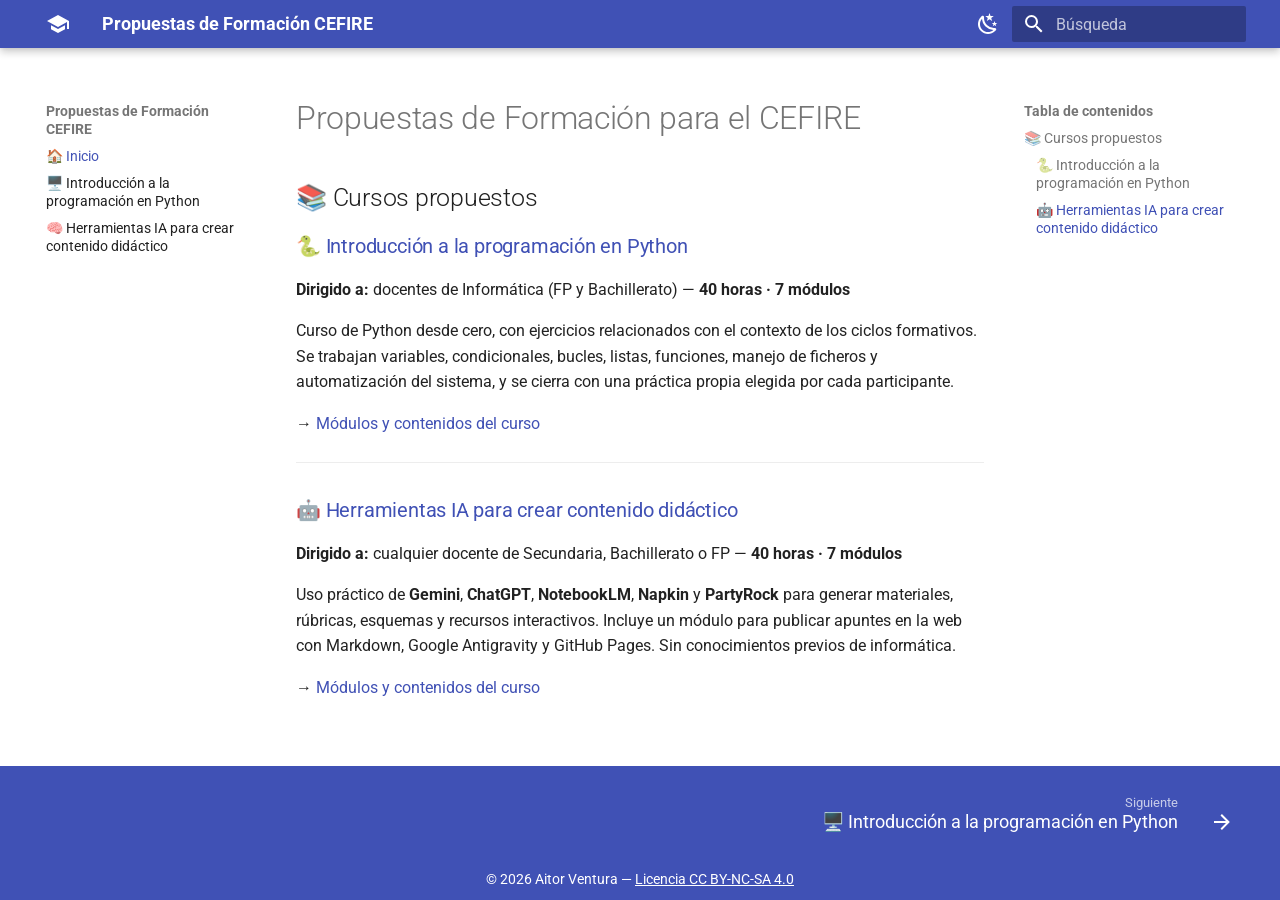
<file: index.html>
<!doctype html>
<html lang="es" class="no-js">
  <head>
    
      <meta charset="utf-8">
      <meta name="viewport" content="width=device-width,initial-scale=1">
      
      
      
      
      
        <link rel="next" href="curso-python/">
      
      
      <link rel="icon" href="assets/images/favicon.png">
      <meta name="generator" content="mkdocs-1.6.1, mkdocs-material-9.6.18">
    
    
      
        <title>Propuestas de Formación CEFIRE</title>
      
    
    
      <link rel="stylesheet" href="assets/stylesheets/main.7e37652d.min.css">
      
        
        <link rel="stylesheet" href="assets/stylesheets/palette.06af60db.min.css">
      
      


    
    
      
    
    
      
        
        
        <link rel="preconnect" href="https://fonts.gstatic.com" crossorigin>
        <link rel="stylesheet" href="https://fonts.googleapis.com/css?family=Roboto:300,300i,400,400i,700,700i%7CRoboto+Mono:400,400i,700,700i&display=fallback">
        <style>:root{--md-text-font:"Roboto";--md-code-font:"Roboto Mono"}</style>
      
    
    
      <link rel="stylesheet" href="css/extra.css">
    
    <script>__md_scope=new URL(".",location),__md_hash=e=>[...e].reduce(((e,_)=>(e<<5)-e+_.charCodeAt(0)),0),__md_get=(e,_=localStorage,t=__md_scope)=>JSON.parse(_.getItem(t.pathname+"."+e)),__md_set=(e,_,t=localStorage,a=__md_scope)=>{try{t.setItem(a.pathname+"."+e,JSON.stringify(_))}catch(e){}}</script>
    
      

    
    
    
  </head>
  
  
    
    
      
    
    
    
    
    <body dir="ltr" data-md-color-scheme="default" data-md-color-primary="indigo" data-md-color-accent="indigo">
  
    
    <input class="md-toggle" data-md-toggle="drawer" type="checkbox" id="__drawer" autocomplete="off">
    <input class="md-toggle" data-md-toggle="search" type="checkbox" id="__search" autocomplete="off">
    <label class="md-overlay" for="__drawer"></label>
    <div data-md-component="skip">
      
        
        <a href="#propuestas-de-formacion-para-el-cefire" class="md-skip">
          Saltar a contenido
        </a>
      
    </div>
    <div data-md-component="announce">
      
    </div>
    
    
      

  

<header class="md-header md-header--shadow" data-md-component="header">
  <nav class="md-header__inner md-grid" aria-label="Cabecera">
    <a href="." title="Propuestas de Formación CEFIRE" class="md-header__button md-logo" aria-label="Propuestas de Formación CEFIRE" data-md-component="logo">
      
  
  <svg xmlns="http://www.w3.org/2000/svg" viewBox="0 0 24 24"><path d="M12 3 1 9l11 6 9-4.91V17h2V9M5 13.18v4L12 21l7-3.82v-4L12 17z"/></svg>

    </a>
    <label class="md-header__button md-icon" for="__drawer">
      
      <svg xmlns="http://www.w3.org/2000/svg" viewBox="0 0 24 24"><path d="M3 6h18v2H3zm0 5h18v2H3zm0 5h18v2H3z"/></svg>
    </label>
    <div class="md-header__title" data-md-component="header-title">
      <div class="md-header__ellipsis">
        <div class="md-header__topic">
          <span class="md-ellipsis">
            Propuestas de Formación CEFIRE
          </span>
        </div>
        <div class="md-header__topic" data-md-component="header-topic">
          <span class="md-ellipsis">
            
              🏠 Inicio
            
          </span>
        </div>
      </div>
    </div>
    
      
        <form class="md-header__option" data-md-component="palette">
  
    
    
    
    <input class="md-option" data-md-color-media="" data-md-color-scheme="default" data-md-color-primary="indigo" data-md-color-accent="indigo"  aria-label="Modo oscuro"  type="radio" name="__palette" id="__palette_0">
    
      <label class="md-header__button md-icon" title="Modo oscuro" for="__palette_1" hidden>
        <svg xmlns="http://www.w3.org/2000/svg" viewBox="0 0 24 24"><path d="m17.75 4.09-2.53 1.94.91 3.06-2.63-1.81-2.63 1.81.91-3.06-2.53-1.94L12.44 4l1.06-3 1.06 3zm3.5 6.91-1.64 1.25.59 1.98-1.7-1.17-1.7 1.17.59-1.98L15.75 11l2.06-.05L18.5 9l.69 1.95zm-2.28 4.95c.83-.08 1.72 1.1 1.19 1.85-.32.45-.66.87-1.08 1.27C15.17 23 8.84 23 4.94 19.07c-3.91-3.9-3.91-10.24 0-14.14.4-.4.82-.76 1.27-1.08.75-.53 1.93.36 1.85 1.19-.27 2.86.69 5.83 2.89 8.02a9.96 9.96 0 0 0 8.02 2.89m-1.64 2.02a12.08 12.08 0 0 1-7.8-3.47c-2.17-2.19-3.33-5-3.49-7.82-2.81 3.14-2.7 7.96.31 10.98 3.02 3.01 7.84 3.12 10.98.31"/></svg>
      </label>
    
  
    
    
    
    <input class="md-option" data-md-color-media="" data-md-color-scheme="slate" data-md-color-primary="indigo" data-md-color-accent="indigo"  aria-label="Modo Claro"  type="radio" name="__palette" id="__palette_1">
    
      <label class="md-header__button md-icon" title="Modo Claro" for="__palette_0" hidden>
        <svg xmlns="http://www.w3.org/2000/svg" viewBox="0 0 24 24"><path d="M12 7a5 5 0 0 1 5 5 5 5 0 0 1-5 5 5 5 0 0 1-5-5 5 5 0 0 1 5-5m0 2a3 3 0 0 0-3 3 3 3 0 0 0 3 3 3 3 0 0 0 3-3 3 3 0 0 0-3-3m0-7 2.39 3.42C13.65 5.15 12.84 5 12 5s-1.65.15-2.39.42zM3.34 7l4.16-.35A7.2 7.2 0 0 0 5.94 8.5c-.44.74-.69 1.5-.83 2.29zm.02 10 1.76-3.77a7.131 7.131 0 0 0 2.38 4.14zM20.65 7l-1.77 3.79a7.02 7.02 0 0 0-2.38-4.15zm-.01 10-4.14.36c.59-.51 1.12-1.14 1.54-1.86.42-.73.69-1.5.83-2.29zM12 22l-2.41-3.44c.74.27 1.55.44 2.41.44.82 0 1.63-.17 2.37-.44z"/></svg>
      </label>
    
  
</form>
      
    
    
      <script>var palette=__md_get("__palette");if(palette&&palette.color){if("(prefers-color-scheme)"===palette.color.media){var media=matchMedia("(prefers-color-scheme: light)"),input=document.querySelector(media.matches?"[data-md-color-media='(prefers-color-scheme: light)']":"[data-md-color-media='(prefers-color-scheme: dark)']");palette.color.media=input.getAttribute("data-md-color-media"),palette.color.scheme=input.getAttribute("data-md-color-scheme"),palette.color.primary=input.getAttribute("data-md-color-primary"),palette.color.accent=input.getAttribute("data-md-color-accent")}for(var[key,value]of Object.entries(palette.color))document.body.setAttribute("data-md-color-"+key,value)}</script>
    
    
    
      
      
        <label class="md-header__button md-icon" for="__search">
          
          <svg xmlns="http://www.w3.org/2000/svg" viewBox="0 0 24 24"><path d="M9.5 3A6.5 6.5 0 0 1 16 9.5c0 1.61-.59 3.09-1.56 4.23l.27.27h.79l5 5-1.5 1.5-5-5v-.79l-.27-.27A6.52 6.52 0 0 1 9.5 16 6.5 6.5 0 0 1 3 9.5 6.5 6.5 0 0 1 9.5 3m0 2C7 5 5 7 5 9.5S7 14 9.5 14 14 12 14 9.5 12 5 9.5 5"/></svg>
        </label>
        <div class="md-search" data-md-component="search" role="dialog">
  <label class="md-search__overlay" for="__search"></label>
  <div class="md-search__inner" role="search">
    <form class="md-search__form" name="search">
      <input type="text" class="md-search__input" name="query" aria-label="Búsqueda" placeholder="Búsqueda" autocapitalize="off" autocorrect="off" autocomplete="off" spellcheck="false" data-md-component="search-query" required>
      <label class="md-search__icon md-icon" for="__search">
        
        <svg xmlns="http://www.w3.org/2000/svg" viewBox="0 0 24 24"><path d="M9.5 3A6.5 6.5 0 0 1 16 9.5c0 1.61-.59 3.09-1.56 4.23l.27.27h.79l5 5-1.5 1.5-5-5v-.79l-.27-.27A6.52 6.52 0 0 1 9.5 16 6.5 6.5 0 0 1 3 9.5 6.5 6.5 0 0 1 9.5 3m0 2C7 5 5 7 5 9.5S7 14 9.5 14 14 12 14 9.5 12 5 9.5 5"/></svg>
        
        <svg xmlns="http://www.w3.org/2000/svg" viewBox="0 0 24 24"><path d="M20 11v2H8l5.5 5.5-1.42 1.42L4.16 12l7.92-7.92L13.5 5.5 8 11z"/></svg>
      </label>
      <nav class="md-search__options" aria-label="Buscar">
        
        <button type="reset" class="md-search__icon md-icon" title="Limpiar" aria-label="Limpiar" tabindex="-1">
          
          <svg xmlns="http://www.w3.org/2000/svg" viewBox="0 0 24 24"><path d="M19 6.41 17.59 5 12 10.59 6.41 5 5 6.41 10.59 12 5 17.59 6.41 19 12 13.41 17.59 19 19 17.59 13.41 12z"/></svg>
        </button>
      </nav>
      
    </form>
    <div class="md-search__output">
      <div class="md-search__scrollwrap" tabindex="0" data-md-scrollfix>
        <div class="md-search-result" data-md-component="search-result">
          <div class="md-search-result__meta">
            Inicializando búsqueda
          </div>
          <ol class="md-search-result__list" role="presentation"></ol>
        </div>
      </div>
    </div>
  </div>
</div>
      
    
    
  </nav>
  
</header>
    
    <div class="md-container" data-md-component="container">
      
      
        
          
        
      
      <main class="md-main" data-md-component="main">
        <div class="md-main__inner md-grid">
          
            
              
              <div class="md-sidebar md-sidebar--primary" data-md-component="sidebar" data-md-type="navigation" >
                <div class="md-sidebar__scrollwrap">
                  <div class="md-sidebar__inner">
                    



<nav class="md-nav md-nav--primary" aria-label="Navegación" data-md-level="0">
  <label class="md-nav__title" for="__drawer">
    <a href="." title="Propuestas de Formación CEFIRE" class="md-nav__button md-logo" aria-label="Propuestas de Formación CEFIRE" data-md-component="logo">
      
  
  <svg xmlns="http://www.w3.org/2000/svg" viewBox="0 0 24 24"><path d="M12 3 1 9l11 6 9-4.91V17h2V9M5 13.18v4L12 21l7-3.82v-4L12 17z"/></svg>

    </a>
    Propuestas de Formación CEFIRE
  </label>
  
  <ul class="md-nav__list" data-md-scrollfix>
    
      
      
  
  
    
  
  
  
    <li class="md-nav__item md-nav__item--active">
      
      <input class="md-nav__toggle md-toggle" type="checkbox" id="__toc">
      
      
        
      
      
        <label class="md-nav__link md-nav__link--active" for="__toc">
          
  
  
  <span class="md-ellipsis">
    🏠 Inicio
    
  </span>
  

          <span class="md-nav__icon md-icon"></span>
        </label>
      
      <a href="." class="md-nav__link md-nav__link--active">
        
  
  
  <span class="md-ellipsis">
    🏠 Inicio
    
  </span>
  

      </a>
      
        

<nav class="md-nav md-nav--secondary" aria-label="Tabla de contenidos">
  
  
  
    
  
  
    <label class="md-nav__title" for="__toc">
      <span class="md-nav__icon md-icon"></span>
      Tabla de contenidos
    </label>
    <ul class="md-nav__list" data-md-component="toc" data-md-scrollfix>
      
        <li class="md-nav__item">
  <a href="#cursos-propuestos" class="md-nav__link">
    <span class="md-ellipsis">
      📚 Cursos propuestos
    </span>
  </a>
  
    <nav class="md-nav" aria-label="📚 Cursos propuestos">
      <ul class="md-nav__list">
        
          <li class="md-nav__item">
  <a href="#introduccion-a-la-programacion-en-python" class="md-nav__link">
    <span class="md-ellipsis">
      🐍 Introducción a la programación en Python
    </span>
  </a>
  
</li>
        
          <li class="md-nav__item">
  <a href="#herramientas-ia-para-crear-contenido-didactico" class="md-nav__link">
    <span class="md-ellipsis">
      🤖 Herramientas IA para crear contenido didáctico
    </span>
  </a>
  
</li>
        
      </ul>
    </nav>
  
</li>
      
    </ul>
  
</nav>
      
    </li>
  

    
      
      
  
  
  
  
    <li class="md-nav__item">
      <a href="curso-python/" class="md-nav__link">
        
  
  
  <span class="md-ellipsis">
    🖥️ Introducción a la programación en Python
    
  </span>
  

      </a>
    </li>
  

    
      
      
  
  
  
  
    <li class="md-nav__item">
      <a href="curso-ia-docente/" class="md-nav__link">
        
  
  
  <span class="md-ellipsis">
    🧠 Herramientas IA para crear contenido didáctico
    
  </span>
  

      </a>
    </li>
  

    
  </ul>
</nav>
                  </div>
                </div>
              </div>
            
            
              
              <div class="md-sidebar md-sidebar--secondary" data-md-component="sidebar" data-md-type="toc" >
                <div class="md-sidebar__scrollwrap">
                  <div class="md-sidebar__inner">
                    

<nav class="md-nav md-nav--secondary" aria-label="Tabla de contenidos">
  
  
  
    
  
  
    <label class="md-nav__title" for="__toc">
      <span class="md-nav__icon md-icon"></span>
      Tabla de contenidos
    </label>
    <ul class="md-nav__list" data-md-component="toc" data-md-scrollfix>
      
        <li class="md-nav__item">
  <a href="#cursos-propuestos" class="md-nav__link">
    <span class="md-ellipsis">
      📚 Cursos propuestos
    </span>
  </a>
  
    <nav class="md-nav" aria-label="📚 Cursos propuestos">
      <ul class="md-nav__list">
        
          <li class="md-nav__item">
  <a href="#introduccion-a-la-programacion-en-python" class="md-nav__link">
    <span class="md-ellipsis">
      🐍 Introducción a la programación en Python
    </span>
  </a>
  
</li>
        
          <li class="md-nav__item">
  <a href="#herramientas-ia-para-crear-contenido-didactico" class="md-nav__link">
    <span class="md-ellipsis">
      🤖 Herramientas IA para crear contenido didáctico
    </span>
  </a>
  
</li>
        
      </ul>
    </nav>
  
</li>
      
    </ul>
  
</nav>
                  </div>
                </div>
              </div>
            
          
          
            <div class="md-content" data-md-component="content">
              <article class="md-content__inner md-typeset">
                
                  



<div><h1 id="propuestas-de-formacion-para-el-cefire">Propuestas de Formación para el CEFIRE<a class="headerlink" href="#propuestas-de-formacion-para-el-cefire" title="Permanent link">¶</a></h1>
<h2 id="cursos-propuestos">📚 Cursos propuestos<a class="headerlink" href="#cursos-propuestos" title="Permanent link">¶</a></h2>
<h3 id="introduccion-a-la-programacion-en-python">🐍 <a href="curso-python/">Introducción a la programación en Python</a><a class="headerlink" href="#introduccion-a-la-programacion-en-python" title="Permanent link">¶</a></h3>
<p><strong>Dirigido a:</strong> docentes de Informática (FP y Bachillerato) — <strong>40 horas · 7 módulos</strong></p>
<p>Curso de Python desde cero, con ejercicios relacionados con el contexto de los ciclos formativos. Se trabajan variables, condicionales, bucles, listas, funciones, manejo de ficheros y automatización del sistema, y se cierra con una práctica propia elegida por cada participante.</p>
<p>→ <a href="curso-python/">Módulos y contenidos del curso</a></p>
<hr>
<h3 id="herramientas-ia-para-crear-contenido-didactico">🤖 <a href="curso-ia-docente/">Herramientas IA para crear contenido didáctico</a><a class="headerlink" href="#herramientas-ia-para-crear-contenido-didactico" title="Permanent link">¶</a></h3>
<p><strong>Dirigido a:</strong> cualquier docente de Secundaria, Bachillerato o FP — <strong>40 horas · 7 módulos</strong></p>
<p>Uso práctico de <strong>Gemini</strong>, <strong>ChatGPT</strong>, <strong>NotebookLM</strong>, <strong>Napkin</strong> y <strong>PartyRock</strong> para generar materiales, rúbricas, esquemas y recursos interactivos. Incluye un módulo para publicar apuntes en la web con Markdown, Google Antigravity y GitHub Pages. Sin conocimientos previos de informática.</p>
<p>→ <a href="curso-ia-docente/">Módulos y contenidos del curso</a></p></div>












                
              </article>
            </div>
          
          
<script>var target=document.getElementById(location.hash.slice(1));target&&target.name&&(target.checked=target.name.startsWith("__tabbed_"))</script>
        </div>
        
          <button type="button" class="md-top md-icon" data-md-component="top" hidden>
  
  <svg xmlns="http://www.w3.org/2000/svg" viewBox="0 0 24 24"><path d="M13 20h-2V8l-5.5 5.5-1.42-1.42L12 4.16l7.92 7.92-1.42 1.42L13 8z"/></svg>
  Volver al principio
</button>
        
      </main>
      
        <footer class="md-footer">
  
    
      
      <nav class="md-footer__inner md-grid" aria-label="Pie" >
        
        
          
          <a href="curso-python/" class="md-footer__link md-footer__link--next" aria-label="Siguiente: 🖥️ Introducción a la programación en Python">
            <div class="md-footer__title">
              <span class="md-footer__direction">
                Siguiente
              </span>
              <div class="md-ellipsis">
                🖥️ Introducción a la programación en Python
              </div>
            </div>
            <div class="md-footer__button md-icon">
              
              <svg xmlns="http://www.w3.org/2000/svg" viewBox="0 0 24 24"><path d="M4 11v2h12l-5.5 5.5 1.42 1.42L19.84 12l-7.92-7.92L10.5 5.5 16 11z"/></svg>
            </div>
          </a>
        
      </nav>
    
  
  <div class="md-footer-meta md-typeset">
    <div class="md-footer-meta__inner md-grid">
      
<p style="margin: 0 auto; text-align: center; font-size: 0.7rem;">
  © 2026 Aitor Ventura — 
  <a href="https://creativecommons.org/licenses/by-nc-sa/4.0/" target="_blank" rel="noopener">
    Licencia CC BY-NC-SA 4.0
  </a>
</p>
      
    </div>
  </div>
</footer>
      
    </div>
    <div class="md-dialog" data-md-component="dialog">
      <div class="md-dialog__inner md-typeset"></div>
    </div>
    
    
    
      
      <script id="__config" type="application/json">{"base": ".", "features": ["navigation.top", "navigation.tracking", "navigation.footer", "content.code.copy", "content.code.select"], "search": "assets/javascripts/workers/search.973d3a69.min.js", "tags": null, "translations": {"clipboard.copied": "Copiado al portapapeles", "clipboard.copy": "Copiar al portapapeles", "search.result.more.one": "1 m\u00e1s en esta p\u00e1gina", "search.result.more.other": "# m\u00e1s en esta p\u00e1gina", "search.result.none": "No se encontraron documentos", "search.result.one": "1 documento encontrado", "search.result.other": "# documentos encontrados", "search.result.placeholder": "Teclee para comenzar b\u00fasqueda", "search.result.term.missing": "Falta", "select.version": "Seleccionar versi\u00f3n"}, "version": null}</script>
    
    
      <script src="assets/javascripts/bundle.92b07e13.min.js"></script>
      
    
  </body>
</html>
</file>
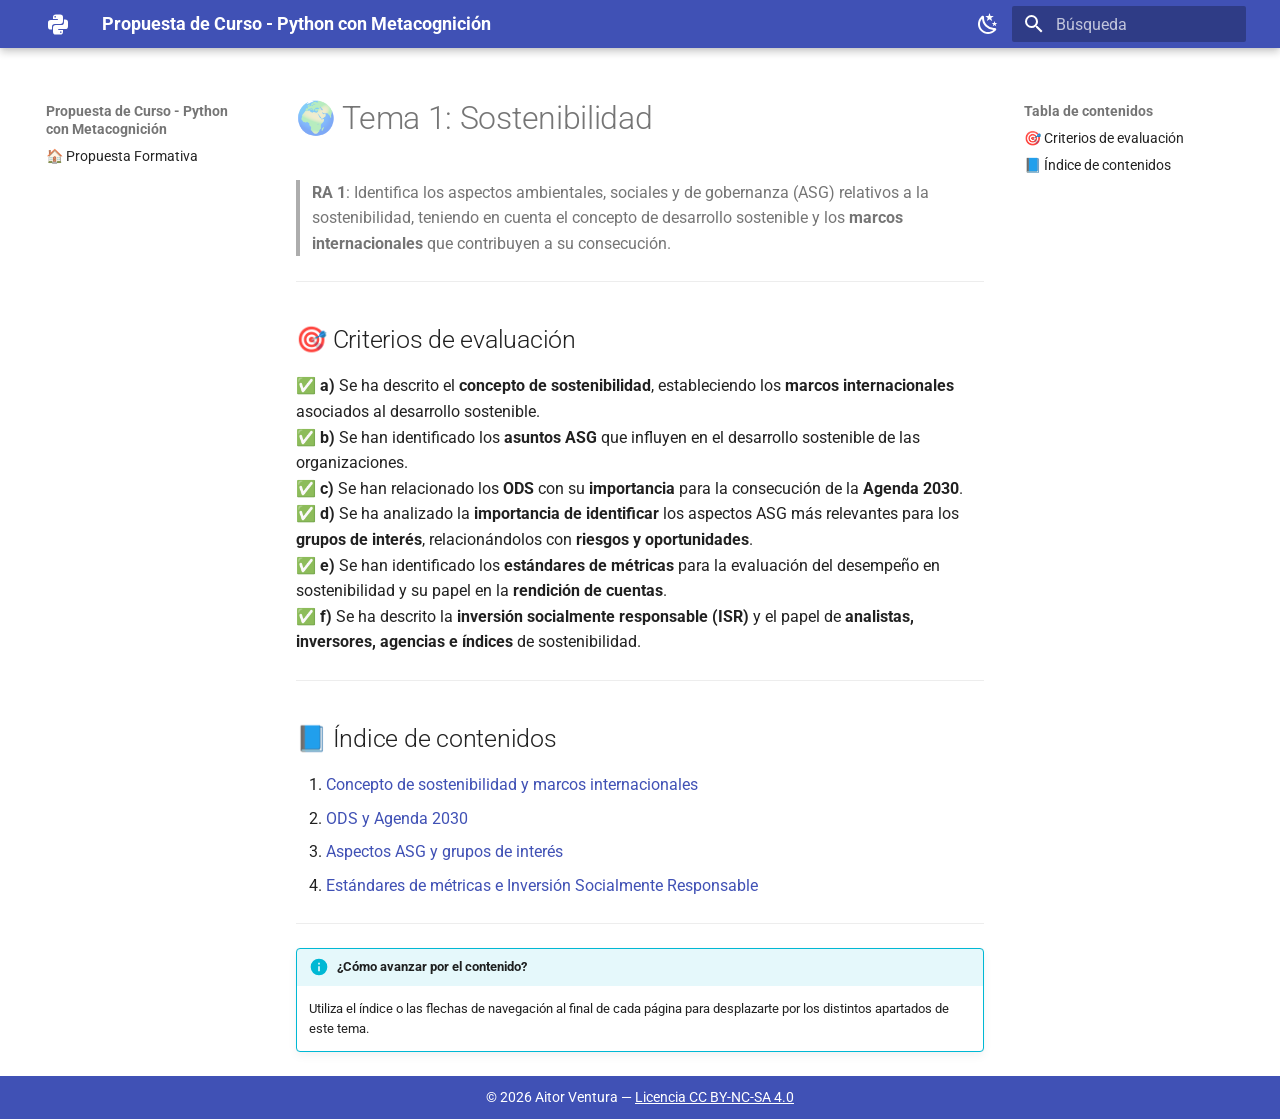
<file: site/tema1/index.html>
<!doctype html>
<html lang="es" class="no-js">
  <head>
    
      <meta charset="utf-8">
      <meta name="viewport" content="width=device-width,initial-scale=1">
      
      
      
      
      
      
      <link rel="icon" href="../assets/images/favicon.png">
      <meta name="generator" content="mkdocs-1.6.1, mkdocs-material-9.6.18">
    
    
      
        <title>🌍 Tema 1: Sostenibilidad - Propuesta de Curso - Python con Metacognición</title>
      
    
    
      <link rel="stylesheet" href="../assets/stylesheets/main.7e37652d.min.css">
      
        
        <link rel="stylesheet" href="../assets/stylesheets/palette.06af60db.min.css">
      
      


    
    
      
    
    
      
        
        
        <link rel="preconnect" href="https://fonts.gstatic.com" crossorigin>
        <link rel="stylesheet" href="https://fonts.googleapis.com/css?family=Roboto:300,300i,400,400i,700,700i%7CRoboto+Mono:400,400i,700,700i&display=fallback">
        <style>:root{--md-text-font:"Roboto";--md-code-font:"Roboto Mono"}</style>
      
    
    
      <link rel="stylesheet" href="../css/extra.css">
    
    <script>__md_scope=new URL("..",location),__md_hash=e=>[...e].reduce(((e,_)=>(e<<5)-e+_.charCodeAt(0)),0),__md_get=(e,_=localStorage,t=__md_scope)=>JSON.parse(_.getItem(t.pathname+"."+e)),__md_set=(e,_,t=localStorage,a=__md_scope)=>{try{t.setItem(a.pathname+"."+e,JSON.stringify(_))}catch(e){}}</script>
    
      

    
    
    
  </head>
  
  
    
    
      
    
    
    
    
    <body dir="ltr" data-md-color-scheme="default" data-md-color-primary="indigo" data-md-color-accent="indigo">
  
    
    <input class="md-toggle" data-md-toggle="drawer" type="checkbox" id="__drawer" autocomplete="off">
    <input class="md-toggle" data-md-toggle="search" type="checkbox" id="__search" autocomplete="off">
    <label class="md-overlay" for="__drawer"></label>
    <div data-md-component="skip">
      
        
        <a href="#tema-1-sostenibilidad" class="md-skip">
          Saltar a contenido
        </a>
      
    </div>
    <div data-md-component="announce">
      
    </div>
    
    
      

  

<header class="md-header md-header--shadow" data-md-component="header">
  <nav class="md-header__inner md-grid" aria-label="Cabecera">
    <a href=".." title="Propuesta de Curso - Python con Metacognición" class="md-header__button md-logo" aria-label="Propuesta de Curso - Python con Metacognición" data-md-component="logo">
      
  
  <svg xmlns="http://www.w3.org/2000/svg" viewBox="0 0 24 24"><path d="M19.14 7.5A2.86 2.86 0 0 1 22 10.36v3.78A2.86 2.86 0 0 1 19.14 17H12c0 .39.32.96.71.96H17v1.68a2.86 2.86 0 0 1-2.86 2.86H9.86A2.86 2.86 0 0 1 7 19.64v-3.75a2.85 2.85 0 0 1 2.86-2.85h5.25a2.85 2.85 0 0 0 2.85-2.86V7.5zm-4.28 11.79c-.4 0-.72.3-.72.89s.32.71.72.71a.71.71 0 0 0 .71-.71c0-.59-.32-.89-.71-.89m-10-1.79A2.86 2.86 0 0 1 2 14.64v-3.78A2.86 2.86 0 0 1 4.86 8H12c0-.39-.32-.96-.71-.96H7V5.36A2.86 2.86 0 0 1 9.86 2.5h4.28A2.86 2.86 0 0 1 17 5.36v3.75a2.85 2.85 0 0 1-2.86 2.85H8.89a2.85 2.85 0 0 0-2.85 2.86v2.68zM9.14 5.71c.4 0 .72-.3.72-.89s-.32-.71-.72-.71c-.39 0-.71.12-.71.71s.32.89.71.89"/></svg>

    </a>
    <label class="md-header__button md-icon" for="__drawer">
      
      <svg xmlns="http://www.w3.org/2000/svg" viewBox="0 0 24 24"><path d="M3 6h18v2H3zm0 5h18v2H3zm0 5h18v2H3z"/></svg>
    </label>
    <div class="md-header__title" data-md-component="header-title">
      <div class="md-header__ellipsis">
        <div class="md-header__topic">
          <span class="md-ellipsis">
            Propuesta de Curso - Python con Metacognición
          </span>
        </div>
        <div class="md-header__topic" data-md-component="header-topic">
          <span class="md-ellipsis">
            
              🌍 Tema 1: Sostenibilidad
            
          </span>
        </div>
      </div>
    </div>
    
      
        <form class="md-header__option" data-md-component="palette">
  
    
    
    
    <input class="md-option" data-md-color-media="" data-md-color-scheme="default" data-md-color-primary="indigo" data-md-color-accent="indigo"  aria-label="Modo oscuro"  type="radio" name="__palette" id="__palette_0">
    
      <label class="md-header__button md-icon" title="Modo oscuro" for="__palette_1" hidden>
        <svg xmlns="http://www.w3.org/2000/svg" viewBox="0 0 24 24"><path d="m17.75 4.09-2.53 1.94.91 3.06-2.63-1.81-2.63 1.81.91-3.06-2.53-1.94L12.44 4l1.06-3 1.06 3zm3.5 6.91-1.64 1.25.59 1.98-1.7-1.17-1.7 1.17.59-1.98L15.75 11l2.06-.05L18.5 9l.69 1.95zm-2.28 4.95c.83-.08 1.72 1.1 1.19 1.85-.32.45-.66.87-1.08 1.27C15.17 23 8.84 23 4.94 19.07c-3.91-3.9-3.91-10.24 0-14.14.4-.4.82-.76 1.27-1.08.75-.53 1.93.36 1.85 1.19-.27 2.86.69 5.83 2.89 8.02a9.96 9.96 0 0 0 8.02 2.89m-1.64 2.02a12.08 12.08 0 0 1-7.8-3.47c-2.17-2.19-3.33-5-3.49-7.82-2.81 3.14-2.7 7.96.31 10.98 3.02 3.01 7.84 3.12 10.98.31"/></svg>
      </label>
    
  
    
    
    
    <input class="md-option" data-md-color-media="" data-md-color-scheme="slate" data-md-color-primary="indigo" data-md-color-accent="indigo"  aria-label="Modo Claro"  type="radio" name="__palette" id="__palette_1">
    
      <label class="md-header__button md-icon" title="Modo Claro" for="__palette_0" hidden>
        <svg xmlns="http://www.w3.org/2000/svg" viewBox="0 0 24 24"><path d="M12 7a5 5 0 0 1 5 5 5 5 0 0 1-5 5 5 5 0 0 1-5-5 5 5 0 0 1 5-5m0 2a3 3 0 0 0-3 3 3 3 0 0 0 3 3 3 3 0 0 0 3-3 3 3 0 0 0-3-3m0-7 2.39 3.42C13.65 5.15 12.84 5 12 5s-1.65.15-2.39.42zM3.34 7l4.16-.35A7.2 7.2 0 0 0 5.94 8.5c-.44.74-.69 1.5-.83 2.29zm.02 10 1.76-3.77a7.131 7.131 0 0 0 2.38 4.14zM20.65 7l-1.77 3.79a7.02 7.02 0 0 0-2.38-4.15zm-.01 10-4.14.36c.59-.51 1.12-1.14 1.54-1.86.42-.73.69-1.5.83-2.29zM12 22l-2.41-3.44c.74.27 1.55.44 2.41.44.82 0 1.63-.17 2.37-.44z"/></svg>
      </label>
    
  
</form>
      
    
    
      <script>var palette=__md_get("__palette");if(palette&&palette.color){if("(prefers-color-scheme)"===palette.color.media){var media=matchMedia("(prefers-color-scheme: light)"),input=document.querySelector(media.matches?"[data-md-color-media='(prefers-color-scheme: light)']":"[data-md-color-media='(prefers-color-scheme: dark)']");palette.color.media=input.getAttribute("data-md-color-media"),palette.color.scheme=input.getAttribute("data-md-color-scheme"),palette.color.primary=input.getAttribute("data-md-color-primary"),palette.color.accent=input.getAttribute("data-md-color-accent")}for(var[key,value]of Object.entries(palette.color))document.body.setAttribute("data-md-color-"+key,value)}</script>
    
    
    
      
      
        <label class="md-header__button md-icon" for="__search">
          
          <svg xmlns="http://www.w3.org/2000/svg" viewBox="0 0 24 24"><path d="M9.5 3A6.5 6.5 0 0 1 16 9.5c0 1.61-.59 3.09-1.56 4.23l.27.27h.79l5 5-1.5 1.5-5-5v-.79l-.27-.27A6.52 6.52 0 0 1 9.5 16 6.5 6.5 0 0 1 3 9.5 6.5 6.5 0 0 1 9.5 3m0 2C7 5 5 7 5 9.5S7 14 9.5 14 14 12 14 9.5 12 5 9.5 5"/></svg>
        </label>
        <div class="md-search" data-md-component="search" role="dialog">
  <label class="md-search__overlay" for="__search"></label>
  <div class="md-search__inner" role="search">
    <form class="md-search__form" name="search">
      <input type="text" class="md-search__input" name="query" aria-label="Búsqueda" placeholder="Búsqueda" autocapitalize="off" autocorrect="off" autocomplete="off" spellcheck="false" data-md-component="search-query" required>
      <label class="md-search__icon md-icon" for="__search">
        
        <svg xmlns="http://www.w3.org/2000/svg" viewBox="0 0 24 24"><path d="M9.5 3A6.5 6.5 0 0 1 16 9.5c0 1.61-.59 3.09-1.56 4.23l.27.27h.79l5 5-1.5 1.5-5-5v-.79l-.27-.27A6.52 6.52 0 0 1 9.5 16 6.5 6.5 0 0 1 3 9.5 6.5 6.5 0 0 1 9.5 3m0 2C7 5 5 7 5 9.5S7 14 9.5 14 14 12 14 9.5 12 5 9.5 5"/></svg>
        
        <svg xmlns="http://www.w3.org/2000/svg" viewBox="0 0 24 24"><path d="M20 11v2H8l5.5 5.5-1.42 1.42L4.16 12l7.92-7.92L13.5 5.5 8 11z"/></svg>
      </label>
      <nav class="md-search__options" aria-label="Buscar">
        
        <button type="reset" class="md-search__icon md-icon" title="Limpiar" aria-label="Limpiar" tabindex="-1">
          
          <svg xmlns="http://www.w3.org/2000/svg" viewBox="0 0 24 24"><path d="M19 6.41 17.59 5 12 10.59 6.41 5 5 6.41 10.59 12 5 17.59 6.41 19 12 13.41 17.59 19 19 17.59 13.41 12z"/></svg>
        </button>
      </nav>
      
    </form>
    <div class="md-search__output">
      <div class="md-search__scrollwrap" tabindex="0" data-md-scrollfix>
        <div class="md-search-result" data-md-component="search-result">
          <div class="md-search-result__meta">
            Inicializando búsqueda
          </div>
          <ol class="md-search-result__list" role="presentation"></ol>
        </div>
      </div>
    </div>
  </div>
</div>
      
    
    
  </nav>
  
</header>
    
    <div class="md-container" data-md-component="container">
      
      
        
          
        
      
      <main class="md-main" data-md-component="main">
        <div class="md-main__inner md-grid">
          
            
              
              <div class="md-sidebar md-sidebar--primary" data-md-component="sidebar" data-md-type="navigation" >
                <div class="md-sidebar__scrollwrap">
                  <div class="md-sidebar__inner">
                    



<nav class="md-nav md-nav--primary" aria-label="Navegación" data-md-level="0">
  <label class="md-nav__title" for="__drawer">
    <a href=".." title="Propuesta de Curso - Python con Metacognición" class="md-nav__button md-logo" aria-label="Propuesta de Curso - Python con Metacognición" data-md-component="logo">
      
  
  <svg xmlns="http://www.w3.org/2000/svg" viewBox="0 0 24 24"><path d="M19.14 7.5A2.86 2.86 0 0 1 22 10.36v3.78A2.86 2.86 0 0 1 19.14 17H12c0 .39.32.96.71.96H17v1.68a2.86 2.86 0 0 1-2.86 2.86H9.86A2.86 2.86 0 0 1 7 19.64v-3.75a2.85 2.85 0 0 1 2.86-2.85h5.25a2.85 2.85 0 0 0 2.85-2.86V7.5zm-4.28 11.79c-.4 0-.72.3-.72.89s.32.71.72.71a.71.71 0 0 0 .71-.71c0-.59-.32-.89-.71-.89m-10-1.79A2.86 2.86 0 0 1 2 14.64v-3.78A2.86 2.86 0 0 1 4.86 8H12c0-.39-.32-.96-.71-.96H7V5.36A2.86 2.86 0 0 1 9.86 2.5h4.28A2.86 2.86 0 0 1 17 5.36v3.75a2.85 2.85 0 0 1-2.86 2.85H8.89a2.85 2.85 0 0 0-2.85 2.86v2.68zM9.14 5.71c.4 0 .72-.3.72-.89s-.32-.71-.72-.71c-.39 0-.71.12-.71.71s.32.89.71.89"/></svg>

    </a>
    Propuesta de Curso - Python con Metacognición
  </label>
  
  <ul class="md-nav__list" data-md-scrollfix>
    
      
      
  
  
  
  
    <li class="md-nav__item">
      <a href=".." class="md-nav__link">
        
  
  
  <span class="md-ellipsis">
    🏠 Propuesta Formativa
    
  </span>
  

      </a>
    </li>
  

    
  </ul>
</nav>
                  </div>
                </div>
              </div>
            
            
              
              <div class="md-sidebar md-sidebar--secondary" data-md-component="sidebar" data-md-type="toc" >
                <div class="md-sidebar__scrollwrap">
                  <div class="md-sidebar__inner">
                    

<nav class="md-nav md-nav--secondary" aria-label="Tabla de contenidos">
  
  
  
    
  
  
    <label class="md-nav__title" for="__toc">
      <span class="md-nav__icon md-icon"></span>
      Tabla de contenidos
    </label>
    <ul class="md-nav__list" data-md-component="toc" data-md-scrollfix>
      
        <li class="md-nav__item">
  <a href="#criterios-de-evaluacion" class="md-nav__link">
    <span class="md-ellipsis">
      🎯 Criterios de evaluación
    </span>
  </a>
  
</li>
      
        <li class="md-nav__item">
  <a href="#indice-de-contenidos" class="md-nav__link">
    <span class="md-ellipsis">
      📘 Índice de contenidos
    </span>
  </a>
  
</li>
      
    </ul>
  
</nav>
                  </div>
                </div>
              </div>
            
          
          
            <div class="md-content" data-md-component="content">
              <article class="md-content__inner md-typeset">
                
                  



<div><h1 id="tema-1-sostenibilidad">🌍 Tema 1: Sostenibilidad<a class="headerlink" href="#tema-1-sostenibilidad" title="Permanent link">¶</a></h1>
<blockquote>
<p><strong>RA 1</strong>: Identifica los aspectos ambientales, sociales y de gobernanza (ASG) relativos a la sostenibilidad, teniendo en cuenta el concepto de desarrollo sostenible y los <strong>marcos internacionales</strong> que contribuyen a su consecución.</p>
</blockquote>
<hr>
<h2 id="criterios-de-evaluacion">🎯 Criterios de evaluación<a class="headerlink" href="#criterios-de-evaluacion" title="Permanent link">¶</a></h2>
<p>✅ <strong>a)</strong> Se ha descrito el <strong>concepto de sostenibilidad</strong>, estableciendo los <strong>marcos internacionales</strong> asociados al desarrollo sostenible.<br>
✅ <strong>b)</strong> Se han identificado los <strong>asuntos ASG</strong> que influyen en el desarrollo sostenible de las organizaciones.<br>
✅ <strong>c)</strong> Se han relacionado los <strong>ODS</strong> con su <strong>importancia</strong> para la consecución de la <strong>Agenda 2030</strong>.<br>
✅ <strong>d)</strong> Se ha analizado la <strong>importancia de identificar</strong> los aspectos ASG más relevantes para los <strong>grupos de interés</strong>, relacionándolos con <strong>riesgos y oportunidades</strong>.<br>
✅ <strong>e)</strong> Se han identificado los <strong>estándares de métricas</strong> para la evaluación del desempeño en sostenibilidad y su papel en la <strong>rendición de cuentas</strong>.<br>
✅ <strong>f)</strong> Se ha descrito la <strong>inversión socialmente responsable (ISR)</strong> y el papel de <strong>analistas, inversores, agencias e índices</strong> de sostenibilidad.</p>
<hr>
<h2 id="indice-de-contenidos">📘 Índice de contenidos<a class="headerlink" href="#indice-de-contenidos" title="Permanent link">¶</a></h2>
<ol>
<li><a href="sesion-01/">Concepto de sostenibilidad y marcos internacionales</a>  </li>
<li><a href="sesion-02/">ODS y Agenda 2030</a>  </li>
<li><a href="sesion-03.md">Aspectos ASG y grupos de interés</a>  </li>
<li><a href="sesion-04.md">Estándares de métricas e Inversión Socialmente Responsable</a></li>
</ol>
<hr>
<div class="admonition info">
<p class="admonition-title">¿Cómo avanzar por el contenido?</p>
<p>Utiliza el índice o las flechas de navegación al final de cada página para desplazarte por los distintos apartados de este tema. </p>
</div></div>












                
              </article>
            </div>
          
          
<script>var target=document.getElementById(location.hash.slice(1));target&&target.name&&(target.checked=target.name.startsWith("__tabbed_"))</script>
        </div>
        
          <button type="button" class="md-top md-icon" data-md-component="top" hidden>
  
  <svg xmlns="http://www.w3.org/2000/svg" viewBox="0 0 24 24"><path d="M13 20h-2V8l-5.5 5.5-1.42-1.42L12 4.16l7.92 7.92-1.42 1.42L13 8z"/></svg>
  Volver al principio
</button>
        
      </main>
      
        <footer class="md-footer">
  
    
  
  <div class="md-footer-meta md-typeset">
    <div class="md-footer-meta__inner md-grid">
      
<p style="margin: 0 auto; text-align: center; font-size: 0.7rem;">
  © 2026 Aitor Ventura — 
  <a href="https://creativecommons.org/licenses/by-nc-sa/4.0/" target="_blank" rel="noopener">
    Licencia CC BY-NC-SA 4.0
  </a>
</p>
      
    </div>
  </div>
</footer>
      
    </div>
    <div class="md-dialog" data-md-component="dialog">
      <div class="md-dialog__inner md-typeset"></div>
    </div>
    
    
    
      
      <script id="__config" type="application/json">{"base": "..", "features": ["navigation.top", "navigation.tracking", "navigation.footer", "content.code.copy", "content.code.select"], "search": "../assets/javascripts/workers/search.973d3a69.min.js", "tags": null, "translations": {"clipboard.copied": "Copiado al portapapeles", "clipboard.copy": "Copiar al portapapeles", "search.result.more.one": "1 m\u00e1s en esta p\u00e1gina", "search.result.more.other": "# m\u00e1s en esta p\u00e1gina", "search.result.none": "No se encontraron documentos", "search.result.one": "1 documento encontrado", "search.result.other": "# documentos encontrados", "search.result.placeholder": "Teclee para comenzar b\u00fasqueda", "search.result.term.missing": "Falta", "select.version": "Seleccionar versi\u00f3n"}, "version": null}</script>
    
    
      <script src="../assets/javascripts/bundle.92b07e13.min.js"></script>
      
    
  </body>
</html>
</file>
<file: css/extra.css>
/* Fondo del footer igual a la cabecera según el modo (claro/oscuro) */
.md-footer,
.md-footer-meta {
  background-color: var(--md-primary-fg-color) !important;
}

[data-md-color-scheme="slate"] .md-footer,
[data-md-color-scheme="slate"] .md-footer-meta {
  background-color: var(--md-default-bg-color) !important;
  border-top: 1px solid rgba(255, 255, 255, 0.05); /* Sutil separación visual */
}

/* Cambiar el color del texto dentro del footer */
.md-footer,
.md-footer__link,
.md-footer__direction {
  color: var(--md-primary-bg-color, #ffffff) !important;
}

[data-md-color-scheme="slate"] .md-footer,
[data-md-color-scheme="slate"] .md-footer__link,
[data-md-color-scheme="slate"] .md-footer__direction {
  color: var(--md-default-fg-color) !important;
}

.md-footer-meta__inner {
  max-width: 100% !important;
  padding: 0.5rem 1rem;
  text-align: center;
  font-size: 0.7rem;
  color: white !important;
  background-color: inherit !important; /* mantiene el mismo fondo */
}

.md-footer-meta__inner a {
  color: white !important;
  text-decoration: underline;
}

.md-footer-meta__inner a:hover {
  color: #b2dfdb !important;
}


/* Tabs coloreadas (funciona con pymdownx.tabbed con y sin alternate_style) */
.md-typeset .tabs-colored .tabbed-set .tabbed-labels > label,
.md-typeset .tabs-colored .tabbed-set > label{
  box-shadow:none!important;
  border-radius:.35rem .35rem 0 0!important;
  margin-right:.15rem!important;
}

/* Base (no activo) */
.md-typeset .tabs-colored .tabbed-set .tabbed-labels > label:nth-of-type(1),
.md-typeset .tabs-colored .tabbed-set > label:nth-of-type(1){
  background:#dbeafe!important;  /* azul claro */
  color:#1e3a8a!important;
}
.md-typeset .tabs-colored .tabbed-set .tabbed-labels > label:nth-of-type(2),
.md-typeset .tabs-colored .tabbed-set > label:nth-of-type(2){
  background:#d9ffef!important;  /* ámbar claro */
  color:#388c68!important;
}
.md-typeset .tabs-colored .tabbed-set .tabbed-labels > label:nth-of-type(3),
.md-typeset .tabs-colored .tabbed-set > label:nth-of-type(3){
  background:#f9ceff!important;  /* ámbar claro */
  color:#55165e!important;
}

/* Activo (alternate_style) */
.md-typeset .tabs-colored .tabbed-set.tabbed-alternate > input:nth-of-type(1):checked ~ .tabbed-labels > label:nth-of-type(1){
  background:#3b82f6!important; color:#fff!important;
}
.md-typeset .tabs-colored .tabbed-set.tabbed-alternate > input:nth-of-type(2):checked ~ .tabbed-labels > label:nth-of-type(2){
  background:#50C878!important; color:#fff!important;
}

.md-typeset .tabs-colored .tabbed-set.tabbed-alternate > input:nth-of-type(3):checked ~ .tabbed-labels > label:nth-of-type(3){
  background:#791f87!important; color:#fff!important;
}

/* Activo (sin alternate_style) */
.md-typeset .tabs-colored .tabbed-set > input:nth-of-type(1):checked + label{
  background:#3b82f6!important; color:#fff!important;
}
.md-typeset .tabs-colored .tabbed-set > input:nth-of-type(2):checked + label{
  background:#10b981!important; color:#fff!important;
}
.md-typeset .tabs-colored .tabbed-set > input:nth-of-type(3):checked + label{
  background:#791f87!important; color:#fff!important;
}

/* Borde superior del contenido activo */
.md-typeset .tabs-colored .tabbed-set > input:checked + label + .tabbed-content,
.md-typeset .tabs-colored .tabbed-set.tabbed-alternate > input:checked ~ .tabbed-content{
  border-top:2px solid currentColor!important;
}

/* Oculta ambos por defecto */
.only-light, .only-dark {
  display: none;
}

/* Muestra la imagen en modo claro */
[data-md-color-scheme="default"] .only-light {
  display: block;
}

/* Muestra la imagen en modo oscuro */
[data-md-color-scheme="slate"] .only-dark {
  display: block;
}


:root{
  --shot-accent: #1abc9c;   /* turquesa */
  --shot-ring: 1px;         /* grosor del anillo (puedes 0.75px si quieres aún más fino) */
  --shot-radius: 12px;      /* redondeo sutil */
}

/* Aplica en el contenido (Material for MkDocs) */
.md-typeset img:not(.no-ring){
  display:block;
  margin:12px auto;
  max-width:100%;
  border-radius: var(--shot-radius);
  box-shadow:
    0 0 0 var(--shot-ring) var(--shot-accent),   /* anillo turquesa */
    0 8px 20px rgba(0,0,0,.06);                  /* sombra suave */
}

/* Opcional: ajusta sombra en modo oscuro */
[data-md-color-scheme="slate"] .md-typeset img:not(.no-ring){
  box-shadow:
    0 0 0 var(--shot-ring) var(--shot-accent),
    0 8px 20px rgba(0,0,0,.24);
}
</file>
<file: site/css/extra.css>
/* Fondo del footer igual a la cabecera según el modo (claro/oscuro) */
.md-footer,
.md-footer-meta {
  background-color: var(--md-primary-fg-color) !important;
}

[data-md-color-scheme="slate"] .md-footer,
[data-md-color-scheme="slate"] .md-footer-meta {
  background-color: var(--md-default-bg-color) !important;
  border-top: 1px solid rgba(255, 255, 255, 0.05); /* Sutil separación visual */
}

/* Cambiar el color del texto dentro del footer */
.md-footer,
.md-footer__link,
.md-footer__direction {
  color: var(--md-primary-bg-color, #ffffff) !important;
}

[data-md-color-scheme="slate"] .md-footer,
[data-md-color-scheme="slate"] .md-footer__link,
[data-md-color-scheme="slate"] .md-footer__direction {
  color: var(--md-default-fg-color) !important;
}

.md-footer-meta__inner {
  max-width: 100% !important;
  padding: 0.5rem 1rem;
  text-align: center;
  font-size: 0.7rem;
  color: white !important;
  background-color: inherit !important; /* mantiene el mismo fondo */
}

.md-footer-meta__inner a {
  color: white !important;
  text-decoration: underline;
}

.md-footer-meta__inner a:hover {
  color: #b2dfdb !important;
}


/* Tabs coloreadas (funciona con pymdownx.tabbed con y sin alternate_style) */
.md-typeset .tabs-colored .tabbed-set .tabbed-labels > label,
.md-typeset .tabs-colored .tabbed-set > label{
  box-shadow:none!important;
  border-radius:.35rem .35rem 0 0!important;
  margin-right:.15rem!important;
}

/* Base (no activo) */
.md-typeset .tabs-colored .tabbed-set .tabbed-labels > label:nth-of-type(1),
.md-typeset .tabs-colored .tabbed-set > label:nth-of-type(1){
  background:#dbeafe!important;  /* azul claro */
  color:#1e3a8a!important;
}
.md-typeset .tabs-colored .tabbed-set .tabbed-labels > label:nth-of-type(2),
.md-typeset .tabs-colored .tabbed-set > label:nth-of-type(2){
  background:#d9ffef!important;  /* ámbar claro */
  color:#388c68!important;
}
.md-typeset .tabs-colored .tabbed-set .tabbed-labels > label:nth-of-type(3),
.md-typeset .tabs-colored .tabbed-set > label:nth-of-type(3){
  background:#f9ceff!important;  /* ámbar claro */
  color:#55165e!important;
}

/* Activo (alternate_style) */
.md-typeset .tabs-colored .tabbed-set.tabbed-alternate > input:nth-of-type(1):checked ~ .tabbed-labels > label:nth-of-type(1){
  background:#3b82f6!important; color:#fff!important;
}
.md-typeset .tabs-colored .tabbed-set.tabbed-alternate > input:nth-of-type(2):checked ~ .tabbed-labels > label:nth-of-type(2){
  background:#50C878!important; color:#fff!important;
}

.md-typeset .tabs-colored .tabbed-set.tabbed-alternate > input:nth-of-type(3):checked ~ .tabbed-labels > label:nth-of-type(3){
  background:#791f87!important; color:#fff!important;
}

/* Activo (sin alternate_style) */
.md-typeset .tabs-colored .tabbed-set > input:nth-of-type(1):checked + label{
  background:#3b82f6!important; color:#fff!important;
}
.md-typeset .tabs-colored .tabbed-set > input:nth-of-type(2):checked + label{
  background:#10b981!important; color:#fff!important;
}
.md-typeset .tabs-colored .tabbed-set > input:nth-of-type(3):checked + label{
  background:#791f87!important; color:#fff!important;
}

/* Borde superior del contenido activo */
.md-typeset .tabs-colored .tabbed-set > input:checked + label + .tabbed-content,
.md-typeset .tabs-colored .tabbed-set.tabbed-alternate > input:checked ~ .tabbed-content{
  border-top:2px solid currentColor!important;
}

/* Oculta ambos por defecto */
.only-light, .only-dark {
  display: none;
}

/* Muestra la imagen en modo claro */
[data-md-color-scheme="default"] .only-light {
  display: block;
}

/* Muestra la imagen en modo oscuro */
[data-md-color-scheme="slate"] .only-dark {
  display: block;
}


:root{
  --shot-accent: #1abc9c;   /* turquesa */
  --shot-ring: 1px;         /* grosor del anillo (puedes 0.75px si quieres aún más fino) */
  --shot-radius: 12px;      /* redondeo sutil */
}

/* Aplica en el contenido (Material for MkDocs) */
.md-typeset img:not(.no-ring){
  display:block;
  margin:12px auto;
  max-width:100%;
  border-radius: var(--shot-radius);
  box-shadow:
    0 0 0 var(--shot-ring) var(--shot-accent),   /* anillo turquesa */
    0 8px 20px rgba(0,0,0,.06);                  /* sombra suave */
}

/* Opcional: ajusta sombra en modo oscuro */
[data-md-color-scheme="slate"] .md-typeset img:not(.no-ring){
  box-shadow:
    0 0 0 var(--shot-ring) var(--shot-accent),
    0 8px 20px rgba(0,0,0,.24);
}
</file>
<file: assets/stylesheets/main.7e37652d.min.css>
@charset "UTF-8";html{-webkit-text-size-adjust:none;-moz-text-size-adjust:none;text-size-adjust:none;box-sizing:border-box}*,:after,:before{box-sizing:inherit}@media (prefers-reduced-motion){*,:after,:before{transition:none!important}}body{margin:0}a,button,input,label{-webkit-tap-highlight-color:transparent}a{color:inherit;text-decoration:none}hr{border:0;box-sizing:initial;display:block;height:.05rem;overflow:visible;padding:0}small{font-size:80%}sub,sup{line-height:1em}img{border-style:none}table{border-collapse:initial;border-spacing:0}td,th{font-weight:400;vertical-align:top}button{background:#0000;border:0;font-family:inherit;font-size:inherit;margin:0;padding:0}input{border:0;outline:none}:root{--md-primary-fg-color:#4051b5;--md-primary-fg-color--light:#5d6cc0;--md-primary-fg-color--dark:#303fa1;--md-primary-bg-color:#fff;--md-primary-bg-color--light:#ffffffb3;--md-accent-fg-color:#526cfe;--md-accent-fg-color--transparent:#526cfe1a;--md-accent-bg-color:#fff;--md-accent-bg-color--light:#ffffffb3}[data-md-color-scheme=default]{color-scheme:light}[data-md-color-scheme=default] img[src$="#gh-dark-mode-only"],[data-md-color-scheme=default] img[src$="#only-dark"]{display:none}:root,[data-md-color-scheme=default]{--md-hue:225deg;--md-default-fg-color:#000000de;--md-default-fg-color--light:#0000008a;--md-default-fg-color--lighter:#00000052;--md-default-fg-color--lightest:#00000012;--md-default-bg-color:#fff;--md-default-bg-color--light:#ffffffb3;--md-default-bg-color--lighter:#ffffff4d;--md-default-bg-color--lightest:#ffffff1f;--md-code-fg-color:#36464e;--md-code-bg-color:#f5f5f5;--md-code-hl-color:#4287ff;--md-code-hl-color--light:#4287ff1a;--md-code-hl-number-color:#d52a2a;--md-code-hl-special-color:#db1457;--md-code-hl-function-color:#a846b9;--md-code-hl-constant-color:#6e59d9;--md-code-hl-keyword-color:#3f6ec6;--md-code-hl-string-color:#1c7d4d;--md-code-hl-name-color:var(--md-code-fg-color);--md-code-hl-operator-color:var(--md-default-fg-color--light);--md-code-hl-punctuation-color:var(--md-default-fg-color--light);--md-code-hl-comment-color:var(--md-default-fg-color--light);--md-code-hl-generic-color:var(--md-default-fg-color--light);--md-code-hl-variable-color:var(--md-default-fg-color--light);--md-typeset-color:var(--md-default-fg-color);--md-typeset-a-color:var(--md-primary-fg-color);--md-typeset-del-color:#f5503d26;--md-typeset-ins-color:#0bd57026;--md-typeset-kbd-color:#fafafa;--md-typeset-kbd-accent-color:#fff;--md-typeset-kbd-border-color:#b8b8b8;--md-typeset-mark-color:#ffff0080;--md-typeset-table-color:#0000001f;--md-typeset-table-color--light:rgba(0,0,0,.035);--md-admonition-fg-color:var(--md-default-fg-color);--md-admonition-bg-color:var(--md-default-bg-color);--md-warning-fg-color:#000000de;--md-warning-bg-color:#ff9;--md-footer-fg-color:#fff;--md-footer-fg-color--light:#ffffffb3;--md-footer-fg-color--lighter:#ffffff73;--md-footer-bg-color:#000000de;--md-footer-bg-color--dark:#00000052;--md-shadow-z1:0 0.2rem 0.5rem #0000000d,0 0 0.05rem #0000001a;--md-shadow-z2:0 0.2rem 0.5rem #0000001a,0 0 0.05rem #00000040;--md-shadow-z3:0 0.2rem 0.5rem #0003,0 0 0.05rem #00000059}.md-icon svg{fill:currentcolor;display:block;height:1.2rem;width:1.2rem}body{-webkit-font-smoothing:antialiased;-moz-osx-font-smoothing:grayscale;--md-text-font-family:var(--md-text-font,_),-apple-system,BlinkMacSystemFont,Helvetica,Arial,sans-serif;--md-code-font-family:var(--md-code-font,_),SFMono-Regular,Consolas,Menlo,monospace}aside,body,input{font-feature-settings:"kern","liga";color:var(--md-typeset-color);font-family:var(--md-text-font-family)}code,kbd,pre{font-feature-settings:"kern";font-family:var(--md-code-font-family)}:root{--md-typeset-table-sort-icon:url('data:image/svg+xml;charset=utf-8,<svg xmlns="http://www.w3.org/2000/svg" viewBox="0 0 24 24"><path d="m18 21-4-4h3V7h-3l4-4 4 4h-3v10h3M2 19v-2h10v2M2 13v-2h7v2M2 7V5h4v2z"/></svg>');--md-typeset-table-sort-icon--asc:url('data:image/svg+xml;charset=utf-8,<svg xmlns="http://www.w3.org/2000/svg" viewBox="0 0 24 24"><path d="M19 17h3l-4 4-4-4h3V3h2M2 17h10v2H2M6 5v2H2V5m0 6h7v2H2z"/></svg>');--md-typeset-table-sort-icon--desc:url('data:image/svg+xml;charset=utf-8,<svg xmlns="http://www.w3.org/2000/svg" viewBox="0 0 24 24"><path d="M19 7h3l-4-4-4 4h3v14h2M2 17h10v2H2M6 5v2H2V5m0 6h7v2H2z"/></svg>')}.md-typeset{-webkit-print-color-adjust:exact;color-adjust:exact;font-size:.8rem;line-height:1.6;overflow-wrap:break-word}@media print{.md-typeset{font-size:.68rem}}.md-typeset blockquote,.md-typeset dl,.md-typeset figure,.md-typeset ol,.md-typeset pre,.md-typeset ul{margin-bottom:1em;margin-top:1em}.md-typeset h1{color:var(--md-default-fg-color--light);font-size:2em;line-height:1.3;margin:0 0 1.25em}.md-typeset h1,.md-typeset h2{font-weight:300;letter-spacing:-.01em}.md-typeset h2{font-size:1.5625em;line-height:1.4;margin:1.6em 0 .64em}.md-typeset h3{font-size:1.25em;font-weight:400;letter-spacing:-.01em;line-height:1.5;margin:1.6em 0 .8em}.md-typeset h2+h3{margin-top:.8em}.md-typeset h4{font-weight:700;letter-spacing:-.01em;margin:1em 0}.md-typeset h5,.md-typeset h6{color:var(--md-default-fg-color--light);font-size:.8em;font-weight:700;letter-spacing:-.01em;margin:1.25em 0}.md-typeset h5{text-transform:uppercase}.md-typeset h5 code{text-transform:none}.md-typeset hr{border-bottom:.05rem solid var(--md-default-fg-color--lightest);display:flow-root;margin:1.5em 0}.md-typeset a{color:var(--md-typeset-a-color);word-break:break-word}.md-typeset a,.md-typeset a:before{transition:color 125ms}.md-typeset a:focus,.md-typeset a:hover{color:var(--md-accent-fg-color)}.md-typeset a:focus code,.md-typeset a:hover code{background-color:var(--md-accent-fg-color--transparent)}.md-typeset a code{color:currentcolor;transition:background-color 125ms}.md-typeset a.focus-visible{outline-color:var(--md-accent-fg-color);outline-offset:.2rem}.md-typeset code,.md-typeset kbd,.md-typeset pre{color:var(--md-code-fg-color);direction:ltr;font-variant-ligatures:none}@media print{.md-typeset code,.md-typeset kbd,.md-typeset pre{white-space:pre-wrap}}.md-typeset code{background-color:var(--md-code-bg-color);border-radius:.1rem;-webkit-box-decoration-break:clone;box-decoration-break:clone;font-size:.85em;padding:0 .2941176471em;word-break:break-word}.md-typeset code:not(.focus-visible){-webkit-tap-highlight-color:transparent;outline:none}.md-typeset pre{display:flow-root;line-height:1.4;position:relative}.md-typeset pre>code{-webkit-box-decoration-break:slice;box-decoration-break:slice;box-shadow:none;display:block;margin:0;outline-color:var(--md-accent-fg-color);overflow:auto;padding:.7720588235em 1.1764705882em;scrollbar-color:var(--md-default-fg-color--lighter) #0000;scrollbar-width:thin;touch-action:auto;word-break:normal}.md-typeset pre>code:hover{scrollbar-color:var(--md-accent-fg-color) #0000}.md-typeset pre>code::-webkit-scrollbar{height:.2rem;width:.2rem}.md-typeset pre>code::-webkit-scrollbar-thumb{background-color:var(--md-default-fg-color--lighter)}.md-typeset pre>code::-webkit-scrollbar-thumb:hover{background-color:var(--md-accent-fg-color)}.md-typeset kbd{background-color:var(--md-typeset-kbd-color);border-radius:.1rem;box-shadow:0 .1rem 0 .05rem var(--md-typeset-kbd-border-color),0 .1rem 0 var(--md-typeset-kbd-border-color),0 -.1rem .2rem var(--md-typeset-kbd-accent-color) inset;color:var(--md-default-fg-color);display:inline-block;font-size:.75em;padding:0 .6666666667em;vertical-align:text-top;word-break:break-word}.md-typeset mark{background-color:var(--md-typeset-mark-color);-webkit-box-decoration-break:clone;box-decoration-break:clone;color:inherit;word-break:break-word}.md-typeset abbr{border-bottom:.05rem dotted var(--md-default-fg-color--light);cursor:help;text-decoration:none}.md-typeset small{opacity:.75}[dir=ltr] .md-typeset sub,[dir=ltr] .md-typeset sup{margin-left:.078125em}[dir=rtl] .md-typeset sub,[dir=rtl] .md-typeset sup{margin-right:.078125em}[dir=ltr] .md-typeset blockquote{padding-left:.6rem}[dir=rtl] .md-typeset blockquote{padding-right:.6rem}[dir=ltr] .md-typeset blockquote{border-left:.2rem solid var(--md-default-fg-color--lighter)}[dir=rtl] .md-typeset blockquote{border-right:.2rem solid var(--md-default-fg-color--lighter)}.md-typeset blockquote{color:var(--md-default-fg-color--light);margin-left:0;margin-right:0}.md-typeset ul{list-style-type:disc}.md-typeset ul[type]{list-style-type:revert-layer}[dir=ltr] .md-typeset ol,[dir=ltr] .md-typeset ul{margin-left:.625em}[dir=rtl] .md-typeset ol,[dir=rtl] .md-typeset ul{margin-right:.625em}.md-typeset ol,.md-typeset ul{padding:0}.md-typeset ol:not([hidden]),.md-typeset ul:not([hidden]){display:flow-root}.md-typeset ol ol,.md-typeset ul ol{list-style-type:lower-alpha}.md-typeset ol ol ol,.md-typeset ul ol ol{list-style-type:lower-roman}.md-typeset ol ol ol ol,.md-typeset ul ol ol ol{list-style-type:upper-alpha}.md-typeset ol ol ol ol ol,.md-typeset ul ol ol ol ol{list-style-type:upper-roman}.md-typeset ol[type],.md-typeset ul[type]{list-style-type:revert-layer}[dir=ltr] .md-typeset ol li,[dir=ltr] .md-typeset ul li{margin-left:1.25em}[dir=rtl] .md-typeset ol li,[dir=rtl] .md-typeset ul li{margin-right:1.25em}.md-typeset ol li,.md-typeset ul li{margin-bottom:.5em}.md-typeset ol li blockquote,.md-typeset ol li p,.md-typeset ul li blockquote,.md-typeset ul li p{margin:.5em 0}.md-typeset ol li:last-child,.md-typeset ul li:last-child{margin-bottom:0}[dir=ltr] .md-typeset ol li ol,[dir=ltr] .md-typeset ol li ul,[dir=ltr] .md-typeset ul li ol,[dir=ltr] .md-typeset ul li ul{margin-left:.625em}[dir=rtl] .md-typeset ol li ol,[dir=rtl] .md-typeset ol li ul,[dir=rtl] .md-typeset ul li ol,[dir=rtl] .md-typeset ul li ul{margin-right:.625em}.md-typeset ol li ol,.md-typeset ol li ul,.md-typeset ul li ol,.md-typeset ul li ul{margin-bottom:.5em;margin-top:.5em}[dir=ltr] .md-typeset dd{margin-left:1.875em}[dir=rtl] .md-typeset dd{margin-right:1.875em}.md-typeset dd{margin-bottom:1.5em;margin-top:1em}.md-typeset img,.md-typeset svg,.md-typeset video{height:auto;max-width:100%}.md-typeset img[align=left]{margin:1em 1em 1em 0}.md-typeset img[align=right]{margin:1em 0 1em 1em}.md-typeset img[align]:only-child{margin-top:0}.md-typeset figure{display:flow-root;margin:1em auto;max-width:100%;text-align:center;width:-moz-fit-content;width:fit-content}.md-typeset figure img{display:block;margin:0 auto}.md-typeset figcaption{font-style:italic;margin:1em auto;max-width:24rem}.md-typeset iframe{max-width:100%}.md-typeset table:not([class]){background-color:var(--md-default-bg-color);border:.05rem solid var(--md-typeset-table-color);border-radius:.1rem;display:inline-block;font-size:.64rem;max-width:100%;overflow:auto;touch-action:auto}@media print{.md-typeset table:not([class]){display:table}}.md-typeset table:not([class])+*{margin-top:1.5em}.md-typeset table:not([class]) td>:first-child,.md-typeset table:not([class]) th>:first-child{margin-top:0}.md-typeset table:not([class]) td>:last-child,.md-typeset table:not([class]) th>:last-child{margin-bottom:0}.md-typeset table:not([class]) td:not([align]),.md-typeset table:not([class]) th:not([align]){text-align:left}[dir=rtl] .md-typeset table:not([class]) td:not([align]),[dir=rtl] .md-typeset table:not([class]) th:not([align]){text-align:right}.md-typeset table:not([class]) th{font-weight:700;min-width:5rem;padding:.9375em 1.25em;vertical-align:top}.md-typeset table:not([class]) td{border-top:.05rem solid var(--md-typeset-table-color);padding:.9375em 1.25em;vertical-align:top}.md-typeset table:not([class]) tbody tr{transition:background-color 125ms}.md-typeset table:not([class]) tbody tr:hover{background-color:var(--md-typeset-table-color--light);box-shadow:0 .05rem 0 var(--md-default-bg-color) inset}.md-typeset table:not([class]) a{word-break:normal}.md-typeset table th[role=columnheader]{cursor:pointer}[dir=ltr] .md-typeset table th[role=columnheader]:after{margin-left:.5em}[dir=rtl] .md-typeset table th[role=columnheader]:after{margin-right:.5em}.md-typeset table th[role=columnheader]:after{content:"";display:inline-block;height:1.2em;-webkit-mask-image:var(--md-typeset-table-sort-icon);mask-image:var(--md-typeset-table-sort-icon);-webkit-mask-repeat:no-repeat;mask-repeat:no-repeat;-webkit-mask-size:contain;mask-size:contain;transition:background-color 125ms;vertical-align:text-bottom;width:1.2em}.md-typeset table th[role=columnheader]:hover:after{background-color:var(--md-default-fg-color--lighter)}.md-typeset table th[role=columnheader][aria-sort=ascending]:after{background-color:var(--md-default-fg-color--light);-webkit-mask-image:var(--md-typeset-table-sort-icon--asc);mask-image:var(--md-typeset-table-sort-icon--asc)}.md-typeset table th[role=columnheader][aria-sort=descending]:after{background-color:var(--md-default-fg-color--light);-webkit-mask-image:var(--md-typeset-table-sort-icon--desc);mask-image:var(--md-typeset-table-sort-icon--desc)}.md-typeset__scrollwrap{margin:1em -.8rem;overflow-x:auto;touch-action:auto}.md-typeset__table{display:inline-block;margin-bottom:.5em;padding:0 .8rem}@media print{.md-typeset__table{display:block}}html .md-typeset__table table{display:table;margin:0;overflow:hidden;width:100%}@media screen and (max-width:44.984375em){.md-content__inner>pre{margin:1em -.8rem}.md-content__inner>pre code{border-radius:0}}.md-typeset .md-author{border-radius:100%;display:block;flex-shrink:0;height:1.6rem;overflow:hidden;position:relative;transition:color 125ms,transform 125ms;width:1.6rem}.md-typeset .md-author img{display:block}.md-typeset .md-author--more{background:var(--md-default-fg-color--lightest);color:var(--md-default-fg-color--lighter);font-size:.6rem;font-weight:700;line-height:1.6rem;text-align:center}.md-typeset .md-author--long{height:2.4rem;width:2.4rem}.md-typeset a.md-author{transform:scale(1)}.md-typeset a.md-author img{border-radius:100%;filter:grayscale(100%) opacity(75%);transition:filter 125ms}.md-typeset a.md-author:focus,.md-typeset a.md-author:hover{transform:scale(1.1);z-index:1}.md-typeset a.md-author:focus img,.md-typeset a.md-author:hover img{filter:grayscale(0)}.md-banner{background-color:var(--md-footer-bg-color);color:var(--md-footer-fg-color);overflow:auto}@media print{.md-banner{display:none}}.md-banner--warning{background-color:var(--md-warning-bg-color);color:var(--md-warning-fg-color)}.md-banner__inner{font-size:.7rem;margin:.6rem auto;padding:0 .8rem}[dir=ltr] .md-banner__button{float:right}[dir=rtl] .md-banner__button{float:left}.md-banner__button{color:inherit;cursor:pointer;transition:opacity .25s}.no-js .md-banner__button{display:none}.md-banner__button:hover{opacity:.7}html{font-size:125%;height:100%;overflow-x:hidden}@media screen and (min-width:100em){html{font-size:137.5%}}@media screen and (min-width:125em){html{font-size:150%}}body{background-color:var(--md-default-bg-color);display:flex;flex-direction:column;font-size:.5rem;min-height:100%;position:relative;width:100%}@media print{body{display:block}}@media screen and (max-width:59.984375em){body[data-md-scrolllock]{position:fixed}}.md-grid{margin-left:auto;margin-right:auto;max-width:61rem}.md-container{display:flex;flex-direction:column;flex-grow:1}@media print{.md-container{display:block}}.md-main{flex-grow:1}.md-main__inner{display:flex;height:100%;margin-top:1.5rem}.md-ellipsis{overflow:hidden;text-overflow:ellipsis}.md-toggle{display:none}.md-option{height:0;opacity:0;position:absolute;width:0}.md-option:checked+label:not([hidden]){display:block}.md-option.focus-visible+label{outline-color:var(--md-accent-fg-color);outline-style:auto}.md-skip{background-color:var(--md-default-fg-color);border-radius:.1rem;color:var(--md-default-bg-color);font-size:.64rem;margin:.5rem;opacity:0;outline-color:var(--md-accent-fg-color);padding:.3rem .5rem;position:fixed;transform:translateY(.4rem);z-index:-1}.md-skip:focus{opacity:1;transform:translateY(0);transition:transform .25s cubic-bezier(.4,0,.2,1),opacity 175ms 75ms;z-index:10}@page{margin:25mm}:root{--md-clipboard-icon:url('data:image/svg+xml;charset=utf-8,<svg xmlns="http://www.w3.org/2000/svg" viewBox="0 0 24 24"><path d="M19 21H8V7h11m0-2H8a2 2 0 0 0-2 2v14a2 2 0 0 0 2 2h11a2 2 0 0 0 2-2V7a2 2 0 0 0-2-2m-3-4H4a2 2 0 0 0-2 2v14h2V3h12z"/></svg>')}.md-clipboard{border-radius:.1rem;color:var(--md-default-fg-color--lightest);cursor:pointer;height:1.5em;outline-color:var(--md-accent-fg-color);outline-offset:.1rem;position:absolute;right:.5em;top:.5em;transition:color .25s;width:1.5em;z-index:1}@media print{.md-clipboard{display:none}}.md-clipboard:not(.focus-visible){-webkit-tap-highlight-color:transparent;outline:none}:hover>.md-clipboard{color:var(--md-default-fg-color--light)}.md-clipboard:focus,.md-clipboard:hover{color:var(--md-accent-fg-color)}.md-clipboard:after{background-color:currentcolor;content:"";display:block;height:1.125em;margin:0 auto;-webkit-mask-image:var(--md-clipboard-icon);mask-image:var(--md-clipboard-icon);-webkit-mask-position:center;mask-position:center;-webkit-mask-repeat:no-repeat;mask-repeat:no-repeat;-webkit-mask-size:contain;mask-size:contain;width:1.125em}.md-clipboard--inline{cursor:pointer}.md-clipboard--inline code{transition:color .25s,background-color .25s}.md-clipboard--inline:focus code,.md-clipboard--inline:hover code{background-color:var(--md-accent-fg-color--transparent);color:var(--md-accent-fg-color)}.md-typeset .md-code__content{display:grid}@keyframes consent{0%{opacity:0;transform:translateY(100%)}to{opacity:1;transform:translateY(0)}}@keyframes overlay{0%{opacity:0}to{opacity:1}}.md-consent__overlay{animation:overlay .25s both;-webkit-backdrop-filter:blur(.1rem);backdrop-filter:blur(.1rem);background-color:#0000008a;height:100%;opacity:1;position:fixed;top:0;width:100%;z-index:5}.md-consent__inner{animation:consent .5s cubic-bezier(.1,.7,.1,1) both;background-color:var(--md-default-bg-color);border:0;border-radius:.1rem;bottom:0;box-shadow:0 0 .2rem #0000001a,0 .2rem .4rem #0003;max-height:100%;overflow:auto;padding:0;position:fixed;width:100%;z-index:5}.md-consent__form{padding:.8rem}.md-consent__settings{display:none;margin:1em 0}input:checked+.md-consent__settings{display:block}.md-consent__controls{margin-bottom:.8rem}.md-typeset .md-consent__controls .md-button{display:inline}@media screen and (max-width:44.984375em){.md-typeset .md-consent__controls .md-button{display:block;margin-top:.4rem;text-align:center;width:100%}}.md-consent label{cursor:pointer}.md-content{flex-grow:1;min-width:0}.md-content__inner{margin:0 .8rem 1.2rem;padding-top:.6rem}@media screen and (min-width:76.25em){[dir=ltr] .md-sidebar--primary:not([hidden])~.md-content>.md-content__inner{margin-left:1.2rem}[dir=ltr] .md-sidebar--secondary:not([hidden])~.md-content>.md-content__inner,[dir=rtl] .md-sidebar--primary:not([hidden])~.md-content>.md-content__inner{margin-right:1.2rem}[dir=rtl] .md-sidebar--secondary:not([hidden])~.md-content>.md-content__inner{margin-left:1.2rem}}.md-content__inner:before{content:"";display:block;height:.4rem}.md-content__inner>:last-child{margin-bottom:0}[dir=ltr] .md-content__button{float:right}[dir=rtl] .md-content__button{float:left}[dir=ltr] .md-content__button{margin-left:.4rem}[dir=rtl] .md-content__button{margin-right:.4rem}.md-content__button{margin:.4rem 0;padding:0}@media print{.md-content__button{display:none}}.md-typeset .md-content__button{color:var(--md-default-fg-color--lighter)}.md-content__button svg{display:inline;vertical-align:top}[dir=rtl] .md-content__button svg{transform:scaleX(-1)}[dir=ltr] .md-dialog{right:.8rem}[dir=rtl] .md-dialog{left:.8rem}.md-dialog{background-color:var(--md-default-fg-color);border-radius:.1rem;bottom:.8rem;box-shadow:var(--md-shadow-z3);min-width:11.1rem;opacity:0;padding:.4rem .6rem;pointer-events:none;position:fixed;transform:translateY(100%);transition:transform 0ms .4s,opacity .4s;z-index:4}@media print{.md-dialog{display:none}}.md-dialog--active{opacity:1;pointer-events:auto;transform:translateY(0);transition:transform .4s cubic-bezier(.075,.85,.175,1),opacity .4s}.md-dialog__inner{color:var(--md-default-bg-color);font-size:.7rem}.md-feedback{margin:2em 0 1em;text-align:center}.md-feedback fieldset{border:none;margin:0;padding:0}.md-feedback__title{font-weight:700;margin:1em auto}.md-feedback__inner{position:relative}.md-feedback__list{display:flex;flex-wrap:wrap;place-content:baseline center;position:relative}.md-feedback__list:hover .md-icon:not(:disabled){color:var(--md-default-fg-color--lighter)}:disabled .md-feedback__list{min-height:1.8rem}.md-feedback__icon{color:var(--md-default-fg-color--light);cursor:pointer;flex-shrink:0;margin:0 .1rem;transition:color 125ms}.md-feedback__icon:not(:disabled).md-icon:hover{color:var(--md-accent-fg-color)}.md-feedback__icon:disabled{color:var(--md-default-fg-color--lightest);pointer-events:none}.md-feedback__note{opacity:0;position:relative;transform:translateY(.4rem);transition:transform .4s cubic-bezier(.1,.7,.1,1),opacity .15s}.md-feedback__note>*{margin:0 auto;max-width:16rem}:disabled .md-feedback__note{opacity:1;transform:translateY(0)}@media print{.md-feedback{display:none}}.md-footer{background-color:var(--md-footer-bg-color);color:var(--md-footer-fg-color)}@media print{.md-footer{display:none}}.md-footer__inner{justify-content:space-between;overflow:auto;padding:.2rem}.md-footer__inner:not([hidden]){display:flex}.md-footer__link{align-items:end;display:flex;flex-grow:0.01;margin-bottom:.4rem;margin-top:1rem;max-width:100%;outline-color:var(--md-accent-fg-color);overflow:hidden;transition:opacity .25s}.md-footer__link:focus,.md-footer__link:hover{opacity:.7}[dir=rtl] .md-footer__link svg{transform:scaleX(-1)}@media screen and (max-width:44.984375em){.md-footer__link--prev{flex-shrink:0}.md-footer__link--prev .md-footer__title{display:none}}[dir=ltr] .md-footer__link--next{margin-left:auto}[dir=rtl] .md-footer__link--next{margin-right:auto}.md-footer__link--next{text-align:right}[dir=rtl] .md-footer__link--next{text-align:left}.md-footer__title{flex-grow:1;font-size:.9rem;margin-bottom:.7rem;max-width:calc(100% - 2.4rem);padding:0 1rem;white-space:nowrap}.md-footer__button{margin:.2rem;padding:.4rem}.md-footer__direction{font-size:.64rem;opacity:.7}.md-footer-meta{background-color:var(--md-footer-bg-color--dark)}.md-footer-meta__inner{display:flex;flex-wrap:wrap;justify-content:space-between;padding:.2rem}html .md-footer-meta.md-typeset a{color:var(--md-footer-fg-color--light)}html .md-footer-meta.md-typeset a:focus,html .md-footer-meta.md-typeset a:hover{color:var(--md-footer-fg-color)}.md-copyright{color:var(--md-footer-fg-color--lighter);font-size:.64rem;margin:auto .6rem;padding:.4rem 0;width:100%}@media screen and (min-width:45em){.md-copyright{width:auto}}.md-copyright__highlight{color:var(--md-footer-fg-color--light)}.md-social{display:inline-flex;gap:.2rem;margin:0 .4rem;padding:.2rem 0 .6rem}@media screen and (min-width:45em){.md-social{padding:.6rem 0}}.md-social__link{display:inline-block;height:1.6rem;text-align:center;width:1.6rem}.md-social__link:before{line-height:1.9}.md-social__link svg{fill:currentcolor;max-height:.8rem;vertical-align:-25%}.md-typeset .md-button{border:.1rem solid;border-radius:.1rem;color:var(--md-primary-fg-color);cursor:pointer;display:inline-block;font-weight:700;padding:.625em 2em;transition:color 125ms,background-color 125ms,border-color 125ms}.md-typeset .md-button--primary{background-color:var(--md-primary-fg-color);border-color:var(--md-primary-fg-color);color:var(--md-primary-bg-color)}.md-typeset .md-button:focus,.md-typeset .md-button:hover{background-color:var(--md-accent-fg-color);border-color:var(--md-accent-fg-color);color:var(--md-accent-bg-color)}[dir=ltr] .md-typeset .md-input{border-top-left-radius:.1rem}[dir=ltr] .md-typeset .md-input,[dir=rtl] .md-typeset .md-input{border-top-right-radius:.1rem}[dir=rtl] .md-typeset .md-input{border-top-left-radius:.1rem}.md-typeset .md-input{border-bottom:.1rem solid var(--md-default-fg-color--lighter);box-shadow:var(--md-shadow-z1);font-size:.8rem;height:1.8rem;padding:0 .6rem;transition:border .25s,box-shadow .25s}.md-typeset .md-input:focus,.md-typeset .md-input:hover{border-bottom-color:var(--md-accent-fg-color);box-shadow:var(--md-shadow-z2)}.md-typeset .md-input--stretch{width:100%}.md-header{background-color:var(--md-primary-fg-color);box-shadow:0 0 .2rem #0000,0 .2rem .4rem #0000;color:var(--md-primary-bg-color);display:block;left:0;position:sticky;right:0;top:0;z-index:4}@media print{.md-header{display:none}}.md-header[hidden]{transform:translateY(-100%);transition:transform .25s cubic-bezier(.8,0,.6,1),box-shadow .25s}.md-header--shadow{box-shadow:0 0 .2rem #0000001a,0 .2rem .4rem #0003;transition:transform .25s cubic-bezier(.1,.7,.1,1),box-shadow .25s}.md-header__inner{align-items:center;display:flex;padding:0 .2rem}.md-header__button{color:currentcolor;cursor:pointer;margin:.2rem;outline-color:var(--md-accent-fg-color);padding:.4rem;position:relative;transition:opacity .25s;vertical-align:middle;z-index:1}.md-header__button:hover{opacity:.7}.md-header__button:not([hidden]){display:inline-block}.md-header__button:not(.focus-visible){-webkit-tap-highlight-color:transparent;outline:none}.md-header__button.md-logo{margin:.2rem;padding:.4rem}@media screen and (max-width:76.234375em){.md-header__button.md-logo{display:none}}.md-header__button.md-logo img,.md-header__button.md-logo svg{fill:currentcolor;display:block;height:1.2rem;width:auto}@media screen and (min-width:60em){.md-header__button[for=__search]{display:none}}.no-js .md-header__button[for=__search]{display:none}[dir=rtl] .md-header__button[for=__search] svg{transform:scaleX(-1)}@media screen and (min-width:76.25em){.md-header__button[for=__drawer]{display:none}}.md-header__topic{display:flex;max-width:100%;position:absolute;transition:transform .4s cubic-bezier(.1,.7,.1,1),opacity .15s;white-space:nowrap}.md-header__topic+.md-header__topic{opacity:0;pointer-events:none;transform:translateX(1.25rem);transition:transform .4s cubic-bezier(1,.7,.1,.1),opacity .15s;z-index:-1}[dir=rtl] .md-header__topic+.md-header__topic{transform:translateX(-1.25rem)}.md-header__topic:first-child{font-weight:700}[dir=ltr] .md-header__title{margin-left:1rem;margin-right:.4rem}[dir=rtl] .md-header__title{margin-left:.4rem;margin-right:1rem}.md-header__title{flex-grow:1;font-size:.9rem;height:2.4rem;line-height:2.4rem}.md-header__title--active .md-header__topic{opacity:0;pointer-events:none;transform:translateX(-1.25rem);transition:transform .4s cubic-bezier(1,.7,.1,.1),opacity .15s;z-index:-1}[dir=rtl] .md-header__title--active .md-header__topic{transform:translateX(1.25rem)}.md-header__title--active .md-header__topic+.md-header__topic{opacity:1;pointer-events:auto;transform:translateX(0);transition:transform .4s cubic-bezier(.1,.7,.1,1),opacity .15s;z-index:0}.md-header__title>.md-header__ellipsis{height:100%;position:relative;width:100%}.md-header__option{display:flex;flex-shrink:0;max-width:100%;transition:max-width 0ms .25s,opacity .25s .25s;white-space:nowrap}[data-md-toggle=search]:checked~.md-header .md-header__option{max-width:0;opacity:0;transition:max-width 0ms,opacity 0ms}.md-header__option>input{bottom:0}.md-header__source{display:none}@media screen and (min-width:60em){[dir=ltr] .md-header__source{margin-left:1rem}[dir=rtl] .md-header__source{margin-right:1rem}.md-header__source{display:block;max-width:11.7rem;width:11.7rem}}@media screen and (min-width:76.25em){[dir=ltr] .md-header__source{margin-left:1.4rem}[dir=rtl] .md-header__source{margin-right:1.4rem}}.md-meta{color:var(--md-default-fg-color--light);font-size:.7rem;line-height:1.3}.md-meta__list{display:inline-flex;flex-wrap:wrap;list-style:none;margin:0;padding:0}.md-meta__item:not(:last-child):after{content:"·";margin-left:.2rem;margin-right:.2rem}.md-meta__link{color:var(--md-typeset-a-color)}.md-meta__link:focus,.md-meta__link:hover{color:var(--md-accent-fg-color)}.md-draft{background-color:#ff1744;border-radius:.125em;color:#fff;display:inline-block;font-weight:700;padding-left:.5714285714em;padding-right:.5714285714em}:root{--md-nav-icon--prev:url('data:image/svg+xml;charset=utf-8,<svg xmlns="http://www.w3.org/2000/svg" viewBox="0 0 24 24"><path d="M20 11v2H8l5.5 5.5-1.42 1.42L4.16 12l7.92-7.92L13.5 5.5 8 11z"/></svg>');--md-nav-icon--next:url('data:image/svg+xml;charset=utf-8,<svg xmlns="http://www.w3.org/2000/svg" viewBox="0 0 24 24"><path d="M8.59 16.58 13.17 12 8.59 7.41 10 6l6 6-6 6z"/></svg>');--md-toc-icon:url('data:image/svg+xml;charset=utf-8,<svg xmlns="http://www.w3.org/2000/svg" viewBox="0 0 24 24"><path d="M3 9h14V7H3zm0 4h14v-2H3zm0 4h14v-2H3zm16 0h2v-2h-2zm0-10v2h2V7zm0 6h2v-2h-2z"/></svg>')}.md-nav{font-size:.7rem;line-height:1.3}.md-nav__title{color:var(--md-default-fg-color--light);display:block;font-weight:700;overflow:hidden;padding:0 .6rem;text-overflow:ellipsis}.md-nav__title .md-nav__button{display:none}.md-nav__title .md-nav__button img{height:100%;width:auto}.md-nav__title .md-nav__button.md-logo img,.md-nav__title .md-nav__button.md-logo svg{fill:currentcolor;display:block;height:2.4rem;max-width:100%;object-fit:contain;width:auto}.md-nav__list{list-style:none;margin:0;padding:0}.md-nav__link{align-items:flex-start;display:flex;gap:.4rem;margin-top:.625em;scroll-snap-align:start;transition:color 125ms}.md-nav__link--passed{color:var(--md-default-fg-color--light)}.md-nav__item .md-nav__link--active,.md-nav__item .md-nav__link--active code{color:var(--md-typeset-a-color)}.md-nav__link .md-ellipsis{position:relative}[dir=ltr] .md-nav__link .md-icon:last-child{margin-left:auto}[dir=rtl] .md-nav__link .md-icon:last-child{margin-right:auto}.md-nav__link svg{fill:currentcolor;flex-shrink:0;height:1.3em;position:relative}.md-nav__link[for]:focus,.md-nav__link[for]:hover,.md-nav__link[href]:focus,.md-nav__link[href]:hover{color:var(--md-accent-fg-color);cursor:pointer}.md-nav__link.focus-visible{outline-color:var(--md-accent-fg-color);outline-offset:.2rem}.md-nav--primary .md-nav__link[for=__toc]{display:none}.md-nav--primary .md-nav__link[for=__toc] .md-icon:after{background-color:currentcolor;display:block;height:100%;-webkit-mask-image:var(--md-toc-icon);mask-image:var(--md-toc-icon);width:100%}.md-nav--primary .md-nav__link[for=__toc]~.md-nav{display:none}.md-nav__container>.md-nav__link{margin-top:0}.md-nav__container>.md-nav__link:first-child{flex-grow:1;min-width:0}.md-nav__icon{flex-shrink:0}.md-nav__source{display:none}@media screen and (max-width:76.234375em){.md-nav--primary,.md-nav--primary .md-nav{background-color:var(--md-default-bg-color);display:flex;flex-direction:column;height:100%;left:0;position:absolute;right:0;top:0;z-index:1}.md-nav--primary .md-nav__item,.md-nav--primary .md-nav__title{font-size:.8rem;line-height:1.5}.md-nav--primary .md-nav__title{background-color:var(--md-default-fg-color--lightest);color:var(--md-default-fg-color--light);cursor:pointer;height:5.6rem;line-height:2.4rem;padding:3rem .8rem .2rem;position:relative;white-space:nowrap}[dir=ltr] .md-nav--primary .md-nav__title .md-nav__icon{left:.4rem}[dir=rtl] .md-nav--primary .md-nav__title .md-nav__icon{right:.4rem}.md-nav--primary .md-nav__title .md-nav__icon{display:block;height:1.2rem;margin:.2rem;position:absolute;top:.4rem;width:1.2rem}.md-nav--primary .md-nav__title .md-nav__icon:after{background-color:currentcolor;content:"";display:block;height:100%;-webkit-mask-image:var(--md-nav-icon--prev);mask-image:var(--md-nav-icon--prev);-webkit-mask-position:center;mask-position:center;-webkit-mask-repeat:no-repeat;mask-repeat:no-repeat;-webkit-mask-size:contain;mask-size:contain;width:100%}.md-nav--primary .md-nav__title~.md-nav__list{background-color:var(--md-default-bg-color);box-shadow:0 .05rem 0 var(--md-default-fg-color--lightest) inset;overflow-y:auto;scroll-snap-type:y mandatory;touch-action:pan-y}.md-nav--primary .md-nav__title~.md-nav__list>:first-child{border-top:0}.md-nav--primary .md-nav__title[for=__drawer]{background-color:var(--md-primary-fg-color);color:var(--md-primary-bg-color);font-weight:700}.md-nav--primary .md-nav__title .md-logo{display:block;left:.2rem;margin:.2rem;padding:.4rem;position:absolute;right:.2rem;top:.2rem}.md-nav--primary .md-nav__list{flex:1}.md-nav--primary .md-nav__item{border-top:.05rem solid var(--md-default-fg-color--lightest)}.md-nav--primary .md-nav__item--active>.md-nav__link{color:var(--md-typeset-a-color)}.md-nav--primary .md-nav__item--active>.md-nav__link:focus,.md-nav--primary .md-nav__item--active>.md-nav__link:hover{color:var(--md-accent-fg-color)}.md-nav--primary .md-nav__link{margin-top:0;padding:.6rem .8rem}.md-nav--primary .md-nav__link svg{margin-top:.1em}.md-nav--primary .md-nav__link>.md-nav__link{padding:0}[dir=ltr] .md-nav--primary .md-nav__link .md-nav__icon{margin-right:-.2rem}[dir=rtl] .md-nav--primary .md-nav__link .md-nav__icon{margin-left:-.2rem}.md-nav--primary .md-nav__link .md-nav__icon{font-size:1.2rem;height:1.2rem;width:1.2rem}.md-nav--primary .md-nav__link .md-nav__icon:after{background-color:currentcolor;content:"";display:block;height:100%;-webkit-mask-image:var(--md-nav-icon--next);mask-image:var(--md-nav-icon--next);-webkit-mask-position:center;mask-position:center;-webkit-mask-repeat:no-repeat;mask-repeat:no-repeat;-webkit-mask-size:contain;mask-size:contain;width:100%}[dir=rtl] .md-nav--primary .md-nav__icon:after{transform:scale(-1)}.md-nav--primary .md-nav--secondary .md-nav{background-color:initial;position:static}[dir=ltr] .md-nav--primary .md-nav--secondary .md-nav .md-nav__link{padding-left:1.4rem}[dir=rtl] .md-nav--primary .md-nav--secondary .md-nav .md-nav__link{padding-right:1.4rem}[dir=ltr] .md-nav--primary .md-nav--secondary .md-nav .md-nav .md-nav__link{padding-left:2rem}[dir=rtl] .md-nav--primary .md-nav--secondary .md-nav .md-nav .md-nav__link{padding-right:2rem}[dir=ltr] .md-nav--primary .md-nav--secondary .md-nav .md-nav .md-nav .md-nav__link{padding-left:2.6rem}[dir=rtl] .md-nav--primary .md-nav--secondary .md-nav .md-nav .md-nav .md-nav__link{padding-right:2.6rem}[dir=ltr] .md-nav--primary .md-nav--secondary .md-nav .md-nav .md-nav .md-nav .md-nav__link{padding-left:3.2rem}[dir=rtl] .md-nav--primary .md-nav--secondary .md-nav .md-nav .md-nav .md-nav .md-nav__link{padding-right:3.2rem}.md-nav--secondary{background-color:initial}.md-nav__toggle~.md-nav{display:flex;opacity:0;transform:translateX(100%);transition:transform .25s cubic-bezier(.8,0,.6,1),opacity 125ms 50ms}[dir=rtl] .md-nav__toggle~.md-nav{transform:translateX(-100%)}.md-nav__toggle:checked~.md-nav{opacity:1;transform:translateX(0);transition:transform .25s cubic-bezier(.4,0,.2,1),opacity 125ms 125ms}.md-nav__toggle:checked~.md-nav>.md-nav__list{-webkit-backface-visibility:hidden;backface-visibility:hidden}}@media screen and (max-width:59.984375em){.md-nav--primary .md-nav__link[for=__toc]{display:flex}.md-nav--primary .md-nav__link[for=__toc] .md-icon:after{content:""}.md-nav--primary .md-nav__link[for=__toc]+.md-nav__link{display:none}.md-nav--primary .md-nav__link[for=__toc]~.md-nav{display:flex}.md-nav__source{background-color:var(--md-primary-fg-color--dark);color:var(--md-primary-bg-color);display:block;padding:0 .2rem}}@media screen and (min-width:60em) and (max-width:76.234375em){.md-nav--integrated .md-nav__link[for=__toc]{display:flex}.md-nav--integrated .md-nav__link[for=__toc] .md-icon:after{content:""}.md-nav--integrated .md-nav__link[for=__toc]+.md-nav__link{display:none}.md-nav--integrated .md-nav__link[for=__toc]~.md-nav{display:flex}}@media screen and (min-width:60em){.md-nav{margin-bottom:-.4rem}.md-nav--secondary .md-nav__title{background:var(--md-default-bg-color);box-shadow:0 0 .4rem .4rem var(--md-default-bg-color);position:sticky;top:0;z-index:1}.md-nav--secondary .md-nav__title[for=__toc]{scroll-snap-align:start}.md-nav--secondary .md-nav__title .md-nav__icon{display:none}[dir=ltr] .md-nav--secondary .md-nav__list{padding-left:.6rem}[dir=rtl] .md-nav--secondary .md-nav__list{padding-right:.6rem}.md-nav--secondary .md-nav__list{padding-bottom:.4rem}[dir=ltr] .md-nav--secondary .md-nav__item>.md-nav__link{margin-right:.4rem}[dir=rtl] .md-nav--secondary .md-nav__item>.md-nav__link{margin-left:.4rem}}@media screen and (min-width:76.25em){.md-nav{margin-bottom:-.4rem;transition:max-height .25s cubic-bezier(.86,0,.07,1)}.md-nav--primary .md-nav__title{background:var(--md-default-bg-color);box-shadow:0 0 .4rem .4rem var(--md-default-bg-color);position:sticky;top:0;z-index:1}.md-nav--primary .md-nav__title[for=__drawer]{scroll-snap-align:start}.md-nav--primary .md-nav__title .md-nav__icon{display:none}[dir=ltr] .md-nav--primary .md-nav__list{padding-left:.6rem}[dir=rtl] .md-nav--primary .md-nav__list{padding-right:.6rem}.md-nav--primary .md-nav__list{padding-bottom:.4rem}[dir=ltr] .md-nav--primary .md-nav__item>.md-nav__link{margin-right:.4rem}[dir=rtl] .md-nav--primary .md-nav__item>.md-nav__link{margin-left:.4rem}.md-nav__toggle~.md-nav{display:grid;grid-template-rows:minmax(.4rem,0fr);opacity:0;transition:grid-template-rows .25s cubic-bezier(.86,0,.07,1),opacity .25s,visibility 0ms .25s;visibility:collapse}.md-nav__toggle~.md-nav>.md-nav__list{overflow:hidden}.md-nav__toggle.md-toggle--indeterminate~.md-nav,.md-nav__toggle:checked~.md-nav{grid-template-rows:minmax(.4rem,1fr);opacity:1;transition:grid-template-rows .25s cubic-bezier(.86,0,.07,1),opacity .15s .1s,visibility 0ms;visibility:visible}.md-nav__toggle.md-toggle--indeterminate~.md-nav{transition:none}.md-nav__item--nested>.md-nav>.md-nav__title{display:none}.md-nav__item--section{display:block;margin:1.25em 0}.md-nav__item--section:last-child{margin-bottom:0}.md-nav__item--section>.md-nav__link{font-weight:700}.md-nav__item--section>.md-nav__link[for]{color:var(--md-default-fg-color--light)}.md-nav__item--section>.md-nav__link:not(.md-nav__container){pointer-events:none}.md-nav__item--section>.md-nav__link .md-icon,.md-nav__item--section>.md-nav__link>[for]{display:none}[dir=ltr] .md-nav__item--section>.md-nav{margin-left:-.6rem}[dir=rtl] .md-nav__item--section>.md-nav{margin-right:-.6rem}.md-nav__item--section>.md-nav{display:block;opacity:1;visibility:visible}.md-nav__item--section>.md-nav>.md-nav__list>.md-nav__item{padding:0}.md-nav__icon{border-radius:100%;height:.9rem;transition:background-color .25s;width:.9rem}.md-nav__icon:hover{background-color:var(--md-accent-fg-color--transparent)}.md-nav__icon:after{background-color:currentcolor;border-radius:100%;content:"";display:inline-block;height:100%;-webkit-mask-image:var(--md-nav-icon--next);mask-image:var(--md-nav-icon--next);-webkit-mask-position:center;mask-position:center;-webkit-mask-repeat:no-repeat;mask-repeat:no-repeat;-webkit-mask-size:contain;mask-size:contain;transition:transform .25s;vertical-align:-.1rem;width:100%}[dir=rtl] .md-nav__icon:after{transform:rotate(180deg)}.md-nav__item--nested .md-nav__toggle:checked~.md-nav__link .md-nav__icon:after,.md-nav__item--nested .md-toggle--indeterminate~.md-nav__link .md-nav__icon:after{transform:rotate(90deg)}.md-nav--lifted>.md-nav__list>.md-nav__item,.md-nav--lifted>.md-nav__title{display:none}.md-nav--lifted>.md-nav__list>.md-nav__item--active{display:block}.md-nav--lifted>.md-nav__list>.md-nav__item--active>.md-nav__link{background:var(--md-default-bg-color);box-shadow:0 0 .4rem .4rem var(--md-default-bg-color);margin-top:0;position:sticky;top:0;z-index:1}.md-nav--lifted>.md-nav__list>.md-nav__item--active>.md-nav__link:not(.md-nav__container){pointer-events:none}.md-nav--lifted>.md-nav__list>.md-nav__item--active.md-nav__item--section{margin:0}[dir=ltr] .md-nav--lifted>.md-nav__list>.md-nav__item>.md-nav:not(.md-nav--secondary){margin-left:-.6rem}[dir=rtl] .md-nav--lifted>.md-nav__list>.md-nav__item>.md-nav:not(.md-nav--secondary){margin-right:-.6rem}.md-nav--lifted>.md-nav__list>.md-nav__item>[for]{color:var(--md-default-fg-color--light)}.md-nav--lifted .md-nav[data-md-level="1"]{grid-template-rows:minmax(.4rem,1fr);opacity:1;visibility:visible}[dir=ltr] .md-nav--integrated>.md-nav__list>.md-nav__item--active .md-nav--secondary{border-left:.05rem solid var(--md-primary-fg-color)}[dir=rtl] .md-nav--integrated>.md-nav__list>.md-nav__item--active .md-nav--secondary{border-right:.05rem solid var(--md-primary-fg-color)}.md-nav--integrated>.md-nav__list>.md-nav__item--active .md-nav--secondary{display:block;margin-bottom:1.25em;opacity:1;visibility:visible}.md-nav--integrated>.md-nav__list>.md-nav__item--active .md-nav--secondary>.md-nav__list{overflow:visible;padding-bottom:0}.md-nav--integrated>.md-nav__list>.md-nav__item--active .md-nav--secondary>.md-nav__title{display:none}}.md-pagination{font-size:.8rem;font-weight:700;gap:.4rem}.md-pagination,.md-pagination>*{align-items:center;display:flex;justify-content:center}.md-pagination>*{border-radius:.2rem;height:1.8rem;min-width:1.8rem;text-align:center}.md-pagination__current{background-color:var(--md-default-fg-color--lightest);color:var(--md-default-fg-color--light)}.md-pagination__link{transition:color 125ms,background-color 125ms}.md-pagination__link:focus,.md-pagination__link:hover{background-color:var(--md-accent-fg-color--transparent);color:var(--md-accent-fg-color)}.md-pagination__link:focus svg,.md-pagination__link:hover svg{color:var(--md-accent-fg-color)}.md-pagination__link.focus-visible{outline-color:var(--md-accent-fg-color);outline-offset:.2rem}.md-pagination__link svg{fill:currentcolor;color:var(--md-default-fg-color--lighter);display:block;max-height:100%;width:1.2rem}.md-post__back{border-bottom:.05rem solid var(--md-default-fg-color--lightest);margin-bottom:1.2rem;padding-bottom:1.2rem}@media screen and (max-width:76.234375em){.md-post__back{display:none}}[dir=rtl] .md-post__back svg{transform:scaleX(-1)}.md-post__authors{display:flex;flex-direction:column;gap:.6rem;margin:0 .6rem 1.2rem}.md-post .md-post__meta a{transition:color 125ms}.md-post .md-post__meta a:focus,.md-post .md-post__meta a:hover{color:var(--md-accent-fg-color)}.md-post__title{color:var(--md-default-fg-color--light);font-weight:700}.md-post--excerpt{margin-bottom:3.2rem}.md-post--excerpt .md-post__header{align-items:center;display:flex;gap:.6rem;min-height:1.6rem}.md-post--excerpt .md-post__authors{align-items:center;display:inline-flex;flex-direction:row;gap:.2rem;margin:0;min-height:2.4rem}[dir=ltr] .md-post--excerpt .md-post__meta .md-meta__list{margin-right:.4rem}[dir=rtl] .md-post--excerpt .md-post__meta .md-meta__list{margin-left:.4rem}.md-post--excerpt .md-post__content>:first-child{--md-scroll-margin:6rem;margin-top:0}.md-post>.md-nav--secondary{margin:1em 0}.md-profile{align-items:center;display:flex;font-size:.7rem;gap:.6rem;line-height:1.4;width:100%}.md-profile__description{flex-grow:1}.md-content--post{display:flex}@media screen and (max-width:76.234375em){.md-content--post{flex-flow:column-reverse}}.md-content--post>.md-content__inner{flex-grow:1;min-width:0}@media screen and (min-width:76.25em){[dir=ltr] .md-content--post>.md-content__inner{margin-left:1.2rem}[dir=rtl] .md-content--post>.md-content__inner{margin-right:1.2rem}}@media screen and (max-width:76.234375em){.md-sidebar.md-sidebar--post{padding:0;position:static;width:100%}.md-sidebar.md-sidebar--post .md-sidebar__scrollwrap{overflow:visible}.md-sidebar.md-sidebar--post .md-sidebar__inner{padding:0}.md-sidebar.md-sidebar--post .md-post__meta{margin-left:.6rem;margin-right:.6rem}.md-sidebar.md-sidebar--post .md-nav__item{border:none;display:inline}.md-sidebar.md-sidebar--post .md-nav__list{display:inline-flex;flex-wrap:wrap;gap:.6rem;padding-bottom:.6rem;padding-top:.6rem}.md-sidebar.md-sidebar--post .md-nav__link{padding:0}.md-sidebar.md-sidebar--post .md-nav{height:auto;margin-bottom:0;position:static}}:root{--md-progress-value:0;--md-progress-delay:400ms}.md-progress{background:var(--md-primary-bg-color);height:.075rem;opacity:min(clamp(0,var(--md-progress-value),1),clamp(0,100 - var(--md-progress-value),1));position:fixed;top:0;transform:scaleX(calc(var(--md-progress-value)*1%));transform-origin:left;transition:transform .5s cubic-bezier(.19,1,.22,1),opacity .25s var(--md-progress-delay);width:100%;z-index:4}:root{--md-search-result-icon:url('data:image/svg+xml;charset=utf-8,<svg xmlns="http://www.w3.org/2000/svg" viewBox="0 0 24 24"><path d="M14 2H6a2 2 0 0 0-2 2v16a2 2 0 0 0 2 2h7c-.41-.25-.8-.56-1.14-.9-.33-.33-.61-.7-.86-1.1H6V4h7v5h5v1.18c.71.16 1.39.43 2 .82V8zm6.31 16.9c1.33-2.11.69-4.9-1.4-6.22-2.11-1.33-4.91-.68-6.22 1.4-1.34 2.11-.69 4.89 1.4 6.22 1.46.93 3.32.93 4.79.02L22 23.39 23.39 22zm-3.81.1a2.5 2.5 0 0 1-2.5-2.5 2.5 2.5 0 0 1 2.5-2.5 2.5 2.5 0 0 1 2.5 2.5 2.5 2.5 0 0 1-2.5 2.5"/></svg>')}.md-search{position:relative}@media screen and (min-width:60em){.md-search{padding:.2rem 0}}.no-js .md-search{display:none}.md-search__overlay{opacity:0;z-index:1}@media screen and (max-width:59.984375em){[dir=ltr] .md-search__overlay{left:-2.2rem}[dir=rtl] .md-search__overlay{right:-2.2rem}.md-search__overlay{background-color:var(--md-default-bg-color);border-radius:1rem;height:2rem;overflow:hidden;pointer-events:none;position:absolute;top:-1rem;transform-origin:center;transition:transform .3s .1s,opacity .2s .2s;width:2rem}[data-md-toggle=search]:checked~.md-header .md-search__overlay{opacity:1;transition:transform .4s,opacity .1s}}@media screen and (min-width:60em){[dir=ltr] .md-search__overlay{left:0}[dir=rtl] .md-search__overlay{right:0}.md-search__overlay{background-color:#0000008a;cursor:pointer;height:0;position:fixed;top:0;transition:width 0ms .25s,height 0ms .25s,opacity .25s;width:0}[data-md-toggle=search]:checked~.md-header .md-search__overlay{height:200vh;opacity:1;transition:width 0ms,height 0ms,opacity .25s;width:100%}}@media screen and (max-width:29.984375em){[data-md-toggle=search]:checked~.md-header .md-search__overlay{transform:scale(45)}}@media screen and (min-width:30em) and (max-width:44.984375em){[data-md-toggle=search]:checked~.md-header .md-search__overlay{transform:scale(60)}}@media screen and (min-width:45em) and (max-width:59.984375em){[data-md-toggle=search]:checked~.md-header .md-search__overlay{transform:scale(75)}}.md-search__inner{-webkit-backface-visibility:hidden;backface-visibility:hidden}@media screen and (max-width:59.984375em){[dir=ltr] .md-search__inner{left:0}[dir=rtl] .md-search__inner{right:0}.md-search__inner{height:0;opacity:0;overflow:hidden;position:fixed;top:0;transform:translateX(5%);transition:width 0ms .3s,height 0ms .3s,transform .15s cubic-bezier(.4,0,.2,1) .15s,opacity .15s .15s;width:0;z-index:2}[dir=rtl] .md-search__inner{transform:translateX(-5%)}[data-md-toggle=search]:checked~.md-header .md-search__inner{height:100%;opacity:1;transform:translateX(0);transition:width 0ms 0ms,height 0ms 0ms,transform .15s cubic-bezier(.1,.7,.1,1) .15s,opacity .15s .15s;width:100%}}@media screen and (min-width:60em){[dir=ltr] .md-search__inner{float:right}[dir=rtl] .md-search__inner{float:left}.md-search__inner{padding:.1rem 0;position:relative;transition:width .25s cubic-bezier(.1,.7,.1,1);width:11.7rem}}@media screen and (min-width:60em) and (max-width:76.234375em){[data-md-toggle=search]:checked~.md-header .md-search__inner{width:23.4rem}}@media screen and (min-width:76.25em){[data-md-toggle=search]:checked~.md-header .md-search__inner{width:34.4rem}}.md-search__form{background-color:var(--md-default-bg-color);box-shadow:0 0 .6rem #0000;height:2.4rem;position:relative;transition:color .25s,background-color .25s;z-index:2}@media screen and (min-width:60em){.md-search__form{background-color:#00000042;border-radius:.1rem;height:1.8rem}.md-search__form:hover{background-color:#ffffff1f}}[data-md-toggle=search]:checked~.md-header .md-search__form{background-color:var(--md-default-bg-color);border-radius:.1rem .1rem 0 0;box-shadow:0 0 .6rem #00000012;color:var(--md-default-fg-color)}[dir=ltr] .md-search__input{padding-left:3.6rem;padding-right:2.2rem}[dir=rtl] .md-search__input{padding-left:2.2rem;padding-right:3.6rem}.md-search__input{background:#0000;font-size:.9rem;height:100%;position:relative;text-overflow:ellipsis;width:100%;z-index:2}.md-search__input::placeholder{transition:color .25s}.md-search__input::placeholder,.md-search__input~.md-search__icon{color:var(--md-default-fg-color--light)}.md-search__input::-ms-clear{display:none}@media screen and (max-width:59.984375em){.md-search__input{font-size:.9rem;height:2.4rem;width:100%}}@media screen and (min-width:60em){[dir=ltr] .md-search__input{padding-left:2.2rem}[dir=rtl] .md-search__input{padding-right:2.2rem}.md-search__input{color:inherit;font-size:.8rem}.md-search__input::placeholder{color:var(--md-primary-bg-color--light)}.md-search__input+.md-search__icon{color:var(--md-primary-bg-color)}[data-md-toggle=search]:checked~.md-header .md-search__input{text-overflow:clip}[data-md-toggle=search]:checked~.md-header .md-search__input+.md-search__icon{color:var(--md-default-fg-color--light)}[data-md-toggle=search]:checked~.md-header .md-search__input::placeholder{color:#0000}}.md-search__icon{cursor:pointer;display:inline-block;height:1.2rem;transition:color .25s,opacity .25s;width:1.2rem}.md-search__icon:hover{opacity:.7}[dir=ltr] .md-search__icon[for=__search]{left:.5rem}[dir=rtl] .md-search__icon[for=__search]{right:.5rem}.md-search__icon[for=__search]{position:absolute;top:.3rem;z-index:2}[dir=rtl] .md-search__icon[for=__search] svg{transform:scaleX(-1)}@media screen and (max-width:59.984375em){[dir=ltr] .md-search__icon[for=__search]{left:.8rem}[dir=rtl] .md-search__icon[for=__search]{right:.8rem}.md-search__icon[for=__search]{top:.6rem}.md-search__icon[for=__search] svg:first-child{display:none}}@media screen and (min-width:60em){.md-search__icon[for=__search]{pointer-events:none}.md-search__icon[for=__search] svg:last-child{display:none}}[dir=ltr] .md-search__options{right:.5rem}[dir=rtl] .md-search__options{left:.5rem}.md-search__options{pointer-events:none;position:absolute;top:.3rem;z-index:2}@media screen and (max-width:59.984375em){[dir=ltr] .md-search__options{right:.8rem}[dir=rtl] .md-search__options{left:.8rem}.md-search__options{top:.6rem}}[dir=ltr] .md-search__options>.md-icon{margin-left:.2rem}[dir=rtl] .md-search__options>.md-icon{margin-right:.2rem}.md-search__options>.md-icon{color:var(--md-default-fg-color--light);opacity:0;transform:scale(.75);transition:transform .15s cubic-bezier(.1,.7,.1,1),opacity .15s}.md-search__options>.md-icon:not(.focus-visible){-webkit-tap-highlight-color:transparent;outline:none}[data-md-toggle=search]:checked~.md-header .md-search__input:valid~.md-search__options>.md-icon{opacity:1;pointer-events:auto;transform:scale(1)}[data-md-toggle=search]:checked~.md-header .md-search__input:valid~.md-search__options>.md-icon:hover{opacity:.7}[dir=ltr] .md-search__suggest{padding-left:3.6rem;padding-right:2.2rem}[dir=rtl] .md-search__suggest{padding-left:2.2rem;padding-right:3.6rem}.md-search__suggest{align-items:center;color:var(--md-default-fg-color--lighter);display:flex;font-size:.9rem;height:100%;opacity:0;position:absolute;top:0;transition:opacity 50ms;white-space:nowrap;width:100%}@media screen and (min-width:60em){[dir=ltr] .md-search__suggest{padding-left:2.2rem}[dir=rtl] .md-search__suggest{padding-right:2.2rem}.md-search__suggest{font-size:.8rem}}[data-md-toggle=search]:checked~.md-header .md-search__suggest{opacity:1;transition:opacity .3s .1s}[dir=ltr] .md-search__output{border-bottom-left-radius:.1rem}[dir=ltr] .md-search__output,[dir=rtl] .md-search__output{border-bottom-right-radius:.1rem}[dir=rtl] .md-search__output{border-bottom-left-radius:.1rem}.md-search__output{overflow:hidden;position:absolute;width:100%;z-index:1}@media screen and (max-width:59.984375em){.md-search__output{bottom:0;top:2.4rem}}@media screen and (min-width:60em){.md-search__output{opacity:0;top:1.9rem;transition:opacity .4s}[data-md-toggle=search]:checked~.md-header .md-search__output{box-shadow:var(--md-shadow-z3);opacity:1}}.md-search__scrollwrap{-webkit-backface-visibility:hidden;backface-visibility:hidden;background-color:var(--md-default-bg-color);height:100%;overflow-y:auto;touch-action:pan-y}@media (-webkit-max-device-pixel-ratio:1),(max-resolution:1dppx){.md-search__scrollwrap{transform:translateZ(0)}}@media screen and (min-width:60em) and (max-width:76.234375em){.md-search__scrollwrap{width:23.4rem}}@media screen and (min-width:76.25em){.md-search__scrollwrap{width:34.4rem}}@media screen and (min-width:60em){.md-search__scrollwrap{max-height:0;scrollbar-color:var(--md-default-fg-color--lighter) #0000;scrollbar-width:thin}[data-md-toggle=search]:checked~.md-header .md-search__scrollwrap{max-height:75vh}.md-search__scrollwrap:hover{scrollbar-color:var(--md-accent-fg-color) #0000}.md-search__scrollwrap::-webkit-scrollbar{height:.2rem;width:.2rem}.md-search__scrollwrap::-webkit-scrollbar-thumb{background-color:var(--md-default-fg-color--lighter)}.md-search__scrollwrap::-webkit-scrollbar-thumb:hover{background-color:var(--md-accent-fg-color)}}.md-search-result{color:var(--md-default-fg-color);word-break:break-word}.md-search-result__meta{background-color:var(--md-default-fg-color--lightest);color:var(--md-default-fg-color--light);font-size:.64rem;line-height:1.8rem;padding:0 .8rem;scroll-snap-align:start}@media screen and (min-width:60em){[dir=ltr] .md-search-result__meta{padding-left:2.2rem}[dir=rtl] .md-search-result__meta{padding-right:2.2rem}}.md-search-result__list{list-style:none;margin:0;padding:0;-webkit-user-select:none;user-select:none}.md-search-result__item{box-shadow:0 -.05rem var(--md-default-fg-color--lightest)}.md-search-result__item:first-child{box-shadow:none}.md-search-result__link{display:block;outline:none;scroll-snap-align:start;transition:background-color .25s}.md-search-result__link:focus,.md-search-result__link:hover{background-color:var(--md-accent-fg-color--transparent)}.md-search-result__link:last-child p:last-child{margin-bottom:.6rem}.md-search-result__more>summary{cursor:pointer;display:block;outline:none;position:sticky;scroll-snap-align:start;top:0;z-index:1}.md-search-result__more>summary::marker{display:none}.md-search-result__more>summary::-webkit-details-marker{display:none}.md-search-result__more>summary>div{color:var(--md-typeset-a-color);font-size:.64rem;padding:.75em .8rem;transition:color .25s,background-color .25s}@media screen and (min-width:60em){[dir=ltr] .md-search-result__more>summary>div{padding-left:2.2rem}[dir=rtl] .md-search-result__more>summary>div{padding-right:2.2rem}}.md-search-result__more>summary:focus>div,.md-search-result__more>summary:hover>div{background-color:var(--md-accent-fg-color--transparent);color:var(--md-accent-fg-color)}.md-search-result__more[open]>summary{background-color:var(--md-default-bg-color)}.md-search-result__article{overflow:hidden;padding:0 .8rem;position:relative}@media screen and (min-width:60em){[dir=ltr] .md-search-result__article{padding-left:2.2rem}[dir=rtl] .md-search-result__article{padding-right:2.2rem}}[dir=ltr] .md-search-result__icon{left:0}[dir=rtl] .md-search-result__icon{right:0}.md-search-result__icon{color:var(--md-default-fg-color--light);height:1.2rem;margin:.5rem;position:absolute;width:1.2rem}@media screen and (max-width:59.984375em){.md-search-result__icon{display:none}}.md-search-result__icon:after{background-color:currentcolor;content:"";display:inline-block;height:100%;-webkit-mask-image:var(--md-search-result-icon);mask-image:var(--md-search-result-icon);-webkit-mask-position:center;mask-position:center;-webkit-mask-repeat:no-repeat;mask-repeat:no-repeat;-webkit-mask-size:contain;mask-size:contain;width:100%}[dir=rtl] .md-search-result__icon:after{transform:scaleX(-1)}.md-search-result .md-typeset{color:var(--md-default-fg-color--light);font-size:.64rem;line-height:1.6}.md-search-result .md-typeset h1{color:var(--md-default-fg-color);font-size:.8rem;font-weight:400;line-height:1.4;margin:.55rem 0}.md-search-result .md-typeset h1 mark{text-decoration:none}.md-search-result .md-typeset h2{color:var(--md-default-fg-color);font-size:.64rem;font-weight:700;line-height:1.6;margin:.5em 0}.md-search-result .md-typeset h2 mark{text-decoration:none}.md-search-result__terms{color:var(--md-default-fg-color);display:block;font-size:.64rem;font-style:italic;margin:.5em 0}.md-search-result mark{background-color:initial;color:var(--md-accent-fg-color);text-decoration:underline}.md-select{position:relative;z-index:1}.md-select__inner{background-color:var(--md-default-bg-color);border-radius:.1rem;box-shadow:var(--md-shadow-z2);color:var(--md-default-fg-color);left:50%;margin-top:.2rem;max-height:0;opacity:0;position:absolute;top:calc(100% - .2rem);transform:translate3d(-50%,.3rem,0);transition:transform .25s 375ms,opacity .25s .25s,max-height 0ms .5s}.md-select:focus-within .md-select__inner,.md-select:hover .md-select__inner{max-height:10rem;opacity:1;transform:translate3d(-50%,0,0);transition:transform .25s cubic-bezier(.1,.7,.1,1),opacity .25s,max-height 0ms}.md-select__inner:after{border-bottom:.2rem solid #0000;border-bottom-color:var(--md-default-bg-color);border-left:.2rem solid #0000;border-right:.2rem solid #0000;border-top:0;content:"";height:0;left:50%;margin-left:-.2rem;margin-top:-.2rem;position:absolute;top:0;width:0}.md-select__list{border-radius:.1rem;font-size:.8rem;list-style-type:none;margin:0;max-height:inherit;overflow:auto;padding:0}.md-select__item{line-height:1.8rem}[dir=ltr] .md-select__link{padding-left:.6rem;padding-right:1.2rem}[dir=rtl] .md-select__link{padding-left:1.2rem;padding-right:.6rem}.md-select__link{cursor:pointer;display:block;outline:none;scroll-snap-align:start;transition:background-color .25s,color .25s;width:100%}.md-select__link:focus,.md-select__link:hover{color:var(--md-accent-fg-color)}.md-select__link:focus{background-color:var(--md-default-fg-color--lightest)}.md-sidebar{align-self:flex-start;flex-shrink:0;padding:1.2rem 0;position:sticky;top:2.4rem;width:12.1rem}@media print{.md-sidebar{display:none}}@media screen and (max-width:76.234375em){[dir=ltr] .md-sidebar--primary{left:-12.1rem}[dir=rtl] .md-sidebar--primary{right:-12.1rem}.md-sidebar--primary{background-color:var(--md-default-bg-color);display:block;height:100%;position:fixed;top:0;transform:translateX(0);transition:transform .25s cubic-bezier(.4,0,.2,1),box-shadow .25s;width:12.1rem;z-index:5}[data-md-toggle=drawer]:checked~.md-container .md-sidebar--primary{box-shadow:var(--md-shadow-z3);transform:translateX(12.1rem)}[dir=rtl] [data-md-toggle=drawer]:checked~.md-container .md-sidebar--primary{transform:translateX(-12.1rem)}.md-sidebar--primary .md-sidebar__scrollwrap{bottom:0;left:0;margin:0;overflow:hidden;position:absolute;right:0;scroll-snap-type:none;top:0}}@media screen and (min-width:76.25em){.md-sidebar{height:0}.no-js .md-sidebar{height:auto}.md-header--lifted~.md-container .md-sidebar{top:4.8rem}}.md-sidebar--secondary{display:none;order:2}@media screen and (min-width:60em){.md-sidebar--secondary{height:0}.no-js .md-sidebar--secondary{height:auto}.md-sidebar--secondary:not([hidden]){display:block}.md-sidebar--secondary .md-sidebar__scrollwrap{touch-action:pan-y}}.md-sidebar__scrollwrap{-webkit-backface-visibility:hidden;backface-visibility:hidden;margin:0 .2rem;overflow-y:auto;scrollbar-color:var(--md-default-fg-color--lighter) #0000}@media screen and (min-width:60em){.md-sidebar__scrollwrap{scrollbar-gutter:stable;scrollbar-width:thin}}.md-sidebar__scrollwrap::-webkit-scrollbar{height:.2rem;width:.2rem}.md-sidebar__scrollwrap:focus-within,.md-sidebar__scrollwrap:hover{scrollbar-color:var(--md-accent-fg-color) #0000}.md-sidebar__scrollwrap:focus-within::-webkit-scrollbar-thumb,.md-sidebar__scrollwrap:hover::-webkit-scrollbar-thumb{background-color:var(--md-default-fg-color--lighter)}.md-sidebar__scrollwrap:focus-within::-webkit-scrollbar-thumb:hover,.md-sidebar__scrollwrap:hover::-webkit-scrollbar-thumb:hover{background-color:var(--md-accent-fg-color)}@supports selector(::-webkit-scrollbar){.md-sidebar__scrollwrap{scrollbar-gutter:auto}[dir=ltr] .md-sidebar__inner{padding-right:calc(100% - 11.5rem)}[dir=rtl] .md-sidebar__inner{padding-left:calc(100% - 11.5rem)}}@media screen and (max-width:76.234375em){.md-overlay{background-color:#0000008a;height:0;opacity:0;position:fixed;top:0;transition:width 0ms .25s,height 0ms .25s,opacity .25s;width:0;z-index:5}[data-md-toggle=drawer]:checked~.md-overlay{height:100%;opacity:1;transition:width 0ms,height 0ms,opacity .25s;width:100%}}@keyframes facts{0%{height:0}to{height:.65rem}}@keyframes fact{0%{opacity:0;transform:translateY(100%)}50%{opacity:0}to{opacity:1;transform:translateY(0)}}:root{--md-source-forks-icon:url('data:image/svg+xml;charset=utf-8,<svg xmlns="http://www.w3.org/2000/svg" viewBox="0 0 16 16"><path d="M5 5.372v.878c0 .414.336.75.75.75h4.5a.75.75 0 0 0 .75-.75v-.878a2.25 2.25 0 1 1 1.5 0v.878a2.25 2.25 0 0 1-2.25 2.25h-1.5v2.128a2.251 2.251 0 1 1-1.5 0V8.5h-1.5A2.25 2.25 0 0 1 3.5 6.25v-.878a2.25 2.25 0 1 1 1.5 0M5 3.25a.75.75 0 1 0-1.5 0 .75.75 0 0 0 1.5 0m6.75.75a.75.75 0 1 0 0-1.5.75.75 0 0 0 0 1.5m-3 8.75a.75.75 0 1 0-1.5 0 .75.75 0 0 0 1.5 0"/></svg>');--md-source-repositories-icon:url('data:image/svg+xml;charset=utf-8,<svg xmlns="http://www.w3.org/2000/svg" viewBox="0 0 16 16"><path d="M2 2.5A2.5 2.5 0 0 1 4.5 0h8.75a.75.75 0 0 1 .75.75v12.5a.75.75 0 0 1-.75.75h-2.5a.75.75 0 0 1 0-1.5h1.75v-2h-8a1 1 0 0 0-.714 1.7.75.75 0 1 1-1.072 1.05A2.5 2.5 0 0 1 2 11.5Zm10.5-1h-8a1 1 0 0 0-1 1v6.708A2.5 2.5 0 0 1 4.5 9h8ZM5 12.25a.25.25 0 0 1 .25-.25h3.5a.25.25 0 0 1 .25.25v3.25a.25.25 0 0 1-.4.2l-1.45-1.087a.25.25 0 0 0-.3 0L5.4 15.7a.25.25 0 0 1-.4-.2Z"/></svg>');--md-source-stars-icon:url('data:image/svg+xml;charset=utf-8,<svg xmlns="http://www.w3.org/2000/svg" viewBox="0 0 16 16"><path d="M8 .25a.75.75 0 0 1 .673.418l1.882 3.815 4.21.612a.75.75 0 0 1 .416 1.279l-3.046 2.97.719 4.192a.751.751 0 0 1-1.088.791L8 12.347l-3.766 1.98a.75.75 0 0 1-1.088-.79l.72-4.194L.818 6.374a.75.75 0 0 1 .416-1.28l4.21-.611L7.327.668A.75.75 0 0 1 8 .25m0 2.445L6.615 5.5a.75.75 0 0 1-.564.41l-3.097.45 2.24 2.184a.75.75 0 0 1 .216.664l-.528 3.084 2.769-1.456a.75.75 0 0 1 .698 0l2.77 1.456-.53-3.084a.75.75 0 0 1 .216-.664l2.24-2.183-3.096-.45a.75.75 0 0 1-.564-.41z"/></svg>');--md-source-version-icon:url('data:image/svg+xml;charset=utf-8,<svg xmlns="http://www.w3.org/2000/svg" viewBox="0 0 16 16"><path d="M1 7.775V2.75C1 1.784 1.784 1 2.75 1h5.025c.464 0 .91.184 1.238.513l6.25 6.25a1.75 1.75 0 0 1 0 2.474l-5.026 5.026a1.75 1.75 0 0 1-2.474 0l-6.25-6.25A1.75 1.75 0 0 1 1 7.775m1.5 0c0 .066.026.13.073.177l6.25 6.25a.25.25 0 0 0 .354 0l5.025-5.025a.25.25 0 0 0 0-.354l-6.25-6.25a.25.25 0 0 0-.177-.073H2.75a.25.25 0 0 0-.25.25ZM6 5a1 1 0 1 1 0 2 1 1 0 0 1 0-2"/></svg>')}.md-source{-webkit-backface-visibility:hidden;backface-visibility:hidden;display:block;font-size:.65rem;line-height:1.2;outline-color:var(--md-accent-fg-color);transition:opacity .25s;white-space:nowrap}.md-source:hover{opacity:.7}.md-source__icon{display:inline-block;height:2.4rem;vertical-align:middle;width:2rem}[dir=ltr] .md-source__icon svg{margin-left:.6rem}[dir=rtl] .md-source__icon svg{margin-right:.6rem}.md-source__icon svg{margin-top:.6rem}[dir=ltr] .md-source__icon+.md-source__repository{padding-left:2rem}[dir=rtl] .md-source__icon+.md-source__repository{padding-right:2rem}[dir=ltr] .md-source__icon+.md-source__repository{margin-left:-2rem}[dir=rtl] .md-source__icon+.md-source__repository{margin-right:-2rem}[dir=ltr] .md-source__repository{margin-left:.6rem}[dir=rtl] .md-source__repository{margin-right:.6rem}.md-source__repository{display:inline-block;max-width:calc(100% - 1.2rem);overflow:hidden;text-overflow:ellipsis;vertical-align:middle}.md-source__facts{display:flex;font-size:.55rem;gap:.4rem;list-style-type:none;margin:.1rem 0 0;opacity:.75;overflow:hidden;padding:0;width:100%}.md-source__repository--active .md-source__facts{animation:facts .25s ease-in}.md-source__fact{overflow:hidden;text-overflow:ellipsis}.md-source__repository--active .md-source__fact{animation:fact .4s ease-out}[dir=ltr] .md-source__fact:before{margin-right:.1rem}[dir=rtl] .md-source__fact:before{margin-left:.1rem}.md-source__fact:before{background-color:currentcolor;content:"";display:inline-block;height:.6rem;-webkit-mask-position:center;mask-position:center;-webkit-mask-repeat:no-repeat;mask-repeat:no-repeat;-webkit-mask-size:contain;mask-size:contain;vertical-align:text-top;width:.6rem}.md-source__fact:nth-child(1n+2){flex-shrink:0}.md-source__fact--version:before{-webkit-mask-image:var(--md-source-version-icon);mask-image:var(--md-source-version-icon)}.md-source__fact--stars:before{-webkit-mask-image:var(--md-source-stars-icon);mask-image:var(--md-source-stars-icon)}.md-source__fact--forks:before{-webkit-mask-image:var(--md-source-forks-icon);mask-image:var(--md-source-forks-icon)}.md-source__fact--repositories:before{-webkit-mask-image:var(--md-source-repositories-icon);mask-image:var(--md-source-repositories-icon)}.md-source-file{margin:1em 0}[dir=ltr] .md-source-file__fact{margin-right:.6rem}[dir=rtl] .md-source-file__fact{margin-left:.6rem}.md-source-file__fact{align-items:center;color:var(--md-default-fg-color--light);display:inline-flex;font-size:.68rem;gap:.3rem}.md-source-file__fact .md-icon{flex-shrink:0;margin-bottom:.05rem}[dir=ltr] .md-source-file__fact .md-author{float:left}[dir=rtl] .md-source-file__fact .md-author{float:right}.md-source-file__fact .md-author{margin-right:.2rem}.md-source-file__fact svg{width:.9rem}:root{--md-status:url('data:image/svg+xml;charset=utf-8,<svg xmlns="http://www.w3.org/2000/svg" viewBox="0 0 24 24"><path d="M11 9h2V7h-2m1 13c-4.41 0-8-3.59-8-8s3.59-8 8-8 8 3.59 8 8-3.59 8-8 8m0-18A10 10 0 0 0 2 12a10 10 0 0 0 10 10 10 10 0 0 0 10-10A10 10 0 0 0 12 2m-1 15h2v-6h-2z"/></svg>');--md-status--new:url('data:image/svg+xml;charset=utf-8,<svg xmlns="http://www.w3.org/2000/svg" viewBox="0 0 24 24"><path d="m23 12-2.44-2.78.34-3.68-3.61-.82-1.89-3.18L12 3 8.6 1.54 6.71 4.72l-3.61.81.34 3.68L1 12l2.44 2.78-.34 3.69 3.61.82 1.89 3.18L12 21l3.4 1.46 1.89-3.18 3.61-.82-.34-3.68zm-10 5h-2v-2h2zm0-4h-2V7h2z"/></svg>');--md-status--deprecated:url('data:image/svg+xml;charset=utf-8,<svg xmlns="http://www.w3.org/2000/svg" viewBox="0 0 24 24"><path d="M9 3v1H4v2h1v13a2 2 0 0 0 2 2h10a2 2 0 0 0 2-2V6h1V4h-5V3zm0 5h2v9H9zm4 0h2v9h-2z"/></svg>');--md-status--encrypted:url('data:image/svg+xml;charset=utf-8,<svg xmlns="http://www.w3.org/2000/svg" viewBox="0 0 24 24"><path d="M12 1 3 5v6c0 5.55 3.84 10.74 9 12 5.16-1.26 9-6.45 9-12V5zm0 6c1.4 0 2.8 1.1 2.8 2.5V11c.6 0 1.2.6 1.2 1.3v3.5c0 .6-.6 1.2-1.3 1.2H9.2c-.6 0-1.2-.6-1.2-1.3v-3.5c0-.6.6-1.2 1.2-1.2V9.5C9.2 8.1 10.6 7 12 7m0 1.2c-.8 0-1.5.5-1.5 1.3V11h3V9.5c0-.8-.7-1.3-1.5-1.3"/></svg>')}.md-status:after{background-color:var(--md-default-fg-color--light);content:"";display:inline-block;height:1.125em;-webkit-mask-image:var(--md-status);mask-image:var(--md-status);-webkit-mask-position:center;mask-position:center;-webkit-mask-repeat:no-repeat;mask-repeat:no-repeat;-webkit-mask-size:contain;mask-size:contain;vertical-align:text-bottom;width:1.125em}.md-status:hover:after{background-color:currentcolor}.md-status--new:after{-webkit-mask-image:var(--md-status--new);mask-image:var(--md-status--new)}.md-status--deprecated:after{-webkit-mask-image:var(--md-status--deprecated);mask-image:var(--md-status--deprecated)}.md-status--encrypted:after{-webkit-mask-image:var(--md-status--encrypted);mask-image:var(--md-status--encrypted)}.md-tabs{background-color:var(--md-primary-fg-color);color:var(--md-primary-bg-color);display:block;line-height:1.3;overflow:auto;width:100%;z-index:3}@media print{.md-tabs{display:none}}@media screen and (max-width:76.234375em){.md-tabs{display:none}}.md-tabs[hidden]{pointer-events:none}[dir=ltr] .md-tabs__list{margin-left:.2rem}[dir=rtl] .md-tabs__list{margin-right:.2rem}.md-tabs__list{contain:content;display:flex;list-style:none;margin:0;overflow:auto;padding:0;scrollbar-width:none;white-space:nowrap}.md-tabs__list::-webkit-scrollbar{display:none}.md-tabs__item{height:2.4rem;padding-left:.6rem;padding-right:.6rem}.md-tabs__item--active .md-tabs__link{color:inherit;opacity:1}.md-tabs__link{-webkit-backface-visibility:hidden;backface-visibility:hidden;display:flex;font-size:.7rem;margin-top:.8rem;opacity:.7;outline-color:var(--md-accent-fg-color);outline-offset:.2rem;transition:transform .4s cubic-bezier(.1,.7,.1,1),opacity .25s}.md-tabs__link:focus,.md-tabs__link:hover{color:inherit;opacity:1}[dir=ltr] .md-tabs__link svg{margin-right:.4rem}[dir=rtl] .md-tabs__link svg{margin-left:.4rem}.md-tabs__link svg{fill:currentcolor;height:1.3em}.md-tabs__item:nth-child(2) .md-tabs__link{transition-delay:20ms}.md-tabs__item:nth-child(3) .md-tabs__link{transition-delay:40ms}.md-tabs__item:nth-child(4) .md-tabs__link{transition-delay:60ms}.md-tabs__item:nth-child(5) .md-tabs__link{transition-delay:80ms}.md-tabs__item:nth-child(6) .md-tabs__link{transition-delay:.1s}.md-tabs__item:nth-child(7) .md-tabs__link{transition-delay:.12s}.md-tabs__item:nth-child(8) .md-tabs__link{transition-delay:.14s}.md-tabs__item:nth-child(9) .md-tabs__link{transition-delay:.16s}.md-tabs__item:nth-child(10) .md-tabs__link{transition-delay:.18s}.md-tabs__item:nth-child(11) .md-tabs__link{transition-delay:.2s}.md-tabs__item:nth-child(12) .md-tabs__link{transition-delay:.22s}.md-tabs__item:nth-child(13) .md-tabs__link{transition-delay:.24s}.md-tabs__item:nth-child(14) .md-tabs__link{transition-delay:.26s}.md-tabs__item:nth-child(15) .md-tabs__link{transition-delay:.28s}.md-tabs__item:nth-child(16) .md-tabs__link{transition-delay:.3s}.md-tabs[hidden] .md-tabs__link{opacity:0;transform:translateY(50%);transition:transform 0ms .1s,opacity .1s}:root{--md-tag-icon:url('data:image/svg+xml;charset=utf-8,<svg xmlns="http://www.w3.org/2000/svg" viewBox="0 0 24 24"><path d="m5.41 21 .71-4h-4l.35-2h4l1.06-6h-4l.35-2h4l.71-4h2l-.71 4h6l.71-4h2l-.71 4h4l-.35 2h-4l-1.06 6h4l-.35 2h-4l-.71 4h-2l.71-4h-6l-.71 4zM9.53 9l-1.06 6h6l1.06-6z"/></svg>')}.md-typeset .md-tags:not([hidden]){display:inline-flex;flex-wrap:wrap;gap:.5em;margin-bottom:.75em;margin-top:-.125em}.md-typeset .md-tag{align-items:center;background:var(--md-default-fg-color--lightest);border-radius:2.4rem;display:inline-flex;font-size:.64rem;font-size:min(.8em,.64rem);font-weight:700;gap:.5em;letter-spacing:normal;line-height:1.6;padding:.3125em .78125em}.md-typeset .md-tag[href]{-webkit-tap-highlight-color:transparent;color:inherit;outline:none;transition:color 125ms,background-color 125ms}.md-typeset .md-tag[href]:focus,.md-typeset .md-tag[href]:hover{background-color:var(--md-accent-fg-color);color:var(--md-accent-bg-color)}[id]>.md-typeset .md-tag{vertical-align:text-top}.md-typeset .md-tag-icon:before{background-color:var(--md-default-fg-color--lighter);content:"";display:inline-block;height:1.2em;-webkit-mask-image:var(--md-tag-icon);mask-image:var(--md-tag-icon);-webkit-mask-position:center;mask-position:center;-webkit-mask-repeat:no-repeat;mask-repeat:no-repeat;-webkit-mask-size:contain;mask-size:contain;transition:background-color 125ms;vertical-align:text-bottom;width:1.2em}.md-typeset .md-tag-icon[href]:focus:before,.md-typeset .md-tag-icon[href]:hover:before{background-color:var(--md-accent-bg-color)}@keyframes pulse{0%{transform:scale(.95)}75%{transform:scale(1)}to{transform:scale(.95)}}:root{--md-annotation-bg-icon:url('data:image/svg+xml;charset=utf-8,<svg xmlns="http://www.w3.org/2000/svg" viewBox="0 0 24 24"><path d="M12 2A10 10 0 0 0 2 12a10 10 0 0 0 10 10 10 10 0 0 0 10-10A10 10 0 0 0 12 2"/></svg>');--md-annotation-icon:url('data:image/svg+xml;charset=utf-8,<svg xmlns="http://www.w3.org/2000/svg" viewBox="0 0 24 24"><path d="M17 13h-4v4h-2v-4H7v-2h4V7h2v4h4m-5-9A10 10 0 0 0 2 12a10 10 0 0 0 10 10 10 10 0 0 0 10-10A10 10 0 0 0 12 2"/></svg>')}.md-tooltip{-webkit-backface-visibility:hidden;backface-visibility:hidden;background-color:var(--md-default-bg-color);border-radius:.1rem;box-shadow:var(--md-shadow-z2);color:var(--md-default-fg-color);font-family:var(--md-text-font-family);left:clamp(var(--md-tooltip-0,0rem) + .8rem,var(--md-tooltip-x),100vw + var(--md-tooltip-0,0rem) + .8rem - var(--md-tooltip-width) - 2 * .8rem);max-width:calc(100vw - 1.6rem);opacity:0;position:absolute;top:var(--md-tooltip-y);transform:translateY(-.4rem);transition:transform 0ms .25s,opacity .25s,z-index .25s;width:var(--md-tooltip-width);z-index:0}.md-tooltip--active{opacity:1;transform:translateY(0);transition:transform .25s cubic-bezier(.1,.7,.1,1),opacity .25s,z-index 0ms;z-index:2}.md-tooltip--inline{font-weight:700;-webkit-user-select:none;user-select:none;width:auto}.md-tooltip--inline:not(.md-tooltip--active){transform:translateY(.2rem) scale(.9)}.md-tooltip--inline .md-tooltip__inner{font-size:.5rem;padding:.2rem .4rem}[hidden]+.md-tooltip--inline{display:none}.focus-visible>.md-tooltip,.md-tooltip:target{outline:var(--md-accent-fg-color) auto}.md-tooltip__inner{font-size:.64rem;padding:.8rem}.md-tooltip__inner.md-typeset>:first-child{margin-top:0}.md-tooltip__inner.md-typeset>:last-child{margin-bottom:0}.md-annotation{font-style:normal;font-weight:400;outline:none;text-align:initial;vertical-align:text-bottom;white-space:normal}[dir=rtl] .md-annotation{direction:rtl}code .md-annotation{font-family:var(--md-code-font-family);font-size:inherit}.md-annotation:not([hidden]){display:inline-block;line-height:1.25}.md-annotation__index{border-radius:.01px;cursor:pointer;display:inline-block;margin-left:.4ch;margin-right:.4ch;outline:none;overflow:hidden;position:relative;-webkit-user-select:none;user-select:none;vertical-align:text-top;z-index:0}.md-annotation .md-annotation__index{transition:z-index .25s}@media screen{.md-annotation__index{width:2.2ch}[data-md-visible]>.md-annotation__index{animation:pulse 2s infinite}.md-annotation__index:before{background:var(--md-default-bg-color);-webkit-mask-image:var(--md-annotation-bg-icon);mask-image:var(--md-annotation-bg-icon)}.md-annotation__index:after,.md-annotation__index:before{content:"";height:2.2ch;-webkit-mask-position:center;mask-position:center;-webkit-mask-repeat:no-repeat;mask-repeat:no-repeat;-webkit-mask-size:contain;mask-size:contain;position:absolute;top:-.1ch;width:2.2ch;z-index:-1}.md-annotation__index:after{background-color:var(--md-default-fg-color--lighter);-webkit-mask-image:var(--md-annotation-icon);mask-image:var(--md-annotation-icon);transform:scale(1.0001);transition:background-color .25s,transform .25s}.md-tooltip--active+.md-annotation__index:after{transform:rotate(45deg)}.md-tooltip--active+.md-annotation__index:after,:hover>.md-annotation__index:after{background-color:var(--md-accent-fg-color)}}.md-tooltip--active+.md-annotation__index{animation-play-state:paused;transition-duration:0ms;z-index:2}.md-annotation__index [data-md-annotation-id]{display:inline-block}@media print{.md-annotation__index [data-md-annotation-id]{background:var(--md-default-fg-color--lighter);border-radius:2ch;color:var(--md-default-bg-color);font-weight:700;padding:0 .6ch;white-space:nowrap}.md-annotation__index [data-md-annotation-id]:after{content:attr(data-md-annotation-id)}}.md-typeset .md-annotation-list{counter-reset:annotation;list-style:none!important}.md-typeset .md-annotation-list li{position:relative}[dir=ltr] .md-typeset .md-annotation-list li:before{left:-2.125em}[dir=rtl] .md-typeset .md-annotation-list li:before{right:-2.125em}.md-typeset .md-annotation-list li:before{background:var(--md-default-fg-color--lighter);border-radius:2ch;color:var(--md-default-bg-color);content:counter(annotation);counter-increment:annotation;font-size:.8875em;font-weight:700;height:2ch;line-height:1.25;min-width:2ch;padding:0 .6ch;position:absolute;text-align:center;top:.25em}:root{--md-tooltip-width:20rem;--md-tooltip-tail:0.3rem}.md-tooltip2{-webkit-backface-visibility:hidden;backface-visibility:hidden;color:var(--md-default-fg-color);font-family:var(--md-text-font-family);opacity:0;pointer-events:none;position:absolute;top:calc(var(--md-tooltip-host-y) + var(--md-tooltip-y));transform:translateY(-.4rem);transform-origin:calc(var(--md-tooltip-host-x) + var(--md-tooltip-x)) 0;transition:transform 0ms .25s,opacity .25s,z-index .25s;width:100%;z-index:0}.md-tooltip2:before{border-left:var(--md-tooltip-tail) solid #0000;border-right:var(--md-tooltip-tail) solid #0000;content:"";display:block;left:clamp(1.5 * .8rem,var(--md-tooltip-host-x) + var(--md-tooltip-x) - var(--md-tooltip-tail),100vw - 2 * var(--md-tooltip-tail) - 1.5 * .8rem);position:absolute;z-index:1}.md-tooltip2--top:before{border-top:var(--md-tooltip-tail) solid var(--md-default-bg-color);bottom:calc(var(--md-tooltip-tail)*-1 + .025rem);filter:drop-shadow(0 1px 0 hsla(0,0%,0%,.05))}.md-tooltip2--bottom:before{border-bottom:var(--md-tooltip-tail) solid var(--md-default-bg-color);filter:drop-shadow(0 -1px 0 hsla(0,0%,0%,.05));top:calc(var(--md-tooltip-tail)*-1 + .025rem)}.md-tooltip2--active{opacity:1;transform:translateY(0);transition:transform .4s cubic-bezier(0,1,.5,1),opacity .25s,z-index 0ms;z-index:2}.md-tooltip2__inner{scrollbar-gutter:stable;background-color:var(--md-default-bg-color);border-radius:.1rem;box-shadow:var(--md-shadow-z2);left:clamp(.8rem,var(--md-tooltip-host-x) - .8rem,100vw - var(--md-tooltip-width) - .8rem);max-height:40vh;max-width:calc(100vw - 1.6rem);position:relative;scrollbar-width:thin}.md-tooltip2__inner::-webkit-scrollbar{height:.2rem;width:.2rem}.md-tooltip2__inner::-webkit-scrollbar-thumb{background-color:var(--md-default-fg-color--lighter)}.md-tooltip2__inner::-webkit-scrollbar-thumb:hover{background-color:var(--md-accent-fg-color)}[role=tooltip]>.md-tooltip2__inner{font-size:.5rem;font-weight:700;left:clamp(.8rem,var(--md-tooltip-host-x) + var(--md-tooltip-x) - var(--md-tooltip-width)/2,100vw - var(--md-tooltip-width) - .8rem);max-width:min(100vw - 2 * .8rem,400px);padding:.2rem .4rem;-webkit-user-select:none;user-select:none;width:-moz-fit-content;width:fit-content}.md-tooltip2__inner.md-typeset>:first-child{margin-top:0}.md-tooltip2__inner.md-typeset>:last-child{margin-bottom:0}[dir=ltr] .md-top{margin-left:50%}[dir=rtl] .md-top{margin-right:50%}.md-top{background-color:var(--md-default-bg-color);border-radius:1.6rem;box-shadow:var(--md-shadow-z2);color:var(--md-default-fg-color--light);cursor:pointer;display:block;font-size:.7rem;outline:none;padding:.4rem .8rem;position:fixed;top:3.2rem;transform:translate(-50%);transition:color 125ms,background-color 125ms,transform 125ms cubic-bezier(.4,0,.2,1),opacity 125ms;z-index:2}@media print{.md-top{display:none}}[dir=rtl] .md-top{transform:translate(50%)}.md-top[hidden]{opacity:0;pointer-events:none;transform:translate(-50%,.2rem);transition-duration:0ms}[dir=rtl] .md-top[hidden]{transform:translate(50%,.2rem)}.md-top:focus,.md-top:hover{background-color:var(--md-accent-fg-color);color:var(--md-accent-bg-color)}.md-top svg{display:inline-block;vertical-align:-.5em}@keyframes hoverfix{0%{pointer-events:none}}:root{--md-version-icon:url('data:image/svg+xml;charset=utf-8,<svg xmlns="http://www.w3.org/2000/svg" viewBox="0 0 384 512"><!--! Font Awesome Free 7.0.0 by @fontawesome - https://fontawesome.com License - https://fontawesome.com/license/free (Icons: CC BY 4.0, Fonts: SIL OFL 1.1, Code: MIT License) Copyright 2025 Fonticons, Inc.--><path fill="currentColor" d="M352 160c12.9 0 24.6 7.8 29.6 19.8s2.2 25.7-6.9 34.9l-160 160c-12.5 12.5-32.8 12.5-45.3 0l-160-160c-9.2-9.2-11.9-22.9-6.9-34.9S19.1 160 32 160z"/></svg>')}.md-version{flex-shrink:0;font-size:.8rem;height:2.4rem}[dir=ltr] .md-version__current{margin-left:1.4rem;margin-right:.4rem}[dir=rtl] .md-version__current{margin-left:.4rem;margin-right:1.4rem}.md-version__current{color:inherit;cursor:pointer;outline:none;position:relative;top:.05rem}[dir=ltr] .md-version__current:after{margin-left:.4rem}[dir=rtl] .md-version__current:after{margin-right:.4rem}.md-version__current:after{background-color:currentcolor;content:"";display:inline-block;height:.6rem;-webkit-mask-image:var(--md-version-icon);mask-image:var(--md-version-icon);-webkit-mask-position:center;mask-position:center;-webkit-mask-repeat:no-repeat;mask-repeat:no-repeat;-webkit-mask-size:contain;mask-size:contain;width:.4rem}.md-version__alias{margin-left:.3rem;opacity:.7}.md-version__list{background-color:var(--md-default-bg-color);border-radius:.1rem;box-shadow:var(--md-shadow-z2);color:var(--md-default-fg-color);list-style-type:none;margin:.2rem .8rem;max-height:0;opacity:0;overflow:auto;padding:0;position:absolute;scroll-snap-type:y mandatory;top:.15rem;transition:max-height 0ms .5s,opacity .25s .25s;z-index:3}.md-version:focus-within .md-version__list,.md-version:hover .md-version__list{max-height:10rem;opacity:1;transition:max-height 0ms,opacity .25s}@media (hover:none),(pointer:coarse){.md-version:hover .md-version__list{animation:hoverfix .25s forwards}.md-version:focus-within .md-version__list{animation:none}}.md-version__item{line-height:1.8rem}[dir=ltr] .md-version__link{padding-left:.6rem;padding-right:1.2rem}[dir=rtl] .md-version__link{padding-left:1.2rem;padding-right:.6rem}.md-version__link{cursor:pointer;display:block;outline:none;scroll-snap-align:start;transition:color .25s,background-color .25s;white-space:nowrap;width:100%}.md-version__link:focus,.md-version__link:hover{color:var(--md-accent-fg-color)}.md-version__link:focus{background-color:var(--md-default-fg-color--lightest)}:root{--md-admonition-icon--note:url('data:image/svg+xml;charset=utf-8,<svg xmlns="http://www.w3.org/2000/svg" viewBox="0 0 24 24"><path d="M12 2C6.47 2 2 6.47 2 12s4.47 10 10 10 10-4.47 10-10S17.53 2 12 2m3.1 5.07c.14 0 .28.05.4.16l1.27 1.27c.23.22.23.57 0 .78l-1 1-2.05-2.05 1-1c.1-.11.24-.16.38-.16m-1.97 1.74 2.06 2.06-6.06 6.06H7.07v-2.06z"/></svg>');--md-admonition-icon--abstract:url('data:image/svg+xml;charset=utf-8,<svg xmlns="http://www.w3.org/2000/svg" viewBox="0 0 24 24"><path d="M17 9H7V7h10m0 6H7v-2h10m-3 6H7v-2h7M12 3a1 1 0 0 1 1 1 1 1 0 0 1-1 1 1 1 0 0 1-1-1 1 1 0 0 1 1-1m7 0h-4.18C14.4 1.84 13.3 1 12 1s-2.4.84-2.82 2H5a2 2 0 0 0-2 2v14a2 2 0 0 0 2 2h14a2 2 0 0 0 2-2V5a2 2 0 0 0-2-2"/></svg>');--md-admonition-icon--info:url('data:image/svg+xml;charset=utf-8,<svg xmlns="http://www.w3.org/2000/svg" viewBox="0 0 24 24"><path d="M13 9h-2V7h2m0 10h-2v-6h2m-1-9A10 10 0 0 0 2 12a10 10 0 0 0 10 10 10 10 0 0 0 10-10A10 10 0 0 0 12 2"/></svg>');--md-admonition-icon--tip:url('data:image/svg+xml;charset=utf-8,<svg xmlns="http://www.w3.org/2000/svg" viewBox="0 0 24 24"><path d="M17.66 11.2c-.23-.3-.51-.56-.77-.82-.67-.6-1.43-1.03-2.07-1.66C13.33 7.26 13 4.85 13.95 3c-.95.23-1.78.75-2.49 1.32-2.59 2.08-3.61 5.75-2.39 8.9.04.1.08.2.08.33 0 .22-.15.42-.35.5-.23.1-.47.04-.66-.12a.6.6 0 0 1-.14-.17c-1.13-1.43-1.31-3.48-.55-5.12C5.78 10 4.87 12.3 5 14.47c.06.5.12 1 .29 1.5.14.6.41 1.2.71 1.73 1.08 1.73 2.95 2.97 4.96 3.22 2.14.27 4.43-.12 6.07-1.6 1.83-1.66 2.47-4.32 1.53-6.6l-.13-.26c-.21-.46-.77-1.26-.77-1.26m-3.16 6.3c-.28.24-.74.5-1.1.6-1.12.4-2.24-.16-2.9-.82 1.19-.28 1.9-1.16 2.11-2.05.17-.8-.15-1.46-.28-2.23-.12-.74-.1-1.37.17-2.06.19.38.39.76.63 1.06.77 1 1.98 1.44 2.24 2.8.04.14.06.28.06.43.03.82-.33 1.72-.93 2.27"/></svg>');--md-admonition-icon--success:url('data:image/svg+xml;charset=utf-8,<svg xmlns="http://www.w3.org/2000/svg" viewBox="0 0 24 24"><path d="M21 7 9 19l-5.5-5.5 1.41-1.41L9 16.17 19.59 5.59z"/></svg>');--md-admonition-icon--question:url('data:image/svg+xml;charset=utf-8,<svg xmlns="http://www.w3.org/2000/svg" viewBox="0 0 24 24"><path d="m15.07 11.25-.9.92C13.45 12.89 13 13.5 13 15h-2v-.5c0-1.11.45-2.11 1.17-2.83l1.24-1.26c.37-.36.59-.86.59-1.41a2 2 0 0 0-2-2 2 2 0 0 0-2 2H8a4 4 0 0 1 4-4 4 4 0 0 1 4 4 3.2 3.2 0 0 1-.93 2.25M13 19h-2v-2h2M12 2A10 10 0 0 0 2 12a10 10 0 0 0 10 10 10 10 0 0 0 10-10c0-5.53-4.5-10-10-10"/></svg>');--md-admonition-icon--warning:url('data:image/svg+xml;charset=utf-8,<svg xmlns="http://www.w3.org/2000/svg" viewBox="0 0 24 24"><path d="M13 14h-2V9h2m0 9h-2v-2h2M1 21h22L12 2z"/></svg>');--md-admonition-icon--failure:url('data:image/svg+xml;charset=utf-8,<svg xmlns="http://www.w3.org/2000/svg" viewBox="0 0 24 24"><path d="M19 6.41 17.59 5 12 10.59 6.41 5 5 6.41 10.59 12 5 17.59 6.41 19 12 13.41 17.59 19 19 17.59 13.41 12z"/></svg>');--md-admonition-icon--danger:url('data:image/svg+xml;charset=utf-8,<svg xmlns="http://www.w3.org/2000/svg" viewBox="0 0 24 24"><path d="m11.5 20 4.86-9.73H13V4l-5 9.73h3.5zM12 2c2.75 0 5.1 1 7.05 2.95S22 9.25 22 12s-1 5.1-2.95 7.05S14.75 22 12 22s-5.1-1-7.05-2.95S2 14.75 2 12s1-5.1 2.95-7.05S9.25 2 12 2"/></svg>');--md-admonition-icon--bug:url('data:image/svg+xml;charset=utf-8,<svg xmlns="http://www.w3.org/2000/svg" viewBox="0 0 24 24"><path d="M11 13h2v1h-2zm10-8v6c0 5.5-3.8 10.7-9 12-5.2-1.3-9-6.5-9-12V5l9-4zm-4 5h-2.2c-.2-.6-.6-1.1-1.1-1.5l1.2-1.2-.7-.7L12.8 8H12c-.2 0-.5 0-.7.1L9.9 6.6l-.8.8 1.2 1.2c-.5.3-.9.8-1.1 1.4H7v1h2v1H7v1h2v1H7v1h2.2c.4 1.2 1.5 2 2.8 2s2.4-.8 2.8-2H17v-1h-2v-1h2v-1h-2v-1h2zm-6 2h2v-1h-2z"/></svg>');--md-admonition-icon--example:url('data:image/svg+xml;charset=utf-8,<svg xmlns="http://www.w3.org/2000/svg" viewBox="0 0 24 24"><path d="M7 2v2h1v14a4 4 0 0 0 4 4 4 4 0 0 0 4-4V4h1V2zm4 14c-.6 0-1-.4-1-1s.4-1 1-1 1 .4 1 1-.4 1-1 1m2-4c-.6 0-1-.4-1-1s.4-1 1-1 1 .4 1 1-.4 1-1 1m1-5h-4V4h4z"/></svg>');--md-admonition-icon--quote:url('data:image/svg+xml;charset=utf-8,<svg xmlns="http://www.w3.org/2000/svg" viewBox="0 0 24 24"><path d="M14 17h3l2-4V7h-6v6h3M6 17h3l2-4V7H5v6h3z"/></svg>')}.md-typeset .admonition,.md-typeset details{background-color:var(--md-admonition-bg-color);border:.075rem solid #448aff;border-radius:.2rem;box-shadow:var(--md-shadow-z1);color:var(--md-admonition-fg-color);display:flow-root;font-size:.64rem;margin:1.5625em 0;padding:0 .6rem;page-break-inside:avoid;transition:box-shadow 125ms}@media print{.md-typeset .admonition,.md-typeset details{box-shadow:none}}.md-typeset .admonition:focus-within,.md-typeset details:focus-within{box-shadow:0 0 0 .2rem #448aff1a}.md-typeset .admonition>*,.md-typeset details>*{box-sizing:border-box}.md-typeset .admonition .admonition,.md-typeset .admonition details,.md-typeset details .admonition,.md-typeset details details{margin-bottom:1em;margin-top:1em}.md-typeset .admonition .md-typeset__scrollwrap,.md-typeset details .md-typeset__scrollwrap{margin:1em -.6rem}.md-typeset .admonition .md-typeset__table,.md-typeset details .md-typeset__table{padding:0 .6rem}.md-typeset .admonition>.tabbed-set:only-child,.md-typeset details>.tabbed-set:only-child{margin-top:0}html .md-typeset .admonition>:last-child,html .md-typeset details>:last-child{margin-bottom:.6rem}[dir=ltr] .md-typeset .admonition-title,[dir=ltr] .md-typeset summary{padding-left:2rem;padding-right:.6rem}[dir=rtl] .md-typeset .admonition-title,[dir=rtl] .md-typeset summary{padding-left:.6rem;padding-right:2rem}[dir=ltr] .md-typeset .admonition-title,[dir=ltr] .md-typeset summary{border-left-width:.2rem}[dir=rtl] .md-typeset .admonition-title,[dir=rtl] .md-typeset summary{border-right-width:.2rem}[dir=ltr] .md-typeset .admonition-title,[dir=ltr] .md-typeset summary{border-top-left-radius:.1rem}[dir=ltr] .md-typeset .admonition-title,[dir=ltr] .md-typeset summary,[dir=rtl] .md-typeset .admonition-title,[dir=rtl] .md-typeset summary{border-top-right-radius:.1rem}[dir=rtl] .md-typeset .admonition-title,[dir=rtl] .md-typeset summary{border-top-left-radius:.1rem}.md-typeset .admonition-title,.md-typeset summary{background-color:#448aff1a;border:none;font-weight:700;margin:0 -.6rem;padding-bottom:.4rem;padding-top:.4rem;position:relative}html .md-typeset .admonition-title:last-child,html .md-typeset summary:last-child{margin-bottom:0}[dir=ltr] .md-typeset .admonition-title:before,[dir=ltr] .md-typeset summary:before{left:.6rem}[dir=rtl] .md-typeset .admonition-title:before,[dir=rtl] .md-typeset summary:before{right:.6rem}.md-typeset .admonition-title:before,.md-typeset summary:before{background-color:#448aff;content:"";height:1rem;-webkit-mask-image:var(--md-admonition-icon--note);mask-image:var(--md-admonition-icon--note);-webkit-mask-position:center;mask-position:center;-webkit-mask-repeat:no-repeat;mask-repeat:no-repeat;-webkit-mask-size:contain;mask-size:contain;position:absolute;top:.625em;width:1rem}.md-typeset .admonition-title code,.md-typeset summary code{box-shadow:0 0 0 .05rem var(--md-default-fg-color--lightest)}.md-typeset .admonition.note,.md-typeset details.note{border-color:#448aff}.md-typeset .admonition.note:focus-within,.md-typeset details.note:focus-within{box-shadow:0 0 0 .2rem #448aff1a}.md-typeset .note>.admonition-title,.md-typeset .note>summary{background-color:#448aff1a}.md-typeset .note>.admonition-title:before,.md-typeset .note>summary:before{background-color:#448aff;-webkit-mask-image:var(--md-admonition-icon--note);mask-image:var(--md-admonition-icon--note)}.md-typeset .note>.admonition-title:after,.md-typeset .note>summary:after{color:#448aff}.md-typeset .admonition.abstract,.md-typeset details.abstract{border-color:#00b0ff}.md-typeset .admonition.abstract:focus-within,.md-typeset details.abstract:focus-within{box-shadow:0 0 0 .2rem #00b0ff1a}.md-typeset .abstract>.admonition-title,.md-typeset .abstract>summary{background-color:#00b0ff1a}.md-typeset .abstract>.admonition-title:before,.md-typeset .abstract>summary:before{background-color:#00b0ff;-webkit-mask-image:var(--md-admonition-icon--abstract);mask-image:var(--md-admonition-icon--abstract)}.md-typeset .abstract>.admonition-title:after,.md-typeset .abstract>summary:after{color:#00b0ff}.md-typeset .admonition.info,.md-typeset details.info{border-color:#00b8d4}.md-typeset .admonition.info:focus-within,.md-typeset details.info:focus-within{box-shadow:0 0 0 .2rem #00b8d41a}.md-typeset .info>.admonition-title,.md-typeset .info>summary{background-color:#00b8d41a}.md-typeset .info>.admonition-title:before,.md-typeset .info>summary:before{background-color:#00b8d4;-webkit-mask-image:var(--md-admonition-icon--info);mask-image:var(--md-admonition-icon--info)}.md-typeset .info>.admonition-title:after,.md-typeset .info>summary:after{color:#00b8d4}.md-typeset .admonition.tip,.md-typeset details.tip{border-color:#00bfa5}.md-typeset .admonition.tip:focus-within,.md-typeset details.tip:focus-within{box-shadow:0 0 0 .2rem #00bfa51a}.md-typeset .tip>.admonition-title,.md-typeset .tip>summary{background-color:#00bfa51a}.md-typeset .tip>.admonition-title:before,.md-typeset .tip>summary:before{background-color:#00bfa5;-webkit-mask-image:var(--md-admonition-icon--tip);mask-image:var(--md-admonition-icon--tip)}.md-typeset .tip>.admonition-title:after,.md-typeset .tip>summary:after{color:#00bfa5}.md-typeset .admonition.success,.md-typeset details.success{border-color:#00c853}.md-typeset .admonition.success:focus-within,.md-typeset details.success:focus-within{box-shadow:0 0 0 .2rem #00c8531a}.md-typeset .success>.admonition-title,.md-typeset .success>summary{background-color:#00c8531a}.md-typeset .success>.admonition-title:before,.md-typeset .success>summary:before{background-color:#00c853;-webkit-mask-image:var(--md-admonition-icon--success);mask-image:var(--md-admonition-icon--success)}.md-typeset .success>.admonition-title:after,.md-typeset .success>summary:after{color:#00c853}.md-typeset .admonition.question,.md-typeset details.question{border-color:#64dd17}.md-typeset .admonition.question:focus-within,.md-typeset details.question:focus-within{box-shadow:0 0 0 .2rem #64dd171a}.md-typeset .question>.admonition-title,.md-typeset .question>summary{background-color:#64dd171a}.md-typeset .question>.admonition-title:before,.md-typeset .question>summary:before{background-color:#64dd17;-webkit-mask-image:var(--md-admonition-icon--question);mask-image:var(--md-admonition-icon--question)}.md-typeset .question>.admonition-title:after,.md-typeset .question>summary:after{color:#64dd17}.md-typeset .admonition.warning,.md-typeset details.warning{border-color:#ff9100}.md-typeset .admonition.warning:focus-within,.md-typeset details.warning:focus-within{box-shadow:0 0 0 .2rem #ff91001a}.md-typeset .warning>.admonition-title,.md-typeset .warning>summary{background-color:#ff91001a}.md-typeset .warning>.admonition-title:before,.md-typeset .warning>summary:before{background-color:#ff9100;-webkit-mask-image:var(--md-admonition-icon--warning);mask-image:var(--md-admonition-icon--warning)}.md-typeset .warning>.admonition-title:after,.md-typeset .warning>summary:after{color:#ff9100}.md-typeset .admonition.failure,.md-typeset details.failure{border-color:#ff5252}.md-typeset .admonition.failure:focus-within,.md-typeset details.failure:focus-within{box-shadow:0 0 0 .2rem #ff52521a}.md-typeset .failure>.admonition-title,.md-typeset .failure>summary{background-color:#ff52521a}.md-typeset .failure>.admonition-title:before,.md-typeset .failure>summary:before{background-color:#ff5252;-webkit-mask-image:var(--md-admonition-icon--failure);mask-image:var(--md-admonition-icon--failure)}.md-typeset .failure>.admonition-title:after,.md-typeset .failure>summary:after{color:#ff5252}.md-typeset .admonition.danger,.md-typeset details.danger{border-color:#ff1744}.md-typeset .admonition.danger:focus-within,.md-typeset details.danger:focus-within{box-shadow:0 0 0 .2rem #ff17441a}.md-typeset .danger>.admonition-title,.md-typeset .danger>summary{background-color:#ff17441a}.md-typeset .danger>.admonition-title:before,.md-typeset .danger>summary:before{background-color:#ff1744;-webkit-mask-image:var(--md-admonition-icon--danger);mask-image:var(--md-admonition-icon--danger)}.md-typeset .danger>.admonition-title:after,.md-typeset .danger>summary:after{color:#ff1744}.md-typeset .admonition.bug,.md-typeset details.bug{border-color:#f50057}.md-typeset .admonition.bug:focus-within,.md-typeset details.bug:focus-within{box-shadow:0 0 0 .2rem #f500571a}.md-typeset .bug>.admonition-title,.md-typeset .bug>summary{background-color:#f500571a}.md-typeset .bug>.admonition-title:before,.md-typeset .bug>summary:before{background-color:#f50057;-webkit-mask-image:var(--md-admonition-icon--bug);mask-image:var(--md-admonition-icon--bug)}.md-typeset .bug>.admonition-title:after,.md-typeset .bug>summary:after{color:#f50057}.md-typeset .admonition.example,.md-typeset details.example{border-color:#7c4dff}.md-typeset .admonition.example:focus-within,.md-typeset details.example:focus-within{box-shadow:0 0 0 .2rem #7c4dff1a}.md-typeset .example>.admonition-title,.md-typeset .example>summary{background-color:#7c4dff1a}.md-typeset .example>.admonition-title:before,.md-typeset .example>summary:before{background-color:#7c4dff;-webkit-mask-image:var(--md-admonition-icon--example);mask-image:var(--md-admonition-icon--example)}.md-typeset .example>.admonition-title:after,.md-typeset .example>summary:after{color:#7c4dff}.md-typeset .admonition.quote,.md-typeset details.quote{border-color:#9e9e9e}.md-typeset .admonition.quote:focus-within,.md-typeset details.quote:focus-within{box-shadow:0 0 0 .2rem #9e9e9e1a}.md-typeset .quote>.admonition-title,.md-typeset .quote>summary{background-color:#9e9e9e1a}.md-typeset .quote>.admonition-title:before,.md-typeset .quote>summary:before{background-color:#9e9e9e;-webkit-mask-image:var(--md-admonition-icon--quote);mask-image:var(--md-admonition-icon--quote)}.md-typeset .quote>.admonition-title:after,.md-typeset .quote>summary:after{color:#9e9e9e}:root{--md-footnotes-icon:url('data:image/svg+xml;charset=utf-8,<svg xmlns="http://www.w3.org/2000/svg" viewBox="0 0 24 24"><path d="M19 7v4H5.83l3.58-3.59L8 6l-6 6 6 6 1.41-1.42L5.83 13H21V7z"/></svg>')}.md-typeset .footnote{color:var(--md-default-fg-color--light);font-size:.64rem}[dir=ltr] .md-typeset .footnote>ol{margin-left:0}[dir=rtl] .md-typeset .footnote>ol{margin-right:0}.md-typeset .footnote>ol>li{transition:color 125ms}.md-typeset .footnote>ol>li:target{color:var(--md-default-fg-color)}.md-typeset .footnote>ol>li:focus-within .footnote-backref{opacity:1;transform:translateX(0);transition:none}.md-typeset .footnote>ol>li:hover .footnote-backref,.md-typeset .footnote>ol>li:target .footnote-backref{opacity:1;transform:translateX(0)}.md-typeset .footnote>ol>li>:first-child{margin-top:0}.md-typeset .footnote-ref{font-size:.75em;font-weight:700}html .md-typeset .footnote-ref{outline-offset:.1rem}.md-typeset [id^="fnref:"]:target>.footnote-ref{outline:auto}.md-typeset .footnote-backref{color:var(--md-typeset-a-color);display:inline-block;font-size:0;opacity:0;transform:translateX(.25rem);transition:color .25s,transform .25s .25s,opacity 125ms .25s;vertical-align:text-bottom}@media print{.md-typeset .footnote-backref{color:var(--md-typeset-a-color);opacity:1;transform:translateX(0)}}[dir=rtl] .md-typeset .footnote-backref{transform:translateX(-.25rem)}.md-typeset .footnote-backref:hover{color:var(--md-accent-fg-color)}.md-typeset .footnote-backref:before{background-color:currentcolor;content:"";display:inline-block;height:.8rem;-webkit-mask-image:var(--md-footnotes-icon);mask-image:var(--md-footnotes-icon);-webkit-mask-position:center;mask-position:center;-webkit-mask-repeat:no-repeat;mask-repeat:no-repeat;-webkit-mask-size:contain;mask-size:contain;width:.8rem}[dir=rtl] .md-typeset .footnote-backref:before{transform:scaleX(-1)}[dir=ltr] .md-typeset .headerlink{margin-left:.5rem}[dir=rtl] .md-typeset .headerlink{margin-right:.5rem}.md-typeset .headerlink{color:var(--md-default-fg-color--lighter);display:inline-block;opacity:0;transition:color .25s,opacity 125ms}@media print{.md-typeset .headerlink{display:none}}.md-typeset .headerlink:focus,.md-typeset :hover>.headerlink,.md-typeset :target>.headerlink{opacity:1;transition:color .25s,opacity 125ms}.md-typeset .headerlink:focus,.md-typeset .headerlink:hover,.md-typeset :target>.headerlink{color:var(--md-accent-fg-color)}.md-typeset :target{--md-scroll-margin:3.6rem;--md-scroll-offset:0rem;scroll-margin-top:calc(var(--md-scroll-margin) - var(--md-scroll-offset))}@media screen and (min-width:76.25em){.md-header--lifted~.md-container .md-typeset :target{--md-scroll-margin:6rem}}.md-typeset h1:target,.md-typeset h2:target,.md-typeset h3:target{--md-scroll-offset:0.2rem}.md-typeset h4:target{--md-scroll-offset:0.15rem}.md-typeset div.arithmatex{overflow:auto}@media screen and (max-width:44.984375em){.md-typeset div.arithmatex{margin:0 -.8rem}.md-typeset div.arithmatex>*{width:min-content}}.md-typeset div.arithmatex>*{margin-left:auto!important;margin-right:auto!important;padding:0 .8rem;touch-action:auto}.md-typeset div.arithmatex>* mjx-container{margin:0!important}.md-typeset div.arithmatex mjx-assistive-mml{height:0}.md-typeset del.critic{background-color:var(--md-typeset-del-color)}.md-typeset del.critic,.md-typeset ins.critic{-webkit-box-decoration-break:clone;box-decoration-break:clone}.md-typeset ins.critic{background-color:var(--md-typeset-ins-color)}.md-typeset .critic.comment{-webkit-box-decoration-break:clone;box-decoration-break:clone;color:var(--md-code-hl-comment-color)}.md-typeset .critic.comment:before{content:"/* "}.md-typeset .critic.comment:after{content:" */"}.md-typeset .critic.block{box-shadow:none;display:block;margin:1em 0;overflow:auto;padding-left:.8rem;padding-right:.8rem}.md-typeset .critic.block>:first-child{margin-top:.5em}.md-typeset .critic.block>:last-child{margin-bottom:.5em}:root{--md-details-icon:url('data:image/svg+xml;charset=utf-8,<svg xmlns="http://www.w3.org/2000/svg" viewBox="0 0 24 24"><path d="M8.59 16.58 13.17 12 8.59 7.41 10 6l6 6-6 6z"/></svg>')}.md-typeset details{display:flow-root;overflow:visible;padding-top:0}.md-typeset details[open]>summary:after{transform:rotate(90deg)}.md-typeset details:not([open]){box-shadow:none;padding-bottom:0}.md-typeset details:not([open])>summary{border-radius:.1rem}[dir=ltr] .md-typeset summary{padding-right:1.8rem}[dir=rtl] .md-typeset summary{padding-left:1.8rem}[dir=ltr] .md-typeset summary{border-top-left-radius:.1rem}[dir=ltr] .md-typeset summary,[dir=rtl] .md-typeset summary{border-top-right-radius:.1rem}[dir=rtl] .md-typeset summary{border-top-left-radius:.1rem}.md-typeset summary{cursor:pointer;display:block;min-height:1rem;overflow:hidden}.md-typeset summary.focus-visible{outline-color:var(--md-accent-fg-color);outline-offset:.2rem}.md-typeset summary:not(.focus-visible){-webkit-tap-highlight-color:transparent;outline:none}[dir=ltr] .md-typeset summary:after{right:.4rem}[dir=rtl] .md-typeset summary:after{left:.4rem}.md-typeset summary:after{background-color:currentcolor;content:"";height:1rem;-webkit-mask-image:var(--md-details-icon);mask-image:var(--md-details-icon);-webkit-mask-position:center;mask-position:center;-webkit-mask-repeat:no-repeat;mask-repeat:no-repeat;-webkit-mask-size:contain;mask-size:contain;position:absolute;top:.625em;transform:rotate(0deg);transition:transform .25s;width:1rem}[dir=rtl] .md-typeset summary:after{transform:rotate(180deg)}.md-typeset summary::marker{display:none}.md-typeset summary::-webkit-details-marker{display:none}.md-typeset .emojione,.md-typeset .gemoji,.md-typeset .twemoji{--md-icon-size:1.125em;display:inline-flex;height:var(--md-icon-size);vertical-align:text-top}.md-typeset .emojione svg,.md-typeset .gemoji svg,.md-typeset .twemoji svg{fill:currentcolor;max-height:100%;width:var(--md-icon-size)}.md-typeset .lg,.md-typeset .xl,.md-typeset .xxl,.md-typeset .xxxl{vertical-align:text-bottom}.md-typeset .middle{vertical-align:middle}.md-typeset .lg{--md-icon-size:1.5em}.md-typeset .xl{--md-icon-size:2.25em}.md-typeset .xxl{--md-icon-size:3em}.md-typeset .xxxl{--md-icon-size:4em}.highlight .o,.highlight .ow{color:var(--md-code-hl-operator-color)}.highlight .p{color:var(--md-code-hl-punctuation-color)}.highlight .cpf,.highlight .l,.highlight .s,.highlight .s1,.highlight .s2,.highlight .sb,.highlight .sc,.highlight .si,.highlight .ss{color:var(--md-code-hl-string-color)}.highlight .cp,.highlight .se,.highlight .sh,.highlight .sr,.highlight .sx{color:var(--md-code-hl-special-color)}.highlight .il,.highlight .m,.highlight .mb,.highlight .mf,.highlight .mh,.highlight .mi,.highlight .mo{color:var(--md-code-hl-number-color)}.highlight .k,.highlight .kd,.highlight .kn,.highlight .kp,.highlight .kr,.highlight .kt{color:var(--md-code-hl-keyword-color)}.highlight .kc,.highlight .n{color:var(--md-code-hl-name-color)}.highlight .bp,.highlight .nb,.highlight .no{color:var(--md-code-hl-constant-color)}.highlight .nc,.highlight .ne,.highlight .nf,.highlight .nn{color:var(--md-code-hl-function-color)}.highlight .nd,.highlight .ni,.highlight .nl,.highlight .nt{color:var(--md-code-hl-keyword-color)}.highlight .c,.highlight .c1,.highlight .ch,.highlight .cm,.highlight .cs,.highlight .sd{color:var(--md-code-hl-comment-color)}.highlight .na,.highlight .nv,.highlight .vc,.highlight .vg,.highlight .vi{color:var(--md-code-hl-variable-color)}.highlight .ge,.highlight .gh,.highlight .go,.highlight .gp,.highlight .gr,.highlight .gs,.highlight .gt,.highlight .gu{color:var(--md-code-hl-generic-color)}.highlight .gd,.highlight .gi{border-radius:.1rem;margin:0 -.125em;padding:0 .125em}.highlight .gd{background-color:var(--md-typeset-del-color)}.highlight .gi{background-color:var(--md-typeset-ins-color)}.highlight .hll{background-color:var(--md-code-hl-color--light);box-shadow:2px 0 0 0 var(--md-code-hl-color) inset;display:block;margin:0 -1.1764705882em;padding:0 1.1764705882em}.highlight span.filename{background-color:var(--md-code-bg-color);border-bottom:.05rem solid var(--md-default-fg-color--lightest);border-top-left-radius:.1rem;border-top-right-radius:.1rem;display:flow-root;font-size:.85em;font-weight:700;margin-top:1em;padding:.6617647059em 1.1764705882em;position:relative}.highlight span.filename+pre{margin-top:0}.highlight span.filename+pre>code{border-top-left-radius:0;border-top-right-radius:0}.highlight [data-linenos]:before{background-color:var(--md-code-bg-color);box-shadow:-.05rem 0 var(--md-default-fg-color--lightest) inset;color:var(--md-default-fg-color--light);content:attr(data-linenos);float:left;left:-1.1764705882em;margin-left:-1.1764705882em;margin-right:1.1764705882em;padding-left:1.1764705882em;position:sticky;-webkit-user-select:none;user-select:none;z-index:3}.highlight code a[id]{position:absolute;visibility:hidden}.highlight code[data-md-copying]{display:initial}.highlight code[data-md-copying] .hll{display:contents}.highlight code[data-md-copying] .md-annotation{display:none}.highlighttable{display:flow-root}.highlighttable tbody,.highlighttable td{display:block;padding:0}.highlighttable tr{display:flex}.highlighttable pre{margin:0}.highlighttable th.filename{flex-grow:1;padding:0;text-align:left}.highlighttable th.filename span.filename{margin-top:0}.highlighttable .linenos{background-color:var(--md-code-bg-color);border-bottom-left-radius:.1rem;border-top-left-radius:.1rem;font-size:.85em;padding:.7720588235em 0 .7720588235em 1.1764705882em;-webkit-user-select:none;user-select:none}.highlighttable .linenodiv{box-shadow:-.05rem 0 var(--md-default-fg-color--lightest) inset;padding-right:.5882352941em}.highlighttable .linenodiv pre{color:var(--md-default-fg-color--light);text-align:right}.highlighttable .code{flex:1;min-width:0}.linenodiv a{color:inherit}.md-typeset .highlighttable{direction:ltr;margin:1em 0}.md-typeset .highlighttable>tbody>tr>.code>div>pre>code{border-bottom-left-radius:0;border-top-left-radius:0}.md-typeset .highlight+.result{border:.05rem solid var(--md-code-bg-color);border-bottom-left-radius:.1rem;border-bottom-right-radius:.1rem;border-top-width:.1rem;margin-top:-1.125em;overflow:visible;padding:0 1em}.md-typeset .highlight+.result:after{clear:both;content:"";display:block}@media screen and (max-width:44.984375em){.md-content__inner>.highlight{margin:1em -.8rem}.md-content__inner>.highlight>.filename,.md-content__inner>.highlight>.highlighttable>tbody>tr>.code>div>pre>code,.md-content__inner>.highlight>.highlighttable>tbody>tr>.filename span.filename,.md-content__inner>.highlight>.highlighttable>tbody>tr>.linenos,.md-content__inner>.highlight>pre>code{border-radius:0}.md-content__inner>.highlight+.result{border-left-width:0;border-radius:0;border-right-width:0;margin-left:-.8rem;margin-right:-.8rem}}.md-typeset .keys kbd:after,.md-typeset .keys kbd:before{-moz-osx-font-smoothing:initial;-webkit-font-smoothing:initial;color:inherit;margin:0;position:relative}.md-typeset .keys span{color:var(--md-default-fg-color--light);padding:0 .2em}.md-typeset .keys .key-alt:before,.md-typeset .keys .key-left-alt:before,.md-typeset .keys .key-right-alt:before{content:"⎇";padding-right:.4em}.md-typeset .keys .key-command:before,.md-typeset .keys .key-left-command:before,.md-typeset .keys .key-right-command:before{content:"⌘";padding-right:.4em}.md-typeset .keys .key-control:before,.md-typeset .keys .key-left-control:before,.md-typeset .keys .key-right-control:before{content:"⌃";padding-right:.4em}.md-typeset .keys .key-left-meta:before,.md-typeset .keys .key-meta:before,.md-typeset .keys .key-right-meta:before{content:"◆";padding-right:.4em}.md-typeset .keys .key-left-option:before,.md-typeset .keys .key-option:before,.md-typeset .keys .key-right-option:before{content:"⌥";padding-right:.4em}.md-typeset .keys .key-left-shift:before,.md-typeset .keys .key-right-shift:before,.md-typeset .keys .key-shift:before{content:"⇧";padding-right:.4em}.md-typeset .keys .key-left-super:before,.md-typeset .keys .key-right-super:before,.md-typeset .keys .key-super:before{content:"❖";padding-right:.4em}.md-typeset .keys .key-left-windows:before,.md-typeset .keys .key-right-windows:before,.md-typeset .keys .key-windows:before{content:"⊞";padding-right:.4em}.md-typeset .keys .key-arrow-down:before{content:"↓";padding-right:.4em}.md-typeset .keys .key-arrow-left:before{content:"←";padding-right:.4em}.md-typeset .keys .key-arrow-right:before{content:"→";padding-right:.4em}.md-typeset .keys .key-arrow-up:before{content:"↑";padding-right:.4em}.md-typeset .keys .key-backspace:before{content:"⌫";padding-right:.4em}.md-typeset .keys .key-backtab:before{content:"⇤";padding-right:.4em}.md-typeset .keys .key-caps-lock:before{content:"⇪";padding-right:.4em}.md-typeset .keys .key-clear:before{content:"⌧";padding-right:.4em}.md-typeset .keys .key-context-menu:before{content:"☰";padding-right:.4em}.md-typeset .keys .key-delete:before{content:"⌦";padding-right:.4em}.md-typeset .keys .key-eject:before{content:"⏏";padding-right:.4em}.md-typeset .keys .key-end:before{content:"⤓";padding-right:.4em}.md-typeset .keys .key-escape:before{content:"⎋";padding-right:.4em}.md-typeset .keys .key-home:before{content:"⤒";padding-right:.4em}.md-typeset .keys .key-insert:before{content:"⎀";padding-right:.4em}.md-typeset .keys .key-page-down:before{content:"⇟";padding-right:.4em}.md-typeset .keys .key-page-up:before{content:"⇞";padding-right:.4em}.md-typeset .keys .key-print-screen:before{content:"⎙";padding-right:.4em}.md-typeset .keys .key-tab:after{content:"⇥";padding-left:.4em}.md-typeset .keys .key-num-enter:after{content:"⌤";padding-left:.4em}.md-typeset .keys .key-enter:after{content:"⏎";padding-left:.4em}:root{--md-tabbed-icon--prev:url('data:image/svg+xml;charset=utf-8,<svg xmlns="http://www.w3.org/2000/svg" viewBox="0 0 24 24"><path d="M15.41 16.58 10.83 12l4.58-4.59L14 6l-6 6 6 6z"/></svg>');--md-tabbed-icon--next:url('data:image/svg+xml;charset=utf-8,<svg xmlns="http://www.w3.org/2000/svg" viewBox="0 0 24 24"><path d="M8.59 16.58 13.17 12 8.59 7.41 10 6l6 6-6 6z"/></svg>')}.md-typeset .tabbed-set{border-radius:.1rem;display:flex;flex-flow:column wrap;margin:1em 0;position:relative}.md-typeset .tabbed-set>input{height:0;opacity:0;position:absolute;width:0}.md-typeset .tabbed-set>input:target{--md-scroll-offset:0.625em}.md-typeset .tabbed-set>input.focus-visible~.tabbed-labels:before{background-color:var(--md-accent-fg-color)}.md-typeset .tabbed-labels{-ms-overflow-style:none;box-shadow:0 -.05rem var(--md-default-fg-color--lightest) inset;display:flex;max-width:100%;overflow:auto;scrollbar-width:none}@media print{.md-typeset .tabbed-labels{display:contents}}@media screen{.js .md-typeset .tabbed-labels{position:relative}.js .md-typeset .tabbed-labels:before{background:var(--md-default-fg-color);bottom:0;content:"";display:block;height:2px;left:0;position:absolute;transform:translateX(var(--md-indicator-x));transition:width 225ms,background-color .25s,transform .25s;transition-timing-function:cubic-bezier(.4,0,.2,1);width:var(--md-indicator-width)}}.md-typeset .tabbed-labels::-webkit-scrollbar{display:none}.md-typeset .tabbed-labels>label{border-bottom:.1rem solid #0000;border-radius:.1rem .1rem 0 0;color:var(--md-default-fg-color--light);cursor:pointer;flex-shrink:0;font-size:.64rem;font-weight:700;padding:.78125em 1.25em .625em;scroll-margin-inline-start:1rem;transition:background-color .25s,color .25s;white-space:nowrap;width:auto}@media print{.md-typeset .tabbed-labels>label:first-child{order:1}.md-typeset .tabbed-labels>label:nth-child(2){order:2}.md-typeset .tabbed-labels>label:nth-child(3){order:3}.md-typeset .tabbed-labels>label:nth-child(4){order:4}.md-typeset .tabbed-labels>label:nth-child(5){order:5}.md-typeset .tabbed-labels>label:nth-child(6){order:6}.md-typeset .tabbed-labels>label:nth-child(7){order:7}.md-typeset .tabbed-labels>label:nth-child(8){order:8}.md-typeset .tabbed-labels>label:nth-child(9){order:9}.md-typeset .tabbed-labels>label:nth-child(10){order:10}.md-typeset .tabbed-labels>label:nth-child(11){order:11}.md-typeset .tabbed-labels>label:nth-child(12){order:12}.md-typeset .tabbed-labels>label:nth-child(13){order:13}.md-typeset .tabbed-labels>label:nth-child(14){order:14}.md-typeset .tabbed-labels>label:nth-child(15){order:15}.md-typeset .tabbed-labels>label:nth-child(16){order:16}.md-typeset .tabbed-labels>label:nth-child(17){order:17}.md-typeset .tabbed-labels>label:nth-child(18){order:18}.md-typeset .tabbed-labels>label:nth-child(19){order:19}.md-typeset .tabbed-labels>label:nth-child(20){order:20}}.md-typeset .tabbed-labels>label:hover{color:var(--md-default-fg-color)}.md-typeset .tabbed-labels>label>[href]:first-child{color:inherit}.md-typeset .tabbed-labels--linked>label{padding:0}.md-typeset .tabbed-labels--linked>label>a{display:block;padding:.78125em 1.25em .625em}.md-typeset .tabbed-content{width:100%}@media print{.md-typeset .tabbed-content{display:contents}}.md-typeset .tabbed-block{display:none}@media print{.md-typeset .tabbed-block{display:block}.md-typeset .tabbed-block:first-child{order:1}.md-typeset .tabbed-block:nth-child(2){order:2}.md-typeset .tabbed-block:nth-child(3){order:3}.md-typeset .tabbed-block:nth-child(4){order:4}.md-typeset .tabbed-block:nth-child(5){order:5}.md-typeset .tabbed-block:nth-child(6){order:6}.md-typeset .tabbed-block:nth-child(7){order:7}.md-typeset .tabbed-block:nth-child(8){order:8}.md-typeset .tabbed-block:nth-child(9){order:9}.md-typeset .tabbed-block:nth-child(10){order:10}.md-typeset .tabbed-block:nth-child(11){order:11}.md-typeset .tabbed-block:nth-child(12){order:12}.md-typeset .tabbed-block:nth-child(13){order:13}.md-typeset .tabbed-block:nth-child(14){order:14}.md-typeset .tabbed-block:nth-child(15){order:15}.md-typeset .tabbed-block:nth-child(16){order:16}.md-typeset .tabbed-block:nth-child(17){order:17}.md-typeset .tabbed-block:nth-child(18){order:18}.md-typeset .tabbed-block:nth-child(19){order:19}.md-typeset .tabbed-block:nth-child(20){order:20}}.md-typeset .tabbed-block>.highlight:first-child>pre,.md-typeset .tabbed-block>pre:first-child{margin:0}.md-typeset .tabbed-block>.highlight:first-child>pre>code,.md-typeset .tabbed-block>pre:first-child>code{border-top-left-radius:0;border-top-right-radius:0}.md-typeset .tabbed-block>.highlight:first-child>.filename{border-top-left-radius:0;border-top-right-radius:0;margin:0}.md-typeset .tabbed-block>.highlight:first-child>.highlighttable{margin:0}.md-typeset .tabbed-block>.highlight:first-child>.highlighttable>tbody>tr>.filename span.filename,.md-typeset .tabbed-block>.highlight:first-child>.highlighttable>tbody>tr>.linenos{border-top-left-radius:0;border-top-right-radius:0;margin:0}.md-typeset .tabbed-block>.highlight:first-child>.highlighttable>tbody>tr>.code>div>pre>code{border-top-left-radius:0;border-top-right-radius:0}.md-typeset .tabbed-block>.highlight:first-child+.result{margin-top:-.125em}.md-typeset .tabbed-block>.tabbed-set{margin:0}.md-typeset .tabbed-button{align-self:center;border-radius:100%;color:var(--md-default-fg-color--light);cursor:pointer;display:block;height:.9rem;margin-top:.1rem;pointer-events:auto;transition:background-color .25s;width:.9rem}.md-typeset .tabbed-button:hover{background-color:var(--md-accent-fg-color--transparent);color:var(--md-accent-fg-color)}.md-typeset .tabbed-button:after{background-color:currentcolor;content:"";display:block;height:100%;-webkit-mask-image:var(--md-tabbed-icon--prev);mask-image:var(--md-tabbed-icon--prev);-webkit-mask-position:center;mask-position:center;-webkit-mask-repeat:no-repeat;mask-repeat:no-repeat;-webkit-mask-size:contain;mask-size:contain;transition:background-color .25s,transform .25s;width:100%}.md-typeset .tabbed-control{background:linear-gradient(to right,var(--md-default-bg-color) 60%,#0000);display:flex;height:1.9rem;justify-content:start;pointer-events:none;position:absolute;transition:opacity 125ms;width:1.2rem}[dir=rtl] .md-typeset .tabbed-control{transform:rotate(180deg)}.md-typeset .tabbed-control[hidden]{opacity:0}.md-typeset .tabbed-control--next{background:linear-gradient(to left,var(--md-default-bg-color) 60%,#0000);justify-content:end;right:0}.md-typeset .tabbed-control--next .tabbed-button:after{-webkit-mask-image:var(--md-tabbed-icon--next);mask-image:var(--md-tabbed-icon--next)}@media screen and (max-width:44.984375em){[dir=ltr] .md-content__inner>.tabbed-set .tabbed-labels{padding-left:.8rem}[dir=rtl] .md-content__inner>.tabbed-set .tabbed-labels{padding-right:.8rem}.md-content__inner>.tabbed-set .tabbed-labels{margin:0 -.8rem;max-width:100vw;scroll-padding-inline-start:.8rem}[dir=ltr] .md-content__inner>.tabbed-set .tabbed-labels:after{padding-right:.8rem}[dir=rtl] .md-content__inner>.tabbed-set .tabbed-labels:after{padding-left:.8rem}.md-content__inner>.tabbed-set .tabbed-labels:after{content:""}[dir=ltr] .md-content__inner>.tabbed-set .tabbed-labels~.tabbed-control--prev{padding-left:.8rem}[dir=rtl] .md-content__inner>.tabbed-set .tabbed-labels~.tabbed-control--prev{padding-right:.8rem}[dir=ltr] .md-content__inner>.tabbed-set .tabbed-labels~.tabbed-control--prev{margin-left:-.8rem}[dir=rtl] .md-content__inner>.tabbed-set .tabbed-labels~.tabbed-control--prev{margin-right:-.8rem}.md-content__inner>.tabbed-set .tabbed-labels~.tabbed-control--prev{width:2rem}[dir=ltr] .md-content__inner>.tabbed-set .tabbed-labels~.tabbed-control--next{padding-right:.8rem}[dir=rtl] .md-content__inner>.tabbed-set .tabbed-labels~.tabbed-control--next{padding-left:.8rem}[dir=ltr] .md-content__inner>.tabbed-set .tabbed-labels~.tabbed-control--next{margin-right:-.8rem}[dir=rtl] .md-content__inner>.tabbed-set .tabbed-labels~.tabbed-control--next{margin-left:-.8rem}.md-content__inner>.tabbed-set .tabbed-labels~.tabbed-control--next{width:2rem}}@media screen{.md-typeset .tabbed-set>input:first-child:checked~.tabbed-labels>:first-child,.md-typeset .tabbed-set>input:nth-child(10):checked~.tabbed-labels>:nth-child(10),.md-typeset .tabbed-set>input:nth-child(11):checked~.tabbed-labels>:nth-child(11),.md-typeset .tabbed-set>input:nth-child(12):checked~.tabbed-labels>:nth-child(12),.md-typeset .tabbed-set>input:nth-child(13):checked~.tabbed-labels>:nth-child(13),.md-typeset .tabbed-set>input:nth-child(14):checked~.tabbed-labels>:nth-child(14),.md-typeset .tabbed-set>input:nth-child(15):checked~.tabbed-labels>:nth-child(15),.md-typeset .tabbed-set>input:nth-child(16):checked~.tabbed-labels>:nth-child(16),.md-typeset .tabbed-set>input:nth-child(17):checked~.tabbed-labels>:nth-child(17),.md-typeset .tabbed-set>input:nth-child(18):checked~.tabbed-labels>:nth-child(18),.md-typeset .tabbed-set>input:nth-child(19):checked~.tabbed-labels>:nth-child(19),.md-typeset .tabbed-set>input:nth-child(2):checked~.tabbed-labels>:nth-child(2),.md-typeset .tabbed-set>input:nth-child(20):checked~.tabbed-labels>:nth-child(20),.md-typeset .tabbed-set>input:nth-child(3):checked~.tabbed-labels>:nth-child(3),.md-typeset .tabbed-set>input:nth-child(4):checked~.tabbed-labels>:nth-child(4),.md-typeset .tabbed-set>input:nth-child(5):checked~.tabbed-labels>:nth-child(5),.md-typeset .tabbed-set>input:nth-child(6):checked~.tabbed-labels>:nth-child(6),.md-typeset .tabbed-set>input:nth-child(7):checked~.tabbed-labels>:nth-child(7),.md-typeset .tabbed-set>input:nth-child(8):checked~.tabbed-labels>:nth-child(8),.md-typeset .tabbed-set>input:nth-child(9):checked~.tabbed-labels>:nth-child(9){color:var(--md-default-fg-color)}.md-typeset .no-js .tabbed-set>input:first-child:checked~.tabbed-labels>:first-child,.md-typeset .no-js .tabbed-set>input:nth-child(10):checked~.tabbed-labels>:nth-child(10),.md-typeset .no-js .tabbed-set>input:nth-child(11):checked~.tabbed-labels>:nth-child(11),.md-typeset .no-js .tabbed-set>input:nth-child(12):checked~.tabbed-labels>:nth-child(12),.md-typeset .no-js .tabbed-set>input:nth-child(13):checked~.tabbed-labels>:nth-child(13),.md-typeset .no-js .tabbed-set>input:nth-child(14):checked~.tabbed-labels>:nth-child(14),.md-typeset .no-js .tabbed-set>input:nth-child(15):checked~.tabbed-labels>:nth-child(15),.md-typeset .no-js .tabbed-set>input:nth-child(16):checked~.tabbed-labels>:nth-child(16),.md-typeset .no-js .tabbed-set>input:nth-child(17):checked~.tabbed-labels>:nth-child(17),.md-typeset .no-js .tabbed-set>input:nth-child(18):checked~.tabbed-labels>:nth-child(18),.md-typeset .no-js .tabbed-set>input:nth-child(19):checked~.tabbed-labels>:nth-child(19),.md-typeset .no-js .tabbed-set>input:nth-child(2):checked~.tabbed-labels>:nth-child(2),.md-typeset .no-js .tabbed-set>input:nth-child(20):checked~.tabbed-labels>:nth-child(20),.md-typeset .no-js .tabbed-set>input:nth-child(3):checked~.tabbed-labels>:nth-child(3),.md-typeset .no-js .tabbed-set>input:nth-child(4):checked~.tabbed-labels>:nth-child(4),.md-typeset .no-js .tabbed-set>input:nth-child(5):checked~.tabbed-labels>:nth-child(5),.md-typeset .no-js .tabbed-set>input:nth-child(6):checked~.tabbed-labels>:nth-child(6),.md-typeset .no-js .tabbed-set>input:nth-child(7):checked~.tabbed-labels>:nth-child(7),.md-typeset .no-js .tabbed-set>input:nth-child(8):checked~.tabbed-labels>:nth-child(8),.md-typeset .no-js .tabbed-set>input:nth-child(9):checked~.tabbed-labels>:nth-child(9),.no-js .md-typeset .tabbed-set>input:first-child:checked~.tabbed-labels>:first-child,.no-js .md-typeset .tabbed-set>input:nth-child(10):checked~.tabbed-labels>:nth-child(10),.no-js .md-typeset .tabbed-set>input:nth-child(11):checked~.tabbed-labels>:nth-child(11),.no-js .md-typeset .tabbed-set>input:nth-child(12):checked~.tabbed-labels>:nth-child(12),.no-js .md-typeset .tabbed-set>input:nth-child(13):checked~.tabbed-labels>:nth-child(13),.no-js .md-typeset .tabbed-set>input:nth-child(14):checked~.tabbed-labels>:nth-child(14),.no-js .md-typeset .tabbed-set>input:nth-child(15):checked~.tabbed-labels>:nth-child(15),.no-js .md-typeset .tabbed-set>input:nth-child(16):checked~.tabbed-labels>:nth-child(16),.no-js .md-typeset .tabbed-set>input:nth-child(17):checked~.tabbed-labels>:nth-child(17),.no-js .md-typeset .tabbed-set>input:nth-child(18):checked~.tabbed-labels>:nth-child(18),.no-js .md-typeset .tabbed-set>input:nth-child(19):checked~.tabbed-labels>:nth-child(19),.no-js .md-typeset .tabbed-set>input:nth-child(2):checked~.tabbed-labels>:nth-child(2),.no-js .md-typeset .tabbed-set>input:nth-child(20):checked~.tabbed-labels>:nth-child(20),.no-js .md-typeset .tabbed-set>input:nth-child(3):checked~.tabbed-labels>:nth-child(3),.no-js .md-typeset .tabbed-set>input:nth-child(4):checked~.tabbed-labels>:nth-child(4),.no-js .md-typeset .tabbed-set>input:nth-child(5):checked~.tabbed-labels>:nth-child(5),.no-js .md-typeset .tabbed-set>input:nth-child(6):checked~.tabbed-labels>:nth-child(6),.no-js .md-typeset .tabbed-set>input:nth-child(7):checked~.tabbed-labels>:nth-child(7),.no-js .md-typeset .tabbed-set>input:nth-child(8):checked~.tabbed-labels>:nth-child(8),.no-js .md-typeset .tabbed-set>input:nth-child(9):checked~.tabbed-labels>:nth-child(9){border-color:var(--md-default-fg-color)}}.md-typeset .tabbed-set>input:first-child.focus-visible~.tabbed-labels>:first-child,.md-typeset .tabbed-set>input:nth-child(10).focus-visible~.tabbed-labels>:nth-child(10),.md-typeset .tabbed-set>input:nth-child(11).focus-visible~.tabbed-labels>:nth-child(11),.md-typeset .tabbed-set>input:nth-child(12).focus-visible~.tabbed-labels>:nth-child(12),.md-typeset .tabbed-set>input:nth-child(13).focus-visible~.tabbed-labels>:nth-child(13),.md-typeset .tabbed-set>input:nth-child(14).focus-visible~.tabbed-labels>:nth-child(14),.md-typeset .tabbed-set>input:nth-child(15).focus-visible~.tabbed-labels>:nth-child(15),.md-typeset .tabbed-set>input:nth-child(16).focus-visible~.tabbed-labels>:nth-child(16),.md-typeset .tabbed-set>input:nth-child(17).focus-visible~.tabbed-labels>:nth-child(17),.md-typeset .tabbed-set>input:nth-child(18).focus-visible~.tabbed-labels>:nth-child(18),.md-typeset .tabbed-set>input:nth-child(19).focus-visible~.tabbed-labels>:nth-child(19),.md-typeset .tabbed-set>input:nth-child(2).focus-visible~.tabbed-labels>:nth-child(2),.md-typeset .tabbed-set>input:nth-child(20).focus-visible~.tabbed-labels>:nth-child(20),.md-typeset .tabbed-set>input:nth-child(3).focus-visible~.tabbed-labels>:nth-child(3),.md-typeset .tabbed-set>input:nth-child(4).focus-visible~.tabbed-labels>:nth-child(4),.md-typeset .tabbed-set>input:nth-child(5).focus-visible~.tabbed-labels>:nth-child(5),.md-typeset .tabbed-set>input:nth-child(6).focus-visible~.tabbed-labels>:nth-child(6),.md-typeset .tabbed-set>input:nth-child(7).focus-visible~.tabbed-labels>:nth-child(7),.md-typeset .tabbed-set>input:nth-child(8).focus-visible~.tabbed-labels>:nth-child(8),.md-typeset .tabbed-set>input:nth-child(9).focus-visible~.tabbed-labels>:nth-child(9){color:var(--md-accent-fg-color)}.md-typeset .tabbed-set>input:first-child:checked~.tabbed-content>:first-child,.md-typeset .tabbed-set>input:nth-child(10):checked~.tabbed-content>:nth-child(10),.md-typeset .tabbed-set>input:nth-child(11):checked~.tabbed-content>:nth-child(11),.md-typeset .tabbed-set>input:nth-child(12):checked~.tabbed-content>:nth-child(12),.md-typeset .tabbed-set>input:nth-child(13):checked~.tabbed-content>:nth-child(13),.md-typeset .tabbed-set>input:nth-child(14):checked~.tabbed-content>:nth-child(14),.md-typeset .tabbed-set>input:nth-child(15):checked~.tabbed-content>:nth-child(15),.md-typeset .tabbed-set>input:nth-child(16):checked~.tabbed-content>:nth-child(16),.md-typeset .tabbed-set>input:nth-child(17):checked~.tabbed-content>:nth-child(17),.md-typeset .tabbed-set>input:nth-child(18):checked~.tabbed-content>:nth-child(18),.md-typeset .tabbed-set>input:nth-child(19):checked~.tabbed-content>:nth-child(19),.md-typeset .tabbed-set>input:nth-child(2):checked~.tabbed-content>:nth-child(2),.md-typeset .tabbed-set>input:nth-child(20):checked~.tabbed-content>:nth-child(20),.md-typeset .tabbed-set>input:nth-child(3):checked~.tabbed-content>:nth-child(3),.md-typeset .tabbed-set>input:nth-child(4):checked~.tabbed-content>:nth-child(4),.md-typeset .tabbed-set>input:nth-child(5):checked~.tabbed-content>:nth-child(5),.md-typeset .tabbed-set>input:nth-child(6):checked~.tabbed-content>:nth-child(6),.md-typeset .tabbed-set>input:nth-child(7):checked~.tabbed-content>:nth-child(7),.md-typeset .tabbed-set>input:nth-child(8):checked~.tabbed-content>:nth-child(8),.md-typeset .tabbed-set>input:nth-child(9):checked~.tabbed-content>:nth-child(9){display:block}:root{--md-tasklist-icon:url('data:image/svg+xml;charset=utf-8,<svg xmlns="http://www.w3.org/2000/svg" viewBox="0 0 24 24"><path d="M1 12C1 5.925 5.925 1 12 1s11 4.925 11 11-4.925 11-11 11S1 18.075 1 12m16.28-2.72a.75.75 0 0 0-.018-1.042.75.75 0 0 0-1.042-.018l-5.97 5.97-2.47-2.47a.75.75 0 0 0-1.042.018.75.75 0 0 0-.018 1.042l3 3a.75.75 0 0 0 1.06 0Z"/></svg>');--md-tasklist-icon--checked:url('data:image/svg+xml;charset=utf-8,<svg xmlns="http://www.w3.org/2000/svg" viewBox="0 0 24 24"><path d="M1 12C1 5.925 5.925 1 12 1s11 4.925 11 11-4.925 11-11 11S1 18.075 1 12m16.28-2.72a.75.75 0 0 0-.018-1.042.75.75 0 0 0-1.042-.018l-5.97 5.97-2.47-2.47a.75.75 0 0 0-1.042.018.75.75 0 0 0-.018 1.042l3 3a.75.75 0 0 0 1.06 0Z"/></svg>')}.md-typeset .task-list-item{list-style-type:none;position:relative}[dir=ltr] .md-typeset .task-list-item [type=checkbox]{left:-2em}[dir=rtl] .md-typeset .task-list-item [type=checkbox]{right:-2em}.md-typeset .task-list-item [type=checkbox]{position:absolute;top:.45em}.md-typeset .task-list-control [type=checkbox]{opacity:0;z-index:-1}[dir=ltr] .md-typeset .task-list-indicator:before{left:-1.5em}[dir=rtl] .md-typeset .task-list-indicator:before{right:-1.5em}.md-typeset .task-list-indicator:before{background-color:var(--md-default-fg-color--lightest);content:"";height:1.25em;-webkit-mask-image:var(--md-tasklist-icon);mask-image:var(--md-tasklist-icon);-webkit-mask-position:center;mask-position:center;-webkit-mask-repeat:no-repeat;mask-repeat:no-repeat;-webkit-mask-size:contain;mask-size:contain;position:absolute;top:.15em;width:1.25em}.md-typeset [type=checkbox]:checked+.task-list-indicator:before{background-color:#00e676;-webkit-mask-image:var(--md-tasklist-icon--checked);mask-image:var(--md-tasklist-icon--checked)}@media print{.giscus,[id=__comments]{display:none}}:root>*{--md-mermaid-font-family:var(--md-text-font-family),sans-serif;--md-mermaid-edge-color:var(--md-code-fg-color);--md-mermaid-node-bg-color:var(--md-accent-fg-color--transparent);--md-mermaid-node-fg-color:var(--md-accent-fg-color);--md-mermaid-label-bg-color:var(--md-default-bg-color);--md-mermaid-label-fg-color:var(--md-code-fg-color);--md-mermaid-sequence-actor-bg-color:var(--md-mermaid-label-bg-color);--md-mermaid-sequence-actor-fg-color:var(--md-mermaid-label-fg-color);--md-mermaid-sequence-actor-border-color:var(--md-mermaid-node-fg-color);--md-mermaid-sequence-actor-line-color:var(--md-default-fg-color--lighter);--md-mermaid-sequence-actorman-bg-color:var(--md-mermaid-label-bg-color);--md-mermaid-sequence-actorman-line-color:var(--md-mermaid-node-fg-color);--md-mermaid-sequence-box-bg-color:var(--md-mermaid-node-bg-color);--md-mermaid-sequence-box-fg-color:var(--md-mermaid-edge-color);--md-mermaid-sequence-label-bg-color:var(--md-mermaid-node-bg-color);--md-mermaid-sequence-label-fg-color:var(--md-mermaid-node-fg-color);--md-mermaid-sequence-loop-bg-color:var(--md-mermaid-node-bg-color);--md-mermaid-sequence-loop-fg-color:var(--md-mermaid-edge-color);--md-mermaid-sequence-loop-border-color:var(--md-mermaid-node-fg-color);--md-mermaid-sequence-message-fg-color:var(--md-mermaid-edge-color);--md-mermaid-sequence-message-line-color:var(--md-mermaid-edge-color);--md-mermaid-sequence-note-bg-color:var(--md-mermaid-label-bg-color);--md-mermaid-sequence-note-fg-color:var(--md-mermaid-edge-color);--md-mermaid-sequence-note-border-color:var(--md-mermaid-label-fg-color);--md-mermaid-sequence-number-bg-color:var(--md-mermaid-node-fg-color);--md-mermaid-sequence-number-fg-color:var(--md-accent-bg-color)}.mermaid{line-height:normal;margin:1em 0}.md-typeset .grid{grid-gap:.4rem;display:grid;grid-template-columns:repeat(auto-fit,minmax(min(100%,16rem),1fr));margin:1em 0}.md-typeset .grid.cards>ol,.md-typeset .grid.cards>ul{display:contents}.md-typeset .grid.cards>ol>li,.md-typeset .grid.cards>ul>li,.md-typeset .grid>.card{border:.05rem solid var(--md-default-fg-color--lightest);border-radius:.1rem;display:block;margin:0;padding:.8rem;transition:border .25s,box-shadow .25s}.md-typeset .grid.cards>ol>li:focus-within,.md-typeset .grid.cards>ol>li:hover,.md-typeset .grid.cards>ul>li:focus-within,.md-typeset .grid.cards>ul>li:hover,.md-typeset .grid>.card:focus-within,.md-typeset .grid>.card:hover{border-color:#0000;box-shadow:var(--md-shadow-z2)}.md-typeset .grid.cards>ol>li>hr,.md-typeset .grid.cards>ul>li>hr,.md-typeset .grid>.card>hr{margin-bottom:1em;margin-top:1em}.md-typeset .grid.cards>ol>li>:first-child,.md-typeset .grid.cards>ul>li>:first-child,.md-typeset .grid>.card>:first-child{margin-top:0}.md-typeset .grid.cards>ol>li>:last-child,.md-typeset .grid.cards>ul>li>:last-child,.md-typeset .grid>.card>:last-child{margin-bottom:0}.md-typeset .grid>*,.md-typeset .grid>.admonition,.md-typeset .grid>.highlight>*,.md-typeset .grid>.highlighttable,.md-typeset .grid>.md-typeset details,.md-typeset .grid>details,.md-typeset .grid>pre{margin-bottom:0;margin-top:0}.md-typeset .grid>.highlight>pre:only-child,.md-typeset .grid>.highlight>pre>code,.md-typeset .grid>.highlighttable,.md-typeset .grid>.highlighttable>tbody,.md-typeset .grid>.highlighttable>tbody>tr,.md-typeset .grid>.highlighttable>tbody>tr>.code,.md-typeset .grid>.highlighttable>tbody>tr>.code>.highlight,.md-typeset .grid>.highlighttable>tbody>tr>.code>.highlight>pre,.md-typeset .grid>.highlighttable>tbody>tr>.code>.highlight>pre>code{height:100%}.md-typeset .grid>.tabbed-set{margin-bottom:0;margin-top:0}@media screen and (min-width:45em){[dir=ltr] .md-typeset .inline{float:left}[dir=rtl] .md-typeset .inline{float:right}[dir=ltr] .md-typeset .inline{margin-right:.8rem}[dir=rtl] .md-typeset .inline{margin-left:.8rem}.md-typeset .inline{margin-bottom:.8rem;margin-top:0;width:11.7rem}[dir=ltr] .md-typeset .inline.end{float:right}[dir=rtl] .md-typeset .inline.end{float:left}[dir=ltr] .md-typeset .inline.end{margin-left:.8rem;margin-right:0}[dir=rtl] .md-typeset .inline.end{margin-left:0;margin-right:.8rem}}
</file>
<file: assets/stylesheets/palette.06af60db.min.css>
@media screen{[data-md-color-scheme=slate]{--md-default-fg-color:hsla(var(--md-hue),15%,90%,0.82);--md-default-fg-color--light:hsla(var(--md-hue),15%,90%,0.56);--md-default-fg-color--lighter:hsla(var(--md-hue),15%,90%,0.32);--md-default-fg-color--lightest:hsla(var(--md-hue),15%,90%,0.12);--md-default-bg-color:hsla(var(--md-hue),15%,14%,1);--md-default-bg-color--light:hsla(var(--md-hue),15%,14%,0.54);--md-default-bg-color--lighter:hsla(var(--md-hue),15%,14%,0.26);--md-default-bg-color--lightest:hsla(var(--md-hue),15%,14%,0.07);--md-code-fg-color:hsla(var(--md-hue),18%,86%,0.82);--md-code-bg-color:hsla(var(--md-hue),15%,18%,1);--md-code-hl-color:#2977ff;--md-code-hl-color--light:#2977ff1a;--md-code-hl-number-color:#e6695b;--md-code-hl-special-color:#f06090;--md-code-hl-function-color:#c973d9;--md-code-hl-constant-color:#9383e2;--md-code-hl-keyword-color:#6791e0;--md-code-hl-string-color:#2fb170;--md-code-hl-name-color:var(--md-code-fg-color);--md-code-hl-operator-color:var(--md-default-fg-color--light);--md-code-hl-punctuation-color:var(--md-default-fg-color--light);--md-code-hl-comment-color:var(--md-default-fg-color--light);--md-code-hl-generic-color:var(--md-default-fg-color--light);--md-code-hl-variable-color:var(--md-default-fg-color--light);--md-typeset-color:var(--md-default-fg-color);--md-typeset-a-color:var(--md-primary-fg-color);--md-typeset-kbd-color:hsla(var(--md-hue),15%,90%,0.12);--md-typeset-kbd-accent-color:hsla(var(--md-hue),15%,90%,0.2);--md-typeset-kbd-border-color:hsla(var(--md-hue),15%,14%,1);--md-typeset-mark-color:#4287ff4d;--md-typeset-table-color:hsla(var(--md-hue),15%,95%,0.12);--md-typeset-table-color--light:hsla(var(--md-hue),15%,95%,0.035);--md-admonition-fg-color:var(--md-default-fg-color);--md-admonition-bg-color:var(--md-default-bg-color);--md-footer-bg-color:hsla(var(--md-hue),15%,10%,0.87);--md-footer-bg-color--dark:hsla(var(--md-hue),15%,8%,1);--md-shadow-z1:0 0.2rem 0.5rem #0000000d,0 0 0.05rem #0000001a;--md-shadow-z2:0 0.2rem 0.5rem #00000040,0 0 0.05rem #00000040;--md-shadow-z3:0 0.2rem 0.5rem #0006,0 0 0.05rem #00000059;color-scheme:dark}[data-md-color-scheme=slate] img[src$="#gh-light-mode-only"],[data-md-color-scheme=slate] img[src$="#only-light"]{display:none}[data-md-color-scheme=slate][data-md-color-primary=pink]{--md-typeset-a-color:#ed5487}[data-md-color-scheme=slate][data-md-color-primary=purple]{--md-typeset-a-color:#c46fd3}[data-md-color-scheme=slate][data-md-color-primary=deep-purple]{--md-typeset-a-color:#a47bea}[data-md-color-scheme=slate][data-md-color-primary=indigo]{--md-typeset-a-color:#5488e8}[data-md-color-scheme=slate][data-md-color-primary=teal]{--md-typeset-a-color:#00ccb8}[data-md-color-scheme=slate][data-md-color-primary=green]{--md-typeset-a-color:#71c174}[data-md-color-scheme=slate][data-md-color-primary=deep-orange]{--md-typeset-a-color:#ff764d}[data-md-color-scheme=slate][data-md-color-primary=brown]{--md-typeset-a-color:#c1775c}[data-md-color-scheme=slate][data-md-color-primary=black],[data-md-color-scheme=slate][data-md-color-primary=blue-grey],[data-md-color-scheme=slate][data-md-color-primary=grey],[data-md-color-scheme=slate][data-md-color-primary=white]{--md-typeset-a-color:#5e8bde}[data-md-color-switching] *,[data-md-color-switching] :after,[data-md-color-switching] :before{transition-duration:0ms!important}}[data-md-color-accent=red]{--md-accent-fg-color:#ff1947;--md-accent-fg-color--transparent:#ff19471a;--md-accent-bg-color:#fff;--md-accent-bg-color--light:#ffffffb3}[data-md-color-accent=pink]{--md-accent-fg-color:#f50056;--md-accent-fg-color--transparent:#f500561a;--md-accent-bg-color:#fff;--md-accent-bg-color--light:#ffffffb3}[data-md-color-accent=purple]{--md-accent-fg-color:#df41fb;--md-accent-fg-color--transparent:#df41fb1a;--md-accent-bg-color:#fff;--md-accent-bg-color--light:#ffffffb3}[data-md-color-accent=deep-purple]{--md-accent-fg-color:#7c4dff;--md-accent-fg-color--transparent:#7c4dff1a;--md-accent-bg-color:#fff;--md-accent-bg-color--light:#ffffffb3}[data-md-color-accent=indigo]{--md-accent-fg-color:#526cfe;--md-accent-fg-color--transparent:#526cfe1a;--md-accent-bg-color:#fff;--md-accent-bg-color--light:#ffffffb3}[data-md-color-accent=blue]{--md-accent-fg-color:#4287ff;--md-accent-fg-color--transparent:#4287ff1a;--md-accent-bg-color:#fff;--md-accent-bg-color--light:#ffffffb3}[data-md-color-accent=light-blue]{--md-accent-fg-color:#0091eb;--md-accent-fg-color--transparent:#0091eb1a;--md-accent-bg-color:#fff;--md-accent-bg-color--light:#ffffffb3}[data-md-color-accent=cyan]{--md-accent-fg-color:#00bad6;--md-accent-fg-color--transparent:#00bad61a;--md-accent-bg-color:#fff;--md-accent-bg-color--light:#ffffffb3}[data-md-color-accent=teal]{--md-accent-fg-color:#00bda4;--md-accent-fg-color--transparent:#00bda41a;--md-accent-bg-color:#fff;--md-accent-bg-color--light:#ffffffb3}[data-md-color-accent=green]{--md-accent-fg-color:#00c753;--md-accent-fg-color--transparent:#00c7531a;--md-accent-bg-color:#fff;--md-accent-bg-color--light:#ffffffb3}[data-md-color-accent=light-green]{--md-accent-fg-color:#63de17;--md-accent-fg-color--transparent:#63de171a;--md-accent-bg-color:#fff;--md-accent-bg-color--light:#ffffffb3}[data-md-color-accent=lime]{--md-accent-fg-color:#b0eb00;--md-accent-fg-color--transparent:#b0eb001a;--md-accent-bg-color:#000000de;--md-accent-bg-color--light:#0000008a}[data-md-color-accent=yellow]{--md-accent-fg-color:#ffd500;--md-accent-fg-color--transparent:#ffd5001a;--md-accent-bg-color:#000000de;--md-accent-bg-color--light:#0000008a}[data-md-color-accent=amber]{--md-accent-fg-color:#fa0;--md-accent-fg-color--transparent:#ffaa001a;--md-accent-bg-color:#000000de;--md-accent-bg-color--light:#0000008a}[data-md-color-accent=orange]{--md-accent-fg-color:#ff9100;--md-accent-fg-color--transparent:#ff91001a;--md-accent-bg-color:#000000de;--md-accent-bg-color--light:#0000008a}[data-md-color-accent=deep-orange]{--md-accent-fg-color:#ff6e42;--md-accent-fg-color--transparent:#ff6e421a;--md-accent-bg-color:#fff;--md-accent-bg-color--light:#ffffffb3}[data-md-color-primary=red]{--md-primary-fg-color:#ef5552;--md-primary-fg-color--light:#e57171;--md-primary-fg-color--dark:#e53734;--md-primary-bg-color:#fff;--md-primary-bg-color--light:#ffffffb3}[data-md-color-primary=pink]{--md-primary-fg-color:#e92063;--md-primary-fg-color--light:#ec417a;--md-primary-fg-color--dark:#c3185d;--md-primary-bg-color:#fff;--md-primary-bg-color--light:#ffffffb3}[data-md-color-primary=purple]{--md-primary-fg-color:#ab47bd;--md-primary-fg-color--light:#bb69c9;--md-primary-fg-color--dark:#8c24a8;--md-primary-bg-color:#fff;--md-primary-bg-color--light:#ffffffb3}[data-md-color-primary=deep-purple]{--md-primary-fg-color:#7e56c2;--md-primary-fg-color--light:#9574cd;--md-primary-fg-color--dark:#673ab6;--md-primary-bg-color:#fff;--md-primary-bg-color--light:#ffffffb3}[data-md-color-primary=indigo]{--md-primary-fg-color:#4051b5;--md-primary-fg-color--light:#5d6cc0;--md-primary-fg-color--dark:#303fa1;--md-primary-bg-color:#fff;--md-primary-bg-color--light:#ffffffb3}[data-md-color-primary=blue]{--md-primary-fg-color:#2094f3;--md-primary-fg-color--light:#42a5f5;--md-primary-fg-color--dark:#1975d2;--md-primary-bg-color:#fff;--md-primary-bg-color--light:#ffffffb3}[data-md-color-primary=light-blue]{--md-primary-fg-color:#02a6f2;--md-primary-fg-color--light:#28b5f6;--md-primary-fg-color--dark:#0287cf;--md-primary-bg-color:#fff;--md-primary-bg-color--light:#ffffffb3}[data-md-color-primary=cyan]{--md-primary-fg-color:#00bdd6;--md-primary-fg-color--light:#25c5da;--md-primary-fg-color--dark:#0097a8;--md-primary-bg-color:#fff;--md-primary-bg-color--light:#ffffffb3}[data-md-color-primary=teal]{--md-primary-fg-color:#009485;--md-primary-fg-color--light:#26a699;--md-primary-fg-color--dark:#007a6c;--md-primary-bg-color:#fff;--md-primary-bg-color--light:#ffffffb3}[data-md-color-primary=green]{--md-primary-fg-color:#4cae4f;--md-primary-fg-color--light:#68bb6c;--md-primary-fg-color--dark:#398e3d;--md-primary-bg-color:#fff;--md-primary-bg-color--light:#ffffffb3}[data-md-color-primary=light-green]{--md-primary-fg-color:#8bc34b;--md-primary-fg-color--light:#9ccc66;--md-primary-fg-color--dark:#689f38;--md-primary-bg-color:#fff;--md-primary-bg-color--light:#ffffffb3}[data-md-color-primary=lime]{--md-primary-fg-color:#cbdc38;--md-primary-fg-color--light:#d3e156;--md-primary-fg-color--dark:#b0b52c;--md-primary-bg-color:#000000de;--md-primary-bg-color--light:#0000008a}[data-md-color-primary=yellow]{--md-primary-fg-color:#ffec3d;--md-primary-fg-color--light:#ffee57;--md-primary-fg-color--dark:#fbc02d;--md-primary-bg-color:#000000de;--md-primary-bg-color--light:#0000008a}[data-md-color-primary=amber]{--md-primary-fg-color:#ffc105;--md-primary-fg-color--light:#ffc929;--md-primary-fg-color--dark:#ffa200;--md-primary-bg-color:#000000de;--md-primary-bg-color--light:#0000008a}[data-md-color-primary=orange]{--md-primary-fg-color:#ffa724;--md-primary-fg-color--light:#ffa724;--md-primary-fg-color--dark:#fa8900;--md-primary-bg-color:#000000de;--md-primary-bg-color--light:#0000008a}[data-md-color-primary=deep-orange]{--md-primary-fg-color:#ff6e42;--md-primary-fg-color--light:#ff8a66;--md-primary-fg-color--dark:#f4511f;--md-primary-bg-color:#fff;--md-primary-bg-color--light:#ffffffb3}[data-md-color-primary=brown]{--md-primary-fg-color:#795649;--md-primary-fg-color--light:#8d6e62;--md-primary-fg-color--dark:#5d4037;--md-primary-bg-color:#fff;--md-primary-bg-color--light:#ffffffb3}[data-md-color-primary=grey]{--md-primary-fg-color:#757575;--md-primary-fg-color--light:#9e9e9e;--md-primary-fg-color--dark:#616161;--md-primary-bg-color:#fff;--md-primary-bg-color--light:#ffffffb3;--md-typeset-a-color:#4051b5}[data-md-color-primary=blue-grey]{--md-primary-fg-color:#546d78;--md-primary-fg-color--light:#607c8a;--md-primary-fg-color--dark:#455a63;--md-primary-bg-color:#fff;--md-primary-bg-color--light:#ffffffb3;--md-typeset-a-color:#4051b5}[data-md-color-primary=light-green]:not([data-md-color-scheme=slate]){--md-typeset-a-color:#72ad2e}[data-md-color-primary=lime]:not([data-md-color-scheme=slate]){--md-typeset-a-color:#8b990a}[data-md-color-primary=yellow]:not([data-md-color-scheme=slate]){--md-typeset-a-color:#b8a500}[data-md-color-primary=amber]:not([data-md-color-scheme=slate]){--md-typeset-a-color:#d19d00}[data-md-color-primary=orange]:not([data-md-color-scheme=slate]){--md-typeset-a-color:#e68a00}[data-md-color-primary=white]{--md-primary-fg-color:hsla(var(--md-hue),0%,100%,1);--md-primary-fg-color--light:hsla(var(--md-hue),0%,100%,0.7);--md-primary-fg-color--dark:hsla(var(--md-hue),0%,0%,0.07);--md-primary-bg-color:hsla(var(--md-hue),0%,0%,0.87);--md-primary-bg-color--light:hsla(var(--md-hue),0%,0%,0.54);--md-typeset-a-color:#4051b5}[data-md-color-primary=white] .md-button{color:var(--md-typeset-a-color)}[data-md-color-primary=white] .md-button--primary{background-color:var(--md-typeset-a-color);border-color:var(--md-typeset-a-color);color:hsla(var(--md-hue),0%,100%,1)}@media screen and (min-width:60em){[data-md-color-primary=white] .md-search__form{background-color:hsla(var(--md-hue),0%,0%,.07)}[data-md-color-primary=white] .md-search__form:hover{background-color:hsla(var(--md-hue),0%,0%,.32)}[data-md-color-primary=white] .md-search__input+.md-search__icon{color:hsla(var(--md-hue),0%,0%,.87)}}@media screen and (min-width:76.25em){[data-md-color-primary=white] .md-tabs{border-bottom:.05rem solid #00000012}}[data-md-color-primary=black]{--md-primary-fg-color:hsla(var(--md-hue),15%,9%,1);--md-primary-fg-color--light:hsla(var(--md-hue),15%,9%,0.54);--md-primary-fg-color--dark:hsla(var(--md-hue),15%,9%,1);--md-primary-bg-color:hsla(var(--md-hue),15%,100%,1);--md-primary-bg-color--light:hsla(var(--md-hue),15%,100%,0.7);--md-typeset-a-color:#4051b5}[data-md-color-primary=black] .md-button{color:var(--md-typeset-a-color)}[data-md-color-primary=black] .md-button--primary{background-color:var(--md-typeset-a-color);border-color:var(--md-typeset-a-color);color:hsla(var(--md-hue),0%,100%,1)}[data-md-color-primary=black] .md-header{background-color:hsla(var(--md-hue),15%,9%,1)}@media screen and (max-width:59.984375em){[data-md-color-primary=black] .md-nav__source{background-color:hsla(var(--md-hue),15%,11%,.87)}}@media screen and (max-width:76.234375em){html [data-md-color-primary=black] .md-nav--primary .md-nav__title[for=__drawer]{background-color:hsla(var(--md-hue),15%,9%,1)}}@media screen and (min-width:76.25em){[data-md-color-primary=black] .md-tabs{background-color:hsla(var(--md-hue),15%,9%,1)}}
</file>
<file: site/assets/stylesheets/main.7e37652d.min.css>
@charset "UTF-8";html{-webkit-text-size-adjust:none;-moz-text-size-adjust:none;text-size-adjust:none;box-sizing:border-box}*,:after,:before{box-sizing:inherit}@media (prefers-reduced-motion){*,:after,:before{transition:none!important}}body{margin:0}a,button,input,label{-webkit-tap-highlight-color:transparent}a{color:inherit;text-decoration:none}hr{border:0;box-sizing:initial;display:block;height:.05rem;overflow:visible;padding:0}small{font-size:80%}sub,sup{line-height:1em}img{border-style:none}table{border-collapse:initial;border-spacing:0}td,th{font-weight:400;vertical-align:top}button{background:#0000;border:0;font-family:inherit;font-size:inherit;margin:0;padding:0}input{border:0;outline:none}:root{--md-primary-fg-color:#4051b5;--md-primary-fg-color--light:#5d6cc0;--md-primary-fg-color--dark:#303fa1;--md-primary-bg-color:#fff;--md-primary-bg-color--light:#ffffffb3;--md-accent-fg-color:#526cfe;--md-accent-fg-color--transparent:#526cfe1a;--md-accent-bg-color:#fff;--md-accent-bg-color--light:#ffffffb3}[data-md-color-scheme=default]{color-scheme:light}[data-md-color-scheme=default] img[src$="#gh-dark-mode-only"],[data-md-color-scheme=default] img[src$="#only-dark"]{display:none}:root,[data-md-color-scheme=default]{--md-hue:225deg;--md-default-fg-color:#000000de;--md-default-fg-color--light:#0000008a;--md-default-fg-color--lighter:#00000052;--md-default-fg-color--lightest:#00000012;--md-default-bg-color:#fff;--md-default-bg-color--light:#ffffffb3;--md-default-bg-color--lighter:#ffffff4d;--md-default-bg-color--lightest:#ffffff1f;--md-code-fg-color:#36464e;--md-code-bg-color:#f5f5f5;--md-code-hl-color:#4287ff;--md-code-hl-color--light:#4287ff1a;--md-code-hl-number-color:#d52a2a;--md-code-hl-special-color:#db1457;--md-code-hl-function-color:#a846b9;--md-code-hl-constant-color:#6e59d9;--md-code-hl-keyword-color:#3f6ec6;--md-code-hl-string-color:#1c7d4d;--md-code-hl-name-color:var(--md-code-fg-color);--md-code-hl-operator-color:var(--md-default-fg-color--light);--md-code-hl-punctuation-color:var(--md-default-fg-color--light);--md-code-hl-comment-color:var(--md-default-fg-color--light);--md-code-hl-generic-color:var(--md-default-fg-color--light);--md-code-hl-variable-color:var(--md-default-fg-color--light);--md-typeset-color:var(--md-default-fg-color);--md-typeset-a-color:var(--md-primary-fg-color);--md-typeset-del-color:#f5503d26;--md-typeset-ins-color:#0bd57026;--md-typeset-kbd-color:#fafafa;--md-typeset-kbd-accent-color:#fff;--md-typeset-kbd-border-color:#b8b8b8;--md-typeset-mark-color:#ffff0080;--md-typeset-table-color:#0000001f;--md-typeset-table-color--light:rgba(0,0,0,.035);--md-admonition-fg-color:var(--md-default-fg-color);--md-admonition-bg-color:var(--md-default-bg-color);--md-warning-fg-color:#000000de;--md-warning-bg-color:#ff9;--md-footer-fg-color:#fff;--md-footer-fg-color--light:#ffffffb3;--md-footer-fg-color--lighter:#ffffff73;--md-footer-bg-color:#000000de;--md-footer-bg-color--dark:#00000052;--md-shadow-z1:0 0.2rem 0.5rem #0000000d,0 0 0.05rem #0000001a;--md-shadow-z2:0 0.2rem 0.5rem #0000001a,0 0 0.05rem #00000040;--md-shadow-z3:0 0.2rem 0.5rem #0003,0 0 0.05rem #00000059}.md-icon svg{fill:currentcolor;display:block;height:1.2rem;width:1.2rem}body{-webkit-font-smoothing:antialiased;-moz-osx-font-smoothing:grayscale;--md-text-font-family:var(--md-text-font,_),-apple-system,BlinkMacSystemFont,Helvetica,Arial,sans-serif;--md-code-font-family:var(--md-code-font,_),SFMono-Regular,Consolas,Menlo,monospace}aside,body,input{font-feature-settings:"kern","liga";color:var(--md-typeset-color);font-family:var(--md-text-font-family)}code,kbd,pre{font-feature-settings:"kern";font-family:var(--md-code-font-family)}:root{--md-typeset-table-sort-icon:url('data:image/svg+xml;charset=utf-8,<svg xmlns="http://www.w3.org/2000/svg" viewBox="0 0 24 24"><path d="m18 21-4-4h3V7h-3l4-4 4 4h-3v10h3M2 19v-2h10v2M2 13v-2h7v2M2 7V5h4v2z"/></svg>');--md-typeset-table-sort-icon--asc:url('data:image/svg+xml;charset=utf-8,<svg xmlns="http://www.w3.org/2000/svg" viewBox="0 0 24 24"><path d="M19 17h3l-4 4-4-4h3V3h2M2 17h10v2H2M6 5v2H2V5m0 6h7v2H2z"/></svg>');--md-typeset-table-sort-icon--desc:url('data:image/svg+xml;charset=utf-8,<svg xmlns="http://www.w3.org/2000/svg" viewBox="0 0 24 24"><path d="M19 7h3l-4-4-4 4h3v14h2M2 17h10v2H2M6 5v2H2V5m0 6h7v2H2z"/></svg>')}.md-typeset{-webkit-print-color-adjust:exact;color-adjust:exact;font-size:.8rem;line-height:1.6;overflow-wrap:break-word}@media print{.md-typeset{font-size:.68rem}}.md-typeset blockquote,.md-typeset dl,.md-typeset figure,.md-typeset ol,.md-typeset pre,.md-typeset ul{margin-bottom:1em;margin-top:1em}.md-typeset h1{color:var(--md-default-fg-color--light);font-size:2em;line-height:1.3;margin:0 0 1.25em}.md-typeset h1,.md-typeset h2{font-weight:300;letter-spacing:-.01em}.md-typeset h2{font-size:1.5625em;line-height:1.4;margin:1.6em 0 .64em}.md-typeset h3{font-size:1.25em;font-weight:400;letter-spacing:-.01em;line-height:1.5;margin:1.6em 0 .8em}.md-typeset h2+h3{margin-top:.8em}.md-typeset h4{font-weight:700;letter-spacing:-.01em;margin:1em 0}.md-typeset h5,.md-typeset h6{color:var(--md-default-fg-color--light);font-size:.8em;font-weight:700;letter-spacing:-.01em;margin:1.25em 0}.md-typeset h5{text-transform:uppercase}.md-typeset h5 code{text-transform:none}.md-typeset hr{border-bottom:.05rem solid var(--md-default-fg-color--lightest);display:flow-root;margin:1.5em 0}.md-typeset a{color:var(--md-typeset-a-color);word-break:break-word}.md-typeset a,.md-typeset a:before{transition:color 125ms}.md-typeset a:focus,.md-typeset a:hover{color:var(--md-accent-fg-color)}.md-typeset a:focus code,.md-typeset a:hover code{background-color:var(--md-accent-fg-color--transparent)}.md-typeset a code{color:currentcolor;transition:background-color 125ms}.md-typeset a.focus-visible{outline-color:var(--md-accent-fg-color);outline-offset:.2rem}.md-typeset code,.md-typeset kbd,.md-typeset pre{color:var(--md-code-fg-color);direction:ltr;font-variant-ligatures:none}@media print{.md-typeset code,.md-typeset kbd,.md-typeset pre{white-space:pre-wrap}}.md-typeset code{background-color:var(--md-code-bg-color);border-radius:.1rem;-webkit-box-decoration-break:clone;box-decoration-break:clone;font-size:.85em;padding:0 .2941176471em;word-break:break-word}.md-typeset code:not(.focus-visible){-webkit-tap-highlight-color:transparent;outline:none}.md-typeset pre{display:flow-root;line-height:1.4;position:relative}.md-typeset pre>code{-webkit-box-decoration-break:slice;box-decoration-break:slice;box-shadow:none;display:block;margin:0;outline-color:var(--md-accent-fg-color);overflow:auto;padding:.7720588235em 1.1764705882em;scrollbar-color:var(--md-default-fg-color--lighter) #0000;scrollbar-width:thin;touch-action:auto;word-break:normal}.md-typeset pre>code:hover{scrollbar-color:var(--md-accent-fg-color) #0000}.md-typeset pre>code::-webkit-scrollbar{height:.2rem;width:.2rem}.md-typeset pre>code::-webkit-scrollbar-thumb{background-color:var(--md-default-fg-color--lighter)}.md-typeset pre>code::-webkit-scrollbar-thumb:hover{background-color:var(--md-accent-fg-color)}.md-typeset kbd{background-color:var(--md-typeset-kbd-color);border-radius:.1rem;box-shadow:0 .1rem 0 .05rem var(--md-typeset-kbd-border-color),0 .1rem 0 var(--md-typeset-kbd-border-color),0 -.1rem .2rem var(--md-typeset-kbd-accent-color) inset;color:var(--md-default-fg-color);display:inline-block;font-size:.75em;padding:0 .6666666667em;vertical-align:text-top;word-break:break-word}.md-typeset mark{background-color:var(--md-typeset-mark-color);-webkit-box-decoration-break:clone;box-decoration-break:clone;color:inherit;word-break:break-word}.md-typeset abbr{border-bottom:.05rem dotted var(--md-default-fg-color--light);cursor:help;text-decoration:none}.md-typeset small{opacity:.75}[dir=ltr] .md-typeset sub,[dir=ltr] .md-typeset sup{margin-left:.078125em}[dir=rtl] .md-typeset sub,[dir=rtl] .md-typeset sup{margin-right:.078125em}[dir=ltr] .md-typeset blockquote{padding-left:.6rem}[dir=rtl] .md-typeset blockquote{padding-right:.6rem}[dir=ltr] .md-typeset blockquote{border-left:.2rem solid var(--md-default-fg-color--lighter)}[dir=rtl] .md-typeset blockquote{border-right:.2rem solid var(--md-default-fg-color--lighter)}.md-typeset blockquote{color:var(--md-default-fg-color--light);margin-left:0;margin-right:0}.md-typeset ul{list-style-type:disc}.md-typeset ul[type]{list-style-type:revert-layer}[dir=ltr] .md-typeset ol,[dir=ltr] .md-typeset ul{margin-left:.625em}[dir=rtl] .md-typeset ol,[dir=rtl] .md-typeset ul{margin-right:.625em}.md-typeset ol,.md-typeset ul{padding:0}.md-typeset ol:not([hidden]),.md-typeset ul:not([hidden]){display:flow-root}.md-typeset ol ol,.md-typeset ul ol{list-style-type:lower-alpha}.md-typeset ol ol ol,.md-typeset ul ol ol{list-style-type:lower-roman}.md-typeset ol ol ol ol,.md-typeset ul ol ol ol{list-style-type:upper-alpha}.md-typeset ol ol ol ol ol,.md-typeset ul ol ol ol ol{list-style-type:upper-roman}.md-typeset ol[type],.md-typeset ul[type]{list-style-type:revert-layer}[dir=ltr] .md-typeset ol li,[dir=ltr] .md-typeset ul li{margin-left:1.25em}[dir=rtl] .md-typeset ol li,[dir=rtl] .md-typeset ul li{margin-right:1.25em}.md-typeset ol li,.md-typeset ul li{margin-bottom:.5em}.md-typeset ol li blockquote,.md-typeset ol li p,.md-typeset ul li blockquote,.md-typeset ul li p{margin:.5em 0}.md-typeset ol li:last-child,.md-typeset ul li:last-child{margin-bottom:0}[dir=ltr] .md-typeset ol li ol,[dir=ltr] .md-typeset ol li ul,[dir=ltr] .md-typeset ul li ol,[dir=ltr] .md-typeset ul li ul{margin-left:.625em}[dir=rtl] .md-typeset ol li ol,[dir=rtl] .md-typeset ol li ul,[dir=rtl] .md-typeset ul li ol,[dir=rtl] .md-typeset ul li ul{margin-right:.625em}.md-typeset ol li ol,.md-typeset ol li ul,.md-typeset ul li ol,.md-typeset ul li ul{margin-bottom:.5em;margin-top:.5em}[dir=ltr] .md-typeset dd{margin-left:1.875em}[dir=rtl] .md-typeset dd{margin-right:1.875em}.md-typeset dd{margin-bottom:1.5em;margin-top:1em}.md-typeset img,.md-typeset svg,.md-typeset video{height:auto;max-width:100%}.md-typeset img[align=left]{margin:1em 1em 1em 0}.md-typeset img[align=right]{margin:1em 0 1em 1em}.md-typeset img[align]:only-child{margin-top:0}.md-typeset figure{display:flow-root;margin:1em auto;max-width:100%;text-align:center;width:-moz-fit-content;width:fit-content}.md-typeset figure img{display:block;margin:0 auto}.md-typeset figcaption{font-style:italic;margin:1em auto;max-width:24rem}.md-typeset iframe{max-width:100%}.md-typeset table:not([class]){background-color:var(--md-default-bg-color);border:.05rem solid var(--md-typeset-table-color);border-radius:.1rem;display:inline-block;font-size:.64rem;max-width:100%;overflow:auto;touch-action:auto}@media print{.md-typeset table:not([class]){display:table}}.md-typeset table:not([class])+*{margin-top:1.5em}.md-typeset table:not([class]) td>:first-child,.md-typeset table:not([class]) th>:first-child{margin-top:0}.md-typeset table:not([class]) td>:last-child,.md-typeset table:not([class]) th>:last-child{margin-bottom:0}.md-typeset table:not([class]) td:not([align]),.md-typeset table:not([class]) th:not([align]){text-align:left}[dir=rtl] .md-typeset table:not([class]) td:not([align]),[dir=rtl] .md-typeset table:not([class]) th:not([align]){text-align:right}.md-typeset table:not([class]) th{font-weight:700;min-width:5rem;padding:.9375em 1.25em;vertical-align:top}.md-typeset table:not([class]) td{border-top:.05rem solid var(--md-typeset-table-color);padding:.9375em 1.25em;vertical-align:top}.md-typeset table:not([class]) tbody tr{transition:background-color 125ms}.md-typeset table:not([class]) tbody tr:hover{background-color:var(--md-typeset-table-color--light);box-shadow:0 .05rem 0 var(--md-default-bg-color) inset}.md-typeset table:not([class]) a{word-break:normal}.md-typeset table th[role=columnheader]{cursor:pointer}[dir=ltr] .md-typeset table th[role=columnheader]:after{margin-left:.5em}[dir=rtl] .md-typeset table th[role=columnheader]:after{margin-right:.5em}.md-typeset table th[role=columnheader]:after{content:"";display:inline-block;height:1.2em;-webkit-mask-image:var(--md-typeset-table-sort-icon);mask-image:var(--md-typeset-table-sort-icon);-webkit-mask-repeat:no-repeat;mask-repeat:no-repeat;-webkit-mask-size:contain;mask-size:contain;transition:background-color 125ms;vertical-align:text-bottom;width:1.2em}.md-typeset table th[role=columnheader]:hover:after{background-color:var(--md-default-fg-color--lighter)}.md-typeset table th[role=columnheader][aria-sort=ascending]:after{background-color:var(--md-default-fg-color--light);-webkit-mask-image:var(--md-typeset-table-sort-icon--asc);mask-image:var(--md-typeset-table-sort-icon--asc)}.md-typeset table th[role=columnheader][aria-sort=descending]:after{background-color:var(--md-default-fg-color--light);-webkit-mask-image:var(--md-typeset-table-sort-icon--desc);mask-image:var(--md-typeset-table-sort-icon--desc)}.md-typeset__scrollwrap{margin:1em -.8rem;overflow-x:auto;touch-action:auto}.md-typeset__table{display:inline-block;margin-bottom:.5em;padding:0 .8rem}@media print{.md-typeset__table{display:block}}html .md-typeset__table table{display:table;margin:0;overflow:hidden;width:100%}@media screen and (max-width:44.984375em){.md-content__inner>pre{margin:1em -.8rem}.md-content__inner>pre code{border-radius:0}}.md-typeset .md-author{border-radius:100%;display:block;flex-shrink:0;height:1.6rem;overflow:hidden;position:relative;transition:color 125ms,transform 125ms;width:1.6rem}.md-typeset .md-author img{display:block}.md-typeset .md-author--more{background:var(--md-default-fg-color--lightest);color:var(--md-default-fg-color--lighter);font-size:.6rem;font-weight:700;line-height:1.6rem;text-align:center}.md-typeset .md-author--long{height:2.4rem;width:2.4rem}.md-typeset a.md-author{transform:scale(1)}.md-typeset a.md-author img{border-radius:100%;filter:grayscale(100%) opacity(75%);transition:filter 125ms}.md-typeset a.md-author:focus,.md-typeset a.md-author:hover{transform:scale(1.1);z-index:1}.md-typeset a.md-author:focus img,.md-typeset a.md-author:hover img{filter:grayscale(0)}.md-banner{background-color:var(--md-footer-bg-color);color:var(--md-footer-fg-color);overflow:auto}@media print{.md-banner{display:none}}.md-banner--warning{background-color:var(--md-warning-bg-color);color:var(--md-warning-fg-color)}.md-banner__inner{font-size:.7rem;margin:.6rem auto;padding:0 .8rem}[dir=ltr] .md-banner__button{float:right}[dir=rtl] .md-banner__button{float:left}.md-banner__button{color:inherit;cursor:pointer;transition:opacity .25s}.no-js .md-banner__button{display:none}.md-banner__button:hover{opacity:.7}html{font-size:125%;height:100%;overflow-x:hidden}@media screen and (min-width:100em){html{font-size:137.5%}}@media screen and (min-width:125em){html{font-size:150%}}body{background-color:var(--md-default-bg-color);display:flex;flex-direction:column;font-size:.5rem;min-height:100%;position:relative;width:100%}@media print{body{display:block}}@media screen and (max-width:59.984375em){body[data-md-scrolllock]{position:fixed}}.md-grid{margin-left:auto;margin-right:auto;max-width:61rem}.md-container{display:flex;flex-direction:column;flex-grow:1}@media print{.md-container{display:block}}.md-main{flex-grow:1}.md-main__inner{display:flex;height:100%;margin-top:1.5rem}.md-ellipsis{overflow:hidden;text-overflow:ellipsis}.md-toggle{display:none}.md-option{height:0;opacity:0;position:absolute;width:0}.md-option:checked+label:not([hidden]){display:block}.md-option.focus-visible+label{outline-color:var(--md-accent-fg-color);outline-style:auto}.md-skip{background-color:var(--md-default-fg-color);border-radius:.1rem;color:var(--md-default-bg-color);font-size:.64rem;margin:.5rem;opacity:0;outline-color:var(--md-accent-fg-color);padding:.3rem .5rem;position:fixed;transform:translateY(.4rem);z-index:-1}.md-skip:focus{opacity:1;transform:translateY(0);transition:transform .25s cubic-bezier(.4,0,.2,1),opacity 175ms 75ms;z-index:10}@page{margin:25mm}:root{--md-clipboard-icon:url('data:image/svg+xml;charset=utf-8,<svg xmlns="http://www.w3.org/2000/svg" viewBox="0 0 24 24"><path d="M19 21H8V7h11m0-2H8a2 2 0 0 0-2 2v14a2 2 0 0 0 2 2h11a2 2 0 0 0 2-2V7a2 2 0 0 0-2-2m-3-4H4a2 2 0 0 0-2 2v14h2V3h12z"/></svg>')}.md-clipboard{border-radius:.1rem;color:var(--md-default-fg-color--lightest);cursor:pointer;height:1.5em;outline-color:var(--md-accent-fg-color);outline-offset:.1rem;position:absolute;right:.5em;top:.5em;transition:color .25s;width:1.5em;z-index:1}@media print{.md-clipboard{display:none}}.md-clipboard:not(.focus-visible){-webkit-tap-highlight-color:transparent;outline:none}:hover>.md-clipboard{color:var(--md-default-fg-color--light)}.md-clipboard:focus,.md-clipboard:hover{color:var(--md-accent-fg-color)}.md-clipboard:after{background-color:currentcolor;content:"";display:block;height:1.125em;margin:0 auto;-webkit-mask-image:var(--md-clipboard-icon);mask-image:var(--md-clipboard-icon);-webkit-mask-position:center;mask-position:center;-webkit-mask-repeat:no-repeat;mask-repeat:no-repeat;-webkit-mask-size:contain;mask-size:contain;width:1.125em}.md-clipboard--inline{cursor:pointer}.md-clipboard--inline code{transition:color .25s,background-color .25s}.md-clipboard--inline:focus code,.md-clipboard--inline:hover code{background-color:var(--md-accent-fg-color--transparent);color:var(--md-accent-fg-color)}.md-typeset .md-code__content{display:grid}@keyframes consent{0%{opacity:0;transform:translateY(100%)}to{opacity:1;transform:translateY(0)}}@keyframes overlay{0%{opacity:0}to{opacity:1}}.md-consent__overlay{animation:overlay .25s both;-webkit-backdrop-filter:blur(.1rem);backdrop-filter:blur(.1rem);background-color:#0000008a;height:100%;opacity:1;position:fixed;top:0;width:100%;z-index:5}.md-consent__inner{animation:consent .5s cubic-bezier(.1,.7,.1,1) both;background-color:var(--md-default-bg-color);border:0;border-radius:.1rem;bottom:0;box-shadow:0 0 .2rem #0000001a,0 .2rem .4rem #0003;max-height:100%;overflow:auto;padding:0;position:fixed;width:100%;z-index:5}.md-consent__form{padding:.8rem}.md-consent__settings{display:none;margin:1em 0}input:checked+.md-consent__settings{display:block}.md-consent__controls{margin-bottom:.8rem}.md-typeset .md-consent__controls .md-button{display:inline}@media screen and (max-width:44.984375em){.md-typeset .md-consent__controls .md-button{display:block;margin-top:.4rem;text-align:center;width:100%}}.md-consent label{cursor:pointer}.md-content{flex-grow:1;min-width:0}.md-content__inner{margin:0 .8rem 1.2rem;padding-top:.6rem}@media screen and (min-width:76.25em){[dir=ltr] .md-sidebar--primary:not([hidden])~.md-content>.md-content__inner{margin-left:1.2rem}[dir=ltr] .md-sidebar--secondary:not([hidden])~.md-content>.md-content__inner,[dir=rtl] .md-sidebar--primary:not([hidden])~.md-content>.md-content__inner{margin-right:1.2rem}[dir=rtl] .md-sidebar--secondary:not([hidden])~.md-content>.md-content__inner{margin-left:1.2rem}}.md-content__inner:before{content:"";display:block;height:.4rem}.md-content__inner>:last-child{margin-bottom:0}[dir=ltr] .md-content__button{float:right}[dir=rtl] .md-content__button{float:left}[dir=ltr] .md-content__button{margin-left:.4rem}[dir=rtl] .md-content__button{margin-right:.4rem}.md-content__button{margin:.4rem 0;padding:0}@media print{.md-content__button{display:none}}.md-typeset .md-content__button{color:var(--md-default-fg-color--lighter)}.md-content__button svg{display:inline;vertical-align:top}[dir=rtl] .md-content__button svg{transform:scaleX(-1)}[dir=ltr] .md-dialog{right:.8rem}[dir=rtl] .md-dialog{left:.8rem}.md-dialog{background-color:var(--md-default-fg-color);border-radius:.1rem;bottom:.8rem;box-shadow:var(--md-shadow-z3);min-width:11.1rem;opacity:0;padding:.4rem .6rem;pointer-events:none;position:fixed;transform:translateY(100%);transition:transform 0ms .4s,opacity .4s;z-index:4}@media print{.md-dialog{display:none}}.md-dialog--active{opacity:1;pointer-events:auto;transform:translateY(0);transition:transform .4s cubic-bezier(.075,.85,.175,1),opacity .4s}.md-dialog__inner{color:var(--md-default-bg-color);font-size:.7rem}.md-feedback{margin:2em 0 1em;text-align:center}.md-feedback fieldset{border:none;margin:0;padding:0}.md-feedback__title{font-weight:700;margin:1em auto}.md-feedback__inner{position:relative}.md-feedback__list{display:flex;flex-wrap:wrap;place-content:baseline center;position:relative}.md-feedback__list:hover .md-icon:not(:disabled){color:var(--md-default-fg-color--lighter)}:disabled .md-feedback__list{min-height:1.8rem}.md-feedback__icon{color:var(--md-default-fg-color--light);cursor:pointer;flex-shrink:0;margin:0 .1rem;transition:color 125ms}.md-feedback__icon:not(:disabled).md-icon:hover{color:var(--md-accent-fg-color)}.md-feedback__icon:disabled{color:var(--md-default-fg-color--lightest);pointer-events:none}.md-feedback__note{opacity:0;position:relative;transform:translateY(.4rem);transition:transform .4s cubic-bezier(.1,.7,.1,1),opacity .15s}.md-feedback__note>*{margin:0 auto;max-width:16rem}:disabled .md-feedback__note{opacity:1;transform:translateY(0)}@media print{.md-feedback{display:none}}.md-footer{background-color:var(--md-footer-bg-color);color:var(--md-footer-fg-color)}@media print{.md-footer{display:none}}.md-footer__inner{justify-content:space-between;overflow:auto;padding:.2rem}.md-footer__inner:not([hidden]){display:flex}.md-footer__link{align-items:end;display:flex;flex-grow:0.01;margin-bottom:.4rem;margin-top:1rem;max-width:100%;outline-color:var(--md-accent-fg-color);overflow:hidden;transition:opacity .25s}.md-footer__link:focus,.md-footer__link:hover{opacity:.7}[dir=rtl] .md-footer__link svg{transform:scaleX(-1)}@media screen and (max-width:44.984375em){.md-footer__link--prev{flex-shrink:0}.md-footer__link--prev .md-footer__title{display:none}}[dir=ltr] .md-footer__link--next{margin-left:auto}[dir=rtl] .md-footer__link--next{margin-right:auto}.md-footer__link--next{text-align:right}[dir=rtl] .md-footer__link--next{text-align:left}.md-footer__title{flex-grow:1;font-size:.9rem;margin-bottom:.7rem;max-width:calc(100% - 2.4rem);padding:0 1rem;white-space:nowrap}.md-footer__button{margin:.2rem;padding:.4rem}.md-footer__direction{font-size:.64rem;opacity:.7}.md-footer-meta{background-color:var(--md-footer-bg-color--dark)}.md-footer-meta__inner{display:flex;flex-wrap:wrap;justify-content:space-between;padding:.2rem}html .md-footer-meta.md-typeset a{color:var(--md-footer-fg-color--light)}html .md-footer-meta.md-typeset a:focus,html .md-footer-meta.md-typeset a:hover{color:var(--md-footer-fg-color)}.md-copyright{color:var(--md-footer-fg-color--lighter);font-size:.64rem;margin:auto .6rem;padding:.4rem 0;width:100%}@media screen and (min-width:45em){.md-copyright{width:auto}}.md-copyright__highlight{color:var(--md-footer-fg-color--light)}.md-social{display:inline-flex;gap:.2rem;margin:0 .4rem;padding:.2rem 0 .6rem}@media screen and (min-width:45em){.md-social{padding:.6rem 0}}.md-social__link{display:inline-block;height:1.6rem;text-align:center;width:1.6rem}.md-social__link:before{line-height:1.9}.md-social__link svg{fill:currentcolor;max-height:.8rem;vertical-align:-25%}.md-typeset .md-button{border:.1rem solid;border-radius:.1rem;color:var(--md-primary-fg-color);cursor:pointer;display:inline-block;font-weight:700;padding:.625em 2em;transition:color 125ms,background-color 125ms,border-color 125ms}.md-typeset .md-button--primary{background-color:var(--md-primary-fg-color);border-color:var(--md-primary-fg-color);color:var(--md-primary-bg-color)}.md-typeset .md-button:focus,.md-typeset .md-button:hover{background-color:var(--md-accent-fg-color);border-color:var(--md-accent-fg-color);color:var(--md-accent-bg-color)}[dir=ltr] .md-typeset .md-input{border-top-left-radius:.1rem}[dir=ltr] .md-typeset .md-input,[dir=rtl] .md-typeset .md-input{border-top-right-radius:.1rem}[dir=rtl] .md-typeset .md-input{border-top-left-radius:.1rem}.md-typeset .md-input{border-bottom:.1rem solid var(--md-default-fg-color--lighter);box-shadow:var(--md-shadow-z1);font-size:.8rem;height:1.8rem;padding:0 .6rem;transition:border .25s,box-shadow .25s}.md-typeset .md-input:focus,.md-typeset .md-input:hover{border-bottom-color:var(--md-accent-fg-color);box-shadow:var(--md-shadow-z2)}.md-typeset .md-input--stretch{width:100%}.md-header{background-color:var(--md-primary-fg-color);box-shadow:0 0 .2rem #0000,0 .2rem .4rem #0000;color:var(--md-primary-bg-color);display:block;left:0;position:sticky;right:0;top:0;z-index:4}@media print{.md-header{display:none}}.md-header[hidden]{transform:translateY(-100%);transition:transform .25s cubic-bezier(.8,0,.6,1),box-shadow .25s}.md-header--shadow{box-shadow:0 0 .2rem #0000001a,0 .2rem .4rem #0003;transition:transform .25s cubic-bezier(.1,.7,.1,1),box-shadow .25s}.md-header__inner{align-items:center;display:flex;padding:0 .2rem}.md-header__button{color:currentcolor;cursor:pointer;margin:.2rem;outline-color:var(--md-accent-fg-color);padding:.4rem;position:relative;transition:opacity .25s;vertical-align:middle;z-index:1}.md-header__button:hover{opacity:.7}.md-header__button:not([hidden]){display:inline-block}.md-header__button:not(.focus-visible){-webkit-tap-highlight-color:transparent;outline:none}.md-header__button.md-logo{margin:.2rem;padding:.4rem}@media screen and (max-width:76.234375em){.md-header__button.md-logo{display:none}}.md-header__button.md-logo img,.md-header__button.md-logo svg{fill:currentcolor;display:block;height:1.2rem;width:auto}@media screen and (min-width:60em){.md-header__button[for=__search]{display:none}}.no-js .md-header__button[for=__search]{display:none}[dir=rtl] .md-header__button[for=__search] svg{transform:scaleX(-1)}@media screen and (min-width:76.25em){.md-header__button[for=__drawer]{display:none}}.md-header__topic{display:flex;max-width:100%;position:absolute;transition:transform .4s cubic-bezier(.1,.7,.1,1),opacity .15s;white-space:nowrap}.md-header__topic+.md-header__topic{opacity:0;pointer-events:none;transform:translateX(1.25rem);transition:transform .4s cubic-bezier(1,.7,.1,.1),opacity .15s;z-index:-1}[dir=rtl] .md-header__topic+.md-header__topic{transform:translateX(-1.25rem)}.md-header__topic:first-child{font-weight:700}[dir=ltr] .md-header__title{margin-left:1rem;margin-right:.4rem}[dir=rtl] .md-header__title{margin-left:.4rem;margin-right:1rem}.md-header__title{flex-grow:1;font-size:.9rem;height:2.4rem;line-height:2.4rem}.md-header__title--active .md-header__topic{opacity:0;pointer-events:none;transform:translateX(-1.25rem);transition:transform .4s cubic-bezier(1,.7,.1,.1),opacity .15s;z-index:-1}[dir=rtl] .md-header__title--active .md-header__topic{transform:translateX(1.25rem)}.md-header__title--active .md-header__topic+.md-header__topic{opacity:1;pointer-events:auto;transform:translateX(0);transition:transform .4s cubic-bezier(.1,.7,.1,1),opacity .15s;z-index:0}.md-header__title>.md-header__ellipsis{height:100%;position:relative;width:100%}.md-header__option{display:flex;flex-shrink:0;max-width:100%;transition:max-width 0ms .25s,opacity .25s .25s;white-space:nowrap}[data-md-toggle=search]:checked~.md-header .md-header__option{max-width:0;opacity:0;transition:max-width 0ms,opacity 0ms}.md-header__option>input{bottom:0}.md-header__source{display:none}@media screen and (min-width:60em){[dir=ltr] .md-header__source{margin-left:1rem}[dir=rtl] .md-header__source{margin-right:1rem}.md-header__source{display:block;max-width:11.7rem;width:11.7rem}}@media screen and (min-width:76.25em){[dir=ltr] .md-header__source{margin-left:1.4rem}[dir=rtl] .md-header__source{margin-right:1.4rem}}.md-meta{color:var(--md-default-fg-color--light);font-size:.7rem;line-height:1.3}.md-meta__list{display:inline-flex;flex-wrap:wrap;list-style:none;margin:0;padding:0}.md-meta__item:not(:last-child):after{content:"·";margin-left:.2rem;margin-right:.2rem}.md-meta__link{color:var(--md-typeset-a-color)}.md-meta__link:focus,.md-meta__link:hover{color:var(--md-accent-fg-color)}.md-draft{background-color:#ff1744;border-radius:.125em;color:#fff;display:inline-block;font-weight:700;padding-left:.5714285714em;padding-right:.5714285714em}:root{--md-nav-icon--prev:url('data:image/svg+xml;charset=utf-8,<svg xmlns="http://www.w3.org/2000/svg" viewBox="0 0 24 24"><path d="M20 11v2H8l5.5 5.5-1.42 1.42L4.16 12l7.92-7.92L13.5 5.5 8 11z"/></svg>');--md-nav-icon--next:url('data:image/svg+xml;charset=utf-8,<svg xmlns="http://www.w3.org/2000/svg" viewBox="0 0 24 24"><path d="M8.59 16.58 13.17 12 8.59 7.41 10 6l6 6-6 6z"/></svg>');--md-toc-icon:url('data:image/svg+xml;charset=utf-8,<svg xmlns="http://www.w3.org/2000/svg" viewBox="0 0 24 24"><path d="M3 9h14V7H3zm0 4h14v-2H3zm0 4h14v-2H3zm16 0h2v-2h-2zm0-10v2h2V7zm0 6h2v-2h-2z"/></svg>')}.md-nav{font-size:.7rem;line-height:1.3}.md-nav__title{color:var(--md-default-fg-color--light);display:block;font-weight:700;overflow:hidden;padding:0 .6rem;text-overflow:ellipsis}.md-nav__title .md-nav__button{display:none}.md-nav__title .md-nav__button img{height:100%;width:auto}.md-nav__title .md-nav__button.md-logo img,.md-nav__title .md-nav__button.md-logo svg{fill:currentcolor;display:block;height:2.4rem;max-width:100%;object-fit:contain;width:auto}.md-nav__list{list-style:none;margin:0;padding:0}.md-nav__link{align-items:flex-start;display:flex;gap:.4rem;margin-top:.625em;scroll-snap-align:start;transition:color 125ms}.md-nav__link--passed{color:var(--md-default-fg-color--light)}.md-nav__item .md-nav__link--active,.md-nav__item .md-nav__link--active code{color:var(--md-typeset-a-color)}.md-nav__link .md-ellipsis{position:relative}[dir=ltr] .md-nav__link .md-icon:last-child{margin-left:auto}[dir=rtl] .md-nav__link .md-icon:last-child{margin-right:auto}.md-nav__link svg{fill:currentcolor;flex-shrink:0;height:1.3em;position:relative}.md-nav__link[for]:focus,.md-nav__link[for]:hover,.md-nav__link[href]:focus,.md-nav__link[href]:hover{color:var(--md-accent-fg-color);cursor:pointer}.md-nav__link.focus-visible{outline-color:var(--md-accent-fg-color);outline-offset:.2rem}.md-nav--primary .md-nav__link[for=__toc]{display:none}.md-nav--primary .md-nav__link[for=__toc] .md-icon:after{background-color:currentcolor;display:block;height:100%;-webkit-mask-image:var(--md-toc-icon);mask-image:var(--md-toc-icon);width:100%}.md-nav--primary .md-nav__link[for=__toc]~.md-nav{display:none}.md-nav__container>.md-nav__link{margin-top:0}.md-nav__container>.md-nav__link:first-child{flex-grow:1;min-width:0}.md-nav__icon{flex-shrink:0}.md-nav__source{display:none}@media screen and (max-width:76.234375em){.md-nav--primary,.md-nav--primary .md-nav{background-color:var(--md-default-bg-color);display:flex;flex-direction:column;height:100%;left:0;position:absolute;right:0;top:0;z-index:1}.md-nav--primary .md-nav__item,.md-nav--primary .md-nav__title{font-size:.8rem;line-height:1.5}.md-nav--primary .md-nav__title{background-color:var(--md-default-fg-color--lightest);color:var(--md-default-fg-color--light);cursor:pointer;height:5.6rem;line-height:2.4rem;padding:3rem .8rem .2rem;position:relative;white-space:nowrap}[dir=ltr] .md-nav--primary .md-nav__title .md-nav__icon{left:.4rem}[dir=rtl] .md-nav--primary .md-nav__title .md-nav__icon{right:.4rem}.md-nav--primary .md-nav__title .md-nav__icon{display:block;height:1.2rem;margin:.2rem;position:absolute;top:.4rem;width:1.2rem}.md-nav--primary .md-nav__title .md-nav__icon:after{background-color:currentcolor;content:"";display:block;height:100%;-webkit-mask-image:var(--md-nav-icon--prev);mask-image:var(--md-nav-icon--prev);-webkit-mask-position:center;mask-position:center;-webkit-mask-repeat:no-repeat;mask-repeat:no-repeat;-webkit-mask-size:contain;mask-size:contain;width:100%}.md-nav--primary .md-nav__title~.md-nav__list{background-color:var(--md-default-bg-color);box-shadow:0 .05rem 0 var(--md-default-fg-color--lightest) inset;overflow-y:auto;scroll-snap-type:y mandatory;touch-action:pan-y}.md-nav--primary .md-nav__title~.md-nav__list>:first-child{border-top:0}.md-nav--primary .md-nav__title[for=__drawer]{background-color:var(--md-primary-fg-color);color:var(--md-primary-bg-color);font-weight:700}.md-nav--primary .md-nav__title .md-logo{display:block;left:.2rem;margin:.2rem;padding:.4rem;position:absolute;right:.2rem;top:.2rem}.md-nav--primary .md-nav__list{flex:1}.md-nav--primary .md-nav__item{border-top:.05rem solid var(--md-default-fg-color--lightest)}.md-nav--primary .md-nav__item--active>.md-nav__link{color:var(--md-typeset-a-color)}.md-nav--primary .md-nav__item--active>.md-nav__link:focus,.md-nav--primary .md-nav__item--active>.md-nav__link:hover{color:var(--md-accent-fg-color)}.md-nav--primary .md-nav__link{margin-top:0;padding:.6rem .8rem}.md-nav--primary .md-nav__link svg{margin-top:.1em}.md-nav--primary .md-nav__link>.md-nav__link{padding:0}[dir=ltr] .md-nav--primary .md-nav__link .md-nav__icon{margin-right:-.2rem}[dir=rtl] .md-nav--primary .md-nav__link .md-nav__icon{margin-left:-.2rem}.md-nav--primary .md-nav__link .md-nav__icon{font-size:1.2rem;height:1.2rem;width:1.2rem}.md-nav--primary .md-nav__link .md-nav__icon:after{background-color:currentcolor;content:"";display:block;height:100%;-webkit-mask-image:var(--md-nav-icon--next);mask-image:var(--md-nav-icon--next);-webkit-mask-position:center;mask-position:center;-webkit-mask-repeat:no-repeat;mask-repeat:no-repeat;-webkit-mask-size:contain;mask-size:contain;width:100%}[dir=rtl] .md-nav--primary .md-nav__icon:after{transform:scale(-1)}.md-nav--primary .md-nav--secondary .md-nav{background-color:initial;position:static}[dir=ltr] .md-nav--primary .md-nav--secondary .md-nav .md-nav__link{padding-left:1.4rem}[dir=rtl] .md-nav--primary .md-nav--secondary .md-nav .md-nav__link{padding-right:1.4rem}[dir=ltr] .md-nav--primary .md-nav--secondary .md-nav .md-nav .md-nav__link{padding-left:2rem}[dir=rtl] .md-nav--primary .md-nav--secondary .md-nav .md-nav .md-nav__link{padding-right:2rem}[dir=ltr] .md-nav--primary .md-nav--secondary .md-nav .md-nav .md-nav .md-nav__link{padding-left:2.6rem}[dir=rtl] .md-nav--primary .md-nav--secondary .md-nav .md-nav .md-nav .md-nav__link{padding-right:2.6rem}[dir=ltr] .md-nav--primary .md-nav--secondary .md-nav .md-nav .md-nav .md-nav .md-nav__link{padding-left:3.2rem}[dir=rtl] .md-nav--primary .md-nav--secondary .md-nav .md-nav .md-nav .md-nav .md-nav__link{padding-right:3.2rem}.md-nav--secondary{background-color:initial}.md-nav__toggle~.md-nav{display:flex;opacity:0;transform:translateX(100%);transition:transform .25s cubic-bezier(.8,0,.6,1),opacity 125ms 50ms}[dir=rtl] .md-nav__toggle~.md-nav{transform:translateX(-100%)}.md-nav__toggle:checked~.md-nav{opacity:1;transform:translateX(0);transition:transform .25s cubic-bezier(.4,0,.2,1),opacity 125ms 125ms}.md-nav__toggle:checked~.md-nav>.md-nav__list{-webkit-backface-visibility:hidden;backface-visibility:hidden}}@media screen and (max-width:59.984375em){.md-nav--primary .md-nav__link[for=__toc]{display:flex}.md-nav--primary .md-nav__link[for=__toc] .md-icon:after{content:""}.md-nav--primary .md-nav__link[for=__toc]+.md-nav__link{display:none}.md-nav--primary .md-nav__link[for=__toc]~.md-nav{display:flex}.md-nav__source{background-color:var(--md-primary-fg-color--dark);color:var(--md-primary-bg-color);display:block;padding:0 .2rem}}@media screen and (min-width:60em) and (max-width:76.234375em){.md-nav--integrated .md-nav__link[for=__toc]{display:flex}.md-nav--integrated .md-nav__link[for=__toc] .md-icon:after{content:""}.md-nav--integrated .md-nav__link[for=__toc]+.md-nav__link{display:none}.md-nav--integrated .md-nav__link[for=__toc]~.md-nav{display:flex}}@media screen and (min-width:60em){.md-nav{margin-bottom:-.4rem}.md-nav--secondary .md-nav__title{background:var(--md-default-bg-color);box-shadow:0 0 .4rem .4rem var(--md-default-bg-color);position:sticky;top:0;z-index:1}.md-nav--secondary .md-nav__title[for=__toc]{scroll-snap-align:start}.md-nav--secondary .md-nav__title .md-nav__icon{display:none}[dir=ltr] .md-nav--secondary .md-nav__list{padding-left:.6rem}[dir=rtl] .md-nav--secondary .md-nav__list{padding-right:.6rem}.md-nav--secondary .md-nav__list{padding-bottom:.4rem}[dir=ltr] .md-nav--secondary .md-nav__item>.md-nav__link{margin-right:.4rem}[dir=rtl] .md-nav--secondary .md-nav__item>.md-nav__link{margin-left:.4rem}}@media screen and (min-width:76.25em){.md-nav{margin-bottom:-.4rem;transition:max-height .25s cubic-bezier(.86,0,.07,1)}.md-nav--primary .md-nav__title{background:var(--md-default-bg-color);box-shadow:0 0 .4rem .4rem var(--md-default-bg-color);position:sticky;top:0;z-index:1}.md-nav--primary .md-nav__title[for=__drawer]{scroll-snap-align:start}.md-nav--primary .md-nav__title .md-nav__icon{display:none}[dir=ltr] .md-nav--primary .md-nav__list{padding-left:.6rem}[dir=rtl] .md-nav--primary .md-nav__list{padding-right:.6rem}.md-nav--primary .md-nav__list{padding-bottom:.4rem}[dir=ltr] .md-nav--primary .md-nav__item>.md-nav__link{margin-right:.4rem}[dir=rtl] .md-nav--primary .md-nav__item>.md-nav__link{margin-left:.4rem}.md-nav__toggle~.md-nav{display:grid;grid-template-rows:minmax(.4rem,0fr);opacity:0;transition:grid-template-rows .25s cubic-bezier(.86,0,.07,1),opacity .25s,visibility 0ms .25s;visibility:collapse}.md-nav__toggle~.md-nav>.md-nav__list{overflow:hidden}.md-nav__toggle.md-toggle--indeterminate~.md-nav,.md-nav__toggle:checked~.md-nav{grid-template-rows:minmax(.4rem,1fr);opacity:1;transition:grid-template-rows .25s cubic-bezier(.86,0,.07,1),opacity .15s .1s,visibility 0ms;visibility:visible}.md-nav__toggle.md-toggle--indeterminate~.md-nav{transition:none}.md-nav__item--nested>.md-nav>.md-nav__title{display:none}.md-nav__item--section{display:block;margin:1.25em 0}.md-nav__item--section:last-child{margin-bottom:0}.md-nav__item--section>.md-nav__link{font-weight:700}.md-nav__item--section>.md-nav__link[for]{color:var(--md-default-fg-color--light)}.md-nav__item--section>.md-nav__link:not(.md-nav__container){pointer-events:none}.md-nav__item--section>.md-nav__link .md-icon,.md-nav__item--section>.md-nav__link>[for]{display:none}[dir=ltr] .md-nav__item--section>.md-nav{margin-left:-.6rem}[dir=rtl] .md-nav__item--section>.md-nav{margin-right:-.6rem}.md-nav__item--section>.md-nav{display:block;opacity:1;visibility:visible}.md-nav__item--section>.md-nav>.md-nav__list>.md-nav__item{padding:0}.md-nav__icon{border-radius:100%;height:.9rem;transition:background-color .25s;width:.9rem}.md-nav__icon:hover{background-color:var(--md-accent-fg-color--transparent)}.md-nav__icon:after{background-color:currentcolor;border-radius:100%;content:"";display:inline-block;height:100%;-webkit-mask-image:var(--md-nav-icon--next);mask-image:var(--md-nav-icon--next);-webkit-mask-position:center;mask-position:center;-webkit-mask-repeat:no-repeat;mask-repeat:no-repeat;-webkit-mask-size:contain;mask-size:contain;transition:transform .25s;vertical-align:-.1rem;width:100%}[dir=rtl] .md-nav__icon:after{transform:rotate(180deg)}.md-nav__item--nested .md-nav__toggle:checked~.md-nav__link .md-nav__icon:after,.md-nav__item--nested .md-toggle--indeterminate~.md-nav__link .md-nav__icon:after{transform:rotate(90deg)}.md-nav--lifted>.md-nav__list>.md-nav__item,.md-nav--lifted>.md-nav__title{display:none}.md-nav--lifted>.md-nav__list>.md-nav__item--active{display:block}.md-nav--lifted>.md-nav__list>.md-nav__item--active>.md-nav__link{background:var(--md-default-bg-color);box-shadow:0 0 .4rem .4rem var(--md-default-bg-color);margin-top:0;position:sticky;top:0;z-index:1}.md-nav--lifted>.md-nav__list>.md-nav__item--active>.md-nav__link:not(.md-nav__container){pointer-events:none}.md-nav--lifted>.md-nav__list>.md-nav__item--active.md-nav__item--section{margin:0}[dir=ltr] .md-nav--lifted>.md-nav__list>.md-nav__item>.md-nav:not(.md-nav--secondary){margin-left:-.6rem}[dir=rtl] .md-nav--lifted>.md-nav__list>.md-nav__item>.md-nav:not(.md-nav--secondary){margin-right:-.6rem}.md-nav--lifted>.md-nav__list>.md-nav__item>[for]{color:var(--md-default-fg-color--light)}.md-nav--lifted .md-nav[data-md-level="1"]{grid-template-rows:minmax(.4rem,1fr);opacity:1;visibility:visible}[dir=ltr] .md-nav--integrated>.md-nav__list>.md-nav__item--active .md-nav--secondary{border-left:.05rem solid var(--md-primary-fg-color)}[dir=rtl] .md-nav--integrated>.md-nav__list>.md-nav__item--active .md-nav--secondary{border-right:.05rem solid var(--md-primary-fg-color)}.md-nav--integrated>.md-nav__list>.md-nav__item--active .md-nav--secondary{display:block;margin-bottom:1.25em;opacity:1;visibility:visible}.md-nav--integrated>.md-nav__list>.md-nav__item--active .md-nav--secondary>.md-nav__list{overflow:visible;padding-bottom:0}.md-nav--integrated>.md-nav__list>.md-nav__item--active .md-nav--secondary>.md-nav__title{display:none}}.md-pagination{font-size:.8rem;font-weight:700;gap:.4rem}.md-pagination,.md-pagination>*{align-items:center;display:flex;justify-content:center}.md-pagination>*{border-radius:.2rem;height:1.8rem;min-width:1.8rem;text-align:center}.md-pagination__current{background-color:var(--md-default-fg-color--lightest);color:var(--md-default-fg-color--light)}.md-pagination__link{transition:color 125ms,background-color 125ms}.md-pagination__link:focus,.md-pagination__link:hover{background-color:var(--md-accent-fg-color--transparent);color:var(--md-accent-fg-color)}.md-pagination__link:focus svg,.md-pagination__link:hover svg{color:var(--md-accent-fg-color)}.md-pagination__link.focus-visible{outline-color:var(--md-accent-fg-color);outline-offset:.2rem}.md-pagination__link svg{fill:currentcolor;color:var(--md-default-fg-color--lighter);display:block;max-height:100%;width:1.2rem}.md-post__back{border-bottom:.05rem solid var(--md-default-fg-color--lightest);margin-bottom:1.2rem;padding-bottom:1.2rem}@media screen and (max-width:76.234375em){.md-post__back{display:none}}[dir=rtl] .md-post__back svg{transform:scaleX(-1)}.md-post__authors{display:flex;flex-direction:column;gap:.6rem;margin:0 .6rem 1.2rem}.md-post .md-post__meta a{transition:color 125ms}.md-post .md-post__meta a:focus,.md-post .md-post__meta a:hover{color:var(--md-accent-fg-color)}.md-post__title{color:var(--md-default-fg-color--light);font-weight:700}.md-post--excerpt{margin-bottom:3.2rem}.md-post--excerpt .md-post__header{align-items:center;display:flex;gap:.6rem;min-height:1.6rem}.md-post--excerpt .md-post__authors{align-items:center;display:inline-flex;flex-direction:row;gap:.2rem;margin:0;min-height:2.4rem}[dir=ltr] .md-post--excerpt .md-post__meta .md-meta__list{margin-right:.4rem}[dir=rtl] .md-post--excerpt .md-post__meta .md-meta__list{margin-left:.4rem}.md-post--excerpt .md-post__content>:first-child{--md-scroll-margin:6rem;margin-top:0}.md-post>.md-nav--secondary{margin:1em 0}.md-profile{align-items:center;display:flex;font-size:.7rem;gap:.6rem;line-height:1.4;width:100%}.md-profile__description{flex-grow:1}.md-content--post{display:flex}@media screen and (max-width:76.234375em){.md-content--post{flex-flow:column-reverse}}.md-content--post>.md-content__inner{flex-grow:1;min-width:0}@media screen and (min-width:76.25em){[dir=ltr] .md-content--post>.md-content__inner{margin-left:1.2rem}[dir=rtl] .md-content--post>.md-content__inner{margin-right:1.2rem}}@media screen and (max-width:76.234375em){.md-sidebar.md-sidebar--post{padding:0;position:static;width:100%}.md-sidebar.md-sidebar--post .md-sidebar__scrollwrap{overflow:visible}.md-sidebar.md-sidebar--post .md-sidebar__inner{padding:0}.md-sidebar.md-sidebar--post .md-post__meta{margin-left:.6rem;margin-right:.6rem}.md-sidebar.md-sidebar--post .md-nav__item{border:none;display:inline}.md-sidebar.md-sidebar--post .md-nav__list{display:inline-flex;flex-wrap:wrap;gap:.6rem;padding-bottom:.6rem;padding-top:.6rem}.md-sidebar.md-sidebar--post .md-nav__link{padding:0}.md-sidebar.md-sidebar--post .md-nav{height:auto;margin-bottom:0;position:static}}:root{--md-progress-value:0;--md-progress-delay:400ms}.md-progress{background:var(--md-primary-bg-color);height:.075rem;opacity:min(clamp(0,var(--md-progress-value),1),clamp(0,100 - var(--md-progress-value),1));position:fixed;top:0;transform:scaleX(calc(var(--md-progress-value)*1%));transform-origin:left;transition:transform .5s cubic-bezier(.19,1,.22,1),opacity .25s var(--md-progress-delay);width:100%;z-index:4}:root{--md-search-result-icon:url('data:image/svg+xml;charset=utf-8,<svg xmlns="http://www.w3.org/2000/svg" viewBox="0 0 24 24"><path d="M14 2H6a2 2 0 0 0-2 2v16a2 2 0 0 0 2 2h7c-.41-.25-.8-.56-1.14-.9-.33-.33-.61-.7-.86-1.1H6V4h7v5h5v1.18c.71.16 1.39.43 2 .82V8zm6.31 16.9c1.33-2.11.69-4.9-1.4-6.22-2.11-1.33-4.91-.68-6.22 1.4-1.34 2.11-.69 4.89 1.4 6.22 1.46.93 3.32.93 4.79.02L22 23.39 23.39 22zm-3.81.1a2.5 2.5 0 0 1-2.5-2.5 2.5 2.5 0 0 1 2.5-2.5 2.5 2.5 0 0 1 2.5 2.5 2.5 2.5 0 0 1-2.5 2.5"/></svg>')}.md-search{position:relative}@media screen and (min-width:60em){.md-search{padding:.2rem 0}}.no-js .md-search{display:none}.md-search__overlay{opacity:0;z-index:1}@media screen and (max-width:59.984375em){[dir=ltr] .md-search__overlay{left:-2.2rem}[dir=rtl] .md-search__overlay{right:-2.2rem}.md-search__overlay{background-color:var(--md-default-bg-color);border-radius:1rem;height:2rem;overflow:hidden;pointer-events:none;position:absolute;top:-1rem;transform-origin:center;transition:transform .3s .1s,opacity .2s .2s;width:2rem}[data-md-toggle=search]:checked~.md-header .md-search__overlay{opacity:1;transition:transform .4s,opacity .1s}}@media screen and (min-width:60em){[dir=ltr] .md-search__overlay{left:0}[dir=rtl] .md-search__overlay{right:0}.md-search__overlay{background-color:#0000008a;cursor:pointer;height:0;position:fixed;top:0;transition:width 0ms .25s,height 0ms .25s,opacity .25s;width:0}[data-md-toggle=search]:checked~.md-header .md-search__overlay{height:200vh;opacity:1;transition:width 0ms,height 0ms,opacity .25s;width:100%}}@media screen and (max-width:29.984375em){[data-md-toggle=search]:checked~.md-header .md-search__overlay{transform:scale(45)}}@media screen and (min-width:30em) and (max-width:44.984375em){[data-md-toggle=search]:checked~.md-header .md-search__overlay{transform:scale(60)}}@media screen and (min-width:45em) and (max-width:59.984375em){[data-md-toggle=search]:checked~.md-header .md-search__overlay{transform:scale(75)}}.md-search__inner{-webkit-backface-visibility:hidden;backface-visibility:hidden}@media screen and (max-width:59.984375em){[dir=ltr] .md-search__inner{left:0}[dir=rtl] .md-search__inner{right:0}.md-search__inner{height:0;opacity:0;overflow:hidden;position:fixed;top:0;transform:translateX(5%);transition:width 0ms .3s,height 0ms .3s,transform .15s cubic-bezier(.4,0,.2,1) .15s,opacity .15s .15s;width:0;z-index:2}[dir=rtl] .md-search__inner{transform:translateX(-5%)}[data-md-toggle=search]:checked~.md-header .md-search__inner{height:100%;opacity:1;transform:translateX(0);transition:width 0ms 0ms,height 0ms 0ms,transform .15s cubic-bezier(.1,.7,.1,1) .15s,opacity .15s .15s;width:100%}}@media screen and (min-width:60em){[dir=ltr] .md-search__inner{float:right}[dir=rtl] .md-search__inner{float:left}.md-search__inner{padding:.1rem 0;position:relative;transition:width .25s cubic-bezier(.1,.7,.1,1);width:11.7rem}}@media screen and (min-width:60em) and (max-width:76.234375em){[data-md-toggle=search]:checked~.md-header .md-search__inner{width:23.4rem}}@media screen and (min-width:76.25em){[data-md-toggle=search]:checked~.md-header .md-search__inner{width:34.4rem}}.md-search__form{background-color:var(--md-default-bg-color);box-shadow:0 0 .6rem #0000;height:2.4rem;position:relative;transition:color .25s,background-color .25s;z-index:2}@media screen and (min-width:60em){.md-search__form{background-color:#00000042;border-radius:.1rem;height:1.8rem}.md-search__form:hover{background-color:#ffffff1f}}[data-md-toggle=search]:checked~.md-header .md-search__form{background-color:var(--md-default-bg-color);border-radius:.1rem .1rem 0 0;box-shadow:0 0 .6rem #00000012;color:var(--md-default-fg-color)}[dir=ltr] .md-search__input{padding-left:3.6rem;padding-right:2.2rem}[dir=rtl] .md-search__input{padding-left:2.2rem;padding-right:3.6rem}.md-search__input{background:#0000;font-size:.9rem;height:100%;position:relative;text-overflow:ellipsis;width:100%;z-index:2}.md-search__input::placeholder{transition:color .25s}.md-search__input::placeholder,.md-search__input~.md-search__icon{color:var(--md-default-fg-color--light)}.md-search__input::-ms-clear{display:none}@media screen and (max-width:59.984375em){.md-search__input{font-size:.9rem;height:2.4rem;width:100%}}@media screen and (min-width:60em){[dir=ltr] .md-search__input{padding-left:2.2rem}[dir=rtl] .md-search__input{padding-right:2.2rem}.md-search__input{color:inherit;font-size:.8rem}.md-search__input::placeholder{color:var(--md-primary-bg-color--light)}.md-search__input+.md-search__icon{color:var(--md-primary-bg-color)}[data-md-toggle=search]:checked~.md-header .md-search__input{text-overflow:clip}[data-md-toggle=search]:checked~.md-header .md-search__input+.md-search__icon{color:var(--md-default-fg-color--light)}[data-md-toggle=search]:checked~.md-header .md-search__input::placeholder{color:#0000}}.md-search__icon{cursor:pointer;display:inline-block;height:1.2rem;transition:color .25s,opacity .25s;width:1.2rem}.md-search__icon:hover{opacity:.7}[dir=ltr] .md-search__icon[for=__search]{left:.5rem}[dir=rtl] .md-search__icon[for=__search]{right:.5rem}.md-search__icon[for=__search]{position:absolute;top:.3rem;z-index:2}[dir=rtl] .md-search__icon[for=__search] svg{transform:scaleX(-1)}@media screen and (max-width:59.984375em){[dir=ltr] .md-search__icon[for=__search]{left:.8rem}[dir=rtl] .md-search__icon[for=__search]{right:.8rem}.md-search__icon[for=__search]{top:.6rem}.md-search__icon[for=__search] svg:first-child{display:none}}@media screen and (min-width:60em){.md-search__icon[for=__search]{pointer-events:none}.md-search__icon[for=__search] svg:last-child{display:none}}[dir=ltr] .md-search__options{right:.5rem}[dir=rtl] .md-search__options{left:.5rem}.md-search__options{pointer-events:none;position:absolute;top:.3rem;z-index:2}@media screen and (max-width:59.984375em){[dir=ltr] .md-search__options{right:.8rem}[dir=rtl] .md-search__options{left:.8rem}.md-search__options{top:.6rem}}[dir=ltr] .md-search__options>.md-icon{margin-left:.2rem}[dir=rtl] .md-search__options>.md-icon{margin-right:.2rem}.md-search__options>.md-icon{color:var(--md-default-fg-color--light);opacity:0;transform:scale(.75);transition:transform .15s cubic-bezier(.1,.7,.1,1),opacity .15s}.md-search__options>.md-icon:not(.focus-visible){-webkit-tap-highlight-color:transparent;outline:none}[data-md-toggle=search]:checked~.md-header .md-search__input:valid~.md-search__options>.md-icon{opacity:1;pointer-events:auto;transform:scale(1)}[data-md-toggle=search]:checked~.md-header .md-search__input:valid~.md-search__options>.md-icon:hover{opacity:.7}[dir=ltr] .md-search__suggest{padding-left:3.6rem;padding-right:2.2rem}[dir=rtl] .md-search__suggest{padding-left:2.2rem;padding-right:3.6rem}.md-search__suggest{align-items:center;color:var(--md-default-fg-color--lighter);display:flex;font-size:.9rem;height:100%;opacity:0;position:absolute;top:0;transition:opacity 50ms;white-space:nowrap;width:100%}@media screen and (min-width:60em){[dir=ltr] .md-search__suggest{padding-left:2.2rem}[dir=rtl] .md-search__suggest{padding-right:2.2rem}.md-search__suggest{font-size:.8rem}}[data-md-toggle=search]:checked~.md-header .md-search__suggest{opacity:1;transition:opacity .3s .1s}[dir=ltr] .md-search__output{border-bottom-left-radius:.1rem}[dir=ltr] .md-search__output,[dir=rtl] .md-search__output{border-bottom-right-radius:.1rem}[dir=rtl] .md-search__output{border-bottom-left-radius:.1rem}.md-search__output{overflow:hidden;position:absolute;width:100%;z-index:1}@media screen and (max-width:59.984375em){.md-search__output{bottom:0;top:2.4rem}}@media screen and (min-width:60em){.md-search__output{opacity:0;top:1.9rem;transition:opacity .4s}[data-md-toggle=search]:checked~.md-header .md-search__output{box-shadow:var(--md-shadow-z3);opacity:1}}.md-search__scrollwrap{-webkit-backface-visibility:hidden;backface-visibility:hidden;background-color:var(--md-default-bg-color);height:100%;overflow-y:auto;touch-action:pan-y}@media (-webkit-max-device-pixel-ratio:1),(max-resolution:1dppx){.md-search__scrollwrap{transform:translateZ(0)}}@media screen and (min-width:60em) and (max-width:76.234375em){.md-search__scrollwrap{width:23.4rem}}@media screen and (min-width:76.25em){.md-search__scrollwrap{width:34.4rem}}@media screen and (min-width:60em){.md-search__scrollwrap{max-height:0;scrollbar-color:var(--md-default-fg-color--lighter) #0000;scrollbar-width:thin}[data-md-toggle=search]:checked~.md-header .md-search__scrollwrap{max-height:75vh}.md-search__scrollwrap:hover{scrollbar-color:var(--md-accent-fg-color) #0000}.md-search__scrollwrap::-webkit-scrollbar{height:.2rem;width:.2rem}.md-search__scrollwrap::-webkit-scrollbar-thumb{background-color:var(--md-default-fg-color--lighter)}.md-search__scrollwrap::-webkit-scrollbar-thumb:hover{background-color:var(--md-accent-fg-color)}}.md-search-result{color:var(--md-default-fg-color);word-break:break-word}.md-search-result__meta{background-color:var(--md-default-fg-color--lightest);color:var(--md-default-fg-color--light);font-size:.64rem;line-height:1.8rem;padding:0 .8rem;scroll-snap-align:start}@media screen and (min-width:60em){[dir=ltr] .md-search-result__meta{padding-left:2.2rem}[dir=rtl] .md-search-result__meta{padding-right:2.2rem}}.md-search-result__list{list-style:none;margin:0;padding:0;-webkit-user-select:none;user-select:none}.md-search-result__item{box-shadow:0 -.05rem var(--md-default-fg-color--lightest)}.md-search-result__item:first-child{box-shadow:none}.md-search-result__link{display:block;outline:none;scroll-snap-align:start;transition:background-color .25s}.md-search-result__link:focus,.md-search-result__link:hover{background-color:var(--md-accent-fg-color--transparent)}.md-search-result__link:last-child p:last-child{margin-bottom:.6rem}.md-search-result__more>summary{cursor:pointer;display:block;outline:none;position:sticky;scroll-snap-align:start;top:0;z-index:1}.md-search-result__more>summary::marker{display:none}.md-search-result__more>summary::-webkit-details-marker{display:none}.md-search-result__more>summary>div{color:var(--md-typeset-a-color);font-size:.64rem;padding:.75em .8rem;transition:color .25s,background-color .25s}@media screen and (min-width:60em){[dir=ltr] .md-search-result__more>summary>div{padding-left:2.2rem}[dir=rtl] .md-search-result__more>summary>div{padding-right:2.2rem}}.md-search-result__more>summary:focus>div,.md-search-result__more>summary:hover>div{background-color:var(--md-accent-fg-color--transparent);color:var(--md-accent-fg-color)}.md-search-result__more[open]>summary{background-color:var(--md-default-bg-color)}.md-search-result__article{overflow:hidden;padding:0 .8rem;position:relative}@media screen and (min-width:60em){[dir=ltr] .md-search-result__article{padding-left:2.2rem}[dir=rtl] .md-search-result__article{padding-right:2.2rem}}[dir=ltr] .md-search-result__icon{left:0}[dir=rtl] .md-search-result__icon{right:0}.md-search-result__icon{color:var(--md-default-fg-color--light);height:1.2rem;margin:.5rem;position:absolute;width:1.2rem}@media screen and (max-width:59.984375em){.md-search-result__icon{display:none}}.md-search-result__icon:after{background-color:currentcolor;content:"";display:inline-block;height:100%;-webkit-mask-image:var(--md-search-result-icon);mask-image:var(--md-search-result-icon);-webkit-mask-position:center;mask-position:center;-webkit-mask-repeat:no-repeat;mask-repeat:no-repeat;-webkit-mask-size:contain;mask-size:contain;width:100%}[dir=rtl] .md-search-result__icon:after{transform:scaleX(-1)}.md-search-result .md-typeset{color:var(--md-default-fg-color--light);font-size:.64rem;line-height:1.6}.md-search-result .md-typeset h1{color:var(--md-default-fg-color);font-size:.8rem;font-weight:400;line-height:1.4;margin:.55rem 0}.md-search-result .md-typeset h1 mark{text-decoration:none}.md-search-result .md-typeset h2{color:var(--md-default-fg-color);font-size:.64rem;font-weight:700;line-height:1.6;margin:.5em 0}.md-search-result .md-typeset h2 mark{text-decoration:none}.md-search-result__terms{color:var(--md-default-fg-color);display:block;font-size:.64rem;font-style:italic;margin:.5em 0}.md-search-result mark{background-color:initial;color:var(--md-accent-fg-color);text-decoration:underline}.md-select{position:relative;z-index:1}.md-select__inner{background-color:var(--md-default-bg-color);border-radius:.1rem;box-shadow:var(--md-shadow-z2);color:var(--md-default-fg-color);left:50%;margin-top:.2rem;max-height:0;opacity:0;position:absolute;top:calc(100% - .2rem);transform:translate3d(-50%,.3rem,0);transition:transform .25s 375ms,opacity .25s .25s,max-height 0ms .5s}.md-select:focus-within .md-select__inner,.md-select:hover .md-select__inner{max-height:10rem;opacity:1;transform:translate3d(-50%,0,0);transition:transform .25s cubic-bezier(.1,.7,.1,1),opacity .25s,max-height 0ms}.md-select__inner:after{border-bottom:.2rem solid #0000;border-bottom-color:var(--md-default-bg-color);border-left:.2rem solid #0000;border-right:.2rem solid #0000;border-top:0;content:"";height:0;left:50%;margin-left:-.2rem;margin-top:-.2rem;position:absolute;top:0;width:0}.md-select__list{border-radius:.1rem;font-size:.8rem;list-style-type:none;margin:0;max-height:inherit;overflow:auto;padding:0}.md-select__item{line-height:1.8rem}[dir=ltr] .md-select__link{padding-left:.6rem;padding-right:1.2rem}[dir=rtl] .md-select__link{padding-left:1.2rem;padding-right:.6rem}.md-select__link{cursor:pointer;display:block;outline:none;scroll-snap-align:start;transition:background-color .25s,color .25s;width:100%}.md-select__link:focus,.md-select__link:hover{color:var(--md-accent-fg-color)}.md-select__link:focus{background-color:var(--md-default-fg-color--lightest)}.md-sidebar{align-self:flex-start;flex-shrink:0;padding:1.2rem 0;position:sticky;top:2.4rem;width:12.1rem}@media print{.md-sidebar{display:none}}@media screen and (max-width:76.234375em){[dir=ltr] .md-sidebar--primary{left:-12.1rem}[dir=rtl] .md-sidebar--primary{right:-12.1rem}.md-sidebar--primary{background-color:var(--md-default-bg-color);display:block;height:100%;position:fixed;top:0;transform:translateX(0);transition:transform .25s cubic-bezier(.4,0,.2,1),box-shadow .25s;width:12.1rem;z-index:5}[data-md-toggle=drawer]:checked~.md-container .md-sidebar--primary{box-shadow:var(--md-shadow-z3);transform:translateX(12.1rem)}[dir=rtl] [data-md-toggle=drawer]:checked~.md-container .md-sidebar--primary{transform:translateX(-12.1rem)}.md-sidebar--primary .md-sidebar__scrollwrap{bottom:0;left:0;margin:0;overflow:hidden;position:absolute;right:0;scroll-snap-type:none;top:0}}@media screen and (min-width:76.25em){.md-sidebar{height:0}.no-js .md-sidebar{height:auto}.md-header--lifted~.md-container .md-sidebar{top:4.8rem}}.md-sidebar--secondary{display:none;order:2}@media screen and (min-width:60em){.md-sidebar--secondary{height:0}.no-js .md-sidebar--secondary{height:auto}.md-sidebar--secondary:not([hidden]){display:block}.md-sidebar--secondary .md-sidebar__scrollwrap{touch-action:pan-y}}.md-sidebar__scrollwrap{-webkit-backface-visibility:hidden;backface-visibility:hidden;margin:0 .2rem;overflow-y:auto;scrollbar-color:var(--md-default-fg-color--lighter) #0000}@media screen and (min-width:60em){.md-sidebar__scrollwrap{scrollbar-gutter:stable;scrollbar-width:thin}}.md-sidebar__scrollwrap::-webkit-scrollbar{height:.2rem;width:.2rem}.md-sidebar__scrollwrap:focus-within,.md-sidebar__scrollwrap:hover{scrollbar-color:var(--md-accent-fg-color) #0000}.md-sidebar__scrollwrap:focus-within::-webkit-scrollbar-thumb,.md-sidebar__scrollwrap:hover::-webkit-scrollbar-thumb{background-color:var(--md-default-fg-color--lighter)}.md-sidebar__scrollwrap:focus-within::-webkit-scrollbar-thumb:hover,.md-sidebar__scrollwrap:hover::-webkit-scrollbar-thumb:hover{background-color:var(--md-accent-fg-color)}@supports selector(::-webkit-scrollbar){.md-sidebar__scrollwrap{scrollbar-gutter:auto}[dir=ltr] .md-sidebar__inner{padding-right:calc(100% - 11.5rem)}[dir=rtl] .md-sidebar__inner{padding-left:calc(100% - 11.5rem)}}@media screen and (max-width:76.234375em){.md-overlay{background-color:#0000008a;height:0;opacity:0;position:fixed;top:0;transition:width 0ms .25s,height 0ms .25s,opacity .25s;width:0;z-index:5}[data-md-toggle=drawer]:checked~.md-overlay{height:100%;opacity:1;transition:width 0ms,height 0ms,opacity .25s;width:100%}}@keyframes facts{0%{height:0}to{height:.65rem}}@keyframes fact{0%{opacity:0;transform:translateY(100%)}50%{opacity:0}to{opacity:1;transform:translateY(0)}}:root{--md-source-forks-icon:url('data:image/svg+xml;charset=utf-8,<svg xmlns="http://www.w3.org/2000/svg" viewBox="0 0 16 16"><path d="M5 5.372v.878c0 .414.336.75.75.75h4.5a.75.75 0 0 0 .75-.75v-.878a2.25 2.25 0 1 1 1.5 0v.878a2.25 2.25 0 0 1-2.25 2.25h-1.5v2.128a2.251 2.251 0 1 1-1.5 0V8.5h-1.5A2.25 2.25 0 0 1 3.5 6.25v-.878a2.25 2.25 0 1 1 1.5 0M5 3.25a.75.75 0 1 0-1.5 0 .75.75 0 0 0 1.5 0m6.75.75a.75.75 0 1 0 0-1.5.75.75 0 0 0 0 1.5m-3 8.75a.75.75 0 1 0-1.5 0 .75.75 0 0 0 1.5 0"/></svg>');--md-source-repositories-icon:url('data:image/svg+xml;charset=utf-8,<svg xmlns="http://www.w3.org/2000/svg" viewBox="0 0 16 16"><path d="M2 2.5A2.5 2.5 0 0 1 4.5 0h8.75a.75.75 0 0 1 .75.75v12.5a.75.75 0 0 1-.75.75h-2.5a.75.75 0 0 1 0-1.5h1.75v-2h-8a1 1 0 0 0-.714 1.7.75.75 0 1 1-1.072 1.05A2.5 2.5 0 0 1 2 11.5Zm10.5-1h-8a1 1 0 0 0-1 1v6.708A2.5 2.5 0 0 1 4.5 9h8ZM5 12.25a.25.25 0 0 1 .25-.25h3.5a.25.25 0 0 1 .25.25v3.25a.25.25 0 0 1-.4.2l-1.45-1.087a.25.25 0 0 0-.3 0L5.4 15.7a.25.25 0 0 1-.4-.2Z"/></svg>');--md-source-stars-icon:url('data:image/svg+xml;charset=utf-8,<svg xmlns="http://www.w3.org/2000/svg" viewBox="0 0 16 16"><path d="M8 .25a.75.75 0 0 1 .673.418l1.882 3.815 4.21.612a.75.75 0 0 1 .416 1.279l-3.046 2.97.719 4.192a.751.751 0 0 1-1.088.791L8 12.347l-3.766 1.98a.75.75 0 0 1-1.088-.79l.72-4.194L.818 6.374a.75.75 0 0 1 .416-1.28l4.21-.611L7.327.668A.75.75 0 0 1 8 .25m0 2.445L6.615 5.5a.75.75 0 0 1-.564.41l-3.097.45 2.24 2.184a.75.75 0 0 1 .216.664l-.528 3.084 2.769-1.456a.75.75 0 0 1 .698 0l2.77 1.456-.53-3.084a.75.75 0 0 1 .216-.664l2.24-2.183-3.096-.45a.75.75 0 0 1-.564-.41z"/></svg>');--md-source-version-icon:url('data:image/svg+xml;charset=utf-8,<svg xmlns="http://www.w3.org/2000/svg" viewBox="0 0 16 16"><path d="M1 7.775V2.75C1 1.784 1.784 1 2.75 1h5.025c.464 0 .91.184 1.238.513l6.25 6.25a1.75 1.75 0 0 1 0 2.474l-5.026 5.026a1.75 1.75 0 0 1-2.474 0l-6.25-6.25A1.75 1.75 0 0 1 1 7.775m1.5 0c0 .066.026.13.073.177l6.25 6.25a.25.25 0 0 0 .354 0l5.025-5.025a.25.25 0 0 0 0-.354l-6.25-6.25a.25.25 0 0 0-.177-.073H2.75a.25.25 0 0 0-.25.25ZM6 5a1 1 0 1 1 0 2 1 1 0 0 1 0-2"/></svg>')}.md-source{-webkit-backface-visibility:hidden;backface-visibility:hidden;display:block;font-size:.65rem;line-height:1.2;outline-color:var(--md-accent-fg-color);transition:opacity .25s;white-space:nowrap}.md-source:hover{opacity:.7}.md-source__icon{display:inline-block;height:2.4rem;vertical-align:middle;width:2rem}[dir=ltr] .md-source__icon svg{margin-left:.6rem}[dir=rtl] .md-source__icon svg{margin-right:.6rem}.md-source__icon svg{margin-top:.6rem}[dir=ltr] .md-source__icon+.md-source__repository{padding-left:2rem}[dir=rtl] .md-source__icon+.md-source__repository{padding-right:2rem}[dir=ltr] .md-source__icon+.md-source__repository{margin-left:-2rem}[dir=rtl] .md-source__icon+.md-source__repository{margin-right:-2rem}[dir=ltr] .md-source__repository{margin-left:.6rem}[dir=rtl] .md-source__repository{margin-right:.6rem}.md-source__repository{display:inline-block;max-width:calc(100% - 1.2rem);overflow:hidden;text-overflow:ellipsis;vertical-align:middle}.md-source__facts{display:flex;font-size:.55rem;gap:.4rem;list-style-type:none;margin:.1rem 0 0;opacity:.75;overflow:hidden;padding:0;width:100%}.md-source__repository--active .md-source__facts{animation:facts .25s ease-in}.md-source__fact{overflow:hidden;text-overflow:ellipsis}.md-source__repository--active .md-source__fact{animation:fact .4s ease-out}[dir=ltr] .md-source__fact:before{margin-right:.1rem}[dir=rtl] .md-source__fact:before{margin-left:.1rem}.md-source__fact:before{background-color:currentcolor;content:"";display:inline-block;height:.6rem;-webkit-mask-position:center;mask-position:center;-webkit-mask-repeat:no-repeat;mask-repeat:no-repeat;-webkit-mask-size:contain;mask-size:contain;vertical-align:text-top;width:.6rem}.md-source__fact:nth-child(1n+2){flex-shrink:0}.md-source__fact--version:before{-webkit-mask-image:var(--md-source-version-icon);mask-image:var(--md-source-version-icon)}.md-source__fact--stars:before{-webkit-mask-image:var(--md-source-stars-icon);mask-image:var(--md-source-stars-icon)}.md-source__fact--forks:before{-webkit-mask-image:var(--md-source-forks-icon);mask-image:var(--md-source-forks-icon)}.md-source__fact--repositories:before{-webkit-mask-image:var(--md-source-repositories-icon);mask-image:var(--md-source-repositories-icon)}.md-source-file{margin:1em 0}[dir=ltr] .md-source-file__fact{margin-right:.6rem}[dir=rtl] .md-source-file__fact{margin-left:.6rem}.md-source-file__fact{align-items:center;color:var(--md-default-fg-color--light);display:inline-flex;font-size:.68rem;gap:.3rem}.md-source-file__fact .md-icon{flex-shrink:0;margin-bottom:.05rem}[dir=ltr] .md-source-file__fact .md-author{float:left}[dir=rtl] .md-source-file__fact .md-author{float:right}.md-source-file__fact .md-author{margin-right:.2rem}.md-source-file__fact svg{width:.9rem}:root{--md-status:url('data:image/svg+xml;charset=utf-8,<svg xmlns="http://www.w3.org/2000/svg" viewBox="0 0 24 24"><path d="M11 9h2V7h-2m1 13c-4.41 0-8-3.59-8-8s3.59-8 8-8 8 3.59 8 8-3.59 8-8 8m0-18A10 10 0 0 0 2 12a10 10 0 0 0 10 10 10 10 0 0 0 10-10A10 10 0 0 0 12 2m-1 15h2v-6h-2z"/></svg>');--md-status--new:url('data:image/svg+xml;charset=utf-8,<svg xmlns="http://www.w3.org/2000/svg" viewBox="0 0 24 24"><path d="m23 12-2.44-2.78.34-3.68-3.61-.82-1.89-3.18L12 3 8.6 1.54 6.71 4.72l-3.61.81.34 3.68L1 12l2.44 2.78-.34 3.69 3.61.82 1.89 3.18L12 21l3.4 1.46 1.89-3.18 3.61-.82-.34-3.68zm-10 5h-2v-2h2zm0-4h-2V7h2z"/></svg>');--md-status--deprecated:url('data:image/svg+xml;charset=utf-8,<svg xmlns="http://www.w3.org/2000/svg" viewBox="0 0 24 24"><path d="M9 3v1H4v2h1v13a2 2 0 0 0 2 2h10a2 2 0 0 0 2-2V6h1V4h-5V3zm0 5h2v9H9zm4 0h2v9h-2z"/></svg>');--md-status--encrypted:url('data:image/svg+xml;charset=utf-8,<svg xmlns="http://www.w3.org/2000/svg" viewBox="0 0 24 24"><path d="M12 1 3 5v6c0 5.55 3.84 10.74 9 12 5.16-1.26 9-6.45 9-12V5zm0 6c1.4 0 2.8 1.1 2.8 2.5V11c.6 0 1.2.6 1.2 1.3v3.5c0 .6-.6 1.2-1.3 1.2H9.2c-.6 0-1.2-.6-1.2-1.3v-3.5c0-.6.6-1.2 1.2-1.2V9.5C9.2 8.1 10.6 7 12 7m0 1.2c-.8 0-1.5.5-1.5 1.3V11h3V9.5c0-.8-.7-1.3-1.5-1.3"/></svg>')}.md-status:after{background-color:var(--md-default-fg-color--light);content:"";display:inline-block;height:1.125em;-webkit-mask-image:var(--md-status);mask-image:var(--md-status);-webkit-mask-position:center;mask-position:center;-webkit-mask-repeat:no-repeat;mask-repeat:no-repeat;-webkit-mask-size:contain;mask-size:contain;vertical-align:text-bottom;width:1.125em}.md-status:hover:after{background-color:currentcolor}.md-status--new:after{-webkit-mask-image:var(--md-status--new);mask-image:var(--md-status--new)}.md-status--deprecated:after{-webkit-mask-image:var(--md-status--deprecated);mask-image:var(--md-status--deprecated)}.md-status--encrypted:after{-webkit-mask-image:var(--md-status--encrypted);mask-image:var(--md-status--encrypted)}.md-tabs{background-color:var(--md-primary-fg-color);color:var(--md-primary-bg-color);display:block;line-height:1.3;overflow:auto;width:100%;z-index:3}@media print{.md-tabs{display:none}}@media screen and (max-width:76.234375em){.md-tabs{display:none}}.md-tabs[hidden]{pointer-events:none}[dir=ltr] .md-tabs__list{margin-left:.2rem}[dir=rtl] .md-tabs__list{margin-right:.2rem}.md-tabs__list{contain:content;display:flex;list-style:none;margin:0;overflow:auto;padding:0;scrollbar-width:none;white-space:nowrap}.md-tabs__list::-webkit-scrollbar{display:none}.md-tabs__item{height:2.4rem;padding-left:.6rem;padding-right:.6rem}.md-tabs__item--active .md-tabs__link{color:inherit;opacity:1}.md-tabs__link{-webkit-backface-visibility:hidden;backface-visibility:hidden;display:flex;font-size:.7rem;margin-top:.8rem;opacity:.7;outline-color:var(--md-accent-fg-color);outline-offset:.2rem;transition:transform .4s cubic-bezier(.1,.7,.1,1),opacity .25s}.md-tabs__link:focus,.md-tabs__link:hover{color:inherit;opacity:1}[dir=ltr] .md-tabs__link svg{margin-right:.4rem}[dir=rtl] .md-tabs__link svg{margin-left:.4rem}.md-tabs__link svg{fill:currentcolor;height:1.3em}.md-tabs__item:nth-child(2) .md-tabs__link{transition-delay:20ms}.md-tabs__item:nth-child(3) .md-tabs__link{transition-delay:40ms}.md-tabs__item:nth-child(4) .md-tabs__link{transition-delay:60ms}.md-tabs__item:nth-child(5) .md-tabs__link{transition-delay:80ms}.md-tabs__item:nth-child(6) .md-tabs__link{transition-delay:.1s}.md-tabs__item:nth-child(7) .md-tabs__link{transition-delay:.12s}.md-tabs__item:nth-child(8) .md-tabs__link{transition-delay:.14s}.md-tabs__item:nth-child(9) .md-tabs__link{transition-delay:.16s}.md-tabs__item:nth-child(10) .md-tabs__link{transition-delay:.18s}.md-tabs__item:nth-child(11) .md-tabs__link{transition-delay:.2s}.md-tabs__item:nth-child(12) .md-tabs__link{transition-delay:.22s}.md-tabs__item:nth-child(13) .md-tabs__link{transition-delay:.24s}.md-tabs__item:nth-child(14) .md-tabs__link{transition-delay:.26s}.md-tabs__item:nth-child(15) .md-tabs__link{transition-delay:.28s}.md-tabs__item:nth-child(16) .md-tabs__link{transition-delay:.3s}.md-tabs[hidden] .md-tabs__link{opacity:0;transform:translateY(50%);transition:transform 0ms .1s,opacity .1s}:root{--md-tag-icon:url('data:image/svg+xml;charset=utf-8,<svg xmlns="http://www.w3.org/2000/svg" viewBox="0 0 24 24"><path d="m5.41 21 .71-4h-4l.35-2h4l1.06-6h-4l.35-2h4l.71-4h2l-.71 4h6l.71-4h2l-.71 4h4l-.35 2h-4l-1.06 6h4l-.35 2h-4l-.71 4h-2l.71-4h-6l-.71 4zM9.53 9l-1.06 6h6l1.06-6z"/></svg>')}.md-typeset .md-tags:not([hidden]){display:inline-flex;flex-wrap:wrap;gap:.5em;margin-bottom:.75em;margin-top:-.125em}.md-typeset .md-tag{align-items:center;background:var(--md-default-fg-color--lightest);border-radius:2.4rem;display:inline-flex;font-size:.64rem;font-size:min(.8em,.64rem);font-weight:700;gap:.5em;letter-spacing:normal;line-height:1.6;padding:.3125em .78125em}.md-typeset .md-tag[href]{-webkit-tap-highlight-color:transparent;color:inherit;outline:none;transition:color 125ms,background-color 125ms}.md-typeset .md-tag[href]:focus,.md-typeset .md-tag[href]:hover{background-color:var(--md-accent-fg-color);color:var(--md-accent-bg-color)}[id]>.md-typeset .md-tag{vertical-align:text-top}.md-typeset .md-tag-icon:before{background-color:var(--md-default-fg-color--lighter);content:"";display:inline-block;height:1.2em;-webkit-mask-image:var(--md-tag-icon);mask-image:var(--md-tag-icon);-webkit-mask-position:center;mask-position:center;-webkit-mask-repeat:no-repeat;mask-repeat:no-repeat;-webkit-mask-size:contain;mask-size:contain;transition:background-color 125ms;vertical-align:text-bottom;width:1.2em}.md-typeset .md-tag-icon[href]:focus:before,.md-typeset .md-tag-icon[href]:hover:before{background-color:var(--md-accent-bg-color)}@keyframes pulse{0%{transform:scale(.95)}75%{transform:scale(1)}to{transform:scale(.95)}}:root{--md-annotation-bg-icon:url('data:image/svg+xml;charset=utf-8,<svg xmlns="http://www.w3.org/2000/svg" viewBox="0 0 24 24"><path d="M12 2A10 10 0 0 0 2 12a10 10 0 0 0 10 10 10 10 0 0 0 10-10A10 10 0 0 0 12 2"/></svg>');--md-annotation-icon:url('data:image/svg+xml;charset=utf-8,<svg xmlns="http://www.w3.org/2000/svg" viewBox="0 0 24 24"><path d="M17 13h-4v4h-2v-4H7v-2h4V7h2v4h4m-5-9A10 10 0 0 0 2 12a10 10 0 0 0 10 10 10 10 0 0 0 10-10A10 10 0 0 0 12 2"/></svg>')}.md-tooltip{-webkit-backface-visibility:hidden;backface-visibility:hidden;background-color:var(--md-default-bg-color);border-radius:.1rem;box-shadow:var(--md-shadow-z2);color:var(--md-default-fg-color);font-family:var(--md-text-font-family);left:clamp(var(--md-tooltip-0,0rem) + .8rem,var(--md-tooltip-x),100vw + var(--md-tooltip-0,0rem) + .8rem - var(--md-tooltip-width) - 2 * .8rem);max-width:calc(100vw - 1.6rem);opacity:0;position:absolute;top:var(--md-tooltip-y);transform:translateY(-.4rem);transition:transform 0ms .25s,opacity .25s,z-index .25s;width:var(--md-tooltip-width);z-index:0}.md-tooltip--active{opacity:1;transform:translateY(0);transition:transform .25s cubic-bezier(.1,.7,.1,1),opacity .25s,z-index 0ms;z-index:2}.md-tooltip--inline{font-weight:700;-webkit-user-select:none;user-select:none;width:auto}.md-tooltip--inline:not(.md-tooltip--active){transform:translateY(.2rem) scale(.9)}.md-tooltip--inline .md-tooltip__inner{font-size:.5rem;padding:.2rem .4rem}[hidden]+.md-tooltip--inline{display:none}.focus-visible>.md-tooltip,.md-tooltip:target{outline:var(--md-accent-fg-color) auto}.md-tooltip__inner{font-size:.64rem;padding:.8rem}.md-tooltip__inner.md-typeset>:first-child{margin-top:0}.md-tooltip__inner.md-typeset>:last-child{margin-bottom:0}.md-annotation{font-style:normal;font-weight:400;outline:none;text-align:initial;vertical-align:text-bottom;white-space:normal}[dir=rtl] .md-annotation{direction:rtl}code .md-annotation{font-family:var(--md-code-font-family);font-size:inherit}.md-annotation:not([hidden]){display:inline-block;line-height:1.25}.md-annotation__index{border-radius:.01px;cursor:pointer;display:inline-block;margin-left:.4ch;margin-right:.4ch;outline:none;overflow:hidden;position:relative;-webkit-user-select:none;user-select:none;vertical-align:text-top;z-index:0}.md-annotation .md-annotation__index{transition:z-index .25s}@media screen{.md-annotation__index{width:2.2ch}[data-md-visible]>.md-annotation__index{animation:pulse 2s infinite}.md-annotation__index:before{background:var(--md-default-bg-color);-webkit-mask-image:var(--md-annotation-bg-icon);mask-image:var(--md-annotation-bg-icon)}.md-annotation__index:after,.md-annotation__index:before{content:"";height:2.2ch;-webkit-mask-position:center;mask-position:center;-webkit-mask-repeat:no-repeat;mask-repeat:no-repeat;-webkit-mask-size:contain;mask-size:contain;position:absolute;top:-.1ch;width:2.2ch;z-index:-1}.md-annotation__index:after{background-color:var(--md-default-fg-color--lighter);-webkit-mask-image:var(--md-annotation-icon);mask-image:var(--md-annotation-icon);transform:scale(1.0001);transition:background-color .25s,transform .25s}.md-tooltip--active+.md-annotation__index:after{transform:rotate(45deg)}.md-tooltip--active+.md-annotation__index:after,:hover>.md-annotation__index:after{background-color:var(--md-accent-fg-color)}}.md-tooltip--active+.md-annotation__index{animation-play-state:paused;transition-duration:0ms;z-index:2}.md-annotation__index [data-md-annotation-id]{display:inline-block}@media print{.md-annotation__index [data-md-annotation-id]{background:var(--md-default-fg-color--lighter);border-radius:2ch;color:var(--md-default-bg-color);font-weight:700;padding:0 .6ch;white-space:nowrap}.md-annotation__index [data-md-annotation-id]:after{content:attr(data-md-annotation-id)}}.md-typeset .md-annotation-list{counter-reset:annotation;list-style:none!important}.md-typeset .md-annotation-list li{position:relative}[dir=ltr] .md-typeset .md-annotation-list li:before{left:-2.125em}[dir=rtl] .md-typeset .md-annotation-list li:before{right:-2.125em}.md-typeset .md-annotation-list li:before{background:var(--md-default-fg-color--lighter);border-radius:2ch;color:var(--md-default-bg-color);content:counter(annotation);counter-increment:annotation;font-size:.8875em;font-weight:700;height:2ch;line-height:1.25;min-width:2ch;padding:0 .6ch;position:absolute;text-align:center;top:.25em}:root{--md-tooltip-width:20rem;--md-tooltip-tail:0.3rem}.md-tooltip2{-webkit-backface-visibility:hidden;backface-visibility:hidden;color:var(--md-default-fg-color);font-family:var(--md-text-font-family);opacity:0;pointer-events:none;position:absolute;top:calc(var(--md-tooltip-host-y) + var(--md-tooltip-y));transform:translateY(-.4rem);transform-origin:calc(var(--md-tooltip-host-x) + var(--md-tooltip-x)) 0;transition:transform 0ms .25s,opacity .25s,z-index .25s;width:100%;z-index:0}.md-tooltip2:before{border-left:var(--md-tooltip-tail) solid #0000;border-right:var(--md-tooltip-tail) solid #0000;content:"";display:block;left:clamp(1.5 * .8rem,var(--md-tooltip-host-x) + var(--md-tooltip-x) - var(--md-tooltip-tail),100vw - 2 * var(--md-tooltip-tail) - 1.5 * .8rem);position:absolute;z-index:1}.md-tooltip2--top:before{border-top:var(--md-tooltip-tail) solid var(--md-default-bg-color);bottom:calc(var(--md-tooltip-tail)*-1 + .025rem);filter:drop-shadow(0 1px 0 hsla(0,0%,0%,.05))}.md-tooltip2--bottom:before{border-bottom:var(--md-tooltip-tail) solid var(--md-default-bg-color);filter:drop-shadow(0 -1px 0 hsla(0,0%,0%,.05));top:calc(var(--md-tooltip-tail)*-1 + .025rem)}.md-tooltip2--active{opacity:1;transform:translateY(0);transition:transform .4s cubic-bezier(0,1,.5,1),opacity .25s,z-index 0ms;z-index:2}.md-tooltip2__inner{scrollbar-gutter:stable;background-color:var(--md-default-bg-color);border-radius:.1rem;box-shadow:var(--md-shadow-z2);left:clamp(.8rem,var(--md-tooltip-host-x) - .8rem,100vw - var(--md-tooltip-width) - .8rem);max-height:40vh;max-width:calc(100vw - 1.6rem);position:relative;scrollbar-width:thin}.md-tooltip2__inner::-webkit-scrollbar{height:.2rem;width:.2rem}.md-tooltip2__inner::-webkit-scrollbar-thumb{background-color:var(--md-default-fg-color--lighter)}.md-tooltip2__inner::-webkit-scrollbar-thumb:hover{background-color:var(--md-accent-fg-color)}[role=tooltip]>.md-tooltip2__inner{font-size:.5rem;font-weight:700;left:clamp(.8rem,var(--md-tooltip-host-x) + var(--md-tooltip-x) - var(--md-tooltip-width)/2,100vw - var(--md-tooltip-width) - .8rem);max-width:min(100vw - 2 * .8rem,400px);padding:.2rem .4rem;-webkit-user-select:none;user-select:none;width:-moz-fit-content;width:fit-content}.md-tooltip2__inner.md-typeset>:first-child{margin-top:0}.md-tooltip2__inner.md-typeset>:last-child{margin-bottom:0}[dir=ltr] .md-top{margin-left:50%}[dir=rtl] .md-top{margin-right:50%}.md-top{background-color:var(--md-default-bg-color);border-radius:1.6rem;box-shadow:var(--md-shadow-z2);color:var(--md-default-fg-color--light);cursor:pointer;display:block;font-size:.7rem;outline:none;padding:.4rem .8rem;position:fixed;top:3.2rem;transform:translate(-50%);transition:color 125ms,background-color 125ms,transform 125ms cubic-bezier(.4,0,.2,1),opacity 125ms;z-index:2}@media print{.md-top{display:none}}[dir=rtl] .md-top{transform:translate(50%)}.md-top[hidden]{opacity:0;pointer-events:none;transform:translate(-50%,.2rem);transition-duration:0ms}[dir=rtl] .md-top[hidden]{transform:translate(50%,.2rem)}.md-top:focus,.md-top:hover{background-color:var(--md-accent-fg-color);color:var(--md-accent-bg-color)}.md-top svg{display:inline-block;vertical-align:-.5em}@keyframes hoverfix{0%{pointer-events:none}}:root{--md-version-icon:url('data:image/svg+xml;charset=utf-8,<svg xmlns="http://www.w3.org/2000/svg" viewBox="0 0 384 512"><!--! Font Awesome Free 7.0.0 by @fontawesome - https://fontawesome.com License - https://fontawesome.com/license/free (Icons: CC BY 4.0, Fonts: SIL OFL 1.1, Code: MIT License) Copyright 2025 Fonticons, Inc.--><path fill="currentColor" d="M352 160c12.9 0 24.6 7.8 29.6 19.8s2.2 25.7-6.9 34.9l-160 160c-12.5 12.5-32.8 12.5-45.3 0l-160-160c-9.2-9.2-11.9-22.9-6.9-34.9S19.1 160 32 160z"/></svg>')}.md-version{flex-shrink:0;font-size:.8rem;height:2.4rem}[dir=ltr] .md-version__current{margin-left:1.4rem;margin-right:.4rem}[dir=rtl] .md-version__current{margin-left:.4rem;margin-right:1.4rem}.md-version__current{color:inherit;cursor:pointer;outline:none;position:relative;top:.05rem}[dir=ltr] .md-version__current:after{margin-left:.4rem}[dir=rtl] .md-version__current:after{margin-right:.4rem}.md-version__current:after{background-color:currentcolor;content:"";display:inline-block;height:.6rem;-webkit-mask-image:var(--md-version-icon);mask-image:var(--md-version-icon);-webkit-mask-position:center;mask-position:center;-webkit-mask-repeat:no-repeat;mask-repeat:no-repeat;-webkit-mask-size:contain;mask-size:contain;width:.4rem}.md-version__alias{margin-left:.3rem;opacity:.7}.md-version__list{background-color:var(--md-default-bg-color);border-radius:.1rem;box-shadow:var(--md-shadow-z2);color:var(--md-default-fg-color);list-style-type:none;margin:.2rem .8rem;max-height:0;opacity:0;overflow:auto;padding:0;position:absolute;scroll-snap-type:y mandatory;top:.15rem;transition:max-height 0ms .5s,opacity .25s .25s;z-index:3}.md-version:focus-within .md-version__list,.md-version:hover .md-version__list{max-height:10rem;opacity:1;transition:max-height 0ms,opacity .25s}@media (hover:none),(pointer:coarse){.md-version:hover .md-version__list{animation:hoverfix .25s forwards}.md-version:focus-within .md-version__list{animation:none}}.md-version__item{line-height:1.8rem}[dir=ltr] .md-version__link{padding-left:.6rem;padding-right:1.2rem}[dir=rtl] .md-version__link{padding-left:1.2rem;padding-right:.6rem}.md-version__link{cursor:pointer;display:block;outline:none;scroll-snap-align:start;transition:color .25s,background-color .25s;white-space:nowrap;width:100%}.md-version__link:focus,.md-version__link:hover{color:var(--md-accent-fg-color)}.md-version__link:focus{background-color:var(--md-default-fg-color--lightest)}:root{--md-admonition-icon--note:url('data:image/svg+xml;charset=utf-8,<svg xmlns="http://www.w3.org/2000/svg" viewBox="0 0 24 24"><path d="M12 2C6.47 2 2 6.47 2 12s4.47 10 10 10 10-4.47 10-10S17.53 2 12 2m3.1 5.07c.14 0 .28.05.4.16l1.27 1.27c.23.22.23.57 0 .78l-1 1-2.05-2.05 1-1c.1-.11.24-.16.38-.16m-1.97 1.74 2.06 2.06-6.06 6.06H7.07v-2.06z"/></svg>');--md-admonition-icon--abstract:url('data:image/svg+xml;charset=utf-8,<svg xmlns="http://www.w3.org/2000/svg" viewBox="0 0 24 24"><path d="M17 9H7V7h10m0 6H7v-2h10m-3 6H7v-2h7M12 3a1 1 0 0 1 1 1 1 1 0 0 1-1 1 1 1 0 0 1-1-1 1 1 0 0 1 1-1m7 0h-4.18C14.4 1.84 13.3 1 12 1s-2.4.84-2.82 2H5a2 2 0 0 0-2 2v14a2 2 0 0 0 2 2h14a2 2 0 0 0 2-2V5a2 2 0 0 0-2-2"/></svg>');--md-admonition-icon--info:url('data:image/svg+xml;charset=utf-8,<svg xmlns="http://www.w3.org/2000/svg" viewBox="0 0 24 24"><path d="M13 9h-2V7h2m0 10h-2v-6h2m-1-9A10 10 0 0 0 2 12a10 10 0 0 0 10 10 10 10 0 0 0 10-10A10 10 0 0 0 12 2"/></svg>');--md-admonition-icon--tip:url('data:image/svg+xml;charset=utf-8,<svg xmlns="http://www.w3.org/2000/svg" viewBox="0 0 24 24"><path d="M17.66 11.2c-.23-.3-.51-.56-.77-.82-.67-.6-1.43-1.03-2.07-1.66C13.33 7.26 13 4.85 13.95 3c-.95.23-1.78.75-2.49 1.32-2.59 2.08-3.61 5.75-2.39 8.9.04.1.08.2.08.33 0 .22-.15.42-.35.5-.23.1-.47.04-.66-.12a.6.6 0 0 1-.14-.17c-1.13-1.43-1.31-3.48-.55-5.12C5.78 10 4.87 12.3 5 14.47c.06.5.12 1 .29 1.5.14.6.41 1.2.71 1.73 1.08 1.73 2.95 2.97 4.96 3.22 2.14.27 4.43-.12 6.07-1.6 1.83-1.66 2.47-4.32 1.53-6.6l-.13-.26c-.21-.46-.77-1.26-.77-1.26m-3.16 6.3c-.28.24-.74.5-1.1.6-1.12.4-2.24-.16-2.9-.82 1.19-.28 1.9-1.16 2.11-2.05.17-.8-.15-1.46-.28-2.23-.12-.74-.1-1.37.17-2.06.19.38.39.76.63 1.06.77 1 1.98 1.44 2.24 2.8.04.14.06.28.06.43.03.82-.33 1.72-.93 2.27"/></svg>');--md-admonition-icon--success:url('data:image/svg+xml;charset=utf-8,<svg xmlns="http://www.w3.org/2000/svg" viewBox="0 0 24 24"><path d="M21 7 9 19l-5.5-5.5 1.41-1.41L9 16.17 19.59 5.59z"/></svg>');--md-admonition-icon--question:url('data:image/svg+xml;charset=utf-8,<svg xmlns="http://www.w3.org/2000/svg" viewBox="0 0 24 24"><path d="m15.07 11.25-.9.92C13.45 12.89 13 13.5 13 15h-2v-.5c0-1.11.45-2.11 1.17-2.83l1.24-1.26c.37-.36.59-.86.59-1.41a2 2 0 0 0-2-2 2 2 0 0 0-2 2H8a4 4 0 0 1 4-4 4 4 0 0 1 4 4 3.2 3.2 0 0 1-.93 2.25M13 19h-2v-2h2M12 2A10 10 0 0 0 2 12a10 10 0 0 0 10 10 10 10 0 0 0 10-10c0-5.53-4.5-10-10-10"/></svg>');--md-admonition-icon--warning:url('data:image/svg+xml;charset=utf-8,<svg xmlns="http://www.w3.org/2000/svg" viewBox="0 0 24 24"><path d="M13 14h-2V9h2m0 9h-2v-2h2M1 21h22L12 2z"/></svg>');--md-admonition-icon--failure:url('data:image/svg+xml;charset=utf-8,<svg xmlns="http://www.w3.org/2000/svg" viewBox="0 0 24 24"><path d="M19 6.41 17.59 5 12 10.59 6.41 5 5 6.41 10.59 12 5 17.59 6.41 19 12 13.41 17.59 19 19 17.59 13.41 12z"/></svg>');--md-admonition-icon--danger:url('data:image/svg+xml;charset=utf-8,<svg xmlns="http://www.w3.org/2000/svg" viewBox="0 0 24 24"><path d="m11.5 20 4.86-9.73H13V4l-5 9.73h3.5zM12 2c2.75 0 5.1 1 7.05 2.95S22 9.25 22 12s-1 5.1-2.95 7.05S14.75 22 12 22s-5.1-1-7.05-2.95S2 14.75 2 12s1-5.1 2.95-7.05S9.25 2 12 2"/></svg>');--md-admonition-icon--bug:url('data:image/svg+xml;charset=utf-8,<svg xmlns="http://www.w3.org/2000/svg" viewBox="0 0 24 24"><path d="M11 13h2v1h-2zm10-8v6c0 5.5-3.8 10.7-9 12-5.2-1.3-9-6.5-9-12V5l9-4zm-4 5h-2.2c-.2-.6-.6-1.1-1.1-1.5l1.2-1.2-.7-.7L12.8 8H12c-.2 0-.5 0-.7.1L9.9 6.6l-.8.8 1.2 1.2c-.5.3-.9.8-1.1 1.4H7v1h2v1H7v1h2v1H7v1h2.2c.4 1.2 1.5 2 2.8 2s2.4-.8 2.8-2H17v-1h-2v-1h2v-1h-2v-1h2zm-6 2h2v-1h-2z"/></svg>');--md-admonition-icon--example:url('data:image/svg+xml;charset=utf-8,<svg xmlns="http://www.w3.org/2000/svg" viewBox="0 0 24 24"><path d="M7 2v2h1v14a4 4 0 0 0 4 4 4 4 0 0 0 4-4V4h1V2zm4 14c-.6 0-1-.4-1-1s.4-1 1-1 1 .4 1 1-.4 1-1 1m2-4c-.6 0-1-.4-1-1s.4-1 1-1 1 .4 1 1-.4 1-1 1m1-5h-4V4h4z"/></svg>');--md-admonition-icon--quote:url('data:image/svg+xml;charset=utf-8,<svg xmlns="http://www.w3.org/2000/svg" viewBox="0 0 24 24"><path d="M14 17h3l2-4V7h-6v6h3M6 17h3l2-4V7H5v6h3z"/></svg>')}.md-typeset .admonition,.md-typeset details{background-color:var(--md-admonition-bg-color);border:.075rem solid #448aff;border-radius:.2rem;box-shadow:var(--md-shadow-z1);color:var(--md-admonition-fg-color);display:flow-root;font-size:.64rem;margin:1.5625em 0;padding:0 .6rem;page-break-inside:avoid;transition:box-shadow 125ms}@media print{.md-typeset .admonition,.md-typeset details{box-shadow:none}}.md-typeset .admonition:focus-within,.md-typeset details:focus-within{box-shadow:0 0 0 .2rem #448aff1a}.md-typeset .admonition>*,.md-typeset details>*{box-sizing:border-box}.md-typeset .admonition .admonition,.md-typeset .admonition details,.md-typeset details .admonition,.md-typeset details details{margin-bottom:1em;margin-top:1em}.md-typeset .admonition .md-typeset__scrollwrap,.md-typeset details .md-typeset__scrollwrap{margin:1em -.6rem}.md-typeset .admonition .md-typeset__table,.md-typeset details .md-typeset__table{padding:0 .6rem}.md-typeset .admonition>.tabbed-set:only-child,.md-typeset details>.tabbed-set:only-child{margin-top:0}html .md-typeset .admonition>:last-child,html .md-typeset details>:last-child{margin-bottom:.6rem}[dir=ltr] .md-typeset .admonition-title,[dir=ltr] .md-typeset summary{padding-left:2rem;padding-right:.6rem}[dir=rtl] .md-typeset .admonition-title,[dir=rtl] .md-typeset summary{padding-left:.6rem;padding-right:2rem}[dir=ltr] .md-typeset .admonition-title,[dir=ltr] .md-typeset summary{border-left-width:.2rem}[dir=rtl] .md-typeset .admonition-title,[dir=rtl] .md-typeset summary{border-right-width:.2rem}[dir=ltr] .md-typeset .admonition-title,[dir=ltr] .md-typeset summary{border-top-left-radius:.1rem}[dir=ltr] .md-typeset .admonition-title,[dir=ltr] .md-typeset summary,[dir=rtl] .md-typeset .admonition-title,[dir=rtl] .md-typeset summary{border-top-right-radius:.1rem}[dir=rtl] .md-typeset .admonition-title,[dir=rtl] .md-typeset summary{border-top-left-radius:.1rem}.md-typeset .admonition-title,.md-typeset summary{background-color:#448aff1a;border:none;font-weight:700;margin:0 -.6rem;padding-bottom:.4rem;padding-top:.4rem;position:relative}html .md-typeset .admonition-title:last-child,html .md-typeset summary:last-child{margin-bottom:0}[dir=ltr] .md-typeset .admonition-title:before,[dir=ltr] .md-typeset summary:before{left:.6rem}[dir=rtl] .md-typeset .admonition-title:before,[dir=rtl] .md-typeset summary:before{right:.6rem}.md-typeset .admonition-title:before,.md-typeset summary:before{background-color:#448aff;content:"";height:1rem;-webkit-mask-image:var(--md-admonition-icon--note);mask-image:var(--md-admonition-icon--note);-webkit-mask-position:center;mask-position:center;-webkit-mask-repeat:no-repeat;mask-repeat:no-repeat;-webkit-mask-size:contain;mask-size:contain;position:absolute;top:.625em;width:1rem}.md-typeset .admonition-title code,.md-typeset summary code{box-shadow:0 0 0 .05rem var(--md-default-fg-color--lightest)}.md-typeset .admonition.note,.md-typeset details.note{border-color:#448aff}.md-typeset .admonition.note:focus-within,.md-typeset details.note:focus-within{box-shadow:0 0 0 .2rem #448aff1a}.md-typeset .note>.admonition-title,.md-typeset .note>summary{background-color:#448aff1a}.md-typeset .note>.admonition-title:before,.md-typeset .note>summary:before{background-color:#448aff;-webkit-mask-image:var(--md-admonition-icon--note);mask-image:var(--md-admonition-icon--note)}.md-typeset .note>.admonition-title:after,.md-typeset .note>summary:after{color:#448aff}.md-typeset .admonition.abstract,.md-typeset details.abstract{border-color:#00b0ff}.md-typeset .admonition.abstract:focus-within,.md-typeset details.abstract:focus-within{box-shadow:0 0 0 .2rem #00b0ff1a}.md-typeset .abstract>.admonition-title,.md-typeset .abstract>summary{background-color:#00b0ff1a}.md-typeset .abstract>.admonition-title:before,.md-typeset .abstract>summary:before{background-color:#00b0ff;-webkit-mask-image:var(--md-admonition-icon--abstract);mask-image:var(--md-admonition-icon--abstract)}.md-typeset .abstract>.admonition-title:after,.md-typeset .abstract>summary:after{color:#00b0ff}.md-typeset .admonition.info,.md-typeset details.info{border-color:#00b8d4}.md-typeset .admonition.info:focus-within,.md-typeset details.info:focus-within{box-shadow:0 0 0 .2rem #00b8d41a}.md-typeset .info>.admonition-title,.md-typeset .info>summary{background-color:#00b8d41a}.md-typeset .info>.admonition-title:before,.md-typeset .info>summary:before{background-color:#00b8d4;-webkit-mask-image:var(--md-admonition-icon--info);mask-image:var(--md-admonition-icon--info)}.md-typeset .info>.admonition-title:after,.md-typeset .info>summary:after{color:#00b8d4}.md-typeset .admonition.tip,.md-typeset details.tip{border-color:#00bfa5}.md-typeset .admonition.tip:focus-within,.md-typeset details.tip:focus-within{box-shadow:0 0 0 .2rem #00bfa51a}.md-typeset .tip>.admonition-title,.md-typeset .tip>summary{background-color:#00bfa51a}.md-typeset .tip>.admonition-title:before,.md-typeset .tip>summary:before{background-color:#00bfa5;-webkit-mask-image:var(--md-admonition-icon--tip);mask-image:var(--md-admonition-icon--tip)}.md-typeset .tip>.admonition-title:after,.md-typeset .tip>summary:after{color:#00bfa5}.md-typeset .admonition.success,.md-typeset details.success{border-color:#00c853}.md-typeset .admonition.success:focus-within,.md-typeset details.success:focus-within{box-shadow:0 0 0 .2rem #00c8531a}.md-typeset .success>.admonition-title,.md-typeset .success>summary{background-color:#00c8531a}.md-typeset .success>.admonition-title:before,.md-typeset .success>summary:before{background-color:#00c853;-webkit-mask-image:var(--md-admonition-icon--success);mask-image:var(--md-admonition-icon--success)}.md-typeset .success>.admonition-title:after,.md-typeset .success>summary:after{color:#00c853}.md-typeset .admonition.question,.md-typeset details.question{border-color:#64dd17}.md-typeset .admonition.question:focus-within,.md-typeset details.question:focus-within{box-shadow:0 0 0 .2rem #64dd171a}.md-typeset .question>.admonition-title,.md-typeset .question>summary{background-color:#64dd171a}.md-typeset .question>.admonition-title:before,.md-typeset .question>summary:before{background-color:#64dd17;-webkit-mask-image:var(--md-admonition-icon--question);mask-image:var(--md-admonition-icon--question)}.md-typeset .question>.admonition-title:after,.md-typeset .question>summary:after{color:#64dd17}.md-typeset .admonition.warning,.md-typeset details.warning{border-color:#ff9100}.md-typeset .admonition.warning:focus-within,.md-typeset details.warning:focus-within{box-shadow:0 0 0 .2rem #ff91001a}.md-typeset .warning>.admonition-title,.md-typeset .warning>summary{background-color:#ff91001a}.md-typeset .warning>.admonition-title:before,.md-typeset .warning>summary:before{background-color:#ff9100;-webkit-mask-image:var(--md-admonition-icon--warning);mask-image:var(--md-admonition-icon--warning)}.md-typeset .warning>.admonition-title:after,.md-typeset .warning>summary:after{color:#ff9100}.md-typeset .admonition.failure,.md-typeset details.failure{border-color:#ff5252}.md-typeset .admonition.failure:focus-within,.md-typeset details.failure:focus-within{box-shadow:0 0 0 .2rem #ff52521a}.md-typeset .failure>.admonition-title,.md-typeset .failure>summary{background-color:#ff52521a}.md-typeset .failure>.admonition-title:before,.md-typeset .failure>summary:before{background-color:#ff5252;-webkit-mask-image:var(--md-admonition-icon--failure);mask-image:var(--md-admonition-icon--failure)}.md-typeset .failure>.admonition-title:after,.md-typeset .failure>summary:after{color:#ff5252}.md-typeset .admonition.danger,.md-typeset details.danger{border-color:#ff1744}.md-typeset .admonition.danger:focus-within,.md-typeset details.danger:focus-within{box-shadow:0 0 0 .2rem #ff17441a}.md-typeset .danger>.admonition-title,.md-typeset .danger>summary{background-color:#ff17441a}.md-typeset .danger>.admonition-title:before,.md-typeset .danger>summary:before{background-color:#ff1744;-webkit-mask-image:var(--md-admonition-icon--danger);mask-image:var(--md-admonition-icon--danger)}.md-typeset .danger>.admonition-title:after,.md-typeset .danger>summary:after{color:#ff1744}.md-typeset .admonition.bug,.md-typeset details.bug{border-color:#f50057}.md-typeset .admonition.bug:focus-within,.md-typeset details.bug:focus-within{box-shadow:0 0 0 .2rem #f500571a}.md-typeset .bug>.admonition-title,.md-typeset .bug>summary{background-color:#f500571a}.md-typeset .bug>.admonition-title:before,.md-typeset .bug>summary:before{background-color:#f50057;-webkit-mask-image:var(--md-admonition-icon--bug);mask-image:var(--md-admonition-icon--bug)}.md-typeset .bug>.admonition-title:after,.md-typeset .bug>summary:after{color:#f50057}.md-typeset .admonition.example,.md-typeset details.example{border-color:#7c4dff}.md-typeset .admonition.example:focus-within,.md-typeset details.example:focus-within{box-shadow:0 0 0 .2rem #7c4dff1a}.md-typeset .example>.admonition-title,.md-typeset .example>summary{background-color:#7c4dff1a}.md-typeset .example>.admonition-title:before,.md-typeset .example>summary:before{background-color:#7c4dff;-webkit-mask-image:var(--md-admonition-icon--example);mask-image:var(--md-admonition-icon--example)}.md-typeset .example>.admonition-title:after,.md-typeset .example>summary:after{color:#7c4dff}.md-typeset .admonition.quote,.md-typeset details.quote{border-color:#9e9e9e}.md-typeset .admonition.quote:focus-within,.md-typeset details.quote:focus-within{box-shadow:0 0 0 .2rem #9e9e9e1a}.md-typeset .quote>.admonition-title,.md-typeset .quote>summary{background-color:#9e9e9e1a}.md-typeset .quote>.admonition-title:before,.md-typeset .quote>summary:before{background-color:#9e9e9e;-webkit-mask-image:var(--md-admonition-icon--quote);mask-image:var(--md-admonition-icon--quote)}.md-typeset .quote>.admonition-title:after,.md-typeset .quote>summary:after{color:#9e9e9e}:root{--md-footnotes-icon:url('data:image/svg+xml;charset=utf-8,<svg xmlns="http://www.w3.org/2000/svg" viewBox="0 0 24 24"><path d="M19 7v4H5.83l3.58-3.59L8 6l-6 6 6 6 1.41-1.42L5.83 13H21V7z"/></svg>')}.md-typeset .footnote{color:var(--md-default-fg-color--light);font-size:.64rem}[dir=ltr] .md-typeset .footnote>ol{margin-left:0}[dir=rtl] .md-typeset .footnote>ol{margin-right:0}.md-typeset .footnote>ol>li{transition:color 125ms}.md-typeset .footnote>ol>li:target{color:var(--md-default-fg-color)}.md-typeset .footnote>ol>li:focus-within .footnote-backref{opacity:1;transform:translateX(0);transition:none}.md-typeset .footnote>ol>li:hover .footnote-backref,.md-typeset .footnote>ol>li:target .footnote-backref{opacity:1;transform:translateX(0)}.md-typeset .footnote>ol>li>:first-child{margin-top:0}.md-typeset .footnote-ref{font-size:.75em;font-weight:700}html .md-typeset .footnote-ref{outline-offset:.1rem}.md-typeset [id^="fnref:"]:target>.footnote-ref{outline:auto}.md-typeset .footnote-backref{color:var(--md-typeset-a-color);display:inline-block;font-size:0;opacity:0;transform:translateX(.25rem);transition:color .25s,transform .25s .25s,opacity 125ms .25s;vertical-align:text-bottom}@media print{.md-typeset .footnote-backref{color:var(--md-typeset-a-color);opacity:1;transform:translateX(0)}}[dir=rtl] .md-typeset .footnote-backref{transform:translateX(-.25rem)}.md-typeset .footnote-backref:hover{color:var(--md-accent-fg-color)}.md-typeset .footnote-backref:before{background-color:currentcolor;content:"";display:inline-block;height:.8rem;-webkit-mask-image:var(--md-footnotes-icon);mask-image:var(--md-footnotes-icon);-webkit-mask-position:center;mask-position:center;-webkit-mask-repeat:no-repeat;mask-repeat:no-repeat;-webkit-mask-size:contain;mask-size:contain;width:.8rem}[dir=rtl] .md-typeset .footnote-backref:before{transform:scaleX(-1)}[dir=ltr] .md-typeset .headerlink{margin-left:.5rem}[dir=rtl] .md-typeset .headerlink{margin-right:.5rem}.md-typeset .headerlink{color:var(--md-default-fg-color--lighter);display:inline-block;opacity:0;transition:color .25s,opacity 125ms}@media print{.md-typeset .headerlink{display:none}}.md-typeset .headerlink:focus,.md-typeset :hover>.headerlink,.md-typeset :target>.headerlink{opacity:1;transition:color .25s,opacity 125ms}.md-typeset .headerlink:focus,.md-typeset .headerlink:hover,.md-typeset :target>.headerlink{color:var(--md-accent-fg-color)}.md-typeset :target{--md-scroll-margin:3.6rem;--md-scroll-offset:0rem;scroll-margin-top:calc(var(--md-scroll-margin) - var(--md-scroll-offset))}@media screen and (min-width:76.25em){.md-header--lifted~.md-container .md-typeset :target{--md-scroll-margin:6rem}}.md-typeset h1:target,.md-typeset h2:target,.md-typeset h3:target{--md-scroll-offset:0.2rem}.md-typeset h4:target{--md-scroll-offset:0.15rem}.md-typeset div.arithmatex{overflow:auto}@media screen and (max-width:44.984375em){.md-typeset div.arithmatex{margin:0 -.8rem}.md-typeset div.arithmatex>*{width:min-content}}.md-typeset div.arithmatex>*{margin-left:auto!important;margin-right:auto!important;padding:0 .8rem;touch-action:auto}.md-typeset div.arithmatex>* mjx-container{margin:0!important}.md-typeset div.arithmatex mjx-assistive-mml{height:0}.md-typeset del.critic{background-color:var(--md-typeset-del-color)}.md-typeset del.critic,.md-typeset ins.critic{-webkit-box-decoration-break:clone;box-decoration-break:clone}.md-typeset ins.critic{background-color:var(--md-typeset-ins-color)}.md-typeset .critic.comment{-webkit-box-decoration-break:clone;box-decoration-break:clone;color:var(--md-code-hl-comment-color)}.md-typeset .critic.comment:before{content:"/* "}.md-typeset .critic.comment:after{content:" */"}.md-typeset .critic.block{box-shadow:none;display:block;margin:1em 0;overflow:auto;padding-left:.8rem;padding-right:.8rem}.md-typeset .critic.block>:first-child{margin-top:.5em}.md-typeset .critic.block>:last-child{margin-bottom:.5em}:root{--md-details-icon:url('data:image/svg+xml;charset=utf-8,<svg xmlns="http://www.w3.org/2000/svg" viewBox="0 0 24 24"><path d="M8.59 16.58 13.17 12 8.59 7.41 10 6l6 6-6 6z"/></svg>')}.md-typeset details{display:flow-root;overflow:visible;padding-top:0}.md-typeset details[open]>summary:after{transform:rotate(90deg)}.md-typeset details:not([open]){box-shadow:none;padding-bottom:0}.md-typeset details:not([open])>summary{border-radius:.1rem}[dir=ltr] .md-typeset summary{padding-right:1.8rem}[dir=rtl] .md-typeset summary{padding-left:1.8rem}[dir=ltr] .md-typeset summary{border-top-left-radius:.1rem}[dir=ltr] .md-typeset summary,[dir=rtl] .md-typeset summary{border-top-right-radius:.1rem}[dir=rtl] .md-typeset summary{border-top-left-radius:.1rem}.md-typeset summary{cursor:pointer;display:block;min-height:1rem;overflow:hidden}.md-typeset summary.focus-visible{outline-color:var(--md-accent-fg-color);outline-offset:.2rem}.md-typeset summary:not(.focus-visible){-webkit-tap-highlight-color:transparent;outline:none}[dir=ltr] .md-typeset summary:after{right:.4rem}[dir=rtl] .md-typeset summary:after{left:.4rem}.md-typeset summary:after{background-color:currentcolor;content:"";height:1rem;-webkit-mask-image:var(--md-details-icon);mask-image:var(--md-details-icon);-webkit-mask-position:center;mask-position:center;-webkit-mask-repeat:no-repeat;mask-repeat:no-repeat;-webkit-mask-size:contain;mask-size:contain;position:absolute;top:.625em;transform:rotate(0deg);transition:transform .25s;width:1rem}[dir=rtl] .md-typeset summary:after{transform:rotate(180deg)}.md-typeset summary::marker{display:none}.md-typeset summary::-webkit-details-marker{display:none}.md-typeset .emojione,.md-typeset .gemoji,.md-typeset .twemoji{--md-icon-size:1.125em;display:inline-flex;height:var(--md-icon-size);vertical-align:text-top}.md-typeset .emojione svg,.md-typeset .gemoji svg,.md-typeset .twemoji svg{fill:currentcolor;max-height:100%;width:var(--md-icon-size)}.md-typeset .lg,.md-typeset .xl,.md-typeset .xxl,.md-typeset .xxxl{vertical-align:text-bottom}.md-typeset .middle{vertical-align:middle}.md-typeset .lg{--md-icon-size:1.5em}.md-typeset .xl{--md-icon-size:2.25em}.md-typeset .xxl{--md-icon-size:3em}.md-typeset .xxxl{--md-icon-size:4em}.highlight .o,.highlight .ow{color:var(--md-code-hl-operator-color)}.highlight .p{color:var(--md-code-hl-punctuation-color)}.highlight .cpf,.highlight .l,.highlight .s,.highlight .s1,.highlight .s2,.highlight .sb,.highlight .sc,.highlight .si,.highlight .ss{color:var(--md-code-hl-string-color)}.highlight .cp,.highlight .se,.highlight .sh,.highlight .sr,.highlight .sx{color:var(--md-code-hl-special-color)}.highlight .il,.highlight .m,.highlight .mb,.highlight .mf,.highlight .mh,.highlight .mi,.highlight .mo{color:var(--md-code-hl-number-color)}.highlight .k,.highlight .kd,.highlight .kn,.highlight .kp,.highlight .kr,.highlight .kt{color:var(--md-code-hl-keyword-color)}.highlight .kc,.highlight .n{color:var(--md-code-hl-name-color)}.highlight .bp,.highlight .nb,.highlight .no{color:var(--md-code-hl-constant-color)}.highlight .nc,.highlight .ne,.highlight .nf,.highlight .nn{color:var(--md-code-hl-function-color)}.highlight .nd,.highlight .ni,.highlight .nl,.highlight .nt{color:var(--md-code-hl-keyword-color)}.highlight .c,.highlight .c1,.highlight .ch,.highlight .cm,.highlight .cs,.highlight .sd{color:var(--md-code-hl-comment-color)}.highlight .na,.highlight .nv,.highlight .vc,.highlight .vg,.highlight .vi{color:var(--md-code-hl-variable-color)}.highlight .ge,.highlight .gh,.highlight .go,.highlight .gp,.highlight .gr,.highlight .gs,.highlight .gt,.highlight .gu{color:var(--md-code-hl-generic-color)}.highlight .gd,.highlight .gi{border-radius:.1rem;margin:0 -.125em;padding:0 .125em}.highlight .gd{background-color:var(--md-typeset-del-color)}.highlight .gi{background-color:var(--md-typeset-ins-color)}.highlight .hll{background-color:var(--md-code-hl-color--light);box-shadow:2px 0 0 0 var(--md-code-hl-color) inset;display:block;margin:0 -1.1764705882em;padding:0 1.1764705882em}.highlight span.filename{background-color:var(--md-code-bg-color);border-bottom:.05rem solid var(--md-default-fg-color--lightest);border-top-left-radius:.1rem;border-top-right-radius:.1rem;display:flow-root;font-size:.85em;font-weight:700;margin-top:1em;padding:.6617647059em 1.1764705882em;position:relative}.highlight span.filename+pre{margin-top:0}.highlight span.filename+pre>code{border-top-left-radius:0;border-top-right-radius:0}.highlight [data-linenos]:before{background-color:var(--md-code-bg-color);box-shadow:-.05rem 0 var(--md-default-fg-color--lightest) inset;color:var(--md-default-fg-color--light);content:attr(data-linenos);float:left;left:-1.1764705882em;margin-left:-1.1764705882em;margin-right:1.1764705882em;padding-left:1.1764705882em;position:sticky;-webkit-user-select:none;user-select:none;z-index:3}.highlight code a[id]{position:absolute;visibility:hidden}.highlight code[data-md-copying]{display:initial}.highlight code[data-md-copying] .hll{display:contents}.highlight code[data-md-copying] .md-annotation{display:none}.highlighttable{display:flow-root}.highlighttable tbody,.highlighttable td{display:block;padding:0}.highlighttable tr{display:flex}.highlighttable pre{margin:0}.highlighttable th.filename{flex-grow:1;padding:0;text-align:left}.highlighttable th.filename span.filename{margin-top:0}.highlighttable .linenos{background-color:var(--md-code-bg-color);border-bottom-left-radius:.1rem;border-top-left-radius:.1rem;font-size:.85em;padding:.7720588235em 0 .7720588235em 1.1764705882em;-webkit-user-select:none;user-select:none}.highlighttable .linenodiv{box-shadow:-.05rem 0 var(--md-default-fg-color--lightest) inset;padding-right:.5882352941em}.highlighttable .linenodiv pre{color:var(--md-default-fg-color--light);text-align:right}.highlighttable .code{flex:1;min-width:0}.linenodiv a{color:inherit}.md-typeset .highlighttable{direction:ltr;margin:1em 0}.md-typeset .highlighttable>tbody>tr>.code>div>pre>code{border-bottom-left-radius:0;border-top-left-radius:0}.md-typeset .highlight+.result{border:.05rem solid var(--md-code-bg-color);border-bottom-left-radius:.1rem;border-bottom-right-radius:.1rem;border-top-width:.1rem;margin-top:-1.125em;overflow:visible;padding:0 1em}.md-typeset .highlight+.result:after{clear:both;content:"";display:block}@media screen and (max-width:44.984375em){.md-content__inner>.highlight{margin:1em -.8rem}.md-content__inner>.highlight>.filename,.md-content__inner>.highlight>.highlighttable>tbody>tr>.code>div>pre>code,.md-content__inner>.highlight>.highlighttable>tbody>tr>.filename span.filename,.md-content__inner>.highlight>.highlighttable>tbody>tr>.linenos,.md-content__inner>.highlight>pre>code{border-radius:0}.md-content__inner>.highlight+.result{border-left-width:0;border-radius:0;border-right-width:0;margin-left:-.8rem;margin-right:-.8rem}}.md-typeset .keys kbd:after,.md-typeset .keys kbd:before{-moz-osx-font-smoothing:initial;-webkit-font-smoothing:initial;color:inherit;margin:0;position:relative}.md-typeset .keys span{color:var(--md-default-fg-color--light);padding:0 .2em}.md-typeset .keys .key-alt:before,.md-typeset .keys .key-left-alt:before,.md-typeset .keys .key-right-alt:before{content:"⎇";padding-right:.4em}.md-typeset .keys .key-command:before,.md-typeset .keys .key-left-command:before,.md-typeset .keys .key-right-command:before{content:"⌘";padding-right:.4em}.md-typeset .keys .key-control:before,.md-typeset .keys .key-left-control:before,.md-typeset .keys .key-right-control:before{content:"⌃";padding-right:.4em}.md-typeset .keys .key-left-meta:before,.md-typeset .keys .key-meta:before,.md-typeset .keys .key-right-meta:before{content:"◆";padding-right:.4em}.md-typeset .keys .key-left-option:before,.md-typeset .keys .key-option:before,.md-typeset .keys .key-right-option:before{content:"⌥";padding-right:.4em}.md-typeset .keys .key-left-shift:before,.md-typeset .keys .key-right-shift:before,.md-typeset .keys .key-shift:before{content:"⇧";padding-right:.4em}.md-typeset .keys .key-left-super:before,.md-typeset .keys .key-right-super:before,.md-typeset .keys .key-super:before{content:"❖";padding-right:.4em}.md-typeset .keys .key-left-windows:before,.md-typeset .keys .key-right-windows:before,.md-typeset .keys .key-windows:before{content:"⊞";padding-right:.4em}.md-typeset .keys .key-arrow-down:before{content:"↓";padding-right:.4em}.md-typeset .keys .key-arrow-left:before{content:"←";padding-right:.4em}.md-typeset .keys .key-arrow-right:before{content:"→";padding-right:.4em}.md-typeset .keys .key-arrow-up:before{content:"↑";padding-right:.4em}.md-typeset .keys .key-backspace:before{content:"⌫";padding-right:.4em}.md-typeset .keys .key-backtab:before{content:"⇤";padding-right:.4em}.md-typeset .keys .key-caps-lock:before{content:"⇪";padding-right:.4em}.md-typeset .keys .key-clear:before{content:"⌧";padding-right:.4em}.md-typeset .keys .key-context-menu:before{content:"☰";padding-right:.4em}.md-typeset .keys .key-delete:before{content:"⌦";padding-right:.4em}.md-typeset .keys .key-eject:before{content:"⏏";padding-right:.4em}.md-typeset .keys .key-end:before{content:"⤓";padding-right:.4em}.md-typeset .keys .key-escape:before{content:"⎋";padding-right:.4em}.md-typeset .keys .key-home:before{content:"⤒";padding-right:.4em}.md-typeset .keys .key-insert:before{content:"⎀";padding-right:.4em}.md-typeset .keys .key-page-down:before{content:"⇟";padding-right:.4em}.md-typeset .keys .key-page-up:before{content:"⇞";padding-right:.4em}.md-typeset .keys .key-print-screen:before{content:"⎙";padding-right:.4em}.md-typeset .keys .key-tab:after{content:"⇥";padding-left:.4em}.md-typeset .keys .key-num-enter:after{content:"⌤";padding-left:.4em}.md-typeset .keys .key-enter:after{content:"⏎";padding-left:.4em}:root{--md-tabbed-icon--prev:url('data:image/svg+xml;charset=utf-8,<svg xmlns="http://www.w3.org/2000/svg" viewBox="0 0 24 24"><path d="M15.41 16.58 10.83 12l4.58-4.59L14 6l-6 6 6 6z"/></svg>');--md-tabbed-icon--next:url('data:image/svg+xml;charset=utf-8,<svg xmlns="http://www.w3.org/2000/svg" viewBox="0 0 24 24"><path d="M8.59 16.58 13.17 12 8.59 7.41 10 6l6 6-6 6z"/></svg>')}.md-typeset .tabbed-set{border-radius:.1rem;display:flex;flex-flow:column wrap;margin:1em 0;position:relative}.md-typeset .tabbed-set>input{height:0;opacity:0;position:absolute;width:0}.md-typeset .tabbed-set>input:target{--md-scroll-offset:0.625em}.md-typeset .tabbed-set>input.focus-visible~.tabbed-labels:before{background-color:var(--md-accent-fg-color)}.md-typeset .tabbed-labels{-ms-overflow-style:none;box-shadow:0 -.05rem var(--md-default-fg-color--lightest) inset;display:flex;max-width:100%;overflow:auto;scrollbar-width:none}@media print{.md-typeset .tabbed-labels{display:contents}}@media screen{.js .md-typeset .tabbed-labels{position:relative}.js .md-typeset .tabbed-labels:before{background:var(--md-default-fg-color);bottom:0;content:"";display:block;height:2px;left:0;position:absolute;transform:translateX(var(--md-indicator-x));transition:width 225ms,background-color .25s,transform .25s;transition-timing-function:cubic-bezier(.4,0,.2,1);width:var(--md-indicator-width)}}.md-typeset .tabbed-labels::-webkit-scrollbar{display:none}.md-typeset .tabbed-labels>label{border-bottom:.1rem solid #0000;border-radius:.1rem .1rem 0 0;color:var(--md-default-fg-color--light);cursor:pointer;flex-shrink:0;font-size:.64rem;font-weight:700;padding:.78125em 1.25em .625em;scroll-margin-inline-start:1rem;transition:background-color .25s,color .25s;white-space:nowrap;width:auto}@media print{.md-typeset .tabbed-labels>label:first-child{order:1}.md-typeset .tabbed-labels>label:nth-child(2){order:2}.md-typeset .tabbed-labels>label:nth-child(3){order:3}.md-typeset .tabbed-labels>label:nth-child(4){order:4}.md-typeset .tabbed-labels>label:nth-child(5){order:5}.md-typeset .tabbed-labels>label:nth-child(6){order:6}.md-typeset .tabbed-labels>label:nth-child(7){order:7}.md-typeset .tabbed-labels>label:nth-child(8){order:8}.md-typeset .tabbed-labels>label:nth-child(9){order:9}.md-typeset .tabbed-labels>label:nth-child(10){order:10}.md-typeset .tabbed-labels>label:nth-child(11){order:11}.md-typeset .tabbed-labels>label:nth-child(12){order:12}.md-typeset .tabbed-labels>label:nth-child(13){order:13}.md-typeset .tabbed-labels>label:nth-child(14){order:14}.md-typeset .tabbed-labels>label:nth-child(15){order:15}.md-typeset .tabbed-labels>label:nth-child(16){order:16}.md-typeset .tabbed-labels>label:nth-child(17){order:17}.md-typeset .tabbed-labels>label:nth-child(18){order:18}.md-typeset .tabbed-labels>label:nth-child(19){order:19}.md-typeset .tabbed-labels>label:nth-child(20){order:20}}.md-typeset .tabbed-labels>label:hover{color:var(--md-default-fg-color)}.md-typeset .tabbed-labels>label>[href]:first-child{color:inherit}.md-typeset .tabbed-labels--linked>label{padding:0}.md-typeset .tabbed-labels--linked>label>a{display:block;padding:.78125em 1.25em .625em}.md-typeset .tabbed-content{width:100%}@media print{.md-typeset .tabbed-content{display:contents}}.md-typeset .tabbed-block{display:none}@media print{.md-typeset .tabbed-block{display:block}.md-typeset .tabbed-block:first-child{order:1}.md-typeset .tabbed-block:nth-child(2){order:2}.md-typeset .tabbed-block:nth-child(3){order:3}.md-typeset .tabbed-block:nth-child(4){order:4}.md-typeset .tabbed-block:nth-child(5){order:5}.md-typeset .tabbed-block:nth-child(6){order:6}.md-typeset .tabbed-block:nth-child(7){order:7}.md-typeset .tabbed-block:nth-child(8){order:8}.md-typeset .tabbed-block:nth-child(9){order:9}.md-typeset .tabbed-block:nth-child(10){order:10}.md-typeset .tabbed-block:nth-child(11){order:11}.md-typeset .tabbed-block:nth-child(12){order:12}.md-typeset .tabbed-block:nth-child(13){order:13}.md-typeset .tabbed-block:nth-child(14){order:14}.md-typeset .tabbed-block:nth-child(15){order:15}.md-typeset .tabbed-block:nth-child(16){order:16}.md-typeset .tabbed-block:nth-child(17){order:17}.md-typeset .tabbed-block:nth-child(18){order:18}.md-typeset .tabbed-block:nth-child(19){order:19}.md-typeset .tabbed-block:nth-child(20){order:20}}.md-typeset .tabbed-block>.highlight:first-child>pre,.md-typeset .tabbed-block>pre:first-child{margin:0}.md-typeset .tabbed-block>.highlight:first-child>pre>code,.md-typeset .tabbed-block>pre:first-child>code{border-top-left-radius:0;border-top-right-radius:0}.md-typeset .tabbed-block>.highlight:first-child>.filename{border-top-left-radius:0;border-top-right-radius:0;margin:0}.md-typeset .tabbed-block>.highlight:first-child>.highlighttable{margin:0}.md-typeset .tabbed-block>.highlight:first-child>.highlighttable>tbody>tr>.filename span.filename,.md-typeset .tabbed-block>.highlight:first-child>.highlighttable>tbody>tr>.linenos{border-top-left-radius:0;border-top-right-radius:0;margin:0}.md-typeset .tabbed-block>.highlight:first-child>.highlighttable>tbody>tr>.code>div>pre>code{border-top-left-radius:0;border-top-right-radius:0}.md-typeset .tabbed-block>.highlight:first-child+.result{margin-top:-.125em}.md-typeset .tabbed-block>.tabbed-set{margin:0}.md-typeset .tabbed-button{align-self:center;border-radius:100%;color:var(--md-default-fg-color--light);cursor:pointer;display:block;height:.9rem;margin-top:.1rem;pointer-events:auto;transition:background-color .25s;width:.9rem}.md-typeset .tabbed-button:hover{background-color:var(--md-accent-fg-color--transparent);color:var(--md-accent-fg-color)}.md-typeset .tabbed-button:after{background-color:currentcolor;content:"";display:block;height:100%;-webkit-mask-image:var(--md-tabbed-icon--prev);mask-image:var(--md-tabbed-icon--prev);-webkit-mask-position:center;mask-position:center;-webkit-mask-repeat:no-repeat;mask-repeat:no-repeat;-webkit-mask-size:contain;mask-size:contain;transition:background-color .25s,transform .25s;width:100%}.md-typeset .tabbed-control{background:linear-gradient(to right,var(--md-default-bg-color) 60%,#0000);display:flex;height:1.9rem;justify-content:start;pointer-events:none;position:absolute;transition:opacity 125ms;width:1.2rem}[dir=rtl] .md-typeset .tabbed-control{transform:rotate(180deg)}.md-typeset .tabbed-control[hidden]{opacity:0}.md-typeset .tabbed-control--next{background:linear-gradient(to left,var(--md-default-bg-color) 60%,#0000);justify-content:end;right:0}.md-typeset .tabbed-control--next .tabbed-button:after{-webkit-mask-image:var(--md-tabbed-icon--next);mask-image:var(--md-tabbed-icon--next)}@media screen and (max-width:44.984375em){[dir=ltr] .md-content__inner>.tabbed-set .tabbed-labels{padding-left:.8rem}[dir=rtl] .md-content__inner>.tabbed-set .tabbed-labels{padding-right:.8rem}.md-content__inner>.tabbed-set .tabbed-labels{margin:0 -.8rem;max-width:100vw;scroll-padding-inline-start:.8rem}[dir=ltr] .md-content__inner>.tabbed-set .tabbed-labels:after{padding-right:.8rem}[dir=rtl] .md-content__inner>.tabbed-set .tabbed-labels:after{padding-left:.8rem}.md-content__inner>.tabbed-set .tabbed-labels:after{content:""}[dir=ltr] .md-content__inner>.tabbed-set .tabbed-labels~.tabbed-control--prev{padding-left:.8rem}[dir=rtl] .md-content__inner>.tabbed-set .tabbed-labels~.tabbed-control--prev{padding-right:.8rem}[dir=ltr] .md-content__inner>.tabbed-set .tabbed-labels~.tabbed-control--prev{margin-left:-.8rem}[dir=rtl] .md-content__inner>.tabbed-set .tabbed-labels~.tabbed-control--prev{margin-right:-.8rem}.md-content__inner>.tabbed-set .tabbed-labels~.tabbed-control--prev{width:2rem}[dir=ltr] .md-content__inner>.tabbed-set .tabbed-labels~.tabbed-control--next{padding-right:.8rem}[dir=rtl] .md-content__inner>.tabbed-set .tabbed-labels~.tabbed-control--next{padding-left:.8rem}[dir=ltr] .md-content__inner>.tabbed-set .tabbed-labels~.tabbed-control--next{margin-right:-.8rem}[dir=rtl] .md-content__inner>.tabbed-set .tabbed-labels~.tabbed-control--next{margin-left:-.8rem}.md-content__inner>.tabbed-set .tabbed-labels~.tabbed-control--next{width:2rem}}@media screen{.md-typeset .tabbed-set>input:first-child:checked~.tabbed-labels>:first-child,.md-typeset .tabbed-set>input:nth-child(10):checked~.tabbed-labels>:nth-child(10),.md-typeset .tabbed-set>input:nth-child(11):checked~.tabbed-labels>:nth-child(11),.md-typeset .tabbed-set>input:nth-child(12):checked~.tabbed-labels>:nth-child(12),.md-typeset .tabbed-set>input:nth-child(13):checked~.tabbed-labels>:nth-child(13),.md-typeset .tabbed-set>input:nth-child(14):checked~.tabbed-labels>:nth-child(14),.md-typeset .tabbed-set>input:nth-child(15):checked~.tabbed-labels>:nth-child(15),.md-typeset .tabbed-set>input:nth-child(16):checked~.tabbed-labels>:nth-child(16),.md-typeset .tabbed-set>input:nth-child(17):checked~.tabbed-labels>:nth-child(17),.md-typeset .tabbed-set>input:nth-child(18):checked~.tabbed-labels>:nth-child(18),.md-typeset .tabbed-set>input:nth-child(19):checked~.tabbed-labels>:nth-child(19),.md-typeset .tabbed-set>input:nth-child(2):checked~.tabbed-labels>:nth-child(2),.md-typeset .tabbed-set>input:nth-child(20):checked~.tabbed-labels>:nth-child(20),.md-typeset .tabbed-set>input:nth-child(3):checked~.tabbed-labels>:nth-child(3),.md-typeset .tabbed-set>input:nth-child(4):checked~.tabbed-labels>:nth-child(4),.md-typeset .tabbed-set>input:nth-child(5):checked~.tabbed-labels>:nth-child(5),.md-typeset .tabbed-set>input:nth-child(6):checked~.tabbed-labels>:nth-child(6),.md-typeset .tabbed-set>input:nth-child(7):checked~.tabbed-labels>:nth-child(7),.md-typeset .tabbed-set>input:nth-child(8):checked~.tabbed-labels>:nth-child(8),.md-typeset .tabbed-set>input:nth-child(9):checked~.tabbed-labels>:nth-child(9){color:var(--md-default-fg-color)}.md-typeset .no-js .tabbed-set>input:first-child:checked~.tabbed-labels>:first-child,.md-typeset .no-js .tabbed-set>input:nth-child(10):checked~.tabbed-labels>:nth-child(10),.md-typeset .no-js .tabbed-set>input:nth-child(11):checked~.tabbed-labels>:nth-child(11),.md-typeset .no-js .tabbed-set>input:nth-child(12):checked~.tabbed-labels>:nth-child(12),.md-typeset .no-js .tabbed-set>input:nth-child(13):checked~.tabbed-labels>:nth-child(13),.md-typeset .no-js .tabbed-set>input:nth-child(14):checked~.tabbed-labels>:nth-child(14),.md-typeset .no-js .tabbed-set>input:nth-child(15):checked~.tabbed-labels>:nth-child(15),.md-typeset .no-js .tabbed-set>input:nth-child(16):checked~.tabbed-labels>:nth-child(16),.md-typeset .no-js .tabbed-set>input:nth-child(17):checked~.tabbed-labels>:nth-child(17),.md-typeset .no-js .tabbed-set>input:nth-child(18):checked~.tabbed-labels>:nth-child(18),.md-typeset .no-js .tabbed-set>input:nth-child(19):checked~.tabbed-labels>:nth-child(19),.md-typeset .no-js .tabbed-set>input:nth-child(2):checked~.tabbed-labels>:nth-child(2),.md-typeset .no-js .tabbed-set>input:nth-child(20):checked~.tabbed-labels>:nth-child(20),.md-typeset .no-js .tabbed-set>input:nth-child(3):checked~.tabbed-labels>:nth-child(3),.md-typeset .no-js .tabbed-set>input:nth-child(4):checked~.tabbed-labels>:nth-child(4),.md-typeset .no-js .tabbed-set>input:nth-child(5):checked~.tabbed-labels>:nth-child(5),.md-typeset .no-js .tabbed-set>input:nth-child(6):checked~.tabbed-labels>:nth-child(6),.md-typeset .no-js .tabbed-set>input:nth-child(7):checked~.tabbed-labels>:nth-child(7),.md-typeset .no-js .tabbed-set>input:nth-child(8):checked~.tabbed-labels>:nth-child(8),.md-typeset .no-js .tabbed-set>input:nth-child(9):checked~.tabbed-labels>:nth-child(9),.no-js .md-typeset .tabbed-set>input:first-child:checked~.tabbed-labels>:first-child,.no-js .md-typeset .tabbed-set>input:nth-child(10):checked~.tabbed-labels>:nth-child(10),.no-js .md-typeset .tabbed-set>input:nth-child(11):checked~.tabbed-labels>:nth-child(11),.no-js .md-typeset .tabbed-set>input:nth-child(12):checked~.tabbed-labels>:nth-child(12),.no-js .md-typeset .tabbed-set>input:nth-child(13):checked~.tabbed-labels>:nth-child(13),.no-js .md-typeset .tabbed-set>input:nth-child(14):checked~.tabbed-labels>:nth-child(14),.no-js .md-typeset .tabbed-set>input:nth-child(15):checked~.tabbed-labels>:nth-child(15),.no-js .md-typeset .tabbed-set>input:nth-child(16):checked~.tabbed-labels>:nth-child(16),.no-js .md-typeset .tabbed-set>input:nth-child(17):checked~.tabbed-labels>:nth-child(17),.no-js .md-typeset .tabbed-set>input:nth-child(18):checked~.tabbed-labels>:nth-child(18),.no-js .md-typeset .tabbed-set>input:nth-child(19):checked~.tabbed-labels>:nth-child(19),.no-js .md-typeset .tabbed-set>input:nth-child(2):checked~.tabbed-labels>:nth-child(2),.no-js .md-typeset .tabbed-set>input:nth-child(20):checked~.tabbed-labels>:nth-child(20),.no-js .md-typeset .tabbed-set>input:nth-child(3):checked~.tabbed-labels>:nth-child(3),.no-js .md-typeset .tabbed-set>input:nth-child(4):checked~.tabbed-labels>:nth-child(4),.no-js .md-typeset .tabbed-set>input:nth-child(5):checked~.tabbed-labels>:nth-child(5),.no-js .md-typeset .tabbed-set>input:nth-child(6):checked~.tabbed-labels>:nth-child(6),.no-js .md-typeset .tabbed-set>input:nth-child(7):checked~.tabbed-labels>:nth-child(7),.no-js .md-typeset .tabbed-set>input:nth-child(8):checked~.tabbed-labels>:nth-child(8),.no-js .md-typeset .tabbed-set>input:nth-child(9):checked~.tabbed-labels>:nth-child(9){border-color:var(--md-default-fg-color)}}.md-typeset .tabbed-set>input:first-child.focus-visible~.tabbed-labels>:first-child,.md-typeset .tabbed-set>input:nth-child(10).focus-visible~.tabbed-labels>:nth-child(10),.md-typeset .tabbed-set>input:nth-child(11).focus-visible~.tabbed-labels>:nth-child(11),.md-typeset .tabbed-set>input:nth-child(12).focus-visible~.tabbed-labels>:nth-child(12),.md-typeset .tabbed-set>input:nth-child(13).focus-visible~.tabbed-labels>:nth-child(13),.md-typeset .tabbed-set>input:nth-child(14).focus-visible~.tabbed-labels>:nth-child(14),.md-typeset .tabbed-set>input:nth-child(15).focus-visible~.tabbed-labels>:nth-child(15),.md-typeset .tabbed-set>input:nth-child(16).focus-visible~.tabbed-labels>:nth-child(16),.md-typeset .tabbed-set>input:nth-child(17).focus-visible~.tabbed-labels>:nth-child(17),.md-typeset .tabbed-set>input:nth-child(18).focus-visible~.tabbed-labels>:nth-child(18),.md-typeset .tabbed-set>input:nth-child(19).focus-visible~.tabbed-labels>:nth-child(19),.md-typeset .tabbed-set>input:nth-child(2).focus-visible~.tabbed-labels>:nth-child(2),.md-typeset .tabbed-set>input:nth-child(20).focus-visible~.tabbed-labels>:nth-child(20),.md-typeset .tabbed-set>input:nth-child(3).focus-visible~.tabbed-labels>:nth-child(3),.md-typeset .tabbed-set>input:nth-child(4).focus-visible~.tabbed-labels>:nth-child(4),.md-typeset .tabbed-set>input:nth-child(5).focus-visible~.tabbed-labels>:nth-child(5),.md-typeset .tabbed-set>input:nth-child(6).focus-visible~.tabbed-labels>:nth-child(6),.md-typeset .tabbed-set>input:nth-child(7).focus-visible~.tabbed-labels>:nth-child(7),.md-typeset .tabbed-set>input:nth-child(8).focus-visible~.tabbed-labels>:nth-child(8),.md-typeset .tabbed-set>input:nth-child(9).focus-visible~.tabbed-labels>:nth-child(9){color:var(--md-accent-fg-color)}.md-typeset .tabbed-set>input:first-child:checked~.tabbed-content>:first-child,.md-typeset .tabbed-set>input:nth-child(10):checked~.tabbed-content>:nth-child(10),.md-typeset .tabbed-set>input:nth-child(11):checked~.tabbed-content>:nth-child(11),.md-typeset .tabbed-set>input:nth-child(12):checked~.tabbed-content>:nth-child(12),.md-typeset .tabbed-set>input:nth-child(13):checked~.tabbed-content>:nth-child(13),.md-typeset .tabbed-set>input:nth-child(14):checked~.tabbed-content>:nth-child(14),.md-typeset .tabbed-set>input:nth-child(15):checked~.tabbed-content>:nth-child(15),.md-typeset .tabbed-set>input:nth-child(16):checked~.tabbed-content>:nth-child(16),.md-typeset .tabbed-set>input:nth-child(17):checked~.tabbed-content>:nth-child(17),.md-typeset .tabbed-set>input:nth-child(18):checked~.tabbed-content>:nth-child(18),.md-typeset .tabbed-set>input:nth-child(19):checked~.tabbed-content>:nth-child(19),.md-typeset .tabbed-set>input:nth-child(2):checked~.tabbed-content>:nth-child(2),.md-typeset .tabbed-set>input:nth-child(20):checked~.tabbed-content>:nth-child(20),.md-typeset .tabbed-set>input:nth-child(3):checked~.tabbed-content>:nth-child(3),.md-typeset .tabbed-set>input:nth-child(4):checked~.tabbed-content>:nth-child(4),.md-typeset .tabbed-set>input:nth-child(5):checked~.tabbed-content>:nth-child(5),.md-typeset .tabbed-set>input:nth-child(6):checked~.tabbed-content>:nth-child(6),.md-typeset .tabbed-set>input:nth-child(7):checked~.tabbed-content>:nth-child(7),.md-typeset .tabbed-set>input:nth-child(8):checked~.tabbed-content>:nth-child(8),.md-typeset .tabbed-set>input:nth-child(9):checked~.tabbed-content>:nth-child(9){display:block}:root{--md-tasklist-icon:url('data:image/svg+xml;charset=utf-8,<svg xmlns="http://www.w3.org/2000/svg" viewBox="0 0 24 24"><path d="M1 12C1 5.925 5.925 1 12 1s11 4.925 11 11-4.925 11-11 11S1 18.075 1 12m16.28-2.72a.75.75 0 0 0-.018-1.042.75.75 0 0 0-1.042-.018l-5.97 5.97-2.47-2.47a.75.75 0 0 0-1.042.018.75.75 0 0 0-.018 1.042l3 3a.75.75 0 0 0 1.06 0Z"/></svg>');--md-tasklist-icon--checked:url('data:image/svg+xml;charset=utf-8,<svg xmlns="http://www.w3.org/2000/svg" viewBox="0 0 24 24"><path d="M1 12C1 5.925 5.925 1 12 1s11 4.925 11 11-4.925 11-11 11S1 18.075 1 12m16.28-2.72a.75.75 0 0 0-.018-1.042.75.75 0 0 0-1.042-.018l-5.97 5.97-2.47-2.47a.75.75 0 0 0-1.042.018.75.75 0 0 0-.018 1.042l3 3a.75.75 0 0 0 1.06 0Z"/></svg>')}.md-typeset .task-list-item{list-style-type:none;position:relative}[dir=ltr] .md-typeset .task-list-item [type=checkbox]{left:-2em}[dir=rtl] .md-typeset .task-list-item [type=checkbox]{right:-2em}.md-typeset .task-list-item [type=checkbox]{position:absolute;top:.45em}.md-typeset .task-list-control [type=checkbox]{opacity:0;z-index:-1}[dir=ltr] .md-typeset .task-list-indicator:before{left:-1.5em}[dir=rtl] .md-typeset .task-list-indicator:before{right:-1.5em}.md-typeset .task-list-indicator:before{background-color:var(--md-default-fg-color--lightest);content:"";height:1.25em;-webkit-mask-image:var(--md-tasklist-icon);mask-image:var(--md-tasklist-icon);-webkit-mask-position:center;mask-position:center;-webkit-mask-repeat:no-repeat;mask-repeat:no-repeat;-webkit-mask-size:contain;mask-size:contain;position:absolute;top:.15em;width:1.25em}.md-typeset [type=checkbox]:checked+.task-list-indicator:before{background-color:#00e676;-webkit-mask-image:var(--md-tasklist-icon--checked);mask-image:var(--md-tasklist-icon--checked)}@media print{.giscus,[id=__comments]{display:none}}:root>*{--md-mermaid-font-family:var(--md-text-font-family),sans-serif;--md-mermaid-edge-color:var(--md-code-fg-color);--md-mermaid-node-bg-color:var(--md-accent-fg-color--transparent);--md-mermaid-node-fg-color:var(--md-accent-fg-color);--md-mermaid-label-bg-color:var(--md-default-bg-color);--md-mermaid-label-fg-color:var(--md-code-fg-color);--md-mermaid-sequence-actor-bg-color:var(--md-mermaid-label-bg-color);--md-mermaid-sequence-actor-fg-color:var(--md-mermaid-label-fg-color);--md-mermaid-sequence-actor-border-color:var(--md-mermaid-node-fg-color);--md-mermaid-sequence-actor-line-color:var(--md-default-fg-color--lighter);--md-mermaid-sequence-actorman-bg-color:var(--md-mermaid-label-bg-color);--md-mermaid-sequence-actorman-line-color:var(--md-mermaid-node-fg-color);--md-mermaid-sequence-box-bg-color:var(--md-mermaid-node-bg-color);--md-mermaid-sequence-box-fg-color:var(--md-mermaid-edge-color);--md-mermaid-sequence-label-bg-color:var(--md-mermaid-node-bg-color);--md-mermaid-sequence-label-fg-color:var(--md-mermaid-node-fg-color);--md-mermaid-sequence-loop-bg-color:var(--md-mermaid-node-bg-color);--md-mermaid-sequence-loop-fg-color:var(--md-mermaid-edge-color);--md-mermaid-sequence-loop-border-color:var(--md-mermaid-node-fg-color);--md-mermaid-sequence-message-fg-color:var(--md-mermaid-edge-color);--md-mermaid-sequence-message-line-color:var(--md-mermaid-edge-color);--md-mermaid-sequence-note-bg-color:var(--md-mermaid-label-bg-color);--md-mermaid-sequence-note-fg-color:var(--md-mermaid-edge-color);--md-mermaid-sequence-note-border-color:var(--md-mermaid-label-fg-color);--md-mermaid-sequence-number-bg-color:var(--md-mermaid-node-fg-color);--md-mermaid-sequence-number-fg-color:var(--md-accent-bg-color)}.mermaid{line-height:normal;margin:1em 0}.md-typeset .grid{grid-gap:.4rem;display:grid;grid-template-columns:repeat(auto-fit,minmax(min(100%,16rem),1fr));margin:1em 0}.md-typeset .grid.cards>ol,.md-typeset .grid.cards>ul{display:contents}.md-typeset .grid.cards>ol>li,.md-typeset .grid.cards>ul>li,.md-typeset .grid>.card{border:.05rem solid var(--md-default-fg-color--lightest);border-radius:.1rem;display:block;margin:0;padding:.8rem;transition:border .25s,box-shadow .25s}.md-typeset .grid.cards>ol>li:focus-within,.md-typeset .grid.cards>ol>li:hover,.md-typeset .grid.cards>ul>li:focus-within,.md-typeset .grid.cards>ul>li:hover,.md-typeset .grid>.card:focus-within,.md-typeset .grid>.card:hover{border-color:#0000;box-shadow:var(--md-shadow-z2)}.md-typeset .grid.cards>ol>li>hr,.md-typeset .grid.cards>ul>li>hr,.md-typeset .grid>.card>hr{margin-bottom:1em;margin-top:1em}.md-typeset .grid.cards>ol>li>:first-child,.md-typeset .grid.cards>ul>li>:first-child,.md-typeset .grid>.card>:first-child{margin-top:0}.md-typeset .grid.cards>ol>li>:last-child,.md-typeset .grid.cards>ul>li>:last-child,.md-typeset .grid>.card>:last-child{margin-bottom:0}.md-typeset .grid>*,.md-typeset .grid>.admonition,.md-typeset .grid>.highlight>*,.md-typeset .grid>.highlighttable,.md-typeset .grid>.md-typeset details,.md-typeset .grid>details,.md-typeset .grid>pre{margin-bottom:0;margin-top:0}.md-typeset .grid>.highlight>pre:only-child,.md-typeset .grid>.highlight>pre>code,.md-typeset .grid>.highlighttable,.md-typeset .grid>.highlighttable>tbody,.md-typeset .grid>.highlighttable>tbody>tr,.md-typeset .grid>.highlighttable>tbody>tr>.code,.md-typeset .grid>.highlighttable>tbody>tr>.code>.highlight,.md-typeset .grid>.highlighttable>tbody>tr>.code>.highlight>pre,.md-typeset .grid>.highlighttable>tbody>tr>.code>.highlight>pre>code{height:100%}.md-typeset .grid>.tabbed-set{margin-bottom:0;margin-top:0}@media screen and (min-width:45em){[dir=ltr] .md-typeset .inline{float:left}[dir=rtl] .md-typeset .inline{float:right}[dir=ltr] .md-typeset .inline{margin-right:.8rem}[dir=rtl] .md-typeset .inline{margin-left:.8rem}.md-typeset .inline{margin-bottom:.8rem;margin-top:0;width:11.7rem}[dir=ltr] .md-typeset .inline.end{float:right}[dir=rtl] .md-typeset .inline.end{float:left}[dir=ltr] .md-typeset .inline.end{margin-left:.8rem;margin-right:0}[dir=rtl] .md-typeset .inline.end{margin-left:0;margin-right:.8rem}}
</file>
<file: site/assets/stylesheets/palette.06af60db.min.css>
@media screen{[data-md-color-scheme=slate]{--md-default-fg-color:hsla(var(--md-hue),15%,90%,0.82);--md-default-fg-color--light:hsla(var(--md-hue),15%,90%,0.56);--md-default-fg-color--lighter:hsla(var(--md-hue),15%,90%,0.32);--md-default-fg-color--lightest:hsla(var(--md-hue),15%,90%,0.12);--md-default-bg-color:hsla(var(--md-hue),15%,14%,1);--md-default-bg-color--light:hsla(var(--md-hue),15%,14%,0.54);--md-default-bg-color--lighter:hsla(var(--md-hue),15%,14%,0.26);--md-default-bg-color--lightest:hsla(var(--md-hue),15%,14%,0.07);--md-code-fg-color:hsla(var(--md-hue),18%,86%,0.82);--md-code-bg-color:hsla(var(--md-hue),15%,18%,1);--md-code-hl-color:#2977ff;--md-code-hl-color--light:#2977ff1a;--md-code-hl-number-color:#e6695b;--md-code-hl-special-color:#f06090;--md-code-hl-function-color:#c973d9;--md-code-hl-constant-color:#9383e2;--md-code-hl-keyword-color:#6791e0;--md-code-hl-string-color:#2fb170;--md-code-hl-name-color:var(--md-code-fg-color);--md-code-hl-operator-color:var(--md-default-fg-color--light);--md-code-hl-punctuation-color:var(--md-default-fg-color--light);--md-code-hl-comment-color:var(--md-default-fg-color--light);--md-code-hl-generic-color:var(--md-default-fg-color--light);--md-code-hl-variable-color:var(--md-default-fg-color--light);--md-typeset-color:var(--md-default-fg-color);--md-typeset-a-color:var(--md-primary-fg-color);--md-typeset-kbd-color:hsla(var(--md-hue),15%,90%,0.12);--md-typeset-kbd-accent-color:hsla(var(--md-hue),15%,90%,0.2);--md-typeset-kbd-border-color:hsla(var(--md-hue),15%,14%,1);--md-typeset-mark-color:#4287ff4d;--md-typeset-table-color:hsla(var(--md-hue),15%,95%,0.12);--md-typeset-table-color--light:hsla(var(--md-hue),15%,95%,0.035);--md-admonition-fg-color:var(--md-default-fg-color);--md-admonition-bg-color:var(--md-default-bg-color);--md-footer-bg-color:hsla(var(--md-hue),15%,10%,0.87);--md-footer-bg-color--dark:hsla(var(--md-hue),15%,8%,1);--md-shadow-z1:0 0.2rem 0.5rem #0000000d,0 0 0.05rem #0000001a;--md-shadow-z2:0 0.2rem 0.5rem #00000040,0 0 0.05rem #00000040;--md-shadow-z3:0 0.2rem 0.5rem #0006,0 0 0.05rem #00000059;color-scheme:dark}[data-md-color-scheme=slate] img[src$="#gh-light-mode-only"],[data-md-color-scheme=slate] img[src$="#only-light"]{display:none}[data-md-color-scheme=slate][data-md-color-primary=pink]{--md-typeset-a-color:#ed5487}[data-md-color-scheme=slate][data-md-color-primary=purple]{--md-typeset-a-color:#c46fd3}[data-md-color-scheme=slate][data-md-color-primary=deep-purple]{--md-typeset-a-color:#a47bea}[data-md-color-scheme=slate][data-md-color-primary=indigo]{--md-typeset-a-color:#5488e8}[data-md-color-scheme=slate][data-md-color-primary=teal]{--md-typeset-a-color:#00ccb8}[data-md-color-scheme=slate][data-md-color-primary=green]{--md-typeset-a-color:#71c174}[data-md-color-scheme=slate][data-md-color-primary=deep-orange]{--md-typeset-a-color:#ff764d}[data-md-color-scheme=slate][data-md-color-primary=brown]{--md-typeset-a-color:#c1775c}[data-md-color-scheme=slate][data-md-color-primary=black],[data-md-color-scheme=slate][data-md-color-primary=blue-grey],[data-md-color-scheme=slate][data-md-color-primary=grey],[data-md-color-scheme=slate][data-md-color-primary=white]{--md-typeset-a-color:#5e8bde}[data-md-color-switching] *,[data-md-color-switching] :after,[data-md-color-switching] :before{transition-duration:0ms!important}}[data-md-color-accent=red]{--md-accent-fg-color:#ff1947;--md-accent-fg-color--transparent:#ff19471a;--md-accent-bg-color:#fff;--md-accent-bg-color--light:#ffffffb3}[data-md-color-accent=pink]{--md-accent-fg-color:#f50056;--md-accent-fg-color--transparent:#f500561a;--md-accent-bg-color:#fff;--md-accent-bg-color--light:#ffffffb3}[data-md-color-accent=purple]{--md-accent-fg-color:#df41fb;--md-accent-fg-color--transparent:#df41fb1a;--md-accent-bg-color:#fff;--md-accent-bg-color--light:#ffffffb3}[data-md-color-accent=deep-purple]{--md-accent-fg-color:#7c4dff;--md-accent-fg-color--transparent:#7c4dff1a;--md-accent-bg-color:#fff;--md-accent-bg-color--light:#ffffffb3}[data-md-color-accent=indigo]{--md-accent-fg-color:#526cfe;--md-accent-fg-color--transparent:#526cfe1a;--md-accent-bg-color:#fff;--md-accent-bg-color--light:#ffffffb3}[data-md-color-accent=blue]{--md-accent-fg-color:#4287ff;--md-accent-fg-color--transparent:#4287ff1a;--md-accent-bg-color:#fff;--md-accent-bg-color--light:#ffffffb3}[data-md-color-accent=light-blue]{--md-accent-fg-color:#0091eb;--md-accent-fg-color--transparent:#0091eb1a;--md-accent-bg-color:#fff;--md-accent-bg-color--light:#ffffffb3}[data-md-color-accent=cyan]{--md-accent-fg-color:#00bad6;--md-accent-fg-color--transparent:#00bad61a;--md-accent-bg-color:#fff;--md-accent-bg-color--light:#ffffffb3}[data-md-color-accent=teal]{--md-accent-fg-color:#00bda4;--md-accent-fg-color--transparent:#00bda41a;--md-accent-bg-color:#fff;--md-accent-bg-color--light:#ffffffb3}[data-md-color-accent=green]{--md-accent-fg-color:#00c753;--md-accent-fg-color--transparent:#00c7531a;--md-accent-bg-color:#fff;--md-accent-bg-color--light:#ffffffb3}[data-md-color-accent=light-green]{--md-accent-fg-color:#63de17;--md-accent-fg-color--transparent:#63de171a;--md-accent-bg-color:#fff;--md-accent-bg-color--light:#ffffffb3}[data-md-color-accent=lime]{--md-accent-fg-color:#b0eb00;--md-accent-fg-color--transparent:#b0eb001a;--md-accent-bg-color:#000000de;--md-accent-bg-color--light:#0000008a}[data-md-color-accent=yellow]{--md-accent-fg-color:#ffd500;--md-accent-fg-color--transparent:#ffd5001a;--md-accent-bg-color:#000000de;--md-accent-bg-color--light:#0000008a}[data-md-color-accent=amber]{--md-accent-fg-color:#fa0;--md-accent-fg-color--transparent:#ffaa001a;--md-accent-bg-color:#000000de;--md-accent-bg-color--light:#0000008a}[data-md-color-accent=orange]{--md-accent-fg-color:#ff9100;--md-accent-fg-color--transparent:#ff91001a;--md-accent-bg-color:#000000de;--md-accent-bg-color--light:#0000008a}[data-md-color-accent=deep-orange]{--md-accent-fg-color:#ff6e42;--md-accent-fg-color--transparent:#ff6e421a;--md-accent-bg-color:#fff;--md-accent-bg-color--light:#ffffffb3}[data-md-color-primary=red]{--md-primary-fg-color:#ef5552;--md-primary-fg-color--light:#e57171;--md-primary-fg-color--dark:#e53734;--md-primary-bg-color:#fff;--md-primary-bg-color--light:#ffffffb3}[data-md-color-primary=pink]{--md-primary-fg-color:#e92063;--md-primary-fg-color--light:#ec417a;--md-primary-fg-color--dark:#c3185d;--md-primary-bg-color:#fff;--md-primary-bg-color--light:#ffffffb3}[data-md-color-primary=purple]{--md-primary-fg-color:#ab47bd;--md-primary-fg-color--light:#bb69c9;--md-primary-fg-color--dark:#8c24a8;--md-primary-bg-color:#fff;--md-primary-bg-color--light:#ffffffb3}[data-md-color-primary=deep-purple]{--md-primary-fg-color:#7e56c2;--md-primary-fg-color--light:#9574cd;--md-primary-fg-color--dark:#673ab6;--md-primary-bg-color:#fff;--md-primary-bg-color--light:#ffffffb3}[data-md-color-primary=indigo]{--md-primary-fg-color:#4051b5;--md-primary-fg-color--light:#5d6cc0;--md-primary-fg-color--dark:#303fa1;--md-primary-bg-color:#fff;--md-primary-bg-color--light:#ffffffb3}[data-md-color-primary=blue]{--md-primary-fg-color:#2094f3;--md-primary-fg-color--light:#42a5f5;--md-primary-fg-color--dark:#1975d2;--md-primary-bg-color:#fff;--md-primary-bg-color--light:#ffffffb3}[data-md-color-primary=light-blue]{--md-primary-fg-color:#02a6f2;--md-primary-fg-color--light:#28b5f6;--md-primary-fg-color--dark:#0287cf;--md-primary-bg-color:#fff;--md-primary-bg-color--light:#ffffffb3}[data-md-color-primary=cyan]{--md-primary-fg-color:#00bdd6;--md-primary-fg-color--light:#25c5da;--md-primary-fg-color--dark:#0097a8;--md-primary-bg-color:#fff;--md-primary-bg-color--light:#ffffffb3}[data-md-color-primary=teal]{--md-primary-fg-color:#009485;--md-primary-fg-color--light:#26a699;--md-primary-fg-color--dark:#007a6c;--md-primary-bg-color:#fff;--md-primary-bg-color--light:#ffffffb3}[data-md-color-primary=green]{--md-primary-fg-color:#4cae4f;--md-primary-fg-color--light:#68bb6c;--md-primary-fg-color--dark:#398e3d;--md-primary-bg-color:#fff;--md-primary-bg-color--light:#ffffffb3}[data-md-color-primary=light-green]{--md-primary-fg-color:#8bc34b;--md-primary-fg-color--light:#9ccc66;--md-primary-fg-color--dark:#689f38;--md-primary-bg-color:#fff;--md-primary-bg-color--light:#ffffffb3}[data-md-color-primary=lime]{--md-primary-fg-color:#cbdc38;--md-primary-fg-color--light:#d3e156;--md-primary-fg-color--dark:#b0b52c;--md-primary-bg-color:#000000de;--md-primary-bg-color--light:#0000008a}[data-md-color-primary=yellow]{--md-primary-fg-color:#ffec3d;--md-primary-fg-color--light:#ffee57;--md-primary-fg-color--dark:#fbc02d;--md-primary-bg-color:#000000de;--md-primary-bg-color--light:#0000008a}[data-md-color-primary=amber]{--md-primary-fg-color:#ffc105;--md-primary-fg-color--light:#ffc929;--md-primary-fg-color--dark:#ffa200;--md-primary-bg-color:#000000de;--md-primary-bg-color--light:#0000008a}[data-md-color-primary=orange]{--md-primary-fg-color:#ffa724;--md-primary-fg-color--light:#ffa724;--md-primary-fg-color--dark:#fa8900;--md-primary-bg-color:#000000de;--md-primary-bg-color--light:#0000008a}[data-md-color-primary=deep-orange]{--md-primary-fg-color:#ff6e42;--md-primary-fg-color--light:#ff8a66;--md-primary-fg-color--dark:#f4511f;--md-primary-bg-color:#fff;--md-primary-bg-color--light:#ffffffb3}[data-md-color-primary=brown]{--md-primary-fg-color:#795649;--md-primary-fg-color--light:#8d6e62;--md-primary-fg-color--dark:#5d4037;--md-primary-bg-color:#fff;--md-primary-bg-color--light:#ffffffb3}[data-md-color-primary=grey]{--md-primary-fg-color:#757575;--md-primary-fg-color--light:#9e9e9e;--md-primary-fg-color--dark:#616161;--md-primary-bg-color:#fff;--md-primary-bg-color--light:#ffffffb3;--md-typeset-a-color:#4051b5}[data-md-color-primary=blue-grey]{--md-primary-fg-color:#546d78;--md-primary-fg-color--light:#607c8a;--md-primary-fg-color--dark:#455a63;--md-primary-bg-color:#fff;--md-primary-bg-color--light:#ffffffb3;--md-typeset-a-color:#4051b5}[data-md-color-primary=light-green]:not([data-md-color-scheme=slate]){--md-typeset-a-color:#72ad2e}[data-md-color-primary=lime]:not([data-md-color-scheme=slate]){--md-typeset-a-color:#8b990a}[data-md-color-primary=yellow]:not([data-md-color-scheme=slate]){--md-typeset-a-color:#b8a500}[data-md-color-primary=amber]:not([data-md-color-scheme=slate]){--md-typeset-a-color:#d19d00}[data-md-color-primary=orange]:not([data-md-color-scheme=slate]){--md-typeset-a-color:#e68a00}[data-md-color-primary=white]{--md-primary-fg-color:hsla(var(--md-hue),0%,100%,1);--md-primary-fg-color--light:hsla(var(--md-hue),0%,100%,0.7);--md-primary-fg-color--dark:hsla(var(--md-hue),0%,0%,0.07);--md-primary-bg-color:hsla(var(--md-hue),0%,0%,0.87);--md-primary-bg-color--light:hsla(var(--md-hue),0%,0%,0.54);--md-typeset-a-color:#4051b5}[data-md-color-primary=white] .md-button{color:var(--md-typeset-a-color)}[data-md-color-primary=white] .md-button--primary{background-color:var(--md-typeset-a-color);border-color:var(--md-typeset-a-color);color:hsla(var(--md-hue),0%,100%,1)}@media screen and (min-width:60em){[data-md-color-primary=white] .md-search__form{background-color:hsla(var(--md-hue),0%,0%,.07)}[data-md-color-primary=white] .md-search__form:hover{background-color:hsla(var(--md-hue),0%,0%,.32)}[data-md-color-primary=white] .md-search__input+.md-search__icon{color:hsla(var(--md-hue),0%,0%,.87)}}@media screen and (min-width:76.25em){[data-md-color-primary=white] .md-tabs{border-bottom:.05rem solid #00000012}}[data-md-color-primary=black]{--md-primary-fg-color:hsla(var(--md-hue),15%,9%,1);--md-primary-fg-color--light:hsla(var(--md-hue),15%,9%,0.54);--md-primary-fg-color--dark:hsla(var(--md-hue),15%,9%,1);--md-primary-bg-color:hsla(var(--md-hue),15%,100%,1);--md-primary-bg-color--light:hsla(var(--md-hue),15%,100%,0.7);--md-typeset-a-color:#4051b5}[data-md-color-primary=black] .md-button{color:var(--md-typeset-a-color)}[data-md-color-primary=black] .md-button--primary{background-color:var(--md-typeset-a-color);border-color:var(--md-typeset-a-color);color:hsla(var(--md-hue),0%,100%,1)}[data-md-color-primary=black] .md-header{background-color:hsla(var(--md-hue),15%,9%,1)}@media screen and (max-width:59.984375em){[data-md-color-primary=black] .md-nav__source{background-color:hsla(var(--md-hue),15%,11%,.87)}}@media screen and (max-width:76.234375em){html [data-md-color-primary=black] .md-nav--primary .md-nav__title[for=__drawer]{background-color:hsla(var(--md-hue),15%,9%,1)}}@media screen and (min-width:76.25em){[data-md-color-primary=black] .md-tabs{background-color:hsla(var(--md-hue),15%,9%,1)}}
</file>
